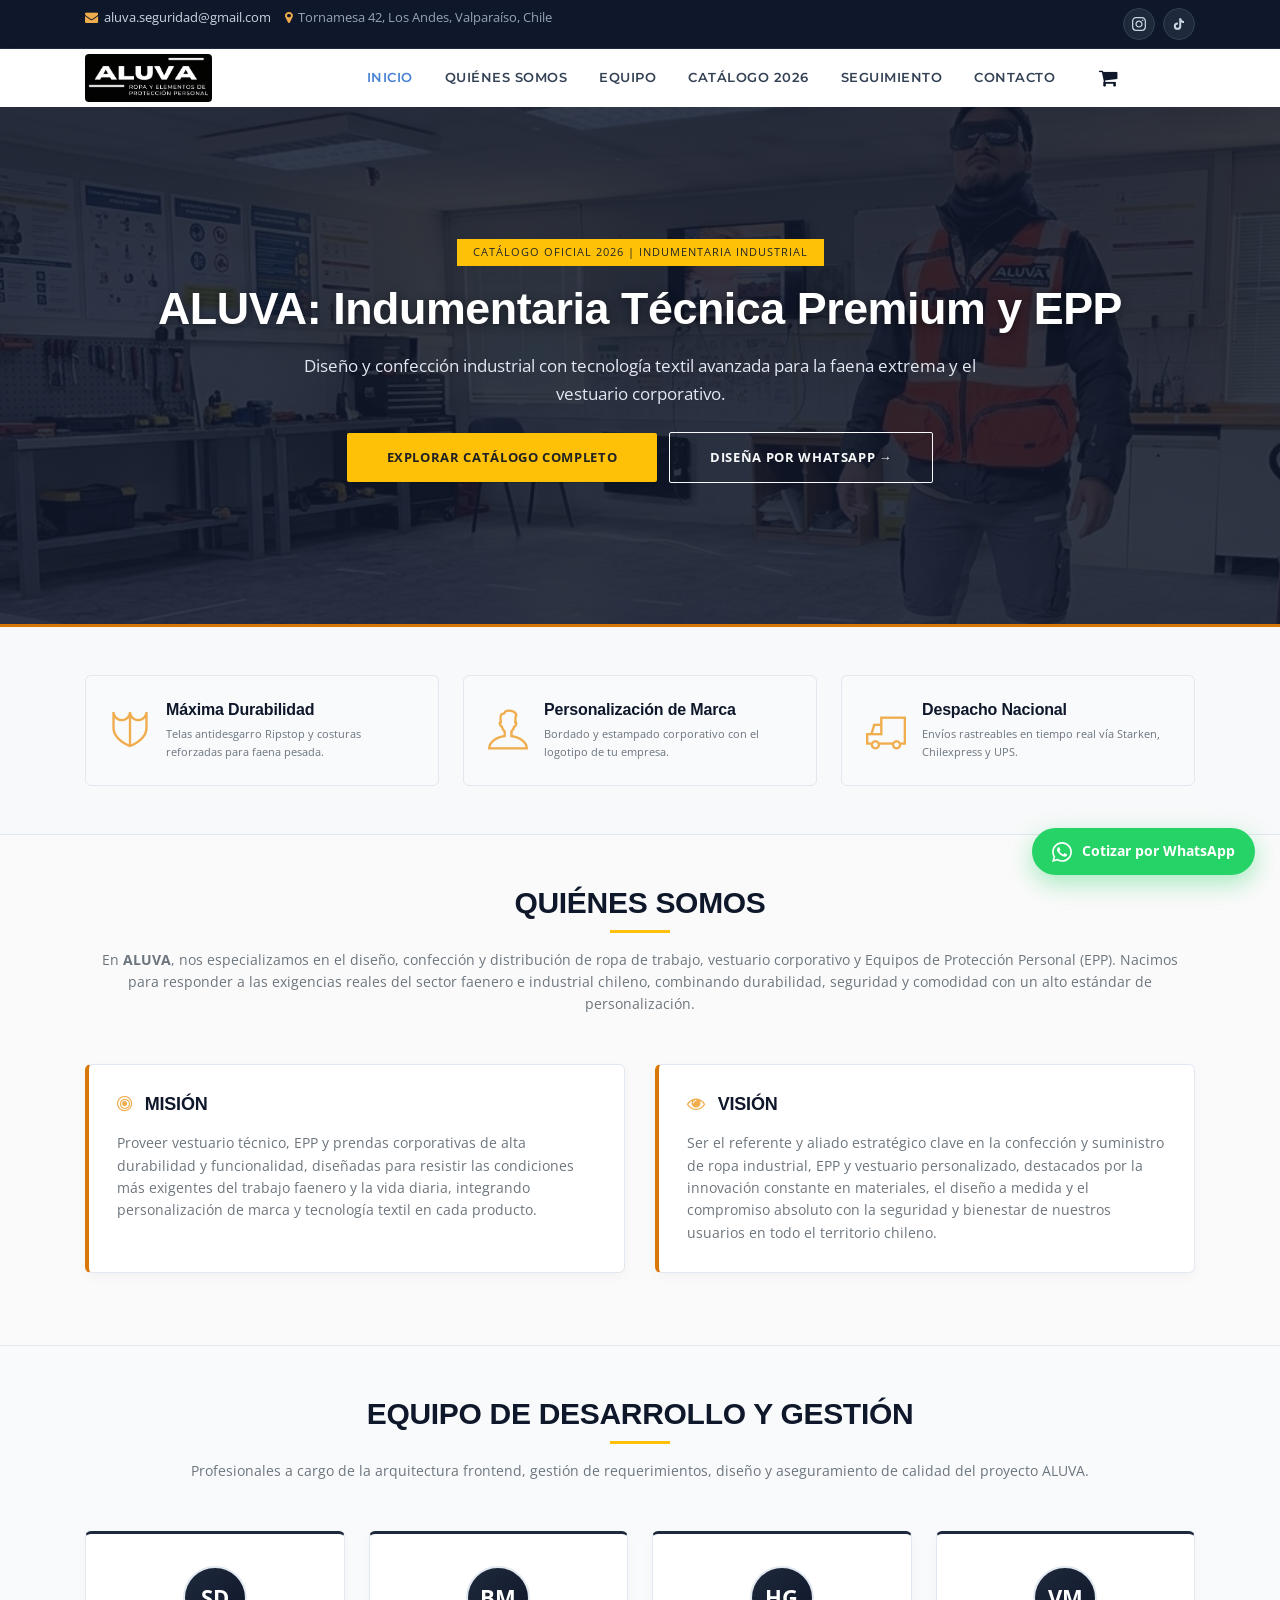
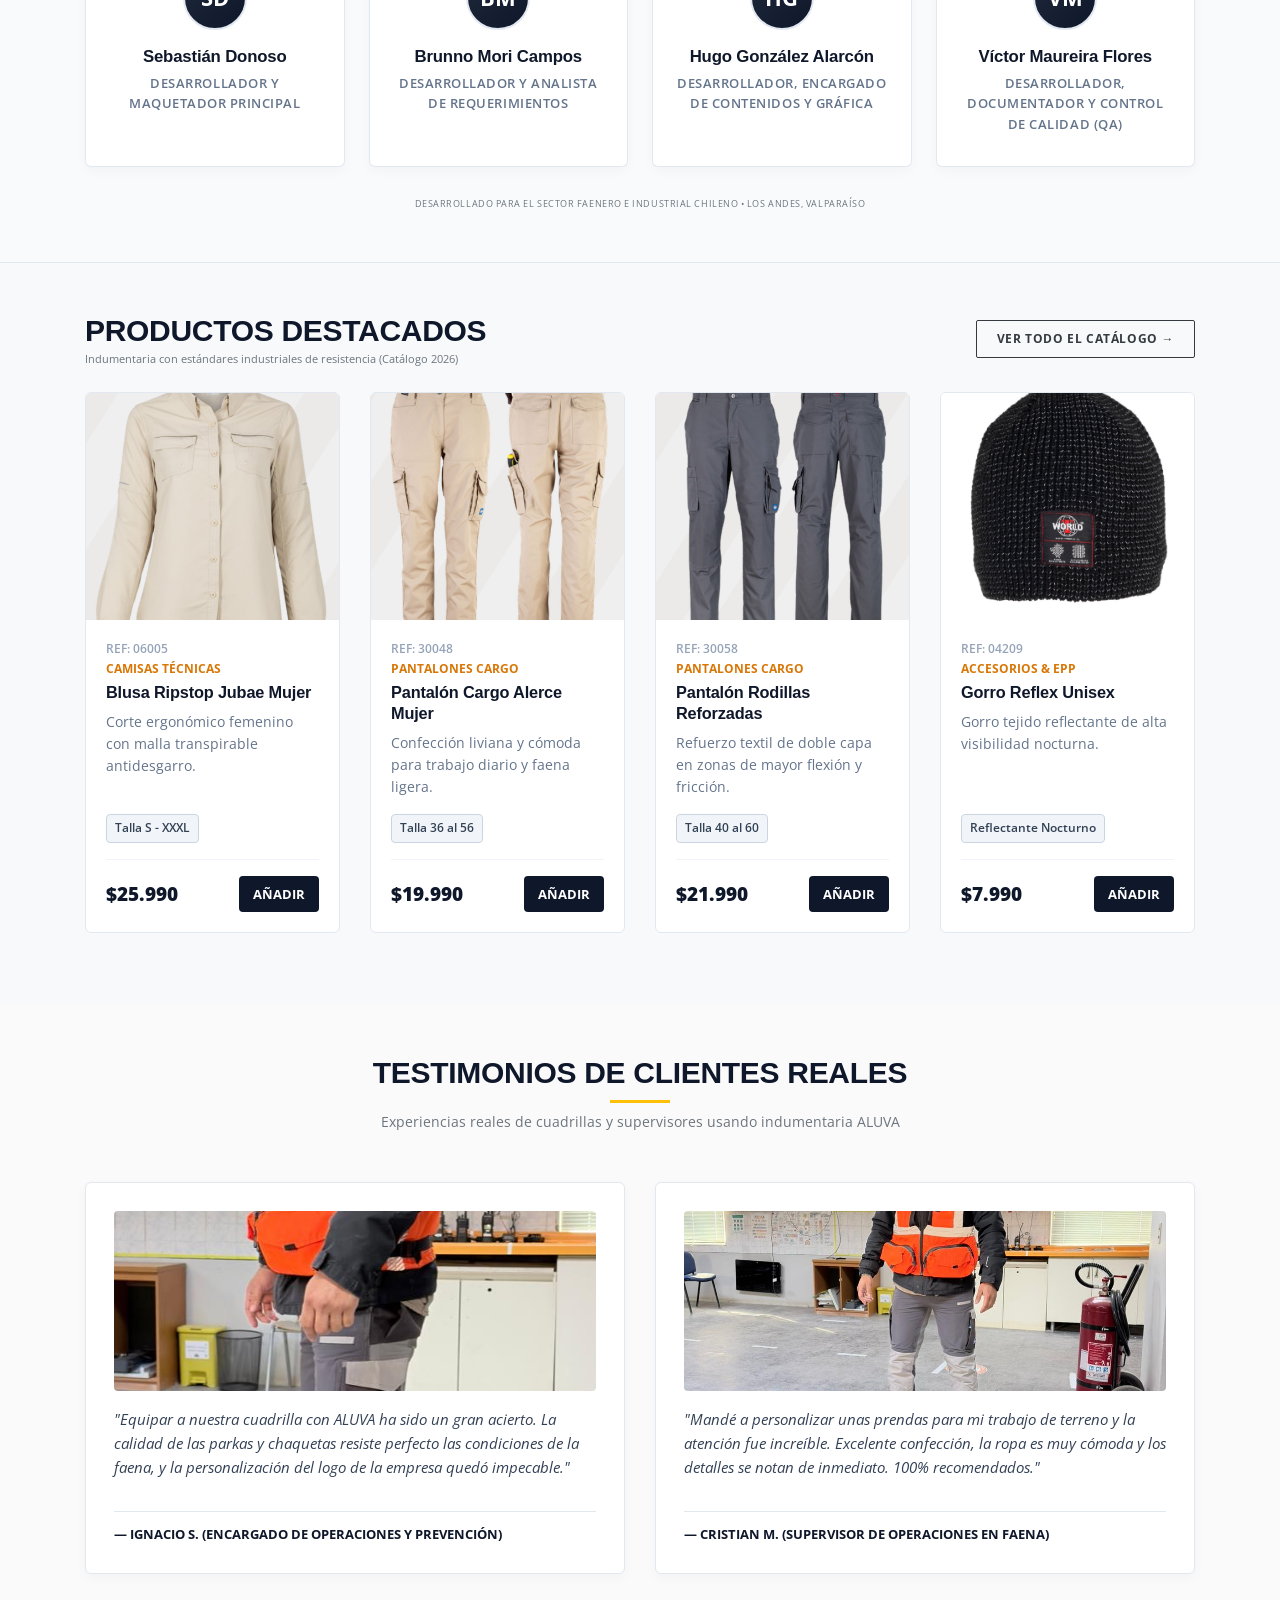
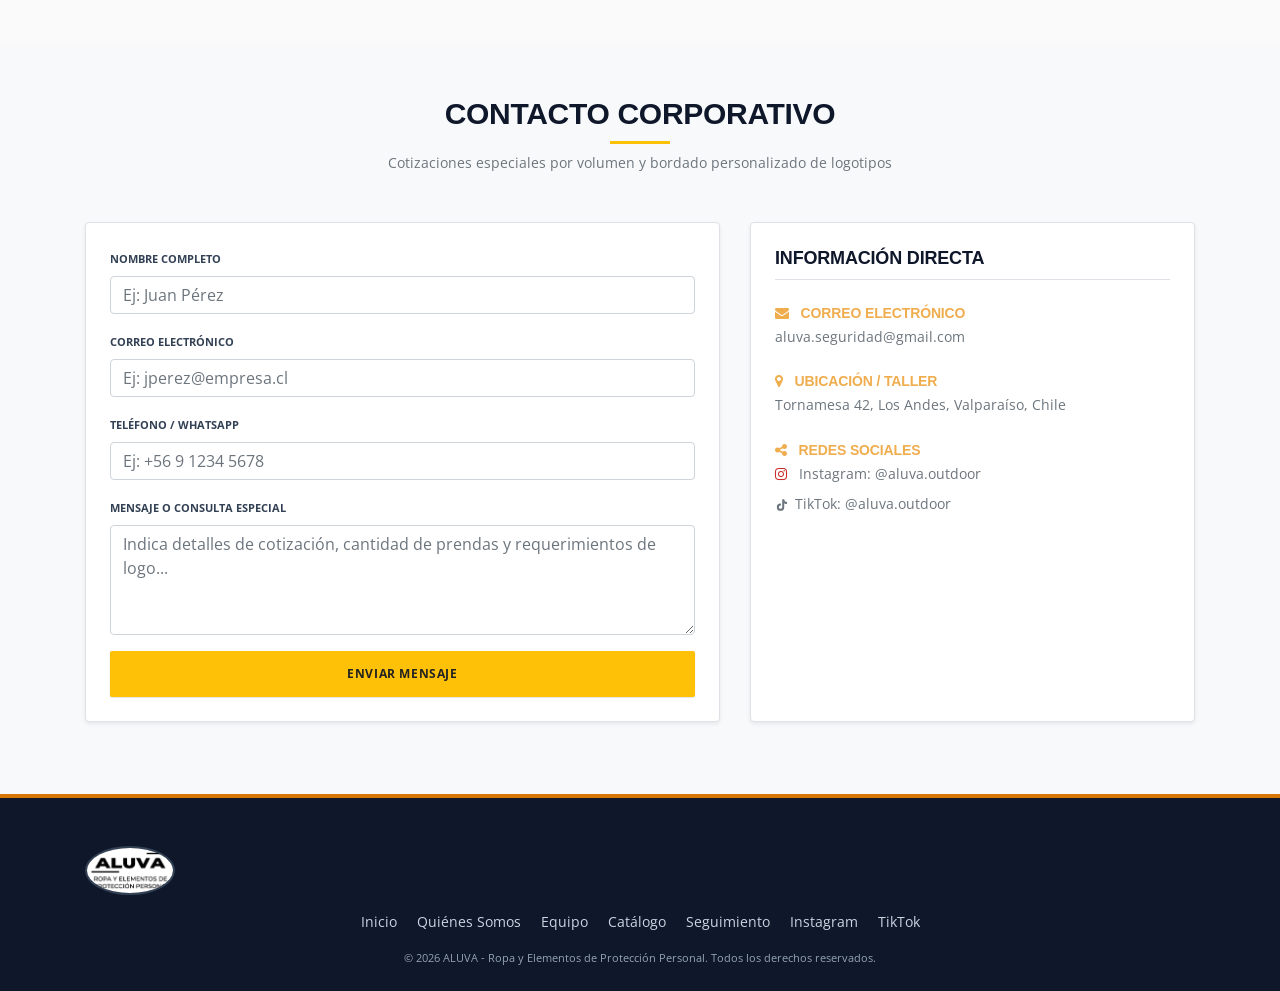
<file: index.html>
<!DOCTYPE html>
<html lang="es">
<head>
    <meta charset="utf-8">
    <meta name="viewport" content="width=device-width, initial-scale=1, shrink-to-fit=no">
    <meta name="description" content="ALUVA - Ropa de trabajo industrial premium, vestuario corporativo personalizado y elementos de protección personal (EPP).">
    <title>ALUVA - Indumentaria Técnica y Vestuario Corporativo Premium</title>
    
    <!-- Template & Plugins CSS -->
    <link href="css/plugins/plugins.css" rel="stylesheet">
    <link rel="stylesheet" type="text/css" href="revolution/css/settings.css">
    <link rel="stylesheet" type="text/css" href="revolution/css/layers.css">
    <link rel="stylesheet" type="text/css" href="revolution/css/navigation.css">
    <link href="css/shop-style.css" rel="stylesheet">
    
    <!-- ALUVA Custom Theme Overrides -->
    <link href="css/custom-aluva.css" rel="stylesheet">
</head>
<body>

    <div id="preloader">
        <div id="preloader-inner"></div>
    </div><!--/preloader-->

    <!-- BOTÓN FLOTANTE DE WHATSAPP -->
    <a href="https://wa.me/56912345678?text=Hola%20ALUVA,%20quisiera%20cotizar%20prendas%20personalizadas" target="_blank" rel="noopener" class="whatsapp-float-btn" title="Cotiza por WhatsApp">
        <svg viewBox="0 0 24 24">
            <path d="M.057 24l1.687-6.163c-1.041-1.804-1.588-3.849-1.587-5.946.003-6.556 5.338-11.891 11.893-11.891 3.181.001 6.167 1.24 8.413 3.488 2.245 2.248 3.481 5.236 3.48 8.414-.003 6.557-5.338 11.892-11.893 11.892-1.99-.001-3.951-.5-5.688-1.448l-6.305 1.654zm6.597-3.807c1.676.995 3.276 1.591 5.392 1.592 5.448 0 9.886-4.434 9.889-9.885.002-5.462-4.415-9.89-9.881-9.892-5.452 0-9.887 4.434-9.889 9.884-.001 2.225.651 3.891 1.746 5.634l-.999 3.648 3.742-.981zm11.387-5.464c-.074-.124-.272-.198-.57-.347-.297-.149-1.758-.868-2.031-.967-.272-.099-.47-.149-.669.149-.198.297-.768.967-.941 1.165-.173.198-.347.223-.644.074-.297-.149-1.255-.462-2.39-1.475-.883-.788-1.48-1.761-1.653-2.059-.173-.297-.018-.458.13-.606.134-.133.297-.347.446-.521.151-.172.2-.296.3-.495.099-.198.05-.372-.025-.521-.075-.148-.669-1.611-.916-2.206-.242-.579-.487-.501-.669-.51l-.57-.01c-.198 0-.52.074-.792.372s-1.04 1.016-1.04 2.479 1.065 2.876 1.213 3.074c.149.198 2.095 3.2 5.076 4.487.709.306 1.263.489 1.694.626.712.226 1.36.194 1.872.118.571-.085 1.758-.719 2.006-1.413.248-.695.248-1.29.173-1.414z"/>
        </svg>
        <span>Cotizar por WhatsApp</span>
    </a>

    <!-- TOP BAR CORPORATIVA -->
    <div class="top-bar clearfix light">
        <div class="container">
            <div class="float-sm-right">
                <ul class="top-social-list">
                    <li>
                        <a href="https://www.instagram.com/aluva.outdoor" target="_blank" rel="noopener" class="top-social-circle social-instagram" title="Instagram">
                            <svg width="14" height="14" viewBox="0 0 24 24" fill="currentColor">
                                <path d="M12 2.163c3.204 0 3.584.012 4.85.07 3.252.148 4.771 1.691 4.919 4.919.058 1.265.069 1.645.069 4.849 0 3.205-.012 3.584-.069 4.849-.149 3.225-1.664 4.771-4.919 4.919-1.266.058-1.644.07-4.85.07-3.204 0-3.584-.012-4.849-.07-3.26-.149-4.771-1.699-4.919-4.92-.058-1.265-.07-1.644-.07-4.849 0-3.204.013-3.583.07-4.849.149-3.227 1.664-4.771 4.919-4.919 1.266-.057 1.645-.069 4.849-.069zm0-2.163c-3.259 0-3.667.014-4.947.072-4.358.2-6.78 2.618-6.98 6.98-.059 1.281-.073 1.689-.073 4.948 0 3.259.014 3.668.072 4.948.2 4.358 2.618 6.78 6.98 6.98 1.281.058 1.689.072 4.948.072 3.259 0 3.668-.014 4.948-.072 4.354-.2 6.782-2.618 6.979-6.98.059-1.28.073-1.689.073-4.948 0-3.259-.014-3.667-.072-4.947-.196-4.354-2.617-6.78-6.979-6.98-1.281-.059-1.69-.073-4.949-.073zm0 5.838c-3.403 0-6.162 2.759-6.162 6.162s2.759 6.163 6.162 6.163 6.162-2.759 6.162-6.163c0-3.403-2.759-6.162-6.162-6.162zm0 10.162c-2.209 0-4-1.79-4-4 0-2.209 1.791-4 4-4s4 1.791 4 4c0 2.21-1.791 4-4 4zm6.406-11.845c-.796 0-1.441.645-1.441 1.44s.645 1.44 1.441 1.44c.795 0 1.439-.645 1.439-1.44s-.644-1.44-1.439-1.44z"/>
                            </svg>
                        </a>
                    </li>
                    <li>
                        <a href="https://www.tiktok.com/@aluva.outdoor" target="_blank" rel="noopener" class="top-social-circle social-tiktok" title="TikTok">
                            <svg width="14" height="14" viewBox="0 0 24 24" fill="currentColor">
                                <path d="M19.589 6.686a4.793 4.793 0 0 1-3.77-4.245V2h-3.445v13.672a2.896 2.896 0 1 1-2.896-2.896c.244 0 .48.03.707.087V9.387a6.326 6.326 0 0 0-.707-.04A6.34 6.34 0 1 0 15.818 15.68V8.92a8.212 8.212 0 0 0 4.771 1.516V7.001a4.832 4.832 0 0 1-1.000-.315z"/>
                            </svg>
                        </a>
                    </li>
                </ul>
            </div>
            <div class="float-sm-left">
                <ul class="top-contact-links">
                    <li>
                        <a href="mailto:aluva.seguridad@gmail.com" class="top-link-email">
                            <i class="fa fa-envelope text-warning"></i>
                            <span>aluva.seguridad@gmail.com</span>
                        </a>
                    </li>
                    <li class="top-location-item">
                        <i class="fa fa-map-marker text-warning"></i>
                        <span>Tornamesa 42, Los Andes, Valparaíso, Chile</span>
                    </li>
                </ul>
            </div>
        </div>
    </div>
    <!-- END TOP BAR -->

    <!-- CARRITO OFF-CANVAS ("TU PEDIDO") -->
    <aside class="pushy pushy-right">
        <div class="cart-header-title">
            <h3><i class="fa fa-shopping-bag text-warning"></i> Tu Pedido</h3>
            <span class="pushy-link-close" id="cart-close-pushy"><i class="fa fa-times"></i></span>
        </div>
        
        <div class="cart-body" id="cart-items-pushy">
            <!-- Artículos inyectados por cart.js -->
        </div>

        <div class="cart-footer-box">
            <div class="coupon-group">
                <input type="text" id="promo-input" placeholder="Cupón (ej: ALUVA10)">
                <button type="button" id="btn-apply-promo">Aplicar</button>
            </div>
            <div id="promo-feedback"></div>

            <div class="cart-totals-summary">
                <div>
                    <span>Subtotal:</span>
                    <strong id="cart-subtotal-val">$0</strong>
                </div>
                <div id="cart-discount-row" style="display: none;">
                    <span class="text-success">Descuento:</span>
                    <strong id="cart-discount-val" class="text-success">-$0</strong>
                </div>
                <div class="grand-total-line">
                    <span>Total Final:</span>
                    <strong id="cart-total-val">$0</strong>
                </div>
            </div>

            <button type="button" class="btn-checkout-aluva" id="btn-checkout-aluva">Finalizar Compra</button>
        </div>
    </aside>
    <div class="site-overlay"></div>

    <!-- NAVBAR PRINCIPAL DE NAVEGACIÓN -->
    <nav class="navbar navbar-expand-lg navbar-light bg-faded">
        <div class="container">
            <button class="navbar-toggler navbar-toggler-right" type="button" data-toggle="collapse" data-target="#navbarNavDropdown" aria-controls="navbarNavDropdown" aria-expanded="false" aria-label="Toggle navigation">
                <span class="navbar-toggler-icon"></span>
            </button>
            
            <a class="navbar-brand" href="#hero-banner">
                <img src="assets/images/banners/ALUVA_BWLOGOFLAT.bmp" alt="ALUVA Logo Oficial" class="official-brand-logo">
            </a>

            <div id="navbarNavDropdown" class="navbar-collapse collapse">
                <ul class="navbar-nav ml-auto align-items-center">
                    <li class="nav-item active">
                        <a class="nav-link" href="#hero-banner">Inicio</a>
                    </li>
                    <li class="nav-item">
                        <a class="nav-link" href="#nosotros">Quiénes Somos</a>
                    </li>
                    <li class="nav-item">
                        <a class="nav-link" href="#equipo">Equipo</a>
                    </li>
                    <li class="nav-item">
                        <a class="nav-link" href="catalogo.html">Catálogo 2026</a>
                    </li>
                    <li class="nav-item">
                        <a class="nav-link" href="seguimiento.html">Seguimiento</a>
                    </li>
                    <li class="nav-item">
                        <a class="nav-link" href="#contacto">Contacto</a>
                    </li>
                    <li class="nav-item ml-lg-3 nav-item-cart">
                        <button type="button" class="cart-trigger-btn" aria-label="Ver carrito Tu Pedido">
                            <i class="fa fa-shopping-cart"></i>
                            <span class="cart-badge-count">0</span>
                        </button>
                    </li>
                </ul>
            </div>
        </div>
    </nav>
    <!-- END NAVBAR -->

    <!-- HERO BANNER (EFECTO PARALLAX) -->
    <section id="hero-banner" class="hero-parallax-banner py-5 text-white text-center position-relative">
        <div class="container py-4">
            <span class="badge badge-warning text-uppercase px-3 py-2 mb-3" style="letter-spacing: 1px;">Catálogo Oficial 2026 | Indumentaria Industrial</span>
            <h1 class="display-4 font-weight-bold text-white mb-3">ALUVA: Indumentaria Técnica Premium y EPP</h1>
            <p class="lead text-light max-600 mx-auto mb-4">
                Diseño y confección industrial con tecnología textil avanzada para la faena extrema y el vestuario corporativo.
            </p>
            <div>
                <a href="catalogo.html" class="btn btn-warning btn-lg text-dark font-weight-bold text-uppercase px-4 mr-2 mb-2">Explorar Catálogo Completo</a>
                <a href="https://wa.me/56912345678?text=Hola%20ALUVA,%20quisiera%20personalizar%20mis%20prendas" target="_blank" rel="noopener" class="btn btn-outline-light btn-lg text-uppercase px-4 mb-2">Diseña por WhatsApp &rarr;</a>
            </div>
        </div>
    </section>
    <!-- END HERO BANNER -->

    <!-- PILARES / CARACTERÍSTICAS (CSS GRID & FLEXBOX) -->
    <section id="pilares-section" class="py-5 bg-light">
        <div class="container">
            <div class="pillars-grid-modern" id="pilares-grid">
                <div class="pilar-card-aluva">
                    <i class="ti-shield text-warning"></i>
                    <div>
                        <h5 class="mt-0 font-weight-bold mb-1">Máxima Durabilidad</h5>
                        <p class="mb-0 text-muted small">Telas antidesgarro Ripstop y costuras reforzadas para faena pesada.</p>
                    </div>
                </div>
                <div class="pilar-card-aluva">
                    <i class="ti-user text-warning"></i>
                    <div>
                        <h5 class="mt-0 font-weight-bold mb-1">Personalización de Marca</h5>
                        <p class="mb-0 text-muted small">Bordado y estampado corporativo con el logotipo de tu empresa.</p>
                    </div>
                </div>
                <div class="pilar-card-aluva">
                    <i class="ti-truck text-warning"></i>
                    <div>
                        <h5 class="mt-0 font-weight-bold mb-1">Despacho Nacional</h5>
                        <p class="mb-0 text-muted small">Envíos rastreables en tiempo real vía Starken, Chilexpress y UPS.</p>
                    </div>
                </div>
            </div>
        </div>
    </section>

    <main>
        <!-- SECCIÓN QUIÉNES SOMOS -->
        <section id="nosotros" class="py-5">
            <div class="container">
                <div class="text-center mb-5">
                    <h2 class="font-weight-bold text-uppercase mb-2">Quiénes Somos</h2>
                    <div class="bg-warning mx-auto" style="height: 3px; width: 60px;"></div>
                    <p class="text-muted mt-3 max-700 mx-auto">
                        En <strong>ALUVA</strong>, nos especializamos en el diseño, confección y distribución de ropa de trabajo, vestuario corporativo y Equipos de Protección Personal (EPP). Nacimos para responder a las exigencias reales del sector faenero e industrial chileno, combinando durabilidad, seguridad y comodidad con un alto estándar de personalización.
                    </p>
                </div>

                <div class="row">
                    <div class="col-md-6 mb-4">
                        <div class="info-card-aluva">
                            <h4 class="font-weight-bold text-uppercase mb-3"><i class="fa fa-bullseye text-warning mr-2"></i> Misión</h4>
                            <p class="text-secondary mb-0">
                                Proveer vestuario técnico, EPP y prendas corporativas de alta durabilidad y funcionalidad, diseñadas para resistir las condiciones más exigentes del trabajo faenero y la vida diaria, integrando personalización de marca y tecnología textil en cada producto.
                            </p>
                        </div>
                    </div>
                    <div class="col-md-6 mb-4">
                        <div class="info-card-aluva">
                            <h4 class="font-weight-bold text-uppercase mb-3"><i class="fa fa-eye text-warning mr-2"></i> Visión</h4>
                            <p class="text-secondary mb-0">
                                Ser el referente y aliado estratégico clave en la confección y suministro de ropa industrial, EPP y vestuario personalizado, destacados por la innovación constante en materiales, el diseño a medida y el compromiso absoluto con la seguridad y bienestar de nuestros usuarios en todo el territorio chileno.
                            </p>
                        </div>
                    </div>
                </div>
            </div>
        </section>

        <!-- SECCIÓN EQUIPO DE DESARROLLO Y GESTIÓN ALUVA -->
        <section id="equipo" class="py-5" style="background-color: #f8fafc; border-top: 1px solid #e2e8f0; border-bottom: 1px solid #e2e8f0;">
            <div class="container">
                <div class="text-center mb-5">
                    <h2 class="font-weight-bold text-uppercase mb-2">Equipo de Desarrollo y Gestión</h2>
                    <div class="bg-warning mx-auto" style="height: 3px; width: 60px;"></div>
                    <p class="text-muted mt-3 max-700 mx-auto">
                        Profesionales a cargo de la arquitectura frontend, gestión de requerimientos, diseño y aseguramiento de calidad del proyecto ALUVA.
                    </p>
                </div>

                <div class="team-grid-modern" id="team-grid">
                    <div class="team-card-aluva">
                        <div class="team-avatar-placeholder">SD</div>
                        <h5 class="team-name">Sebastián Donoso</h5>
                        <span class="team-role">Desarrollador y Maquetador Principal</span>
                    </div>
                    <div class="team-card-aluva">
                        <div class="team-avatar-placeholder">BM</div>
                        <h5 class="team-name">Brunno Mori Campos</h5>
                        <span class="team-role">Desarrollador y Analista de Requerimientos</span>
                    </div>
                    <div class="team-card-aluva">
                        <div class="team-avatar-placeholder">HG</div>
                        <h5 class="team-name">Hugo González Alarcón</h5>
                        <span class="team-role">Desarrollador, Encargado de Contenidos y Gráfica</span>
                    </div>
                    <div class="team-card-aluva">
                        <div class="team-avatar-placeholder">VM</div>
                        <h5 class="team-name">Víctor Maureira Flores</h5>
                        <span class="team-role">Desarrollador, Documentador y Control de Calidad (QA)</span>
                    </div>
                </div>

                <div class="text-center mt-4">
                    <small class="text-muted text-uppercase" style="letter-spacing: 0.06em;">Desarrollado para el sector faenero e industrial chileno &bull; Los Andes, Valparaíso</small>
                </div>
            </div>
        </section>

        <!-- PREVIEW DE CATÁLOGO DESTACADO -->
        <section id="productos-destacados" class="py-5 bg-light">
            <div class="container">
                <div class="d-flex justify-content-between align-items-center mb-4 flex-wrap">
                    <div class="mb-2 mb-md-0">
                        <h2 class="font-weight-bold text-uppercase mb-0">Productos Destacados</h2>
                        <p class="text-muted mb-0 small">Indumentaria con estándares industriales de resistencia (Catálogo 2026)</p>
                    </div>
                    <a href="catalogo.html" class="btn btn-outline-dark btn-sm text-uppercase">Ver Todo el Catálogo &rarr;</a>
                </div>

                <div class="row">
                    <!-- Producto 1 - Blusa Ripstop Jubae Mujer -->
                    <div class="col-md-3 col-sm-6 mb-4">
                        <div class="product-card-aluva" data-id="p6" data-title="Blusa Ripstop Jubae Mujer" data-price="25990" data-image="assets/images/productos/Blusa Ripstop Jubae Mujer.png">
                            <div class="product-thumb">
                                <img src="assets/images/productos/Blusa Ripstop Jubae Mujer.png" alt="Blusa Ripstop Jubae Mujer" onerror="this.onerror=null;this.src='https://images.unsplash.com/photo-1578632767115-351597cf2477?auto=format&amp;fit=crop&amp;w=600&amp;q=80';">
                            </div>
                            <div class="product-content">
                                <span class="product-ref">Ref: 06005</span>
                                <span class="product-category">Camisas Técnicas</span>
                                <h3 class="product-title">Blusa Ripstop Jubae Mujer</h3>
                                <p class="product-desc">Corte ergonómico femenino con malla transpirable antidesgarro.</p>
                                <span class="product-fabric-badge">Talla S - XXXL</span>
                                <div class="product-footer">
                                    <span class="price">$25.990</span>
                                    <button class="btn-add-cart-aluva">Añadir</button>
                                </div>
                            </div>
                        </div>
                    </div>

                    <!-- Producto 2 - Pantalón Cargo Alerce Mujer -->
                    <div class="col-md-3 col-sm-6 mb-4">
                        <div class="product-card-aluva" data-id="p7" data-title="Pantalón Cargo Alerce Mujer" data-price="19990" data-image="assets/images/productos/Pantalón Cargo Alerce Mujer.png">
                            <div class="product-thumb">
                                <img src="assets/images/productos/Pantalón Cargo Alerce Mujer.png" alt="Pantalón Cargo Alerce Mujer" onerror="this.onerror=null;this.src='https://images.unsplash.com/photo-1578632767115-351597cf2477?auto=format&amp;fit=crop&amp;w=600&amp;q=80';">
                            </div>
                            <div class="product-content">
                                <span class="product-ref">Ref: 30048</span>
                                <span class="product-category">Pantalones Cargo</span>
                                <h3 class="product-title">Pantalón Cargo Alerce Mujer</h3>
                                <p class="product-desc">Confección liviana y cómoda para trabajo diario y faena ligera.</p>
                                <span class="product-fabric-badge">Talla 36 al 56</span>
                                <div class="product-footer">
                                    <span class="price">$19.990</span>
                                    <button class="btn-add-cart-aluva">Añadir</button>
                                </div>
                            </div>
                        </div>
                    </div>

                    <!-- Producto 3 - Pantalón Cargo Rodillas Reforzadas -->
                    <div class="col-md-3 col-sm-6 mb-4">
                        <div class="product-card-aluva" data-id="p8" data-title="Pantalón Cargo Rodillas Reforzadas Hombre" data-price="21990" data-image="assets/images/productos/Pantalón cargo Rodillas Reforzadas Hombre.png">
                            <div class="product-thumb">
                                <img src="assets/images/productos/Pantalón cargo Rodillas Reforzadas Hombre.png" alt="Pantalón Cargo Rodillas Reforzadas" onerror="this.onerror=null;this.src='https://images.unsplash.com/photo-1578632767115-351597cf2477?auto=format&amp;fit=crop&amp;w=600&amp;q=80';">
                            </div>
                            <div class="product-content">
                                <span class="product-ref">Ref: 30058</span>
                                <span class="product-category">Pantalones Cargo</span>
                                <h3 class="product-title">Pantalón Rodillas Reforzadas</h3>
                                <p class="product-desc">Refuerzo textil de doble capa en zonas de mayor flexión y fricción.</p>
                                <span class="product-fabric-badge">Talla 40 al 60</span>
                                <div class="product-footer">
                                    <span class="price">$21.990</span>
                                    <button class="btn-add-cart-aluva">Añadir</button>
                                </div>
                            </div>
                        </div>
                    </div>

                    <!-- Producto 4 - Gorro Reflex Unisex -->
                    <div class="col-md-3 col-sm-6 mb-4">
                        <div class="product-card-aluva" data-id="p10" data-title="Gorro Reflex Unisex" data-price="7990" data-image="assets/images/productos/GORRO NEGRO.jpeg">
                            <div class="product-thumb">
                                <img src="assets/images/productos/GORRO NEGRO.jpeg" alt="Gorro Reflex Unisex" onerror="this.onerror=null;this.src='https://images.unsplash.com/photo-1578632767115-351597cf2477?auto=format&amp;fit=crop&amp;w=600&amp;q=80';">
                            </div>
                            <div class="product-content">
                                <span class="product-ref">Ref: 04209</span>
                                <span class="product-category">Accesorios &amp; EPP</span>
                                <h3 class="product-title">Gorro Reflex Unisex</h3>
                                <p class="product-desc">Gorro tejido reflectante de alta visibilidad nocturna.</p>
                                <span class="product-fabric-badge">Reflectante Nocturno</span>
                                <div class="product-footer">
                                    <span class="price">$7.990</span>
                                    <button class="btn-add-cart-aluva">Añadir</button>
                                </div>
                            </div>
                        </div>
                    </div>
                </div>
            </div>
        </section>

        <!-- SECCIÓN TESTIMONIOS CON CLIENTES REALES -->
        <section id="testimonios" class="py-5">
            <div class="container">
                <div class="text-center mb-5">
                    <h2 class="font-weight-bold text-uppercase mb-2">Testimonios de Clientes Reales</h2>
                    <div class="bg-warning mx-auto" style="height: 3px; width: 60px;"></div>
                    <p class="text-muted mt-2">Experiencias reales de cuadrillas y supervisores usando indumentaria ALUVA</p>
                </div>

                <div class="row">
                    <div class="col-md-6 mb-4">
                        <div class="testimonial-card-aluva">
                            <div class="testimonial-img-wrapper">
                                <img src="assets/images/a9a8a166-000b-46c7-9aef-7f3c1c3b0da5.jpeg" alt="Cliente usando pantalón industrial ALUVA">
                            </div>
                            <p>"Equipar a nuestra cuadrilla con ALUVA ha sido un gran acierto. La calidad de las parkas y chaquetas resiste perfecto las condiciones de la faena, y la personalización del logo de la empresa quedó impecable."</p>
                            <footer>— Ignacio S. (Encargado de Operaciones y Prevención)</footer>
                        </div>
                    </div>
                    <div class="col-md-6 mb-4">
                        <div class="testimonial-card-aluva">
                            <div class="testimonial-img-wrapper">
                                <img src="assets/images/fd35ad6f-01d9-41a0-8d4c-d09bdc1f770f.jpeg" alt="Cliente usando camisa Jubae ALUVA">
                            </div>
                            <p>"Mandé a personalizar unas prendas para mi trabajo de terreno y la atención fue increíble. Excelente confección, la ropa es muy cómoda y los detalles se notan de inmediato. 100% recomendados."</p>
                            <footer>— Cristian M. (Supervisor de Operaciones en Faena)</footer>
                        </div>
                    </div>
                </div>
            </div>
        </section>

        <!-- SECCIÓN CONTACTO CORPORATIVO -->
        <section id="contacto" class="py-5 bg-light">
            <div class="container">
                <div class="text-center mb-5">
                    <h2 class="font-weight-bold text-uppercase mb-2">Contacto Corporativo</h2>
                    <div class="bg-warning mx-auto" style="height: 3px; width: 60px;"></div>
                    <p class="text-muted mt-2">Cotizaciones especiales por volumen y bordado personalizado de logotipos</p>
                </div>

                <div class="row">
                    <div class="col-md-7 mb-4">
                        <form id="aluva-contact-form" class="bg-white p-4 rounded border shadow-sm">
                            <div class="form-group mb-3">
                                <label for="contact-name" class="font-weight-bold text-uppercase small">Nombre Completo</label>
                                <input type="text" id="contact-name" class="form-control" required placeholder="Ej: Juan Pérez">
                            </div>
                            <div class="form-group mb-3">
                                <label for="contact-email" class="font-weight-bold text-uppercase small">Correo Electrónico</label>
                                <input type="email" id="contact-email" class="form-control" required placeholder="Ej: jperez@empresa.cl">
                            </div>
                            <div class="form-group mb-3">
                                <label for="contact-phone" class="font-weight-bold text-uppercase small">Teléfono / WhatsApp</label>
                                <input type="tel" id="contact-phone" class="form-control" placeholder="Ej: +56 9 1234 5678">
                            </div>
                            <div class="form-group mb-3">
                                <label for="contact-message" class="font-weight-bold text-uppercase small">Mensaje o Consulta Especial</label>
                                <textarea id="contact-message" class="form-control" rows="4" placeholder="Indica detalles de cotización, cantidad de prendas y requerimientos de logo..."></textarea>
                            </div>
                            <button type="submit" class="btn btn-warning btn-block text-dark font-weight-bold text-uppercase">Enviar Mensaje</button>
                        </form>
                    </div>

                    <div class="col-md-5 mb-4">
                        <div class="bg-white p-4 rounded border shadow-sm h-100">
                            <h4 class="font-weight-bold text-uppercase mb-4 border-bottom pb-2">Información Directa</h4>
                            
                            <div class="mb-4">
                                <h6 class="font-weight-bold text-uppercase text-warning mb-1"><i class="fa fa-envelope mr-2"></i> Correo Electrónico</h6>
                                <p class="text-secondary"><a href="mailto:aluva.seguridad@gmail.com">aluva.seguridad@gmail.com</a></p>
                            </div>

                            <div class="mb-4">
                                <h6 class="font-weight-bold text-uppercase text-warning mb-1"><i class="fa fa-map-marker mr-2"></i> Ubicación / Taller</h6>
                                <p class="text-secondary mb-0">Tornamesa 42, Los Andes, Valparaíso, Chile</p>
                            </div>

                            <div>
                                <h6 class="font-weight-bold text-uppercase text-warning mb-1"><i class="fa fa-share-alt mr-2"></i> Redes Sociales</h6>
                                <ul class="list-unstyled text-secondary">
                                    <li class="mb-2"><a href="https://www.instagram.com/aluva.outdoor" target="_blank" rel="noopener"><i class="fa fa-instagram text-danger mr-2"></i> Instagram: @aluva.outdoor</a></li>
                                    <li>
                                        <a href="https://www.tiktok.com/@aluva.outdoor" target="_blank" rel="noopener" style="display: inline-flex; align-items: center; gap: 6px;">
                                            <svg width="14" height="14" viewBox="0 0 24 24" fill="currentColor" style="vertical-align: middle;">
                                                <path d="M19.589 6.686a4.793 4.793 0 0 1-3.77-4.245V2h-3.445v13.672a2.896 2.896 0 1 1-2.896-2.896c.244 0 .48.03.707.087V9.387a6.326 6.326 0 0 0-.707-.04A6.34 6.34 0 1 0 15.818 15.68V8.92a8.212 8.212 0 0 0 4.771 1.516V7.001a4.832 4.832 0 0 1-1.000-.315z"/>
                                            </svg>
                                            TikTok: @aluva.outdoor
                                        </a>
                                    </li>
                                </ul>
                            </div>
                        </div>
                    </div>
                </div>
            </div>
        </section>
    </main>

    <!-- FOOTER CORPORATIVO -->
    <footer class="footer-aluva">
        <div class="container text-center">
            <img src="assets/images/banners/ALUVA_WBLOGOFLAT.bmp" alt="Timbre Oficial ALUVA" class="footer-timbre-img mb-3" onerror="this.onerror=null;this.src='https://images.unsplash.com/photo-1578632767115-351597cf2477?auto=format&amp;fit=crop&amp;w=600&amp;q=80';">
            <ul class="list-inline mb-3">
                <li class="list-inline-item mr-3"><a href="#hero-banner">Inicio</a></li>
                <li class="list-inline-item mr-3"><a href="#nosotros">Quiénes Somos</a></li>
                <li class="list-inline-item mr-3"><a href="#equipo">Equipo</a></li>
                <li class="list-inline-item mr-3"><a href="catalogo.html">Catálogo</a></li>
                <li class="list-inline-item mr-3"><a href="seguimiento.html">Seguimiento</a></li>
                <li class="list-inline-item mr-3"><a href="https://www.instagram.com/aluva.outdoor" target="_blank" rel="noopener">Instagram</a></li>
                <li class="list-inline-item"><a href="https://www.tiktok.com/@aluva.outdoor" target="_blank" rel="noopener">TikTok</a></li>
            </ul>
            <p class="small mb-0">&copy; 2026 ALUVA - Ropa y Elementos de Protección Personal. Todos los derechos reservados.</p>
        </div>
    </footer>

    <!-- TEMPLATE & PLUGINS JS -->
    <script src="js/plugins/plugins.js"></script>
    <script src="js/assan.custom.js"></script>

    <!-- MÓDULOS DE LÓGICA PROPIA -->
    <script src="js/cart.js"></script>
    <script src="js/main.js"></script>
</body>
</html>
</file>
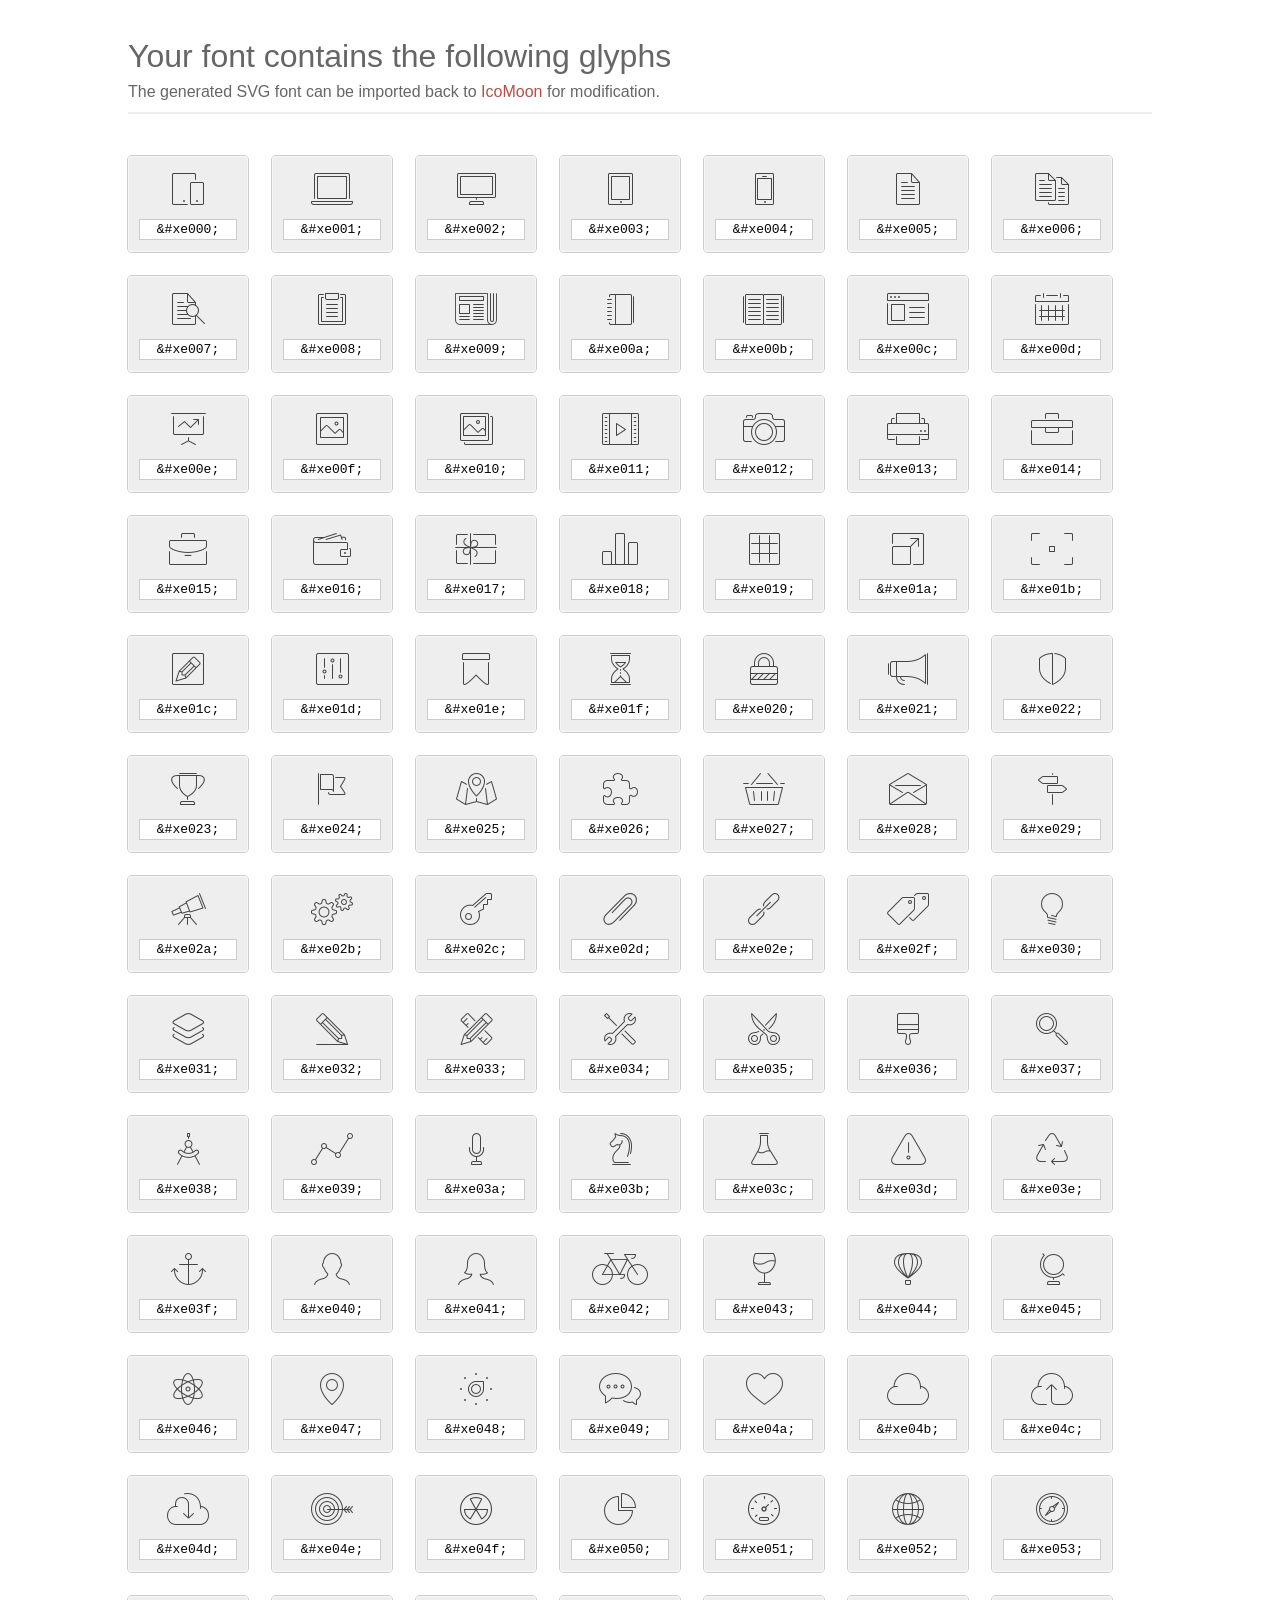
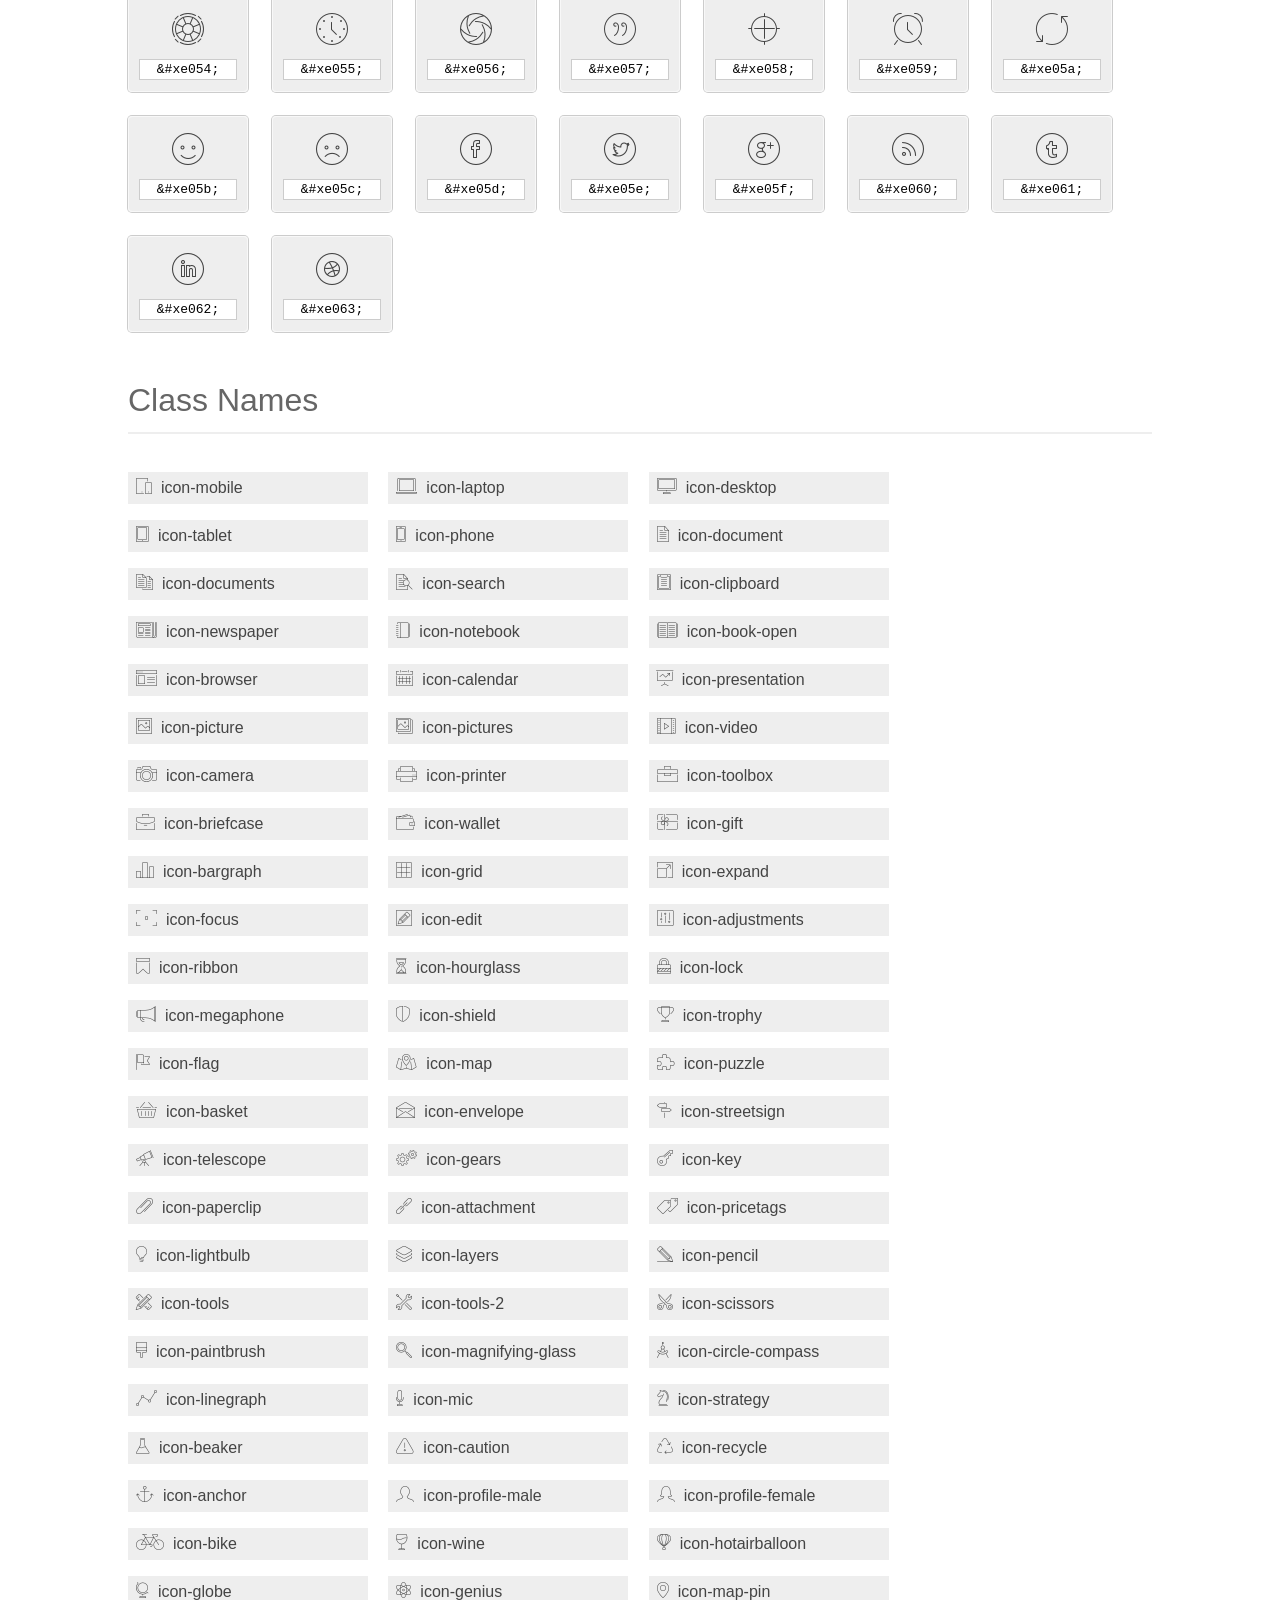
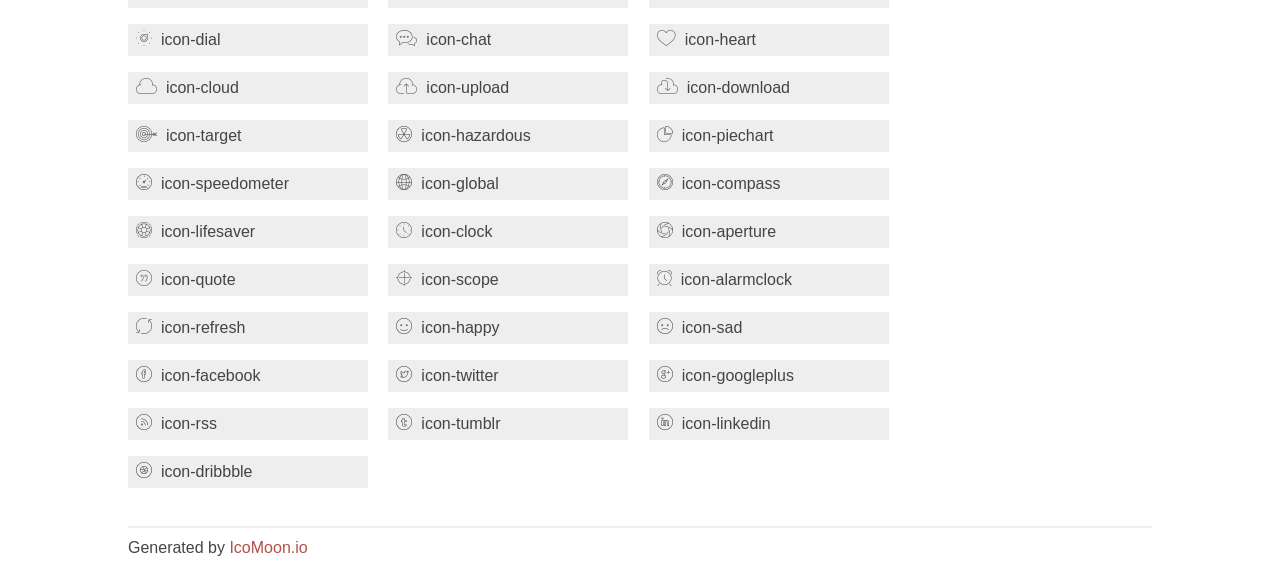
<file: et-line-font/index.html>
<!doctype html>
<html>
<head>
<title>Your Font/Glyphs</title>
<link rel="stylesheet" href="style.css" />
<!--[if lte IE 7]><script src="lte-ie7.js"></script><![endif]-->
<style>
	section, header, footer {display: block;}
	body {
		font-family: sans-serif;
		color: #444;
		line-height: 1.5;
		font-size: 1em;
	}
	* {
		-moz-box-sizing: border-box;
		-webkit-box-sizing: border-box;
		box-sizing: border-box;
		margin: 0;
		padding: 0;
	}
	.glyph {
		font-size: 16px;
		float: left;
		text-align: center;
		background: #eee;
		padding: .75em;
		margin: .75em 1.5em .75em 0;
		width: 7.5em;
		border-radius: .25em;
		box-shadow: inset 0 0 0 1px #f8f8f8, 0 0 0 1px #CCC;
	}
	.glyph input {
		font-family: consolas, monospace;
		font-size: 13px;
		width: 100%;
		text-align: center;
		border: 0;
		box-shadow: 0 0 0 1px #ccc;
		padding: .125em;
	}
	.w-main {
		width: 80%;
	}
	.centered {
		margin-left: auto;
		margin-right: auto;
	}
	.fs1 {
		font-size: 2em;
	}
	header {
		margin: 2em 0;
		padding-bottom: .5em;
		color: #666;
		box-shadow: 0 2px #eee;
	}
	header h1 {
		font-size: 2em;
		font-weight: normal;
	}
	.clearfix:before, .clearfix:after { content: ""; display: table; }
	.clearfix:after, .clear { clear: both; }
	footer {
		margin-top: 2em;
		padding: .5em 0;
		box-shadow: 0 -2px #eee;
	}
	a, a:visited {
		color: #B35047;
		text-decoration: none;
	}
	a:hover, a:focus {color: #000;}
	.box1 {
		font-size: 16px;
		display: inline-block;
		width: 15em;
		padding: .25em .5em;
		background: #eee;
		margin: .5em 1em .5em 0;
	}
</style>
</head>
<body>
	<div class="w-main centered">
	<section class="mtm clearfix" id="glyphs">
	<header>
		<h1>Your font contains the following glyphs</h1>
		<p>The generated SVG font can be imported back to <a href="http://icomoon.io/app">IcoMoon</a> for modification.</p>
	</header>
	<div class="glyph">
		<div class="fs1" aria-hidden="true" data-icon="&#xe000;"></div>
		<input type="text" readonly="readonly" value="&amp;#xe000;" />
	</div>
	<div class="glyph">
		<div class="fs1" aria-hidden="true" data-icon="&#xe001;"></div>
		<input type="text" readonly="readonly" value="&amp;#xe001;" />
	</div>
	<div class="glyph">
		<div class="fs1" aria-hidden="true" data-icon="&#xe002;"></div>
		<input type="text" readonly="readonly" value="&amp;#xe002;" />
	</div>
	<div class="glyph">
		<div class="fs1" aria-hidden="true" data-icon="&#xe003;"></div>
		<input type="text" readonly="readonly" value="&amp;#xe003;" />
	</div>
	<div class="glyph">
		<div class="fs1" aria-hidden="true" data-icon="&#xe004;"></div>
		<input type="text" readonly="readonly" value="&amp;#xe004;" />
	</div>
	<div class="glyph">
		<div class="fs1" aria-hidden="true" data-icon="&#xe005;"></div>
		<input type="text" readonly="readonly" value="&amp;#xe005;" />
	</div>
	<div class="glyph">
		<div class="fs1" aria-hidden="true" data-icon="&#xe006;"></div>
		<input type="text" readonly="readonly" value="&amp;#xe006;" />
	</div>
	<div class="glyph">
		<div class="fs1" aria-hidden="true" data-icon="&#xe007;"></div>
		<input type="text" readonly="readonly" value="&amp;#xe007;" />
	</div>
	<div class="glyph">
		<div class="fs1" aria-hidden="true" data-icon="&#xe008;"></div>
		<input type="text" readonly="readonly" value="&amp;#xe008;" />
	</div>
	<div class="glyph">
		<div class="fs1" aria-hidden="true" data-icon="&#xe009;"></div>
		<input type="text" readonly="readonly" value="&amp;#xe009;" />
	</div>
	<div class="glyph">
		<div class="fs1" aria-hidden="true" data-icon="&#xe00a;"></div>
		<input type="text" readonly="readonly" value="&amp;#xe00a;" />
	</div>
	<div class="glyph">
		<div class="fs1" aria-hidden="true" data-icon="&#xe00b;"></div>
		<input type="text" readonly="readonly" value="&amp;#xe00b;" />
	</div>
	<div class="glyph">
		<div class="fs1" aria-hidden="true" data-icon="&#xe00c;"></div>
		<input type="text" readonly="readonly" value="&amp;#xe00c;" />
	</div>
	<div class="glyph">
		<div class="fs1" aria-hidden="true" data-icon="&#xe00d;"></div>
		<input type="text" readonly="readonly" value="&amp;#xe00d;" />
	</div>
	<div class="glyph">
		<div class="fs1" aria-hidden="true" data-icon="&#xe00e;"></div>
		<input type="text" readonly="readonly" value="&amp;#xe00e;" />
	</div>
	<div class="glyph">
		<div class="fs1" aria-hidden="true" data-icon="&#xe00f;"></div>
		<input type="text" readonly="readonly" value="&amp;#xe00f;" />
	</div>
	<div class="glyph">
		<div class="fs1" aria-hidden="true" data-icon="&#xe010;"></div>
		<input type="text" readonly="readonly" value="&amp;#xe010;" />
	</div>
	<div class="glyph">
		<div class="fs1" aria-hidden="true" data-icon="&#xe011;"></div>
		<input type="text" readonly="readonly" value="&amp;#xe011;" />
	</div>
	<div class="glyph">
		<div class="fs1" aria-hidden="true" data-icon="&#xe012;"></div>
		<input type="text" readonly="readonly" value="&amp;#xe012;" />
	</div>
	<div class="glyph">
		<div class="fs1" aria-hidden="true" data-icon="&#xe013;"></div>
		<input type="text" readonly="readonly" value="&amp;#xe013;" />
	</div>
	<div class="glyph">
		<div class="fs1" aria-hidden="true" data-icon="&#xe014;"></div>
		<input type="text" readonly="readonly" value="&amp;#xe014;" />
	</div>
	<div class="glyph">
		<div class="fs1" aria-hidden="true" data-icon="&#xe015;"></div>
		<input type="text" readonly="readonly" value="&amp;#xe015;" />
	</div>
	<div class="glyph">
		<div class="fs1" aria-hidden="true" data-icon="&#xe016;"></div>
		<input type="text" readonly="readonly" value="&amp;#xe016;" />
	</div>
	<div class="glyph">
		<div class="fs1" aria-hidden="true" data-icon="&#xe017;"></div>
		<input type="text" readonly="readonly" value="&amp;#xe017;" />
	</div>
	<div class="glyph">
		<div class="fs1" aria-hidden="true" data-icon="&#xe018;"></div>
		<input type="text" readonly="readonly" value="&amp;#xe018;" />
	</div>
	<div class="glyph">
		<div class="fs1" aria-hidden="true" data-icon="&#xe019;"></div>
		<input type="text" readonly="readonly" value="&amp;#xe019;" />
	</div>
	<div class="glyph">
		<div class="fs1" aria-hidden="true" data-icon="&#xe01a;"></div>
		<input type="text" readonly="readonly" value="&amp;#xe01a;" />
	</div>
	<div class="glyph">
		<div class="fs1" aria-hidden="true" data-icon="&#xe01b;"></div>
		<input type="text" readonly="readonly" value="&amp;#xe01b;" />
	</div>
	<div class="glyph">
		<div class="fs1" aria-hidden="true" data-icon="&#xe01c;"></div>
		<input type="text" readonly="readonly" value="&amp;#xe01c;" />
	</div>
	<div class="glyph">
		<div class="fs1" aria-hidden="true" data-icon="&#xe01d;"></div>
		<input type="text" readonly="readonly" value="&amp;#xe01d;" />
	</div>
	<div class="glyph">
		<div class="fs1" aria-hidden="true" data-icon="&#xe01e;"></div>
		<input type="text" readonly="readonly" value="&amp;#xe01e;" />
	</div>
	<div class="glyph">
		<div class="fs1" aria-hidden="true" data-icon="&#xe01f;"></div>
		<input type="text" readonly="readonly" value="&amp;#xe01f;" />
	</div>
	<div class="glyph">
		<div class="fs1" aria-hidden="true" data-icon="&#xe020;"></div>
		<input type="text" readonly="readonly" value="&amp;#xe020;" />
	</div>
	<div class="glyph">
		<div class="fs1" aria-hidden="true" data-icon="&#xe021;"></div>
		<input type="text" readonly="readonly" value="&amp;#xe021;" />
	</div>
	<div class="glyph">
		<div class="fs1" aria-hidden="true" data-icon="&#xe022;"></div>
		<input type="text" readonly="readonly" value="&amp;#xe022;" />
	</div>
	<div class="glyph">
		<div class="fs1" aria-hidden="true" data-icon="&#xe023;"></div>
		<input type="text" readonly="readonly" value="&amp;#xe023;" />
	</div>
	<div class="glyph">
		<div class="fs1" aria-hidden="true" data-icon="&#xe024;"></div>
		<input type="text" readonly="readonly" value="&amp;#xe024;" />
	</div>
	<div class="glyph">
		<div class="fs1" aria-hidden="true" data-icon="&#xe025;"></div>
		<input type="text" readonly="readonly" value="&amp;#xe025;" />
	</div>
	<div class="glyph">
		<div class="fs1" aria-hidden="true" data-icon="&#xe026;"></div>
		<input type="text" readonly="readonly" value="&amp;#xe026;" />
	</div>
	<div class="glyph">
		<div class="fs1" aria-hidden="true" data-icon="&#xe027;"></div>
		<input type="text" readonly="readonly" value="&amp;#xe027;" />
	</div>
	<div class="glyph">
		<div class="fs1" aria-hidden="true" data-icon="&#xe028;"></div>
		<input type="text" readonly="readonly" value="&amp;#xe028;" />
	</div>
	<div class="glyph">
		<div class="fs1" aria-hidden="true" data-icon="&#xe029;"></div>
		<input type="text" readonly="readonly" value="&amp;#xe029;" />
	</div>
	<div class="glyph">
		<div class="fs1" aria-hidden="true" data-icon="&#xe02a;"></div>
		<input type="text" readonly="readonly" value="&amp;#xe02a;" />
	</div>
	<div class="glyph">
		<div class="fs1" aria-hidden="true" data-icon="&#xe02b;"></div>
		<input type="text" readonly="readonly" value="&amp;#xe02b;" />
	</div>
	<div class="glyph">
		<div class="fs1" aria-hidden="true" data-icon="&#xe02c;"></div>
		<input type="text" readonly="readonly" value="&amp;#xe02c;" />
	</div>
	<div class="glyph">
		<div class="fs1" aria-hidden="true" data-icon="&#xe02d;"></div>
		<input type="text" readonly="readonly" value="&amp;#xe02d;" />
	</div>
	<div class="glyph">
		<div class="fs1" aria-hidden="true" data-icon="&#xe02e;"></div>
		<input type="text" readonly="readonly" value="&amp;#xe02e;" />
	</div>
	<div class="glyph">
		<div class="fs1" aria-hidden="true" data-icon="&#xe02f;"></div>
		<input type="text" readonly="readonly" value="&amp;#xe02f;" />
	</div>
	<div class="glyph">
		<div class="fs1" aria-hidden="true" data-icon="&#xe030;"></div>
		<input type="text" readonly="readonly" value="&amp;#xe030;" />
	</div>
	<div class="glyph">
		<div class="fs1" aria-hidden="true" data-icon="&#xe031;"></div>
		<input type="text" readonly="readonly" value="&amp;#xe031;" />
	</div>
	<div class="glyph">
		<div class="fs1" aria-hidden="true" data-icon="&#xe032;"></div>
		<input type="text" readonly="readonly" value="&amp;#xe032;" />
	</div>
	<div class="glyph">
		<div class="fs1" aria-hidden="true" data-icon="&#xe033;"></div>
		<input type="text" readonly="readonly" value="&amp;#xe033;" />
	</div>
	<div class="glyph">
		<div class="fs1" aria-hidden="true" data-icon="&#xe034;"></div>
		<input type="text" readonly="readonly" value="&amp;#xe034;" />
	</div>
	<div class="glyph">
		<div class="fs1" aria-hidden="true" data-icon="&#xe035;"></div>
		<input type="text" readonly="readonly" value="&amp;#xe035;" />
	</div>
	<div class="glyph">
		<div class="fs1" aria-hidden="true" data-icon="&#xe036;"></div>
		<input type="text" readonly="readonly" value="&amp;#xe036;" />
	</div>
	<div class="glyph">
		<div class="fs1" aria-hidden="true" data-icon="&#xe037;"></div>
		<input type="text" readonly="readonly" value="&amp;#xe037;" />
	</div>
	<div class="glyph">
		<div class="fs1" aria-hidden="true" data-icon="&#xe038;"></div>
		<input type="text" readonly="readonly" value="&amp;#xe038;" />
	</div>
	<div class="glyph">
		<div class="fs1" aria-hidden="true" data-icon="&#xe039;"></div>
		<input type="text" readonly="readonly" value="&amp;#xe039;" />
	</div>
	<div class="glyph">
		<div class="fs1" aria-hidden="true" data-icon="&#xe03a;"></div>
		<input type="text" readonly="readonly" value="&amp;#xe03a;" />
	</div>
	<div class="glyph">
		<div class="fs1" aria-hidden="true" data-icon="&#xe03b;"></div>
		<input type="text" readonly="readonly" value="&amp;#xe03b;" />
	</div>
	<div class="glyph">
		<div class="fs1" aria-hidden="true" data-icon="&#xe03c;"></div>
		<input type="text" readonly="readonly" value="&amp;#xe03c;" />
	</div>
	<div class="glyph">
		<div class="fs1" aria-hidden="true" data-icon="&#xe03d;"></div>
		<input type="text" readonly="readonly" value="&amp;#xe03d;" />
	</div>
	<div class="glyph">
		<div class="fs1" aria-hidden="true" data-icon="&#xe03e;"></div>
		<input type="text" readonly="readonly" value="&amp;#xe03e;" />
	</div>
	<div class="glyph">
		<div class="fs1" aria-hidden="true" data-icon="&#xe03f;"></div>
		<input type="text" readonly="readonly" value="&amp;#xe03f;" />
	</div>
	<div class="glyph">
		<div class="fs1" aria-hidden="true" data-icon="&#xe040;"></div>
		<input type="text" readonly="readonly" value="&amp;#xe040;" />
	</div>
	<div class="glyph">
		<div class="fs1" aria-hidden="true" data-icon="&#xe041;"></div>
		<input type="text" readonly="readonly" value="&amp;#xe041;" />
	</div>
	<div class="glyph">
		<div class="fs1" aria-hidden="true" data-icon="&#xe042;"></div>
		<input type="text" readonly="readonly" value="&amp;#xe042;" />
	</div>
	<div class="glyph">
		<div class="fs1" aria-hidden="true" data-icon="&#xe043;"></div>
		<input type="text" readonly="readonly" value="&amp;#xe043;" />
	</div>
	<div class="glyph">
		<div class="fs1" aria-hidden="true" data-icon="&#xe044;"></div>
		<input type="text" readonly="readonly" value="&amp;#xe044;" />
	</div>
	<div class="glyph">
		<div class="fs1" aria-hidden="true" data-icon="&#xe045;"></div>
		<input type="text" readonly="readonly" value="&amp;#xe045;" />
	</div>
	<div class="glyph">
		<div class="fs1" aria-hidden="true" data-icon="&#xe046;"></div>
		<input type="text" readonly="readonly" value="&amp;#xe046;" />
	</div>
	<div class="glyph">
		<div class="fs1" aria-hidden="true" data-icon="&#xe047;"></div>
		<input type="text" readonly="readonly" value="&amp;#xe047;" />
	</div>
	<div class="glyph">
		<div class="fs1" aria-hidden="true" data-icon="&#xe048;"></div>
		<input type="text" readonly="readonly" value="&amp;#xe048;" />
	</div>
	<div class="glyph">
		<div class="fs1" aria-hidden="true" data-icon="&#xe049;"></div>
		<input type="text" readonly="readonly" value="&amp;#xe049;" />
	</div>
	<div class="glyph">
		<div class="fs1" aria-hidden="true" data-icon="&#xe04a;"></div>
		<input type="text" readonly="readonly" value="&amp;#xe04a;" />
	</div>
	<div class="glyph">
		<div class="fs1" aria-hidden="true" data-icon="&#xe04b;"></div>
		<input type="text" readonly="readonly" value="&amp;#xe04b;" />
	</div>
	<div class="glyph">
		<div class="fs1" aria-hidden="true" data-icon="&#xe04c;"></div>
		<input type="text" readonly="readonly" value="&amp;#xe04c;" />
	</div>
	<div class="glyph">
		<div class="fs1" aria-hidden="true" data-icon="&#xe04d;"></div>
		<input type="text" readonly="readonly" value="&amp;#xe04d;" />
	</div>
	<div class="glyph">
		<div class="fs1" aria-hidden="true" data-icon="&#xe04e;"></div>
		<input type="text" readonly="readonly" value="&amp;#xe04e;" />
	</div>
	<div class="glyph">
		<div class="fs1" aria-hidden="true" data-icon="&#xe04f;"></div>
		<input type="text" readonly="readonly" value="&amp;#xe04f;" />
	</div>
	<div class="glyph">
		<div class="fs1" aria-hidden="true" data-icon="&#xe050;"></div>
		<input type="text" readonly="readonly" value="&amp;#xe050;" />
	</div>
	<div class="glyph">
		<div class="fs1" aria-hidden="true" data-icon="&#xe051;"></div>
		<input type="text" readonly="readonly" value="&amp;#xe051;" />
	</div>
	<div class="glyph">
		<div class="fs1" aria-hidden="true" data-icon="&#xe052;"></div>
		<input type="text" readonly="readonly" value="&amp;#xe052;" />
	</div>
	<div class="glyph">
		<div class="fs1" aria-hidden="true" data-icon="&#xe053;"></div>
		<input type="text" readonly="readonly" value="&amp;#xe053;" />
	</div>
	<div class="glyph">
		<div class="fs1" aria-hidden="true" data-icon="&#xe054;"></div>
		<input type="text" readonly="readonly" value="&amp;#xe054;" />
	</div>
	<div class="glyph">
		<div class="fs1" aria-hidden="true" data-icon="&#xe055;"></div>
		<input type="text" readonly="readonly" value="&amp;#xe055;" />
	</div>
	<div class="glyph">
		<div class="fs1" aria-hidden="true" data-icon="&#xe056;"></div>
		<input type="text" readonly="readonly" value="&amp;#xe056;" />
	</div>
	<div class="glyph">
		<div class="fs1" aria-hidden="true" data-icon="&#xe057;"></div>
		<input type="text" readonly="readonly" value="&amp;#xe057;" />
	</div>
	<div class="glyph">
		<div class="fs1" aria-hidden="true" data-icon="&#xe058;"></div>
		<input type="text" readonly="readonly" value="&amp;#xe058;" />
	</div>
	<div class="glyph">
		<div class="fs1" aria-hidden="true" data-icon="&#xe059;"></div>
		<input type="text" readonly="readonly" value="&amp;#xe059;" />
	</div>
	<div class="glyph">
		<div class="fs1" aria-hidden="true" data-icon="&#xe05a;"></div>
		<input type="text" readonly="readonly" value="&amp;#xe05a;" />
	</div>
	<div class="glyph">
		<div class="fs1" aria-hidden="true" data-icon="&#xe05b;"></div>
		<input type="text" readonly="readonly" value="&amp;#xe05b;" />
	</div>
	<div class="glyph">
		<div class="fs1" aria-hidden="true" data-icon="&#xe05c;"></div>
		<input type="text" readonly="readonly" value="&amp;#xe05c;" />
	</div>
	<div class="glyph">
		<div class="fs1" aria-hidden="true" data-icon="&#xe05d;"></div>
		<input type="text" readonly="readonly" value="&amp;#xe05d;" />
	</div>
	<div class="glyph">
		<div class="fs1" aria-hidden="true" data-icon="&#xe05e;"></div>
		<input type="text" readonly="readonly" value="&amp;#xe05e;" />
	</div>
	<div class="glyph">
		<div class="fs1" aria-hidden="true" data-icon="&#xe05f;"></div>
		<input type="text" readonly="readonly" value="&amp;#xe05f;" />
	</div>
	<div class="glyph">
		<div class="fs1" aria-hidden="true" data-icon="&#xe060;"></div>
		<input type="text" readonly="readonly" value="&amp;#xe060;" />
	</div>
	<div class="glyph">
		<div class="fs1" aria-hidden="true" data-icon="&#xe061;"></div>
		<input type="text" readonly="readonly" value="&amp;#xe061;" />
	</div>
	<div class="glyph">
		<div class="fs1" aria-hidden="true" data-icon="&#xe062;"></div>
		<input type="text" readonly="readonly" value="&amp;#xe062;" />
	</div>
	<div class="glyph">
		<div class="fs1" aria-hidden="true" data-icon="&#xe063;"></div>
		<input type="text" readonly="readonly" value="&amp;#xe063;" />
	</div>
	</section>
	<div class="clear"></div>
	<section class="mtm clearfix" id="glyphs">
	<header>
		<h1>Class Names</h1>
	</header>
	<span class="box1">
		<span aria-hidden="true" class="icon-mobile"></span>
		&nbsp;icon-mobile
	</span>
	<span class="box1">
		<span aria-hidden="true" class="icon-laptop"></span>
		&nbsp;icon-laptop
	</span>
	<span class="box1">
		<span aria-hidden="true" class="icon-desktop"></span>
		&nbsp;icon-desktop
	</span>
	<span class="box1">
		<span aria-hidden="true" class="icon-tablet"></span>
		&nbsp;icon-tablet
	</span>
	<span class="box1">
		<span aria-hidden="true" class="icon-phone"></span>
		&nbsp;icon-phone
	</span>
	<span class="box1">
		<span aria-hidden="true" class="icon-document"></span>
		&nbsp;icon-document
	</span>
	<span class="box1">
		<span aria-hidden="true" class="icon-documents"></span>
		&nbsp;icon-documents
	</span>
	<span class="box1">
		<span aria-hidden="true" class="icon-search"></span>
		&nbsp;icon-search
	</span>
	<span class="box1">
		<span aria-hidden="true" class="icon-clipboard"></span>
		&nbsp;icon-clipboard
	</span>
	<span class="box1">
		<span aria-hidden="true" class="icon-newspaper"></span>
		&nbsp;icon-newspaper
	</span>
	<span class="box1">
		<span aria-hidden="true" class="icon-notebook"></span>
		&nbsp;icon-notebook
	</span>
	<span class="box1">
		<span aria-hidden="true" class="icon-book-open"></span>
		&nbsp;icon-book-open
	</span>
	<span class="box1">
		<span aria-hidden="true" class="icon-browser"></span>
		&nbsp;icon-browser
	</span>
	<span class="box1">
		<span aria-hidden="true" class="icon-calendar"></span>
		&nbsp;icon-calendar
	</span>
	<span class="box1">
		<span aria-hidden="true" class="icon-presentation"></span>
		&nbsp;icon-presentation
	</span>
	<span class="box1">
		<span aria-hidden="true" class="icon-picture"></span>
		&nbsp;icon-picture
	</span>
	<span class="box1">
		<span aria-hidden="true" class="icon-pictures"></span>
		&nbsp;icon-pictures
	</span>
	<span class="box1">
		<span aria-hidden="true" class="icon-video"></span>
		&nbsp;icon-video
	</span>
	<span class="box1">
		<span aria-hidden="true" class="icon-camera"></span>
		&nbsp;icon-camera
	</span>
	<span class="box1">
		<span aria-hidden="true" class="icon-printer"></span>
		&nbsp;icon-printer
	</span>
	<span class="box1">
		<span aria-hidden="true" class="icon-toolbox"></span>
		&nbsp;icon-toolbox
	</span>
	<span class="box1">
		<span aria-hidden="true" class="icon-briefcase"></span>
		&nbsp;icon-briefcase
	</span>
	<span class="box1">
		<span aria-hidden="true" class="icon-wallet"></span>
		&nbsp;icon-wallet
	</span>
	<span class="box1">
		<span aria-hidden="true" class="icon-gift"></span>
		&nbsp;icon-gift
	</span>
	<span class="box1">
		<span aria-hidden="true" class="icon-bargraph"></span>
		&nbsp;icon-bargraph
	</span>
	<span class="box1">
		<span aria-hidden="true" class="icon-grid"></span>
		&nbsp;icon-grid
	</span>
	<span class="box1">
		<span aria-hidden="true" class="icon-expand"></span>
		&nbsp;icon-expand
	</span>
	<span class="box1">
		<span aria-hidden="true" class="icon-focus"></span>
		&nbsp;icon-focus
	</span>
	<span class="box1">
		<span aria-hidden="true" class="icon-edit"></span>
		&nbsp;icon-edit
	</span>
	<span class="box1">
		<span aria-hidden="true" class="icon-adjustments"></span>
		&nbsp;icon-adjustments
	</span>
	<span class="box1">
		<span aria-hidden="true" class="icon-ribbon"></span>
		&nbsp;icon-ribbon
	</span>
	<span class="box1">
		<span aria-hidden="true" class="icon-hourglass"></span>
		&nbsp;icon-hourglass
	</span>
	<span class="box1">
		<span aria-hidden="true" class="icon-lock"></span>
		&nbsp;icon-lock
	</span>
	<span class="box1">
		<span aria-hidden="true" class="icon-megaphone"></span>
		&nbsp;icon-megaphone
	</span>
	<span class="box1">
		<span aria-hidden="true" class="icon-shield"></span>
		&nbsp;icon-shield
	</span>
	<span class="box1">
		<span aria-hidden="true" class="icon-trophy"></span>
		&nbsp;icon-trophy
	</span>
	<span class="box1">
		<span aria-hidden="true" class="icon-flag"></span>
		&nbsp;icon-flag
	</span>
	<span class="box1">
		<span aria-hidden="true" class="icon-map"></span>
		&nbsp;icon-map
	</span>
	<span class="box1">
		<span aria-hidden="true" class="icon-puzzle"></span>
		&nbsp;icon-puzzle
	</span>
	<span class="box1">
		<span aria-hidden="true" class="icon-basket"></span>
		&nbsp;icon-basket
	</span>
	<span class="box1">
		<span aria-hidden="true" class="icon-envelope"></span>
		&nbsp;icon-envelope
	</span>
	<span class="box1">
		<span aria-hidden="true" class="icon-streetsign"></span>
		&nbsp;icon-streetsign
	</span>
	<span class="box1">
		<span aria-hidden="true" class="icon-telescope"></span>
		&nbsp;icon-telescope
	</span>
	<span class="box1">
		<span aria-hidden="true" class="icon-gears"></span>
		&nbsp;icon-gears
	</span>
	<span class="box1">
		<span aria-hidden="true" class="icon-key"></span>
		&nbsp;icon-key
	</span>
	<span class="box1">
		<span aria-hidden="true" class="icon-paperclip"></span>
		&nbsp;icon-paperclip
	</span>
	<span class="box1">
		<span aria-hidden="true" class="icon-attachment"></span>
		&nbsp;icon-attachment
	</span>
	<span class="box1">
		<span aria-hidden="true" class="icon-pricetags"></span>
		&nbsp;icon-pricetags
	</span>
	<span class="box1">
		<span aria-hidden="true" class="icon-lightbulb"></span>
		&nbsp;icon-lightbulb
	</span>
	<span class="box1">
		<span aria-hidden="true" class="icon-layers"></span>
		&nbsp;icon-layers
	</span>
	<span class="box1">
		<span aria-hidden="true" class="icon-pencil"></span>
		&nbsp;icon-pencil
	</span>
	<span class="box1">
		<span aria-hidden="true" class="icon-tools"></span>
		&nbsp;icon-tools
	</span>
	<span class="box1">
		<span aria-hidden="true" class="icon-tools-2"></span>
		&nbsp;icon-tools-2
	</span>
	<span class="box1">
		<span aria-hidden="true" class="icon-scissors"></span>
		&nbsp;icon-scissors
	</span>
	<span class="box1">
		<span aria-hidden="true" class="icon-paintbrush"></span>
		&nbsp;icon-paintbrush
	</span>
	<span class="box1">
		<span aria-hidden="true" class="icon-magnifying-glass"></span>
		&nbsp;icon-magnifying-glass
	</span>
	<span class="box1">
		<span aria-hidden="true" class="icon-circle-compass"></span>
		&nbsp;icon-circle-compass
	</span>
	<span class="box1">
		<span aria-hidden="true" class="icon-linegraph"></span>
		&nbsp;icon-linegraph
	</span>
	<span class="box1">
		<span aria-hidden="true" class="icon-mic"></span>
		&nbsp;icon-mic
	</span>
	<span class="box1">
		<span aria-hidden="true" class="icon-strategy"></span>
		&nbsp;icon-strategy
	</span>
	<span class="box1">
		<span aria-hidden="true" class="icon-beaker"></span>
		&nbsp;icon-beaker
	</span>
	<span class="box1">
		<span aria-hidden="true" class="icon-caution"></span>
		&nbsp;icon-caution
	</span>
	<span class="box1">
		<span aria-hidden="true" class="icon-recycle"></span>
		&nbsp;icon-recycle
	</span>
	<span class="box1">
		<span aria-hidden="true" class="icon-anchor"></span>
		&nbsp;icon-anchor
	</span>
	<span class="box1">
		<span aria-hidden="true" class="icon-profile-male"></span>
		&nbsp;icon-profile-male
	</span>
	<span class="box1">
		<span aria-hidden="true" class="icon-profile-female"></span>
		&nbsp;icon-profile-female
	</span>
	<span class="box1">
		<span aria-hidden="true" class="icon-bike"></span>
		&nbsp;icon-bike
	</span>
	<span class="box1">
		<span aria-hidden="true" class="icon-wine"></span>
		&nbsp;icon-wine
	</span>
	<span class="box1">
		<span aria-hidden="true" class="icon-hotairballoon"></span>
		&nbsp;icon-hotairballoon
	</span>
	<span class="box1">
		<span aria-hidden="true" class="icon-globe"></span>
		&nbsp;icon-globe
	</span>
	<span class="box1">
		<span aria-hidden="true" class="icon-genius"></span>
		&nbsp;icon-genius
	</span>
	<span class="box1">
		<span aria-hidden="true" class="icon-map-pin"></span>
		&nbsp;icon-map-pin
	</span>
	<span class="box1">
		<span aria-hidden="true" class="icon-dial"></span>
		&nbsp;icon-dial
	</span>
	<span class="box1">
		<span aria-hidden="true" class="icon-chat"></span>
		&nbsp;icon-chat
	</span>
	<span class="box1">
		<span aria-hidden="true" class="icon-heart"></span>
		&nbsp;icon-heart
	</span>
	<span class="box1">
		<span aria-hidden="true" class="icon-cloud"></span>
		&nbsp;icon-cloud
	</span>
	<span class="box1">
		<span aria-hidden="true" class="icon-upload"></span>
		&nbsp;icon-upload
	</span>
	<span class="box1">
		<span aria-hidden="true" class="icon-download"></span>
		&nbsp;icon-download
	</span>
	<span class="box1">
		<span aria-hidden="true" class="icon-target"></span>
		&nbsp;icon-target
	</span>
	<span class="box1">
		<span aria-hidden="true" class="icon-hazardous"></span>
		&nbsp;icon-hazardous
	</span>
	<span class="box1">
		<span aria-hidden="true" class="icon-piechart"></span>
		&nbsp;icon-piechart
	</span>
	<span class="box1">
		<span aria-hidden="true" class="icon-speedometer"></span>
		&nbsp;icon-speedometer
	</span>
	<span class="box1">
		<span aria-hidden="true" class="icon-global"></span>
		&nbsp;icon-global
	</span>
	<span class="box1">
		<span aria-hidden="true" class="icon-compass"></span>
		&nbsp;icon-compass
	</span>
	<span class="box1">
		<span aria-hidden="true" class="icon-lifesaver"></span>
		&nbsp;icon-lifesaver
	</span>
	<span class="box1">
		<span aria-hidden="true" class="icon-clock"></span>
		&nbsp;icon-clock
	</span>
	<span class="box1">
		<span aria-hidden="true" class="icon-aperture"></span>
		&nbsp;icon-aperture
	</span>
	<span class="box1">
		<span aria-hidden="true" class="icon-quote"></span>
		&nbsp;icon-quote
	</span>
	<span class="box1">
		<span aria-hidden="true" class="icon-scope"></span>
		&nbsp;icon-scope
	</span>
	<span class="box1">
		<span aria-hidden="true" class="icon-alarmclock"></span>
		&nbsp;icon-alarmclock
	</span>
	<span class="box1">
		<span aria-hidden="true" class="icon-refresh"></span>
		&nbsp;icon-refresh
	</span>
	<span class="box1">
		<span aria-hidden="true" class="icon-happy"></span>
		&nbsp;icon-happy
	</span>
	<span class="box1">
		<span aria-hidden="true" class="icon-sad"></span>
		&nbsp;icon-sad
	</span>
	<span class="box1">
		<span aria-hidden="true" class="icon-facebook"></span>
		&nbsp;icon-facebook
	</span>
	<span class="box1">
		<span aria-hidden="true" class="icon-twitter"></span>
		&nbsp;icon-twitter
	</span>
	<span class="box1">
		<span aria-hidden="true" class="icon-googleplus"></span>
		&nbsp;icon-googleplus
	</span>
	<span class="box1">
		<span aria-hidden="true" class="icon-rss"></span>
		&nbsp;icon-rss
	</span>
	<span class="box1">
		<span aria-hidden="true" class="icon-tumblr"></span>
		&nbsp;icon-tumblr
	</span>
	<span class="box1">
		<span aria-hidden="true" class="icon-linkedin"></span>
		&nbsp;icon-linkedin
	</span>
	<span class="box1">
		<span aria-hidden="true" class="icon-dribbble"></span>
		&nbsp;icon-dribbble
	</span>
	</section>
	<footer>
		<p>Generated by <a href="http://icomoon.io">IcoMoon.io</a></p>
	</footer>
	</div>
	<script>
	document.getElementById("glyphs").addEventListener("click", function(e) {
		var target = e.target;
		if (target.tagName === "INPUT") {
			target.select();
		}
	});
	</script>
</body>
</html>
</file>
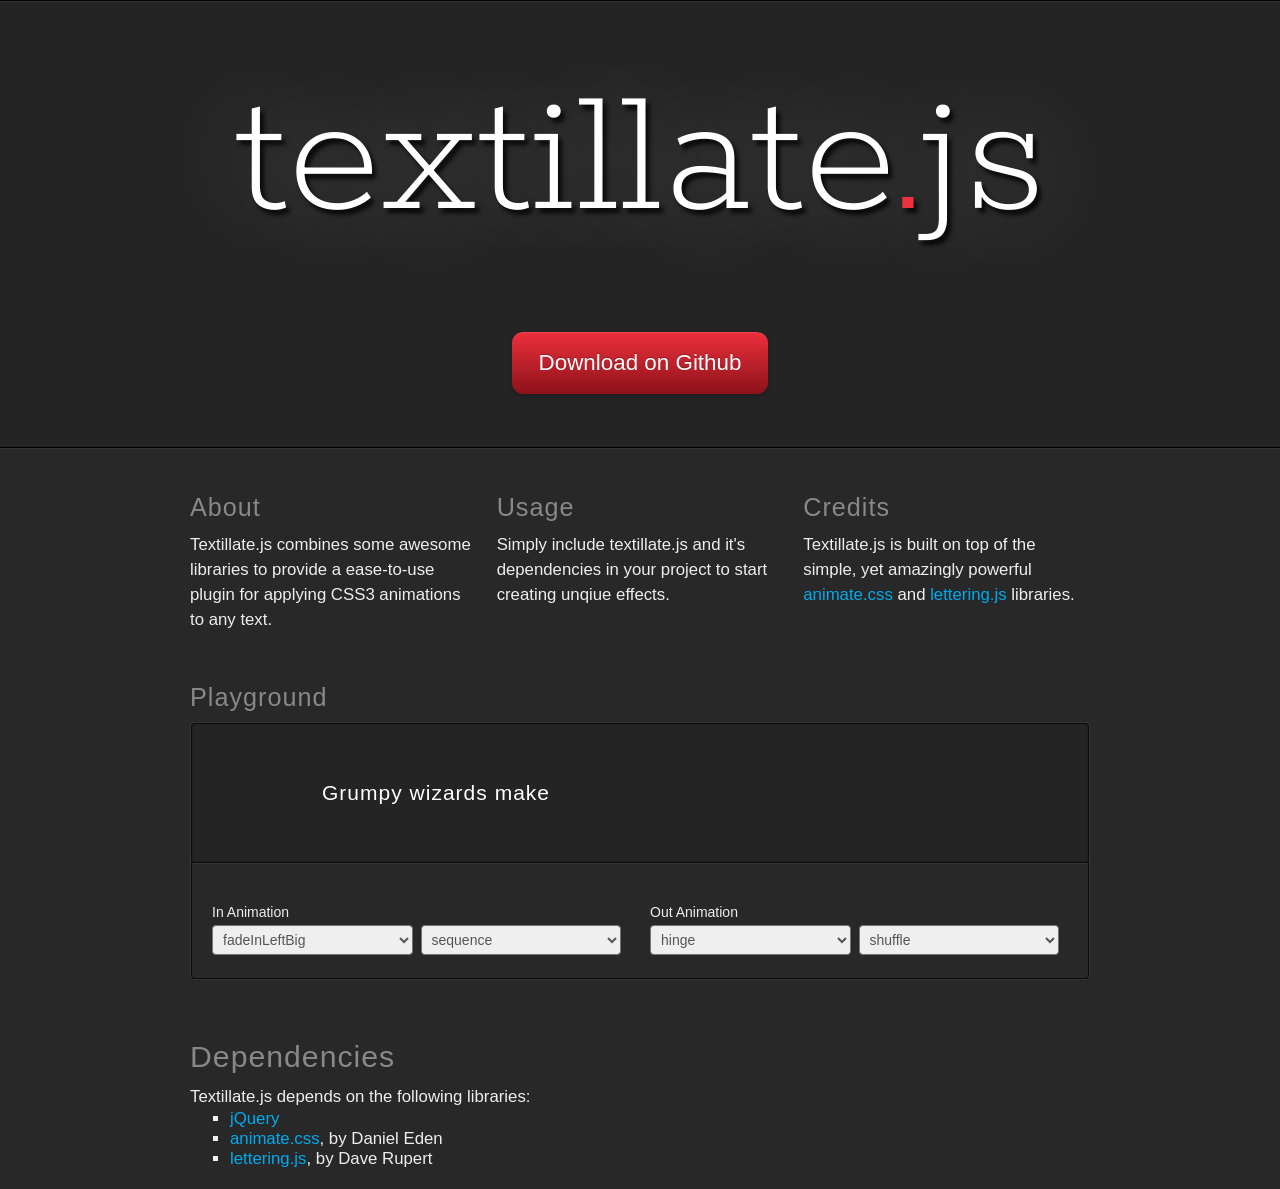
<file: bower_components/textillate/index.html>
<!DOCTYPE HTML>
<html>
  <meta charset="utf-8">
  <meta http-equiv="X-UA-Compatible" content="chrome=1">
  <meta name="viewport" content="width=device-width, initial-scale=1.0">
  <title>Textillate.js</title>
  <link href="assets/animate.css" rel="stylesheet">
  <link href="assets/style.css" rel="stylesheet">
  <link href='http://fonts.googleapis.com/css?family=Rokkitt' rel='stylesheet' type='text/css'>
  <body>
  	<!--<a href="https://github.com/jschr/textillate"><img style="position: absolute; top: 0; right: 0; border: 0;" src="https://s3.amazonaws.com/github/ribbons/forkme_right_darkblue_121621.png" alt="Fork me on GitHub"></a>-->
    <div class="decal"></div>
		<div class="jumbotron">
			<div class="container">
  		  <h1 class="glow in tlt">textillate.js</h1>
  		  <p class="tlt" data-in-effect="bounceInDown">
  		  	A simple plugin for CSS3 text animations.
  		  </p>
        <a href="https://github.com/jschr/textillate" class="btn fade in">Download on Github</a>
  		</div>
  	</div>
    <div class="decal"></div>
  	<div class="container fade in">
      <div class="about">
        <div class="grid grid-pad">
          <section class="col-1-3">
            <h2>About</h2>
            <p>Textillate.js combines some awesome libraries to provide a ease-to-use plugin for applying CSS3 animations to any text.</p>
          </section>
          <section class="col-1-3">
            <h2>Usage</h2>
            <p>Simply include textillate.js and it's dependencies in your project to start creating unqiue effects.</p>
          </section>
          <section class="col-1-3">
            <h2>Credits</h2>
            <p>Textillate.js is built on top of the simple, yet amazingly powerful <a href="http://daneden.me/animate">animate.css</a> and <a href="http://letteringjs.com">lettering.js</a> libraries.</p>
          </section>
        </div>
      </div>
      <!--<div class="grid grid-pad">
        <section class="col-1-1">
          <h2>Examples</h2>
          <pre><code class="xml"><span id="example">Some Text</span></code></pre>
          <pre><code class="javascript">$('#example').textillate()</code></pre>
        </section>
      </div>-->
      <div class="grid grid-pad">
        <section class="col-1-1">
            <h2>Playground</h2>
            <div class="playground grid">
              <div class="col-1-1 viewport">
                  <div class="tlt">
                    <ul class="texts" style="display: none">
                      <li>Grumpy wizards make toxic brew for the evil Queen and Jack.</li>
                      <li>The quick brown fox jumps over the lazy dog.</li>
                    </ul>
                  </div>
              </div>
              <div class="col-1-1 controls" style="padding-right: 0">
                <form class="grid grid-pad">
                  <div class="control col-1-2">
                    <label>In Animation</label>
                    <select data-key="effect" data-type="in"></select>
                    <select data-key="type" data-type="in">
                      <option value="">sequence</option>
                      <option value="reverse">reverse</option>
                      <option value="sync">sync</option>
                      <option value="shuffle">shuffle</option>
                    </select>
                  </div>
                  <div class="control col-1-2">
                    <label>Out Animation</label>
                    <select data-key="effect" data-type="out"></select>
                    <select data-key="type" data-type="out">
                      <option value="">sequence</option>
                      <option value="reverse">reverse</option>
                      <option value="sync">sync</option>
                      <option selected="selected" value="shuffle">shuffle</option>
                    </select>
                  </div>
                </form>
              </div>
            </div>
        </section>
      </div>
      <div class="grid grid-pad">
        <section class="col-1-1 deps">
            <h2>Dependencies</h2>
            <p>Textillate.js depends on the following libraries: </p>
            <div>
              <ul>
                <li><a href="http://jquery.com/">jQuery</a></li>
                <li><a href="http://daneden.me/animate/">animate.css</a>, by Daniel Eden</li>
                <li><a href="http://letteringjs.com/">lettering.js</a>, by Dave Rupert</li>
              </ul>
            </div>
        </section>
      </div>
  	</div>

<script src="http://ajax.googleapis.com/ajax/libs/jquery/1.9.0/jquery.min.js"></script>
<script src="assets/jquery.fittext.js"></script>
<script src="assets/jquery.lettering.js"></script>
<script src="http://yandex.st/highlightjs/7.3/highlight.min.js"></script>
<script src="jquery.textillate.js"></script>
<script>hljs.initHighlightingOnLoad();</script>
<script>
  $(function (){
    var log = function (msg) {
      return function () {
        if (console) console.log(msg);
      }
    }
    $('code').each(function () {
      var $this = $(this);
      $this.text($this.html());
    })

    var animateClasses = 'flash bounce shake tada swing wobble pulse flip flipInX flipOutX flipInY flipOutY fadeIn fadeInUp fadeInDown fadeInLeft fadeInRight fadeInUpBig fadeInDownBig fadeInLeftBig fadeInRightBig fadeOut fadeOutUp fadeOutDown fadeOutLeft fadeOutRight fadeOutUpBig fadeOutDownBig fadeOutLeftBig fadeOutRightBig bounceIn bounceInDown bounceInUp bounceInLeft bounceInRight bounceOut bounceOutDown bounceOutUp bounceOutLeft bounceOutRight rotateIn rotateInDownLeft rotateInDownRight rotateInUpLeft rotateInUpRight rotateOut rotateOutDownLeft rotateOutDownRight rotateOutUpLeft rotateOutUpRight hinge rollIn rollOut';

    var $form = $('.playground form')
      , $viewport = $('.playground .viewport');

    var getFormData = function () {
      var data = { 
        loop: true, 
        in: { callback: log('in callback called.') }, 
        out: { callback: log('out callback called.') }
      };
      
      $form.find('[data-key="effect"]').each(function () {
        var $this = $(this)
          , key = $this.data('key')
          , type = $this.data('type');

          data[type][key] = $this.val();
      });

      $form.find('[data-key="type"]').each(function () {
        var $this = $(this)
          , key = $this.data('key')
          , type = $this.data('type')
          , val = $this.val();

          data[type].shuffle = (val === 'shuffle');
          data[type].reverse = (val === 'reverse');
          data[type].sync = (val === 'sync');
      });

      return data;
    };

    $.each(animateClasses.split(' '), function (i, value) {
      var type = '[data-type]'
        , option = '<option value="' + value + '">' + value + '</option>';

      if (/Out/.test(value) || value === 'hinge') {
        type = '[data-type="out"]';
      } else if (/In/.test(value)) {
        type = '[data-type="in"]';
      } 

      if (type) {
        $form.find('[data-key="effect"]' + type).append(option);        
      }
    });

    $form.find('[data-key="effect"][data-type="in"]').val('fadeInLeftBig');
    $form.find('[data-key="effect"][data-type="out"]').val('hinge');

    $('.jumbotron h1')
      .fitText(0.5)
      .textillate({ in: { effect: 'flipInY' }});
    
    $('.jumbotron p')
      .fitText(3.2, { maxFontSize: 18 })
      .textillate({ initialDelay: 1000, in: { delay: 3, shuffle: true } });

    setTimeout(function () {
        $('.fade').addClass('in');
    }, 250);

    setTimeout(function () {
      $('h1.glow').removeClass('in');
    }, 2000);

    var $tlt = $viewport.find('.tlt')
      .on('start.tlt', log('start.tlt triggered.'))
      .on('inAnimationBegin.tlt', log('inAnimationBegin.tlt triggered.'))
      .on('inAnimationEnd.tlt', log('inAnimationEnd.tlt triggered.'))
      .on('outAnimationBegin.tlt', log('outAnimationBegin.tlt triggered.'))
      .on('outAnimationEnd.tlt', log('outAnimationEnd.tlt triggered.'))
      .on('end.tlt', log('end.tlt'));
    
    $form.on('change', function () {
      var obj = getFormData();
      $tlt.textillate(obj);
    }).trigger('change');

  });

	</script>
  </body>
</html>
</file>
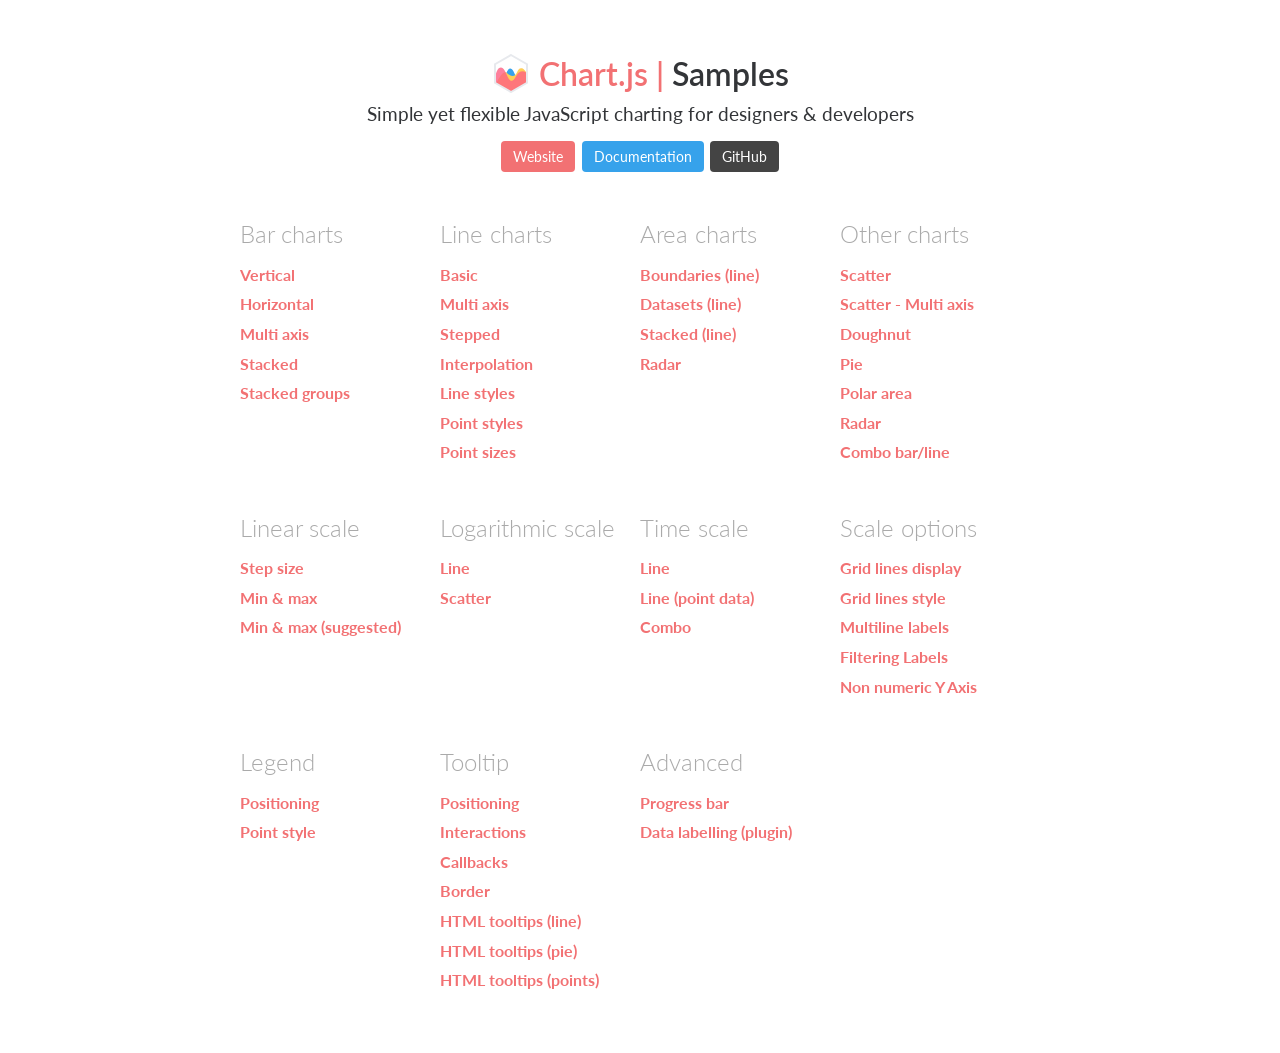
<file: bower_components/chart.js/samples/index.html>
<!DOCTYPE html>
<html lang="en-US">
<head>
	<meta charset="utf-8">
	<meta http-equiv="X-UA-Compatible" content="IE=Edge">
	<meta name="viewport" content="width=device-width, initial-scale=1">
	<link rel="stylesheet" type="text/css" href="style.css">
	<link rel="icon" href="favicon.ico">
	<script src="samples.js"></script>
	<title>Chart.js samples</title>
</head>
<body>
	<div class="content">
		<div class="header">
			<div class="chartjs-title">Samples</div>
			<div class="chartjs-caption">Simple yet flexible JavaScript charting for designers &amp; developers</div>
			<div class="chartjs-links">
				<a class="btn btn-chartjs" href="http://www.chartjs.org">Website</a>
				<a class="btn btn-docs" href="http://www.chartjs.org/docs">Documentation</a>
				<a class="btn btn-gh" href="https://github.com/chartjs/Chart.js">GitHub</a>
			</div>
		</div>

		<div id="categories" class="samples-categories"></div>
	</div>

	<script>
		function createCategory(item) {
			var el = document.createElement('div');
			el.className = 'samples-category';
			el.innerHTML =
				'<div class="title">' + item.title + '</div>' +
				'<div class="items"></div>';
			return el;
		}

		function createEntry(item) {
			var el = document.createElement('div');
			el.className = 'samples-entry';
			el.innerHTML = '<a class="title" href="' + item.path + '">' + item.title + '</a>';
			return el;
		}

		var categories = document.getElementById('categories');
		Samples.items.forEach(function(item) {
			var category = createCategory(item);
			var children = category.getElementsByClassName('items')[0];

			(item.items || []).forEach(function(item) {
				children.appendChild(createEntry(item));
			});

			categories.appendChild(category);
		});
	</script>
</body>
</html>
</file>
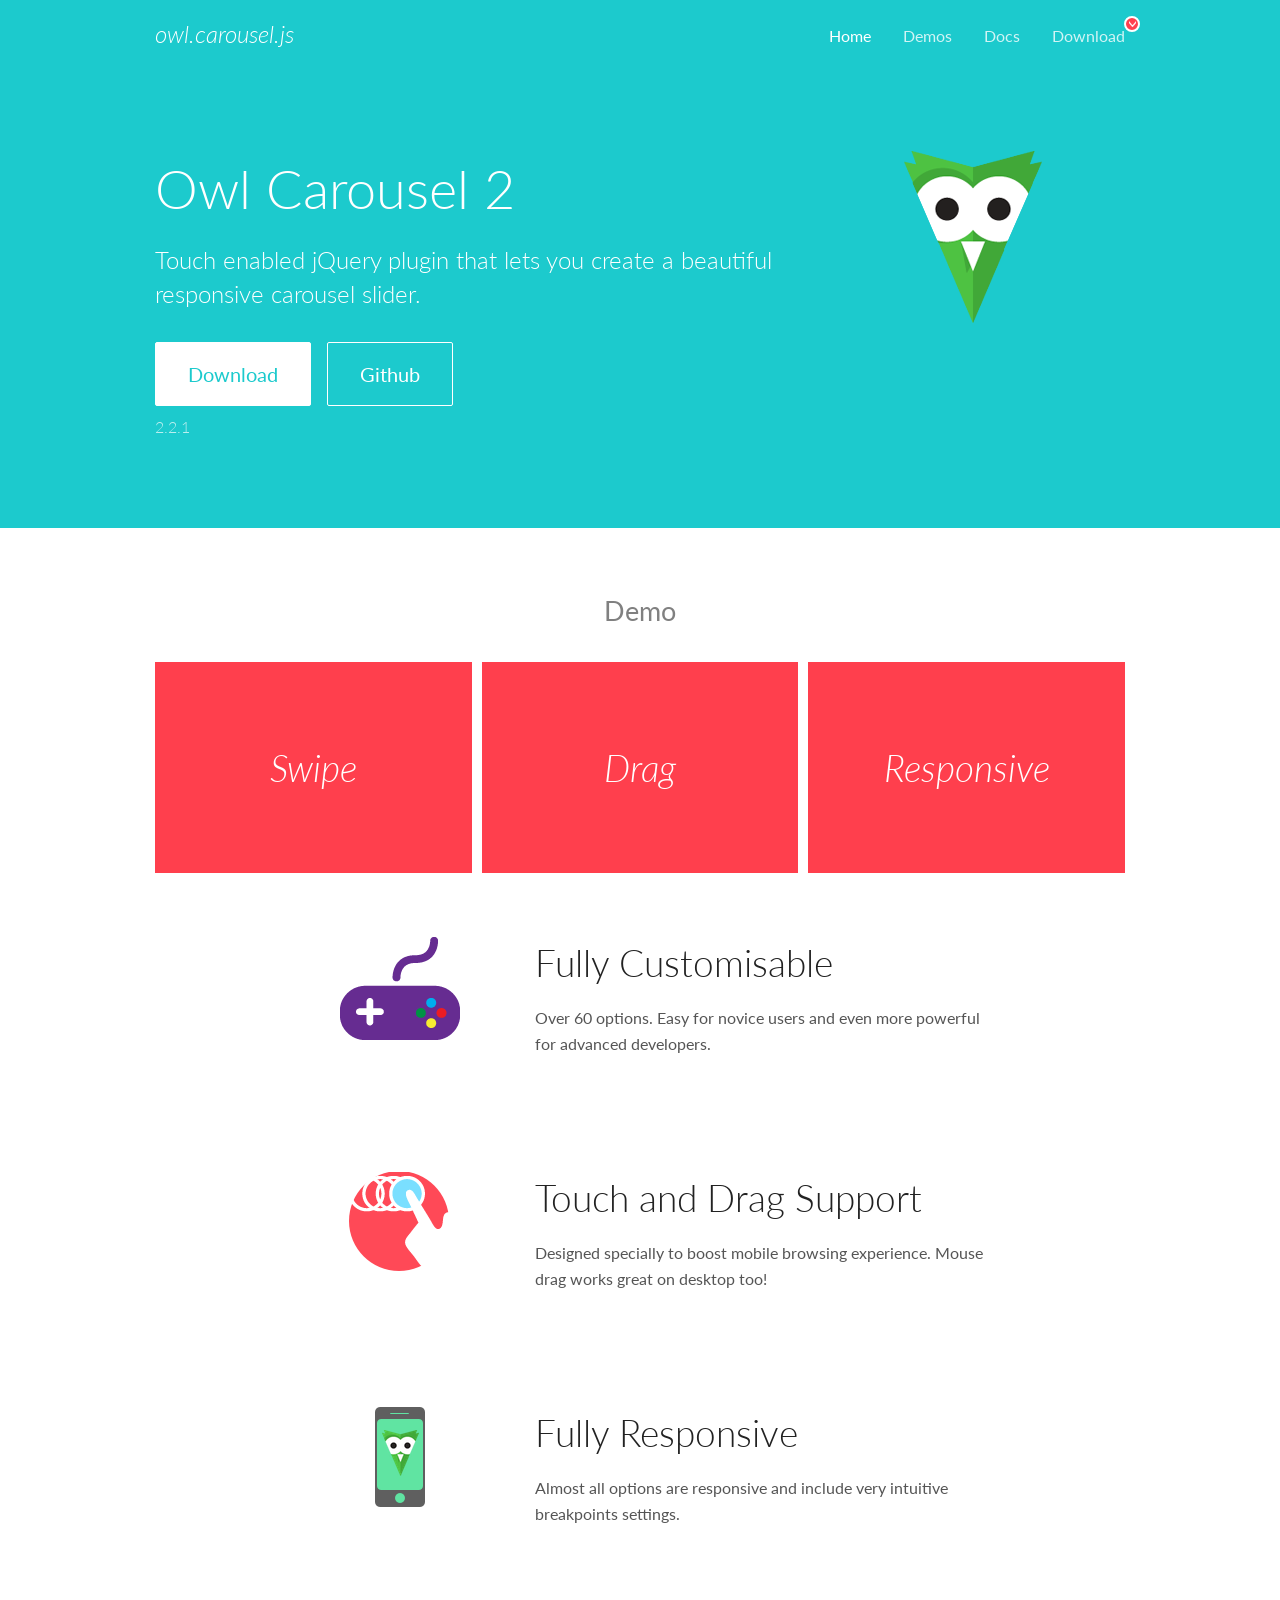
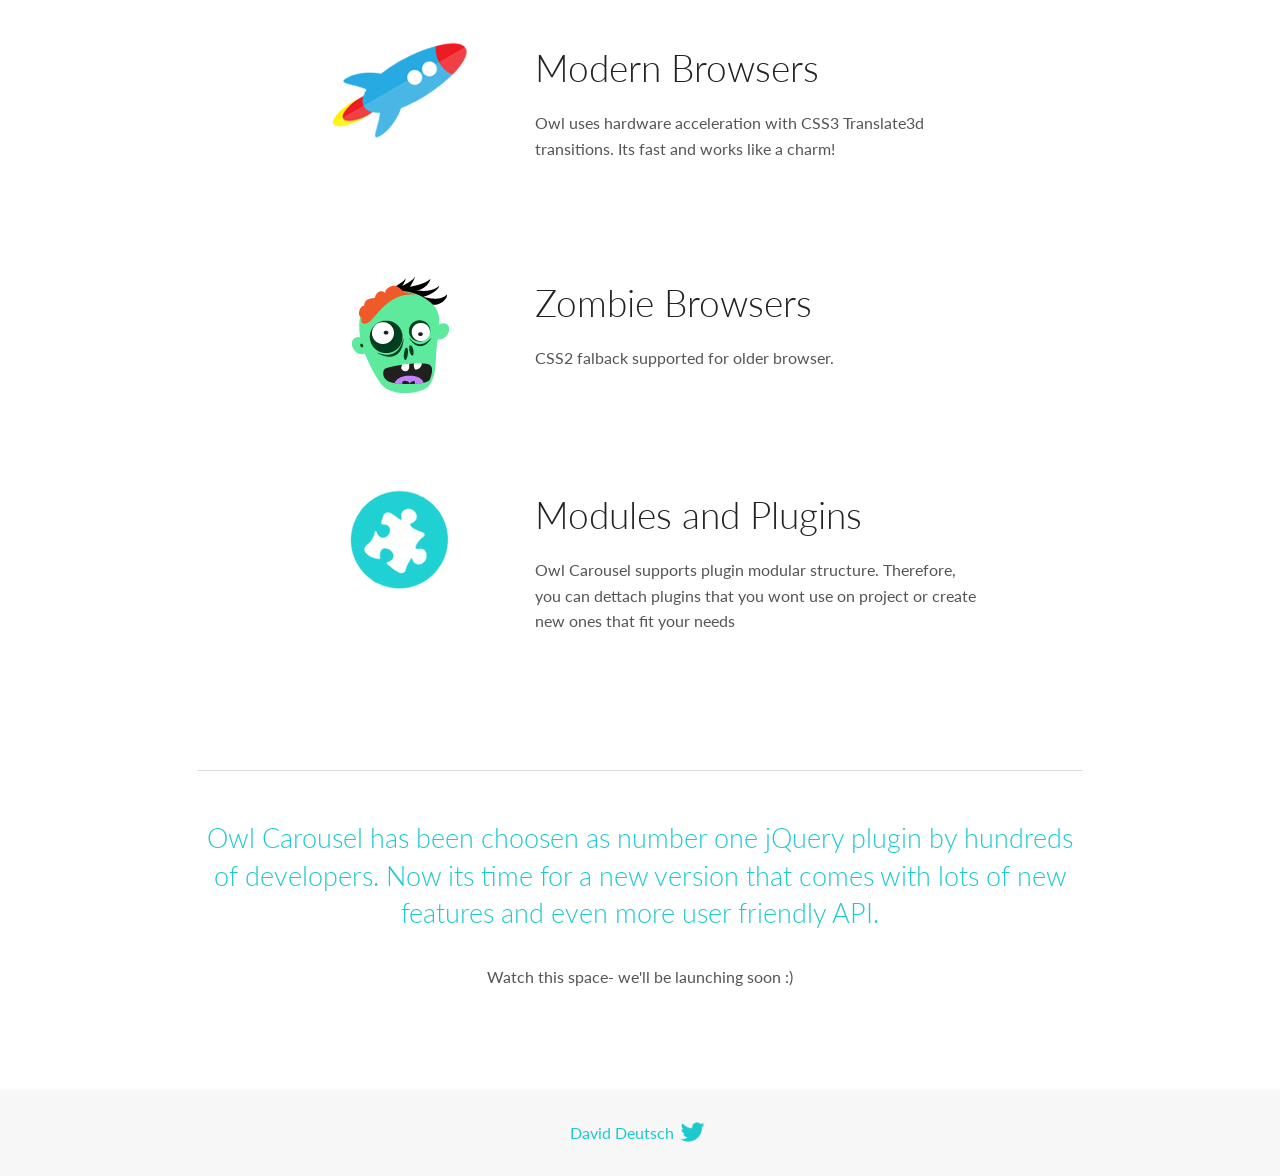
<file: bower_components/owl.carousel/docs/index.html>
<!DOCTYPE html>
<html lang="en">
  <head>

    <!-- head -->
    <meta charset="utf-8">
    <meta name="msapplication-tap-highlight" content="no" />
    <meta name="viewport" content="width=device-width, initial-scale=1.0" />
    <meta name="description" content="Touch enabled jQuery plugin that lets you create beautiful responsive carousel slider.">
    <meta name="author" content="David Deutsch">
    <title>
      Home | Owl Carousel | 2.2.1
    </title>

    <!-- Stylesheets -->
    <link href='https://fonts.googleapis.com/css?family=Lato:300,400,700,400italic,300italic' rel='stylesheet' type='text/css'>
    <link rel="stylesheet" href="assets/css/docs.theme.min.css">

    <!-- Owl Stylesheets -->
    <link rel="stylesheet" href="assets/owlcarousel/assets/owl.carousel.min.css">
    <link rel="stylesheet" href="assets/owlcarousel/assets/owl.theme.default.min.css">

    <!-- HTML5 shim and Respond.js IE8 support of HTML5 elements and media queries -->

    <!--[if lt IE 9]>
      <script src="https://oss.maxcdn.com/libs/html5shiv/3.7.0/html5shiv.js"></script>
      <script src="https://oss.maxcdn.com/libs/respond.js/1.3.0/respond.min.js"></script>
    <![endif]-->

    <!-- Favicons -->
    <link rel="apple-touch-icon-precomposed" sizes="144x144" href="assets/ico/apple-touch-icon-144-precomposed.png">
    <link rel="shortcut icon" href="assets/ico/favicon.png">
    <link rel="shortcut icon" href="favicon.ico">

    <!-- Yeah i know js should not be in header. Its required for demos.-->

    <!-- javascript -->
    <script src="assets/vendors/jquery.min.js"></script>
    <script src="assets/owlcarousel/owl.carousel.js"></script>
  </head>
  <body>

    <!-- header -->
    <header class="header">
      <div class="row">
        <div class="large-12 columns">
          <div class="brand left">
            <h3>
              <a href="/OwlCarousel2/">owl.carousel.js</a> 
            </h3>
          </div>
          <a id="toggle-nav" class="right">
            <span></span> <span></span> <span></span> 
          </a> 
          <div class="nav-bar">
            <ul class="clearfix">
              <li class="active">
                <a href="/OwlCarousel2/index.html">Home</a> 
              </li>
              <li> <a href="/OwlCarousel2/demos/demos.html">Demos</a>  </li>
              <li> <a href="/OwlCarousel2/docs/started-welcome.html">Docs</a>  </li>
              <li>
                <a href="https://github.com/OwlCarousel2/OwlCarousel2/archive/2.2.1.zip">Download</a> 
                <span class="download"></span> 
              </li>
            </ul>
          </div>
        </div>
      </div>
    </header>

    <!-- home panel -->
    <section id="hero">
      <div class="row">
        <div class="large-8 medium-8 columns">
          <h1>Owl Carousel 2</h1>
          <h4>Touch enabled jQuery plugin that lets you create a beautiful responsive carousel slider.</h4>
          <a href="https://github.com/OwlCarousel2/OwlCarousel2/archive/2.2.1.zip" class="hero-button">Download</a> 
          <a href="https://github.com/OwlCarousel2/OwlCarousel2" class="hero-button outline">Github</a> 
          <p>2.2.1</p>
        </div>
        <div class="large-4 medium-4 columns">
          <img class="owl-logo" src="assets/img/owl-logo.png" alt="mr. Owl">
        </div>
      </div>
    </section>

    <!-- body -->
    <div class="home-demo">
      <div class="row">
        <div class="large-12 columns">
          <h3>Demo</h3>
          <div class="owl-carousel">
            <div class="item">
              <h2>Swipe</h2>
            </div>
            <div class="item">
              <h2>Drag</h2>
            </div>
            <div class="item">
              <h2>Responsive</h2>
            </div>
            <div class="item">
              <h2>CSS3</h2>
            </div>
            <div class="item">
              <h2>Fast</h2>
            </div>
            <div class="item">
              <h2>Easy</h2>
            </div>
            <div class="item">
              <h2>Free</h2>
            </div>
            <div class="item">
              <h2>Upgradable</h2>
            </div>
            <div class="item">
              <h2>Tons of options</h2>
            </div>
            <div class="item">
              <h2>Infinity</h2>
            </div>
            <div class="item">
              <h2>Auto Width</h2>
            </div>
          </div>
        </div>
      </div>
    </div>
    <script>
      var owl = $('.owl-carousel');
      owl.owlCarousel({
        margin: 10,
        loop: true,
        responsive: {
          0: {
            items: 1
          },
          600: {
            items: 2
          },
          1000: {
            items: 3
          }
        }
      })
    </script>

    <!-- features -->
    <div id="features">
      <div class="row">
        <div class="small-12 medium-9 small-centered columns">
          <section class="row feature">
            <div class="medium-4 small-12 columns">
              <img src="assets/img/feature-options.png" alt="">
            </div>
            <div class="medium-8 small-12 columns">
              <h2>Fully Customisable</h2>
              <p>Over 60 options. Easy for novice users and even more powerful for advanced developers.</p>
            </div>
          </section>
          <section class="row feature">
            <div class="medium-4 small-12 columns">
              <img src="assets/img/feature-drag.png" alt="">
            </div>
            <div class="medium-8 small-12 columns">
              <h2>Touch and Drag Support</h2>
              <p>Designed specially to boost mobile browsing experience. Mouse drag works great on desktop too!</p>
            </div>
          </section>
          <section class="row feature">
            <div class="medium-4 small-12 columns">
              <img src="assets/img/feature-responsive.png" alt="">
            </div>
            <div class="medium-8 small-12 columns">
              <h2>Fully Responsive</h2>
              <p>Almost all options are responsive and include very intuitive breakpoints settings.</p>
            </div>
          </section>
          <section class="row feature">
            <div class="medium-4 small-12 columns">
              <img src="assets/img/feature-modern.png" alt="">
            </div>
            <div class="medium-8 small-12 columns">
              <h2>Modern Browsers</h2>
              <p>Owl uses hardware acceleration with CSS3 Translate3d transitions. Its fast and works like a charm! </p>
            </div>
          </section>
          <section class="row feature">
            <div class="medium-4 small-12 columns">
              <img src="assets/img/feature-zombie.png" alt="">
            </div>
            <div class="medium-8 small-12 columns">
              <h2>Zombie Browsers</h2>
              <p>CSS2 falback supported for older browser.</p>
            </div>
          </section>
          <section class="row feature">
            <div class="medium-4 small-12 columns">
              <img src="assets/img/feature-module.png" alt="">
            </div>
            <div class="medium-8 small-12 columns">
              <h2>Modules and Plugins</h2>
              <p>Owl Carousel supports plugin modular structure. Therefore, you can dettach plugins that you wont use on project or create new ones that fit your needs</p>
            </div>
          </section>
        </div>
      </div>
    </div>

    <!-- footer -->
    <section id="teaser-text">
      <div class="row">
        <div class="small-12 medium-11 small-centered columns">
          <hr>
          <h3 id="owl-carousel-has-been-choosen-as-number-one-jquery-plugin-by-hundreds-of-developers-now-its-time-for-a-new-version-that-comes-with-lots-of-new-features-and-even-more-user-friendly-api-">Owl Carousel has been choosen as number one jQuery plugin by hundreds of developers. Now its time for a new version that comes with lots of new features and even more user friendly API.</h3>
          <p>Watch this space- we&#39;ll be launching soon :)</p>
        </div>
      </div>
    </section>

    <!-- footer -->
    <footer class="footer">
      <div class="row">
        <div class="large-12 columns">
          <h5>
            <a href="/OwlCarousel2/docs/support-contact.html">David Deutsch</a> 
            <a id="custom-tweet-button" href="https://twitter.com/share?url=https://github.com/OwlCarousel2/OwlCarousel2&text=Owl Carousel - This is so awesome! " target="_blank"></a> 
          </h5>
        </div>
      </div>
    </footer>

    <!-- vendors -->
    <script src="assets/vendors/highlight.js"></script>
    <script src="assets/js/app.js"></script>
  </body>
</html>
</file>
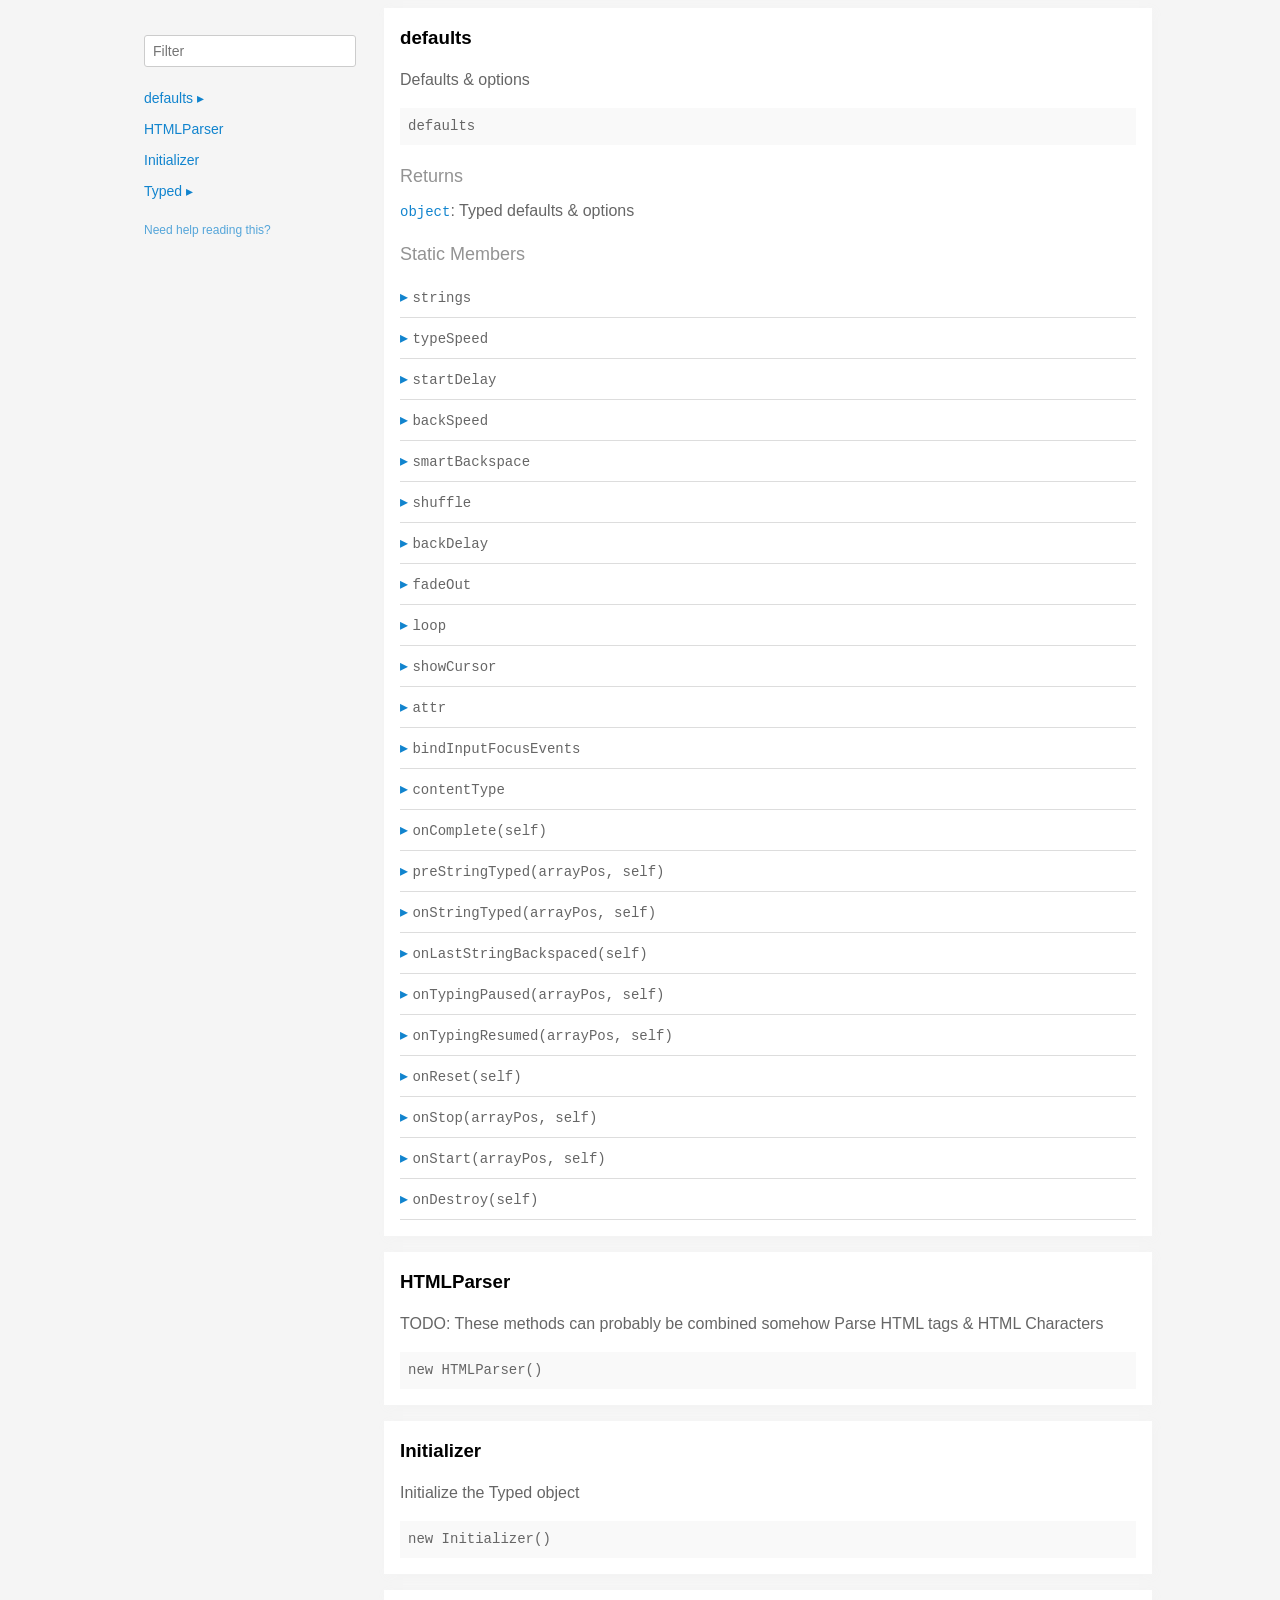
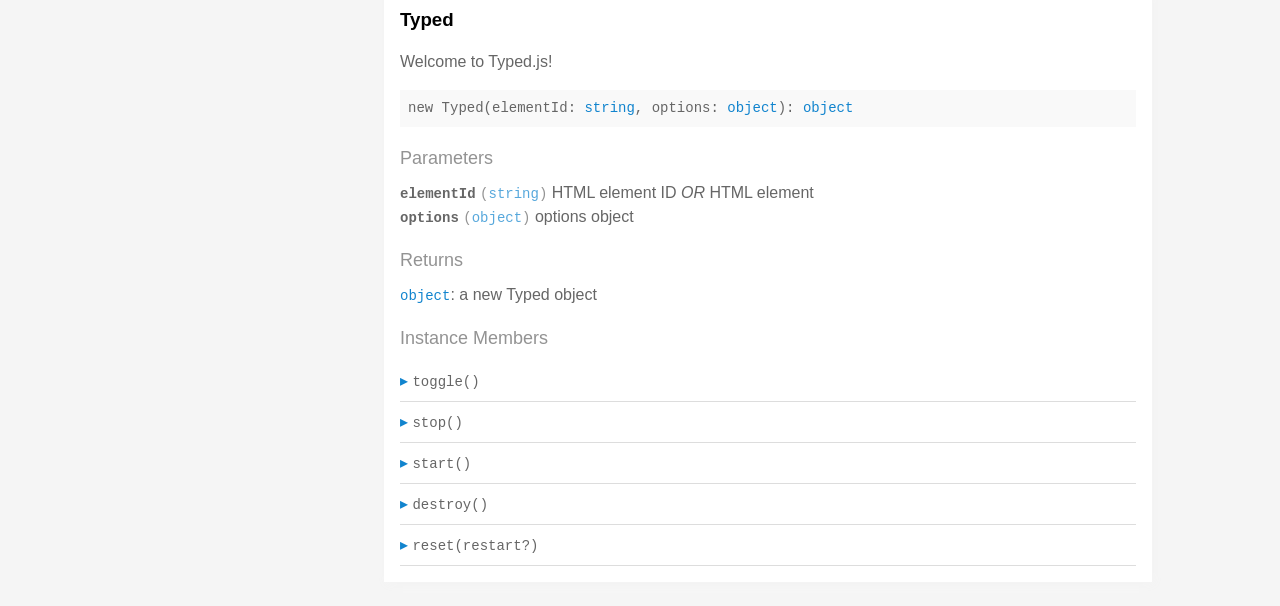
<file: bower_components/typed.js/docs/index.html>
<!doctype html>
<html>
<head>
  <meta charset='utf-8' />
  <title>  | Documentation</title>
  <meta name='viewport' content='width=device-width,initial-scale=1'>
  <link href='assets/bass.css' type='text/css' rel='stylesheet' />
  <link href='assets/style.css' type='text/css' rel='stylesheet' />
  <link href='assets/github.css' type='text/css' rel='stylesheet' />
</head>
<body class='documentation'>
  <div class='max-width-4 mx-auto'>
    <div class='clearfix md-mxn2'>
      <div class='fixed xs-hide fix-3 overflow-auto max-height-100'>
        <div class='py1 px2'>
          <h3 class='mb0 no-anchor'></h3>
          <div class='mb1'><code></code></div>
          <input
            placeholder='Filter'
            id='filter-input'
            class='col12 block input'
            type='text' />
          <div id='toc'>
            <ul class='list-reset h5 py1-ul'>
              
                
                <li><a
                  href='#defaults'
                  class=" toggle-sibling">
                  defaults
                  <span class='icon'>▸</span>
                </a>
                
                <div class='toggle-target display-none'>
                  
                  <ul class='list-reset py1-ul pl1'>
                    <li class='h5'><span>Static members</span></li>
                    
                      <li><a
                        href='#defaults.strings'
                        class='regular pre-open'>
                        .strings
                      </a></li>
                    
                      <li><a
                        href='#defaults.typeSpeed'
                        class='regular pre-open'>
                        .typeSpeed
                      </a></li>
                    
                      <li><a
                        href='#defaults.startDelay'
                        class='regular pre-open'>
                        .startDelay
                      </a></li>
                    
                      <li><a
                        href='#defaults.backSpeed'
                        class='regular pre-open'>
                        .backSpeed
                      </a></li>
                    
                      <li><a
                        href='#defaults.smartBackspace'
                        class='regular pre-open'>
                        .smartBackspace
                      </a></li>
                    
                      <li><a
                        href='#defaults.shuffle'
                        class='regular pre-open'>
                        .shuffle
                      </a></li>
                    
                      <li><a
                        href='#defaults.backDelay'
                        class='regular pre-open'>
                        .backDelay
                      </a></li>
                    
                      <li><a
                        href='#defaults.fadeOut'
                        class='regular pre-open'>
                        .fadeOut
                      </a></li>
                    
                      <li><a
                        href='#defaults.loop'
                        class='regular pre-open'>
                        .loop
                      </a></li>
                    
                      <li><a
                        href='#defaults.showCursor'
                        class='regular pre-open'>
                        .showCursor
                      </a></li>
                    
                      <li><a
                        href='#defaults.attr'
                        class='regular pre-open'>
                        .attr
                      </a></li>
                    
                      <li><a
                        href='#defaults.bindInputFocusEvents'
                        class='regular pre-open'>
                        .bindInputFocusEvents
                      </a></li>
                    
                      <li><a
                        href='#defaults.contentType'
                        class='regular pre-open'>
                        .contentType
                      </a></li>
                    
                      <li><a
                        href='#defaults.onComplete'
                        class='regular pre-open'>
                        .onComplete
                      </a></li>
                    
                      <li><a
                        href='#defaults.preStringTyped'
                        class='regular pre-open'>
                        .preStringTyped
                      </a></li>
                    
                      <li><a
                        href='#defaults.onStringTyped'
                        class='regular pre-open'>
                        .onStringTyped
                      </a></li>
                    
                      <li><a
                        href='#defaults.onLastStringBackspaced'
                        class='regular pre-open'>
                        .onLastStringBackspaced
                      </a></li>
                    
                      <li><a
                        href='#defaults.onTypingPaused'
                        class='regular pre-open'>
                        .onTypingPaused
                      </a></li>
                    
                      <li><a
                        href='#defaults.onTypingResumed'
                        class='regular pre-open'>
                        .onTypingResumed
                      </a></li>
                    
                      <li><a
                        href='#defaults.onReset'
                        class='regular pre-open'>
                        .onReset
                      </a></li>
                    
                      <li><a
                        href='#defaults.onStop'
                        class='regular pre-open'>
                        .onStop
                      </a></li>
                    
                      <li><a
                        href='#defaults.onStart'
                        class='regular pre-open'>
                        .onStart
                      </a></li>
                    
                      <li><a
                        href='#defaults.onDestroy'
                        class='regular pre-open'>
                        .onDestroy
                      </a></li>
                    
                    </ul>
                  
                  
                  
                </div>
                
                </li>
              
                
                <li><a
                  href='#htmlparser'
                  class="">
                  HTMLParser
                  
                </a>
                
                </li>
              
                
                <li><a
                  href='#initializer'
                  class="">
                  Initializer
                  
                </a>
                
                </li>
              
                
                <li><a
                  href='#typed'
                  class=" toggle-sibling">
                  Typed
                  <span class='icon'>▸</span>
                </a>
                
                <div class='toggle-target display-none'>
                  
                  
                    <ul class='list-reset py1-ul pl1'>
                      <li class='h5'><span>Instance members</span></li>
                      
                      <li><a
                        href='#Typed#toggle'
                        class='regular pre-open'>
                        #toggle
                      </a></li>
                      
                      <li><a
                        href='#Typed#stop'
                        class='regular pre-open'>
                        #stop
                      </a></li>
                      
                      <li><a
                        href='#Typed#start'
                        class='regular pre-open'>
                        #start
                      </a></li>
                      
                      <li><a
                        href='#Typed#destroy'
                        class='regular pre-open'>
                        #destroy
                      </a></li>
                      
                      <li><a
                        href='#Typed#reset'
                        class='regular pre-open'>
                        #reset
                      </a></li>
                      
                    </ul>
                  
                  
                </div>
                
                </li>
              
            </ul>
          </div>
          <div class='mt1 h6 quiet'>
            <a href='http://documentation.js.org/reading-documentation.html'>Need help reading this?</a>
          </div>
        </div>
      </div>
      <div class='fix-margin-3'>
        
          
            <section class='p2 mb2 clearfix bg-white minishadow'>

  
  <div class='clearfix'>
    
    <h3 class='fl m0' id='defaults'>
      defaults
    </h3>
    
    
  </div>
  

  <p>Defaults &#x26; options</p>


  <div class='pre p1 fill-light mt0'>defaults</div>
  
  

  
  
  
  
  

  

  

  
    
      <div class='py1 quiet mt1 prose-big'>Returns</div>
      <code><a href="https://developer.mozilla.org/en-US/docs/Web/JavaScript/Reference/Global_Objects/Object">object</a></code>:
        Typed defaults &#x26; options

      
    
  

  

  

  
    <div class='py1 quiet mt1 prose-big'>Static Members</div>
    <div class="clearfix">
  
    <div class='border-bottom' id='defaults.strings'>
      <div class="clearfix small pointer toggle-sibling">
        <div class="py1 contain">
            <a class='icon pin-right py1 dark-link caret-right'>▸</a>
            <span class='code strong strong truncate'>strings</span>
        </div>
      </div>
      <div class="clearfix display-none toggle-target">
        <section class='p2 mb2 clearfix bg-white minishadow'>

  

  

  <div class='pre p1 fill-light mt0'>strings</div>
  
  

  
  
  
  
  

  

  
    <div class='py1 quiet mt1 prose-big'>Properties</div>
    <div>
      
        <div class='space-bottom0'>
          <span class='code bold'>strings</span> <code class='quiet'>(<a href="https://developer.mozilla.org/en-US/docs/Web/JavaScript/Reference/Global_Objects/Array">array</a>)</code>
          : strings to be typed

          
        </div>
      
        <div class='space-bottom0'>
          <span class='code bold'>stringsElement</span> <code class='quiet'>(<a href="https://developer.mozilla.org/en-US/docs/Web/JavaScript/Reference/Global_Objects/String">string</a>)</code>
          : ID of element containing string children

          
        </div>
      
    </div>
  

  

  

  

  

  

  
</section>

      </div>
    </div>
  
    <div class='border-bottom' id='defaults.typeSpeed'>
      <div class="clearfix small pointer toggle-sibling">
        <div class="py1 contain">
            <a class='icon pin-right py1 dark-link caret-right'>▸</a>
            <span class='code strong strong truncate'>typeSpeed</span>
        </div>
      </div>
      <div class="clearfix display-none toggle-target">
        <section class='p2 mb2 clearfix bg-white minishadow'>

  

  

  <div class='pre p1 fill-light mt0'>typeSpeed</div>
  
  

  
  
  
  
  

  

  
    <div class='py1 quiet mt1 prose-big'>Properties</div>
    <div>
      
        <div class='space-bottom0'>
          <span class='code bold'>typeSpeed</span> <code class='quiet'>(<a href="https://developer.mozilla.org/en-US/docs/Web/JavaScript/Reference/Global_Objects/Number">number</a>)</code>
          : type speed in milliseconds

          
        </div>
      
    </div>
  

  

  

  

  

  

  
</section>

      </div>
    </div>
  
    <div class='border-bottom' id='defaults.startDelay'>
      <div class="clearfix small pointer toggle-sibling">
        <div class="py1 contain">
            <a class='icon pin-right py1 dark-link caret-right'>▸</a>
            <span class='code strong strong truncate'>startDelay</span>
        </div>
      </div>
      <div class="clearfix display-none toggle-target">
        <section class='p2 mb2 clearfix bg-white minishadow'>

  

  

  <div class='pre p1 fill-light mt0'>startDelay</div>
  
  

  
  
  
  
  

  

  
    <div class='py1 quiet mt1 prose-big'>Properties</div>
    <div>
      
        <div class='space-bottom0'>
          <span class='code bold'>startDelay</span> <code class='quiet'>(<a href="https://developer.mozilla.org/en-US/docs/Web/JavaScript/Reference/Global_Objects/Number">number</a>)</code>
          : time before typing starts in milliseconds

          
        </div>
      
    </div>
  

  

  

  

  

  

  
</section>

      </div>
    </div>
  
    <div class='border-bottom' id='defaults.backSpeed'>
      <div class="clearfix small pointer toggle-sibling">
        <div class="py1 contain">
            <a class='icon pin-right py1 dark-link caret-right'>▸</a>
            <span class='code strong strong truncate'>backSpeed</span>
        </div>
      </div>
      <div class="clearfix display-none toggle-target">
        <section class='p2 mb2 clearfix bg-white minishadow'>

  

  

  <div class='pre p1 fill-light mt0'>backSpeed</div>
  
  

  
  
  
  
  

  

  
    <div class='py1 quiet mt1 prose-big'>Properties</div>
    <div>
      
        <div class='space-bottom0'>
          <span class='code bold'>backSpeed</span> <code class='quiet'>(<a href="https://developer.mozilla.org/en-US/docs/Web/JavaScript/Reference/Global_Objects/Number">number</a>)</code>
          : backspacing speed in milliseconds

          
        </div>
      
    </div>
  

  

  

  

  

  

  
</section>

      </div>
    </div>
  
    <div class='border-bottom' id='defaults.smartBackspace'>
      <div class="clearfix small pointer toggle-sibling">
        <div class="py1 contain">
            <a class='icon pin-right py1 dark-link caret-right'>▸</a>
            <span class='code strong strong truncate'>smartBackspace</span>
        </div>
      </div>
      <div class="clearfix display-none toggle-target">
        <section class='p2 mb2 clearfix bg-white minishadow'>

  

  

  <div class='pre p1 fill-light mt0'>smartBackspace</div>
  
  

  
  
  
  
  

  

  
    <div class='py1 quiet mt1 prose-big'>Properties</div>
    <div>
      
        <div class='space-bottom0'>
          <span class='code bold'>smartBackspace</span> <code class='quiet'>(<a href="https://developer.mozilla.org/en-US/docs/Web/JavaScript/Reference/Global_Objects/Boolean">boolean</a>)</code>
          : only backspace what doesn't match the previous string

          
        </div>
      
    </div>
  

  

  

  

  

  

  
</section>

      </div>
    </div>
  
    <div class='border-bottom' id='defaults.shuffle'>
      <div class="clearfix small pointer toggle-sibling">
        <div class="py1 contain">
            <a class='icon pin-right py1 dark-link caret-right'>▸</a>
            <span class='code strong strong truncate'>shuffle</span>
        </div>
      </div>
      <div class="clearfix display-none toggle-target">
        <section class='p2 mb2 clearfix bg-white minishadow'>

  

  

  <div class='pre p1 fill-light mt0'>shuffle</div>
  
  

  
  
  
  
  

  

  
    <div class='py1 quiet mt1 prose-big'>Properties</div>
    <div>
      
        <div class='space-bottom0'>
          <span class='code bold'>shuffle</span> <code class='quiet'>(<a href="https://developer.mozilla.org/en-US/docs/Web/JavaScript/Reference/Global_Objects/Boolean">boolean</a>)</code>
          : shuffle the strings

          
        </div>
      
    </div>
  

  

  

  

  

  

  
</section>

      </div>
    </div>
  
    <div class='border-bottom' id='defaults.backDelay'>
      <div class="clearfix small pointer toggle-sibling">
        <div class="py1 contain">
            <a class='icon pin-right py1 dark-link caret-right'>▸</a>
            <span class='code strong strong truncate'>backDelay</span>
        </div>
      </div>
      <div class="clearfix display-none toggle-target">
        <section class='p2 mb2 clearfix bg-white minishadow'>

  

  

  <div class='pre p1 fill-light mt0'>backDelay</div>
  
  

  
  
  
  
  

  

  
    <div class='py1 quiet mt1 prose-big'>Properties</div>
    <div>
      
        <div class='space-bottom0'>
          <span class='code bold'>backDelay</span> <code class='quiet'>(<a href="https://developer.mozilla.org/en-US/docs/Web/JavaScript/Reference/Global_Objects/Number">number</a>)</code>
          : time before backspacing in milliseconds

          
        </div>
      
    </div>
  

  

  

  

  

  

  
</section>

      </div>
    </div>
  
    <div class='border-bottom' id='defaults.fadeOut'>
      <div class="clearfix small pointer toggle-sibling">
        <div class="py1 contain">
            <a class='icon pin-right py1 dark-link caret-right'>▸</a>
            <span class='code strong strong truncate'>fadeOut</span>
        </div>
      </div>
      <div class="clearfix display-none toggle-target">
        <section class='p2 mb2 clearfix bg-white minishadow'>

  

  

  <div class='pre p1 fill-light mt0'>fadeOut</div>
  
  

  
  
  
  
  

  

  
    <div class='py1 quiet mt1 prose-big'>Properties</div>
    <div>
      
        <div class='space-bottom0'>
          <span class='code bold'>fadeOut</span> <code class='quiet'>(<a href="https://developer.mozilla.org/en-US/docs/Web/JavaScript/Reference/Global_Objects/Boolean">boolean</a>)</code>
          : Fade out instead of backspace

          
        </div>
      
        <div class='space-bottom0'>
          <span class='code bold'>fadeOutClass</span> <code class='quiet'>(<a href="https://developer.mozilla.org/en-US/docs/Web/JavaScript/Reference/Global_Objects/String">string</a>)</code>
          : css class for fade animation

          
        </div>
      
        <div class='space-bottom0'>
          <span class='code bold'>fadeOutDelay</span> <code class='quiet'>(<a href="https://developer.mozilla.org/en-US/docs/Web/JavaScript/Reference/Global_Objects/Boolean">boolean</a>)</code>
          : Fade out delay in milliseconds

          
        </div>
      
    </div>
  

  

  

  

  

  

  
</section>

      </div>
    </div>
  
    <div class='border-bottom' id='defaults.loop'>
      <div class="clearfix small pointer toggle-sibling">
        <div class="py1 contain">
            <a class='icon pin-right py1 dark-link caret-right'>▸</a>
            <span class='code strong strong truncate'>loop</span>
        </div>
      </div>
      <div class="clearfix display-none toggle-target">
        <section class='p2 mb2 clearfix bg-white minishadow'>

  

  

  <div class='pre p1 fill-light mt0'>loop</div>
  
  

  
  
  
  
  

  

  
    <div class='py1 quiet mt1 prose-big'>Properties</div>
    <div>
      
        <div class='space-bottom0'>
          <span class='code bold'>loop</span> <code class='quiet'>(<a href="https://developer.mozilla.org/en-US/docs/Web/JavaScript/Reference/Global_Objects/Boolean">boolean</a>)</code>
          : loop strings

          
        </div>
      
        <div class='space-bottom0'>
          <span class='code bold'>loopCount</span> <code class='quiet'>(<a href="https://developer.mozilla.org/en-US/docs/Web/JavaScript/Reference/Global_Objects/Number">number</a>)</code>
          : amount of loops

          
        </div>
      
    </div>
  

  

  

  

  

  

  
</section>

      </div>
    </div>
  
    <div class='border-bottom' id='defaults.showCursor'>
      <div class="clearfix small pointer toggle-sibling">
        <div class="py1 contain">
            <a class='icon pin-right py1 dark-link caret-right'>▸</a>
            <span class='code strong strong truncate'>showCursor</span>
        </div>
      </div>
      <div class="clearfix display-none toggle-target">
        <section class='p2 mb2 clearfix bg-white minishadow'>

  

  

  <div class='pre p1 fill-light mt0'>showCursor</div>
  
  

  
  
  
  
  

  

  
    <div class='py1 quiet mt1 prose-big'>Properties</div>
    <div>
      
        <div class='space-bottom0'>
          <span class='code bold'>showCursor</span> <code class='quiet'>(<a href="https://developer.mozilla.org/en-US/docs/Web/JavaScript/Reference/Global_Objects/Boolean">boolean</a>)</code>
          : show cursor

          
        </div>
      
        <div class='space-bottom0'>
          <span class='code bold'>cursorChar</span> <code class='quiet'>(<a href="https://developer.mozilla.org/en-US/docs/Web/JavaScript/Reference/Global_Objects/String">string</a>)</code>
          : character for cursor

          
        </div>
      
        <div class='space-bottom0'>
          <span class='code bold'>autoInsertCss</span> <code class='quiet'>(<a href="https://developer.mozilla.org/en-US/docs/Web/JavaScript/Reference/Global_Objects/Boolean">boolean</a>)</code>
          : insert CSS for cursor and fadeOut into HTML 
<head>

          
        </div>
      
    </div>
  

  

  

  

  

  

  
</section>

      </div>
    </div>
  
    <div class='border-bottom' id='defaults.attr'>
      <div class="clearfix small pointer toggle-sibling">
        <div class="py1 contain">
            <a class='icon pin-right py1 dark-link caret-right'>▸</a>
            <span class='code strong strong truncate'>attr</span>
        </div>
      </div>
      <div class="clearfix display-none toggle-target">
        <section class='p2 mb2 clearfix bg-white minishadow'>

  

  

  <div class='pre p1 fill-light mt0'>attr</div>
  
  

  
  
  
  
  

  

  
    <div class='py1 quiet mt1 prose-big'>Properties</div>
    <div>
      
        <div class='space-bottom0'>
          <span class='code bold'>attr</span> <code class='quiet'>(<a href="https://developer.mozilla.org/en-US/docs/Web/JavaScript/Reference/Global_Objects/String">string</a>)</code>
          : attribute for typing
Ex: input placeholder, value, or just HTML text

          
        </div>
      
    </div>
  

  

  

  

  

  

  
</section>

      </div>
    </div>
  
    <div class='border-bottom' id='defaults.bindInputFocusEvents'>
      <div class="clearfix small pointer toggle-sibling">
        <div class="py1 contain">
            <a class='icon pin-right py1 dark-link caret-right'>▸</a>
            <span class='code strong strong truncate'>bindInputFocusEvents</span>
        </div>
      </div>
      <div class="clearfix display-none toggle-target">
        <section class='p2 mb2 clearfix bg-white minishadow'>

  

  

  <div class='pre p1 fill-light mt0'>bindInputFocusEvents</div>
  
  

  
  
  
  
  

  

  
    <div class='py1 quiet mt1 prose-big'>Properties</div>
    <div>
      
        <div class='space-bottom0'>
          <span class='code bold'>bindInputFocusEvents</span> <code class='quiet'>(<a href="https://developer.mozilla.org/en-US/docs/Web/JavaScript/Reference/Global_Objects/Boolean">boolean</a>)</code>
          : bind to focus and blur if el is text input

          
        </div>
      
    </div>
  

  

  

  

  

  

  
</section>

      </div>
    </div>
  
    <div class='border-bottom' id='defaults.contentType'>
      <div class="clearfix small pointer toggle-sibling">
        <div class="py1 contain">
            <a class='icon pin-right py1 dark-link caret-right'>▸</a>
            <span class='code strong strong truncate'>contentType</span>
        </div>
      </div>
      <div class="clearfix display-none toggle-target">
        <section class='p2 mb2 clearfix bg-white minishadow'>

  

  

  <div class='pre p1 fill-light mt0'>contentType</div>
  
  

  
  
  
  
  

  

  
    <div class='py1 quiet mt1 prose-big'>Properties</div>
    <div>
      
        <div class='space-bottom0'>
          <span class='code bold'>contentType</span> <code class='quiet'>(<a href="https://developer.mozilla.org/en-US/docs/Web/JavaScript/Reference/Global_Objects/String">string</a>)</code>
          : 'html' or 'null' for plaintext

          
        </div>
      
    </div>
  

  

  

  

  

  

  
</section>

      </div>
    </div>
  
    <div class='border-bottom' id='defaults.onComplete'>
      <div class="clearfix small pointer toggle-sibling">
        <div class="py1 contain">
            <a class='icon pin-right py1 dark-link caret-right'>▸</a>
            <span class='code strong strong truncate'>onComplete(self)</span>
        </div>
      </div>
      <div class="clearfix display-none toggle-target">
        <section class='p2 mb2 clearfix bg-white minishadow'>

  

  <p>All typing is complete</p>


  <div class='pre p1 fill-light mt0'>onComplete(self: <a href="#typed">Typed</a>)</div>
  
  

  
  
  
  
  

  
    <div class='py1 quiet mt1 prose-big'>Parameters</div>
    <div class='prose'>
      
        <div class='space-bottom0'>
          <div>
            <span class='code bold'>self</span> <code class='quiet'>(<a href="#typed">Typed</a>)</code>
	    
          </div>
          
        </div>
      
    </div>
  

  

  

  

  

  

  

  
</section>

      </div>
    </div>
  
    <div class='border-bottom' id='defaults.preStringTyped'>
      <div class="clearfix small pointer toggle-sibling">
        <div class="py1 contain">
            <a class='icon pin-right py1 dark-link caret-right'>▸</a>
            <span class='code strong strong truncate'>preStringTyped(arrayPos, self)</span>
        </div>
      </div>
      <div class="clearfix display-none toggle-target">
        <section class='p2 mb2 clearfix bg-white minishadow'>

  

  <p>Before each string is typed</p>


  <div class='pre p1 fill-light mt0'>preStringTyped(arrayPos: <a href="https://developer.mozilla.org/en-US/docs/Web/JavaScript/Reference/Global_Objects/Number">number</a>, self: <a href="#typed">Typed</a>)</div>
  
  

  
  
  
  
  

  
    <div class='py1 quiet mt1 prose-big'>Parameters</div>
    <div class='prose'>
      
        <div class='space-bottom0'>
          <div>
            <span class='code bold'>arrayPos</span> <code class='quiet'>(<a href="https://developer.mozilla.org/en-US/docs/Web/JavaScript/Reference/Global_Objects/Number">number</a>)</code>
	    
          </div>
          
        </div>
      
        <div class='space-bottom0'>
          <div>
            <span class='code bold'>self</span> <code class='quiet'>(<a href="#typed">Typed</a>)</code>
	    
          </div>
          
        </div>
      
    </div>
  

  

  

  

  

  

  

  
</section>

      </div>
    </div>
  
    <div class='border-bottom' id='defaults.onStringTyped'>
      <div class="clearfix small pointer toggle-sibling">
        <div class="py1 contain">
            <a class='icon pin-right py1 dark-link caret-right'>▸</a>
            <span class='code strong strong truncate'>onStringTyped(arrayPos, self)</span>
        </div>
      </div>
      <div class="clearfix display-none toggle-target">
        <section class='p2 mb2 clearfix bg-white minishadow'>

  

  <p>After each string is typed</p>


  <div class='pre p1 fill-light mt0'>onStringTyped(arrayPos: <a href="https://developer.mozilla.org/en-US/docs/Web/JavaScript/Reference/Global_Objects/Number">number</a>, self: <a href="#typed">Typed</a>)</div>
  
  

  
  
  
  
  

  
    <div class='py1 quiet mt1 prose-big'>Parameters</div>
    <div class='prose'>
      
        <div class='space-bottom0'>
          <div>
            <span class='code bold'>arrayPos</span> <code class='quiet'>(<a href="https://developer.mozilla.org/en-US/docs/Web/JavaScript/Reference/Global_Objects/Number">number</a>)</code>
	    
          </div>
          
        </div>
      
        <div class='space-bottom0'>
          <div>
            <span class='code bold'>self</span> <code class='quiet'>(<a href="#typed">Typed</a>)</code>
	    
          </div>
          
        </div>
      
    </div>
  

  

  

  

  

  

  

  
</section>

      </div>
    </div>
  
    <div class='border-bottom' id='defaults.onLastStringBackspaced'>
      <div class="clearfix small pointer toggle-sibling">
        <div class="py1 contain">
            <a class='icon pin-right py1 dark-link caret-right'>▸</a>
            <span class='code strong strong truncate'>onLastStringBackspaced(self)</span>
        </div>
      </div>
      <div class="clearfix display-none toggle-target">
        <section class='p2 mb2 clearfix bg-white minishadow'>

  

  <p>During looping, after last string is typed</p>


  <div class='pre p1 fill-light mt0'>onLastStringBackspaced(self: <a href="#typed">Typed</a>)</div>
  
  

  
  
  
  
  

  
    <div class='py1 quiet mt1 prose-big'>Parameters</div>
    <div class='prose'>
      
        <div class='space-bottom0'>
          <div>
            <span class='code bold'>self</span> <code class='quiet'>(<a href="#typed">Typed</a>)</code>
	    
          </div>
          
        </div>
      
    </div>
  

  

  

  

  

  

  

  
</section>

      </div>
    </div>
  
    <div class='border-bottom' id='defaults.onTypingPaused'>
      <div class="clearfix small pointer toggle-sibling">
        <div class="py1 contain">
            <a class='icon pin-right py1 dark-link caret-right'>▸</a>
            <span class='code strong strong truncate'>onTypingPaused(arrayPos, self)</span>
        </div>
      </div>
      <div class="clearfix display-none toggle-target">
        <section class='p2 mb2 clearfix bg-white minishadow'>

  

  <p>Typing has been stopped</p>


  <div class='pre p1 fill-light mt0'>onTypingPaused(arrayPos: <a href="https://developer.mozilla.org/en-US/docs/Web/JavaScript/Reference/Global_Objects/Number">number</a>, self: <a href="#typed">Typed</a>)</div>
  
  

  
  
  
  
  

  
    <div class='py1 quiet mt1 prose-big'>Parameters</div>
    <div class='prose'>
      
        <div class='space-bottom0'>
          <div>
            <span class='code bold'>arrayPos</span> <code class='quiet'>(<a href="https://developer.mozilla.org/en-US/docs/Web/JavaScript/Reference/Global_Objects/Number">number</a>)</code>
	    
          </div>
          
        </div>
      
        <div class='space-bottom0'>
          <div>
            <span class='code bold'>self</span> <code class='quiet'>(<a href="#typed">Typed</a>)</code>
	    
          </div>
          
        </div>
      
    </div>
  

  

  

  

  

  

  

  
</section>

      </div>
    </div>
  
    <div class='border-bottom' id='defaults.onTypingResumed'>
      <div class="clearfix small pointer toggle-sibling">
        <div class="py1 contain">
            <a class='icon pin-right py1 dark-link caret-right'>▸</a>
            <span class='code strong strong truncate'>onTypingResumed(arrayPos, self)</span>
        </div>
      </div>
      <div class="clearfix display-none toggle-target">
        <section class='p2 mb2 clearfix bg-white minishadow'>

  

  <p>Typing has been started after being stopped</p>


  <div class='pre p1 fill-light mt0'>onTypingResumed(arrayPos: <a href="https://developer.mozilla.org/en-US/docs/Web/JavaScript/Reference/Global_Objects/Number">number</a>, self: <a href="#typed">Typed</a>)</div>
  
  

  
  
  
  
  

  
    <div class='py1 quiet mt1 prose-big'>Parameters</div>
    <div class='prose'>
      
        <div class='space-bottom0'>
          <div>
            <span class='code bold'>arrayPos</span> <code class='quiet'>(<a href="https://developer.mozilla.org/en-US/docs/Web/JavaScript/Reference/Global_Objects/Number">number</a>)</code>
	    
          </div>
          
        </div>
      
        <div class='space-bottom0'>
          <div>
            <span class='code bold'>self</span> <code class='quiet'>(<a href="#typed">Typed</a>)</code>
	    
          </div>
          
        </div>
      
    </div>
  

  

  

  

  

  

  

  
</section>

      </div>
    </div>
  
    <div class='border-bottom' id='defaults.onReset'>
      <div class="clearfix small pointer toggle-sibling">
        <div class="py1 contain">
            <a class='icon pin-right py1 dark-link caret-right'>▸</a>
            <span class='code strong strong truncate'>onReset(self)</span>
        </div>
      </div>
      <div class="clearfix display-none toggle-target">
        <section class='p2 mb2 clearfix bg-white minishadow'>

  

  <p>After reset</p>


  <div class='pre p1 fill-light mt0'>onReset(self: <a href="#typed">Typed</a>)</div>
  
  

  
  
  
  
  

  
    <div class='py1 quiet mt1 prose-big'>Parameters</div>
    <div class='prose'>
      
        <div class='space-bottom0'>
          <div>
            <span class='code bold'>self</span> <code class='quiet'>(<a href="#typed">Typed</a>)</code>
	    
          </div>
          
        </div>
      
    </div>
  

  

  

  

  

  

  

  
</section>

      </div>
    </div>
  
    <div class='border-bottom' id='defaults.onStop'>
      <div class="clearfix small pointer toggle-sibling">
        <div class="py1 contain">
            <a class='icon pin-right py1 dark-link caret-right'>▸</a>
            <span class='code strong strong truncate'>onStop(arrayPos, self)</span>
        </div>
      </div>
      <div class="clearfix display-none toggle-target">
        <section class='p2 mb2 clearfix bg-white minishadow'>

  

  <p>After stop</p>


  <div class='pre p1 fill-light mt0'>onStop(arrayPos: <a href="https://developer.mozilla.org/en-US/docs/Web/JavaScript/Reference/Global_Objects/Number">number</a>, self: <a href="#typed">Typed</a>)</div>
  
  

  
  
  
  
  

  
    <div class='py1 quiet mt1 prose-big'>Parameters</div>
    <div class='prose'>
      
        <div class='space-bottom0'>
          <div>
            <span class='code bold'>arrayPos</span> <code class='quiet'>(<a href="https://developer.mozilla.org/en-US/docs/Web/JavaScript/Reference/Global_Objects/Number">number</a>)</code>
	    
          </div>
          
        </div>
      
        <div class='space-bottom0'>
          <div>
            <span class='code bold'>self</span> <code class='quiet'>(<a href="#typed">Typed</a>)</code>
	    
          </div>
          
        </div>
      
    </div>
  

  

  

  

  

  

  

  
</section>

      </div>
    </div>
  
    <div class='border-bottom' id='defaults.onStart'>
      <div class="clearfix small pointer toggle-sibling">
        <div class="py1 contain">
            <a class='icon pin-right py1 dark-link caret-right'>▸</a>
            <span class='code strong strong truncate'>onStart(arrayPos, self)</span>
        </div>
      </div>
      <div class="clearfix display-none toggle-target">
        <section class='p2 mb2 clearfix bg-white minishadow'>

  

  <p>After start</p>


  <div class='pre p1 fill-light mt0'>onStart(arrayPos: <a href="https://developer.mozilla.org/en-US/docs/Web/JavaScript/Reference/Global_Objects/Number">number</a>, self: <a href="#typed">Typed</a>)</div>
  
  

  
  
  
  
  

  
    <div class='py1 quiet mt1 prose-big'>Parameters</div>
    <div class='prose'>
      
        <div class='space-bottom0'>
          <div>
            <span class='code bold'>arrayPos</span> <code class='quiet'>(<a href="https://developer.mozilla.org/en-US/docs/Web/JavaScript/Reference/Global_Objects/Number">number</a>)</code>
	    
          </div>
          
        </div>
      
        <div class='space-bottom0'>
          <div>
            <span class='code bold'>self</span> <code class='quiet'>(<a href="#typed">Typed</a>)</code>
	    
          </div>
          
        </div>
      
    </div>
  

  

  

  

  

  

  

  
</section>

      </div>
    </div>
  
    <div class='border-bottom' id='defaults.onDestroy'>
      <div class="clearfix small pointer toggle-sibling">
        <div class="py1 contain">
            <a class='icon pin-right py1 dark-link caret-right'>▸</a>
            <span class='code strong strong truncate'>onDestroy(self)</span>
        </div>
      </div>
      <div class="clearfix display-none toggle-target">
        <section class='p2 mb2 clearfix bg-white minishadow'>

  

  <p>After destroy</p>


  <div class='pre p1 fill-light mt0'>onDestroy(self: <a href="#typed">Typed</a>)</div>
  
  

  
  
  
  
  

  
    <div class='py1 quiet mt1 prose-big'>Parameters</div>
    <div class='prose'>
      
        <div class='space-bottom0'>
          <div>
            <span class='code bold'>self</span> <code class='quiet'>(<a href="#typed">Typed</a>)</code>
	    
          </div>
          
        </div>
      
    </div>
  

  

  

  

  

  

  

  
</section>

      </div>
    </div>
  
</div>

  

  

  
</section>

          
        
          
            <section class='p2 mb2 clearfix bg-white minishadow'>

  
  <div class='clearfix'>
    
    <h3 class='fl m0' id='htmlparser'>
      HTMLParser
    </h3>
    
    
  </div>
  

  <p>TODO: These methods can probably be combined somehow
Parse HTML tags &#x26; HTML Characters</p>


  <div class='pre p1 fill-light mt0'>new HTMLParser()</div>
  
  

  
  
  
  
  

  

  

  

  

  

  

  

  
</section>

          
        
          
            <section class='p2 mb2 clearfix bg-white minishadow'>

  
  <div class='clearfix'>
    
    <h3 class='fl m0' id='initializer'>
      Initializer
    </h3>
    
    
  </div>
  

  <p>Initialize the Typed object</p>


  <div class='pre p1 fill-light mt0'>new Initializer()</div>
  
  

  
  
  
  
  

  

  

  

  

  

  

  

  
</section>

          
        
          
            <section class='p2 mb2 clearfix bg-white minishadow'>

  
  <div class='clearfix'>
    
    <h3 class='fl m0' id='typed'>
      Typed
    </h3>
    
    
  </div>
  

  <p>Welcome to Typed.js!</p>


  <div class='pre p1 fill-light mt0'>new Typed(elementId: <a href="https://developer.mozilla.org/en-US/docs/Web/JavaScript/Reference/Global_Objects/String">string</a>, options: <a href="https://developer.mozilla.org/en-US/docs/Web/JavaScript/Reference/Global_Objects/Object">object</a>): <a href="https://developer.mozilla.org/en-US/docs/Web/JavaScript/Reference/Global_Objects/Object">object</a></div>
  
  

  
  
  
  
  

  
    <div class='py1 quiet mt1 prose-big'>Parameters</div>
    <div class='prose'>
      
        <div class='space-bottom0'>
          <div>
            <span class='code bold'>elementId</span> <code class='quiet'>(<a href="https://developer.mozilla.org/en-US/docs/Web/JavaScript/Reference/Global_Objects/String">string</a>)</code>
	    HTML element ID 
<em>OR</em>
 HTML element

          </div>
          
        </div>
      
        <div class='space-bottom0'>
          <div>
            <span class='code bold'>options</span> <code class='quiet'>(<a href="https://developer.mozilla.org/en-US/docs/Web/JavaScript/Reference/Global_Objects/Object">object</a>)</code>
	    options object

          </div>
          
        </div>
      
    </div>
  

  

  
    
      <div class='py1 quiet mt1 prose-big'>Returns</div>
      <code><a href="https://developer.mozilla.org/en-US/docs/Web/JavaScript/Reference/Global_Objects/Object">object</a></code>:
        a new Typed object

      
    
  

  

  

  

  
    <div class='py1 quiet mt1 prose-big'>Instance Members</div>
    <div class="clearfix">
  
    <div class='border-bottom' id='Typed#toggle'>
      <div class="clearfix small pointer toggle-sibling">
        <div class="py1 contain">
            <a class='icon pin-right py1 dark-link caret-right'>▸</a>
            <span class='code strong strong truncate'>toggle()</span>
        </div>
      </div>
      <div class="clearfix display-none toggle-target">
        <section class='p2 mb2 clearfix bg-white minishadow'>

  

  <p>Toggle start() and stop() of the Typed instance</p>


  <div class='pre p1 fill-light mt0'>toggle()</div>
  
  

  
  
  
  
  

  

  

  

  

  

  

  

  
</section>

      </div>
    </div>
  
    <div class='border-bottom' id='Typed#stop'>
      <div class="clearfix small pointer toggle-sibling">
        <div class="py1 contain">
            <a class='icon pin-right py1 dark-link caret-right'>▸</a>
            <span class='code strong strong truncate'>stop()</span>
        </div>
      </div>
      <div class="clearfix display-none toggle-target">
        <section class='p2 mb2 clearfix bg-white minishadow'>

  

  <p>Stop typing / backspacing and enable cursor blinking</p>


  <div class='pre p1 fill-light mt0'>stop()</div>
  
  

  
  
  
  
  

  

  

  

  

  

  

  

  
</section>

      </div>
    </div>
  
    <div class='border-bottom' id='Typed#start'>
      <div class="clearfix small pointer toggle-sibling">
        <div class="py1 contain">
            <a class='icon pin-right py1 dark-link caret-right'>▸</a>
            <span class='code strong strong truncate'>start()</span>
        </div>
      </div>
      <div class="clearfix display-none toggle-target">
        <section class='p2 mb2 clearfix bg-white minishadow'>

  

  <p>Start typing / backspacing after being stopped</p>


  <div class='pre p1 fill-light mt0'>start()</div>
  
  

  
  
  
  
  

  

  

  

  

  

  

  

  
</section>

      </div>
    </div>
  
    <div class='border-bottom' id='Typed#destroy'>
      <div class="clearfix small pointer toggle-sibling">
        <div class="py1 contain">
            <a class='icon pin-right py1 dark-link caret-right'>▸</a>
            <span class='code strong strong truncate'>destroy()</span>
        </div>
      </div>
      <div class="clearfix display-none toggle-target">
        <section class='p2 mb2 clearfix bg-white minishadow'>

  

  <p>Destroy this instance of Typed</p>


  <div class='pre p1 fill-light mt0'>destroy()</div>
  
  

  
  
  
  
  

  

  

  

  

  

  

  

  
</section>

      </div>
    </div>
  
    <div class='border-bottom' id='Typed#reset'>
      <div class="clearfix small pointer toggle-sibling">
        <div class="py1 contain">
            <a class='icon pin-right py1 dark-link caret-right'>▸</a>
            <span class='code strong strong truncate'>reset(restart?)</span>
        </div>
      </div>
      <div class="clearfix display-none toggle-target">
        <section class='p2 mb2 clearfix bg-white minishadow'>

  

  <p>Reset Typed and optionally restarts</p>


  <div class='pre p1 fill-light mt0'>reset(restart: <a href="https://developer.mozilla.org/en-US/docs/Web/JavaScript/Reference/Global_Objects/Boolean">boolean</a>?= nser)</div>
  
  

  
  
  
  
  

  
    <div class='py1 quiet mt1 prose-big'>Parameters</div>
    <div class='prose'>
      
        <div class='space-bottom0'>
          <div>
            <span class='code bold'>restart</span> <code class='quiet'>(<a href="https://developer.mozilla.org/en-US/docs/Web/JavaScript/Reference/Global_Objects/Boolean">boolean</a>?= nser)</code>
	    
          </div>
          
        </div>
      
    </div>
  

  

  

  

  

  

  

  
</section>

      </div>
    </div>
  
</div>

  

  
</section>

          
        
      </div>
    </div>
  </div>
  <script src='assets/anchor.js'></script>
  <script src='assets/site.js'></script>
</body>
</html>
</file>
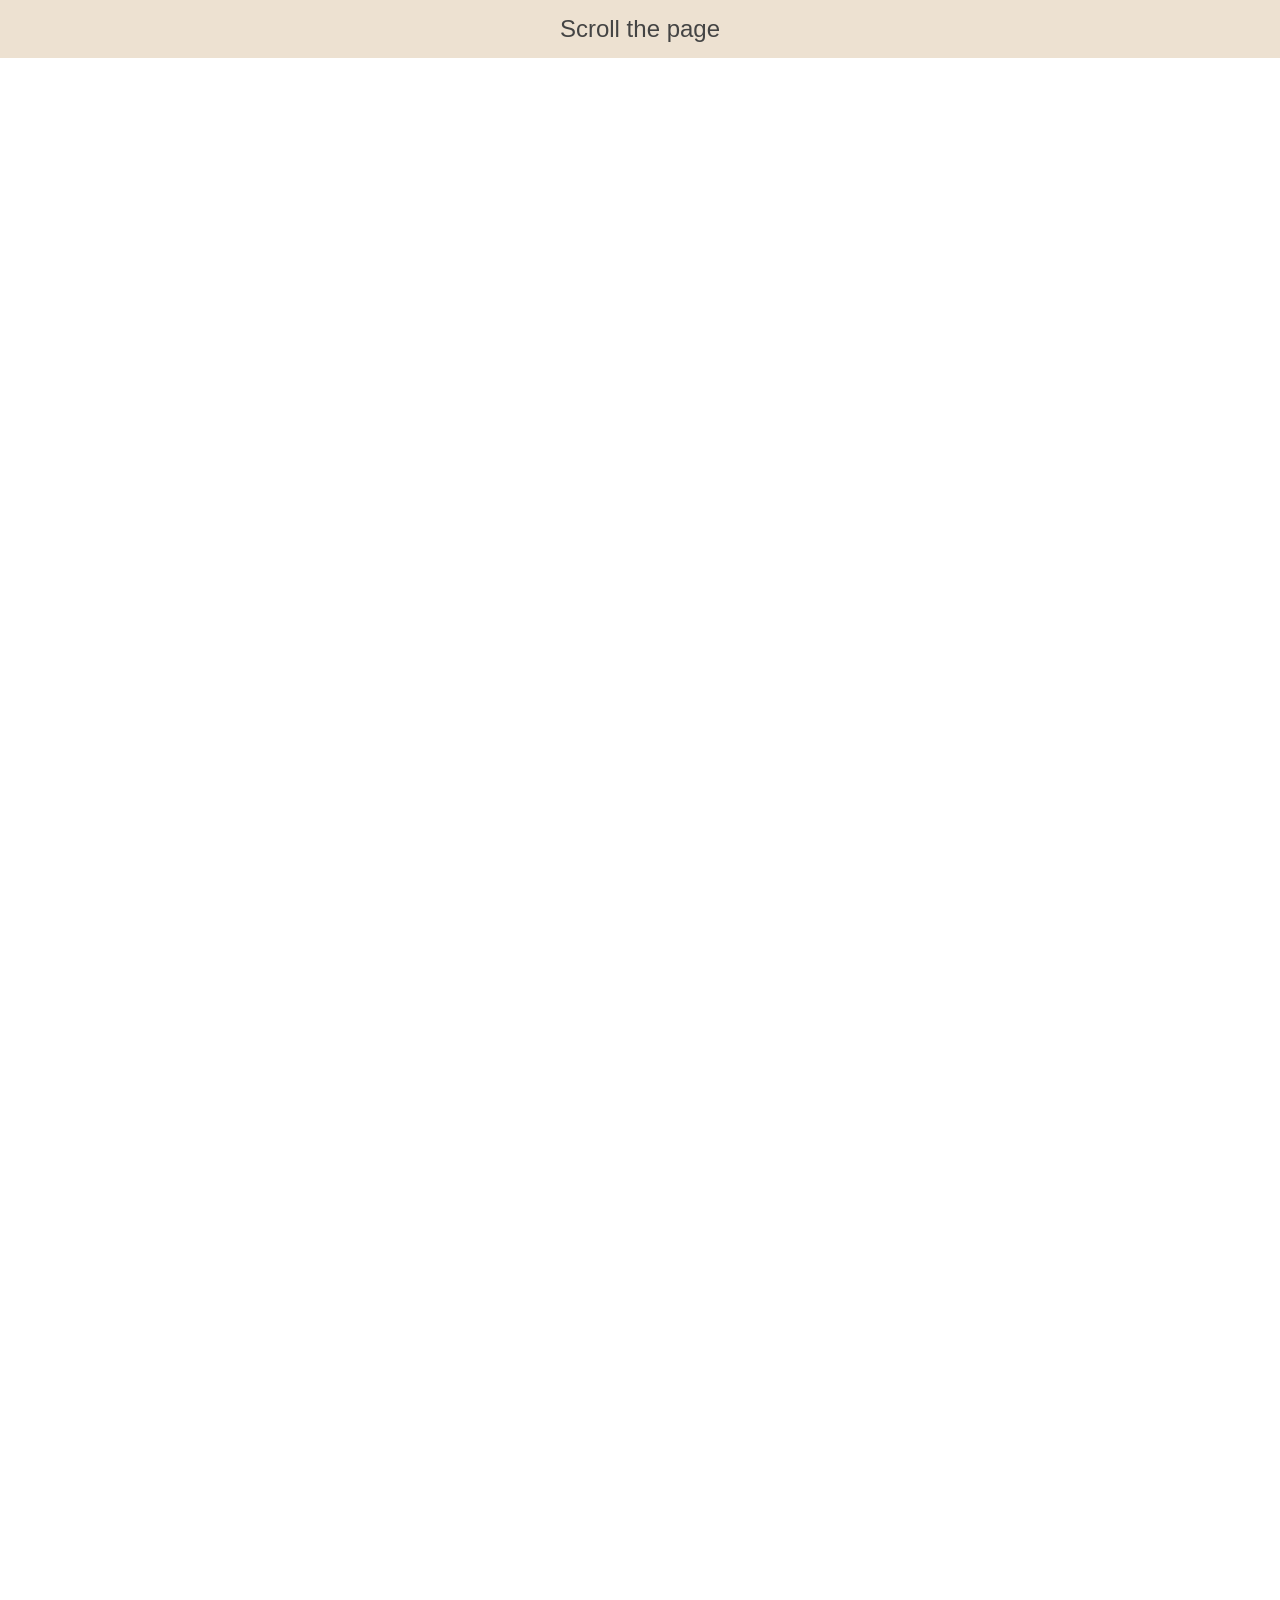
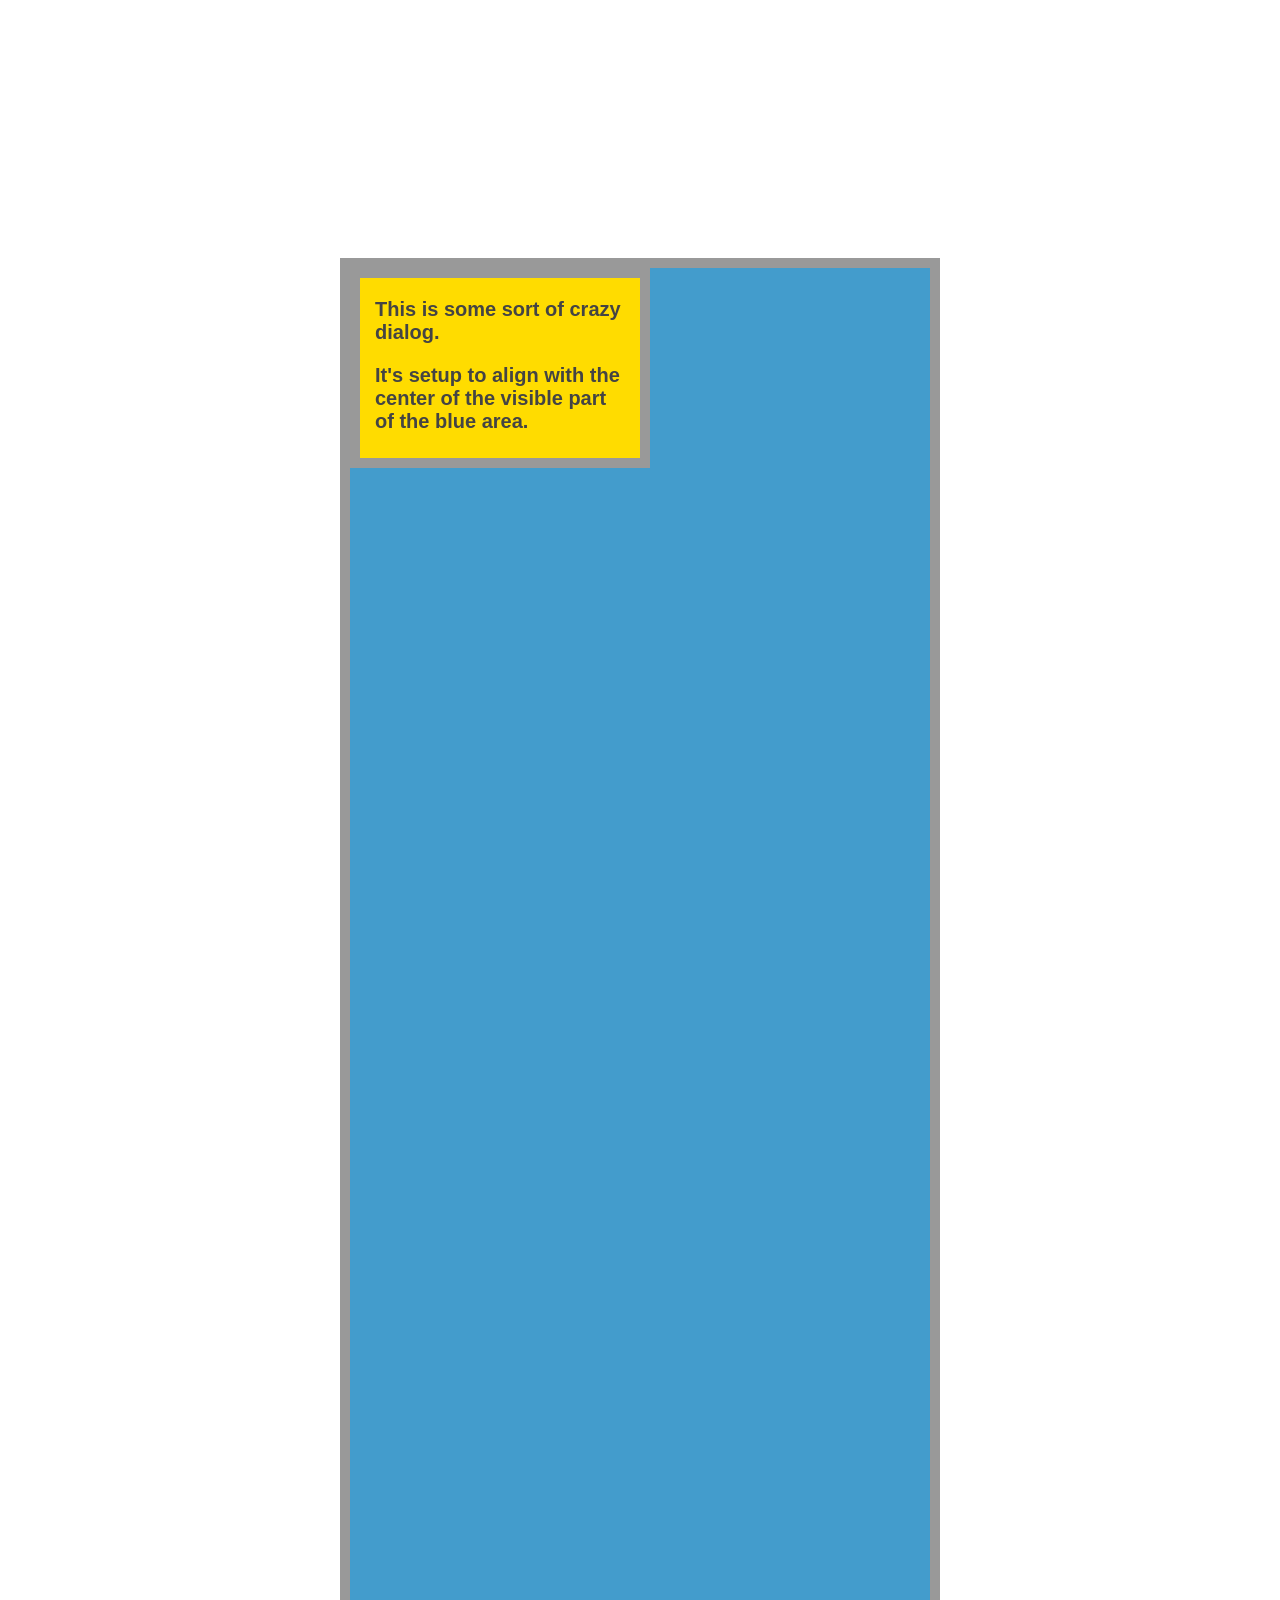
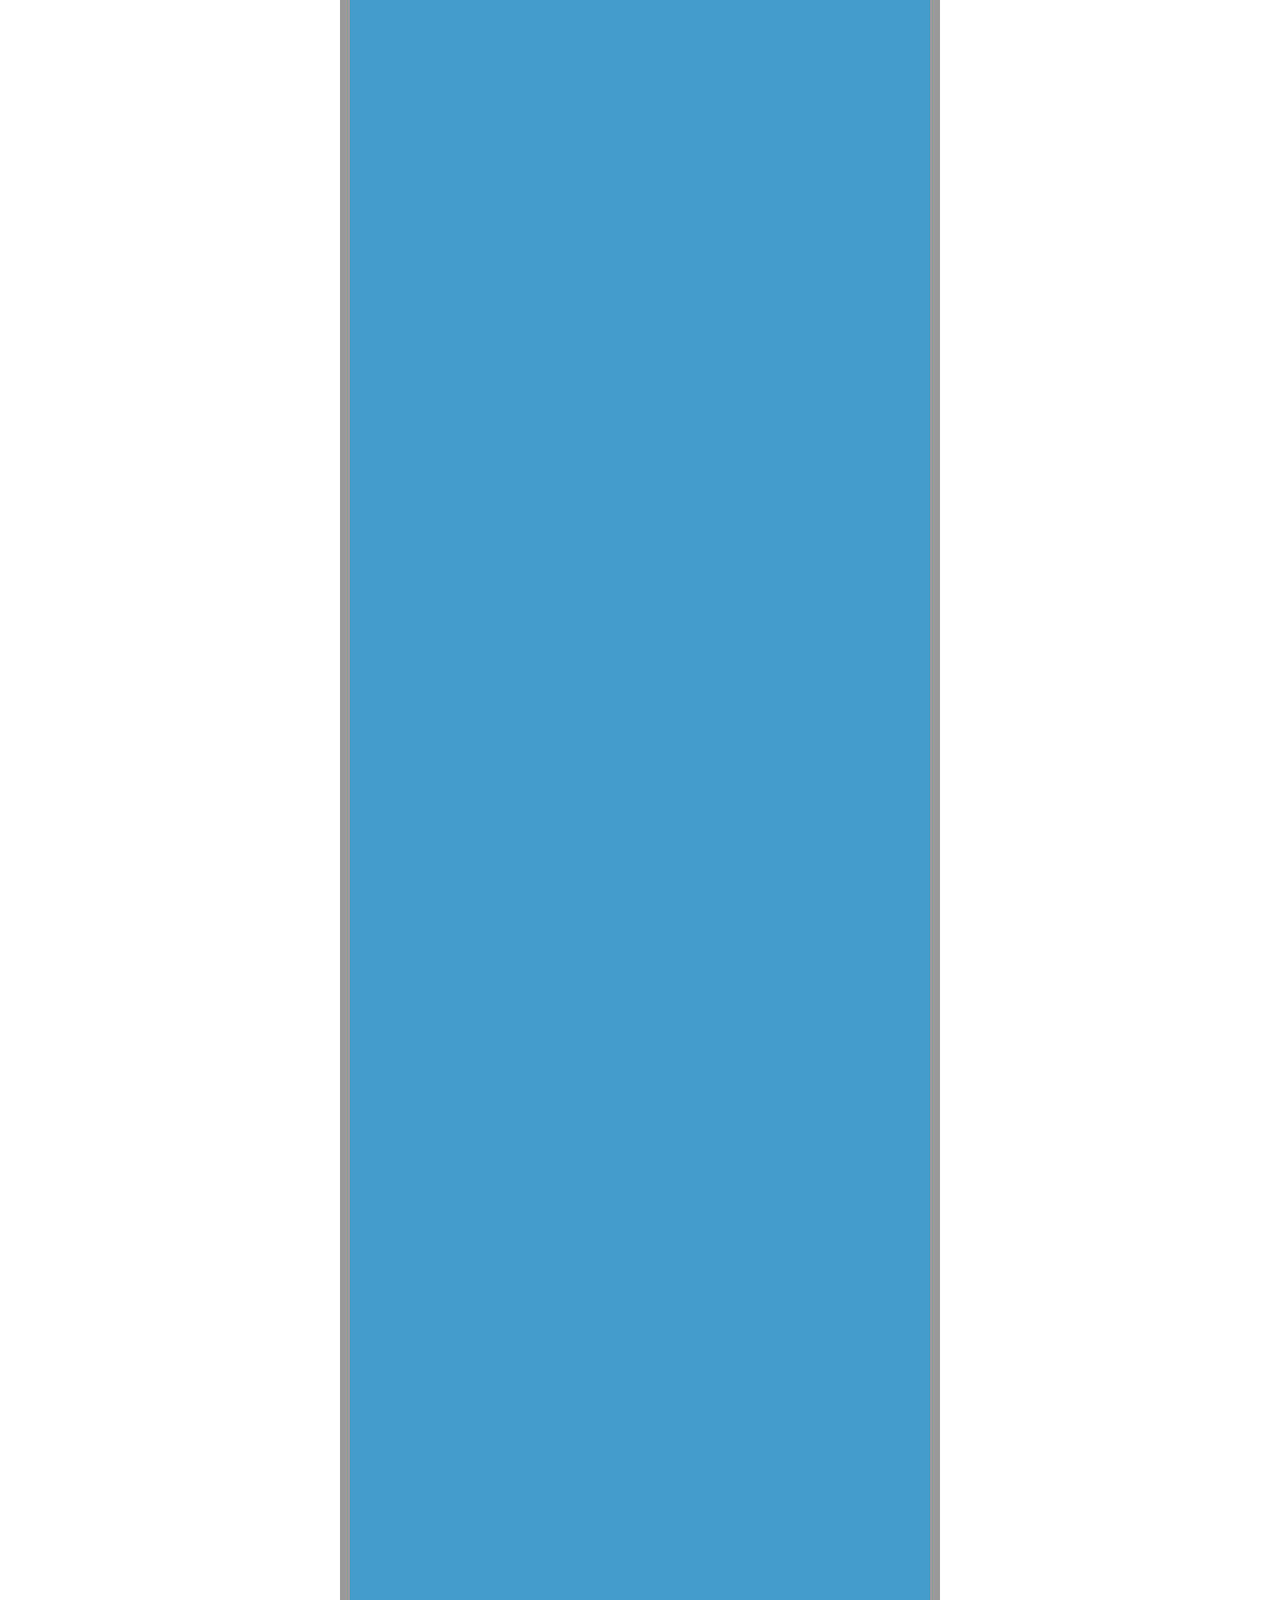
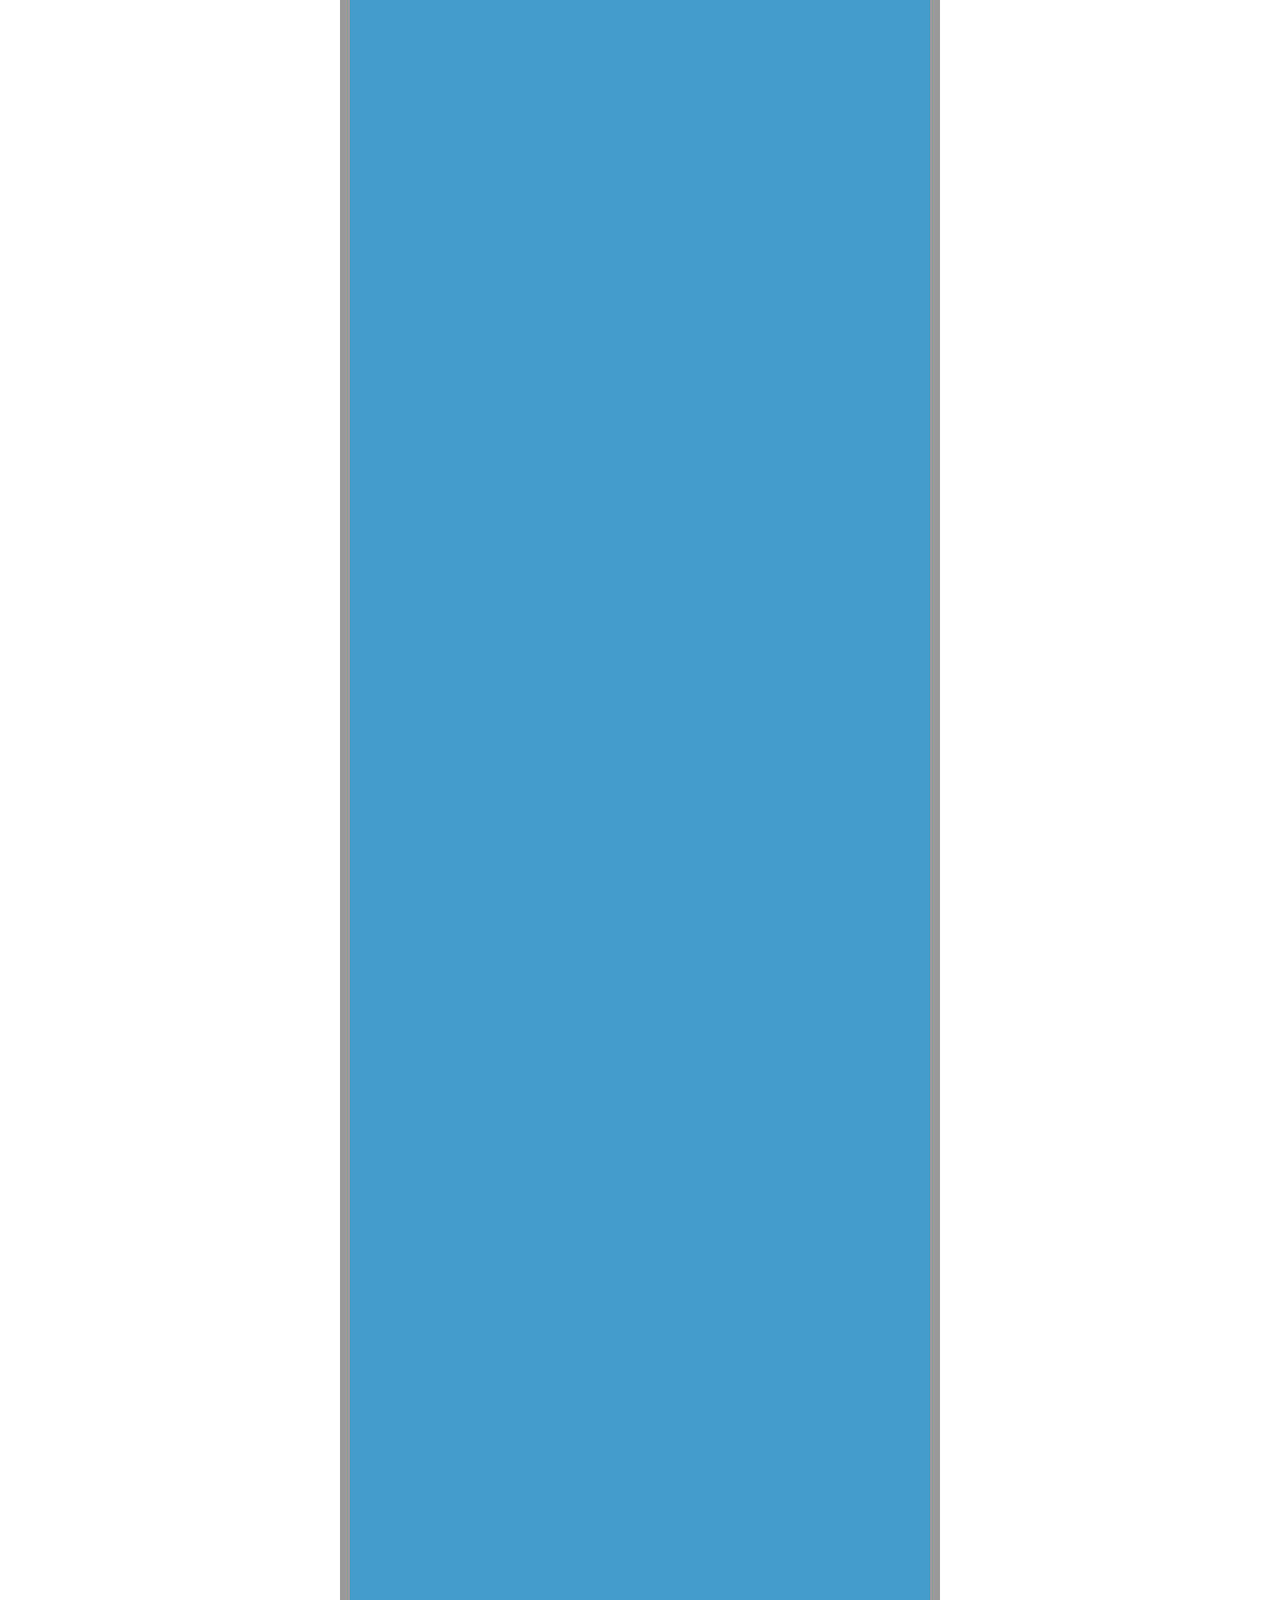
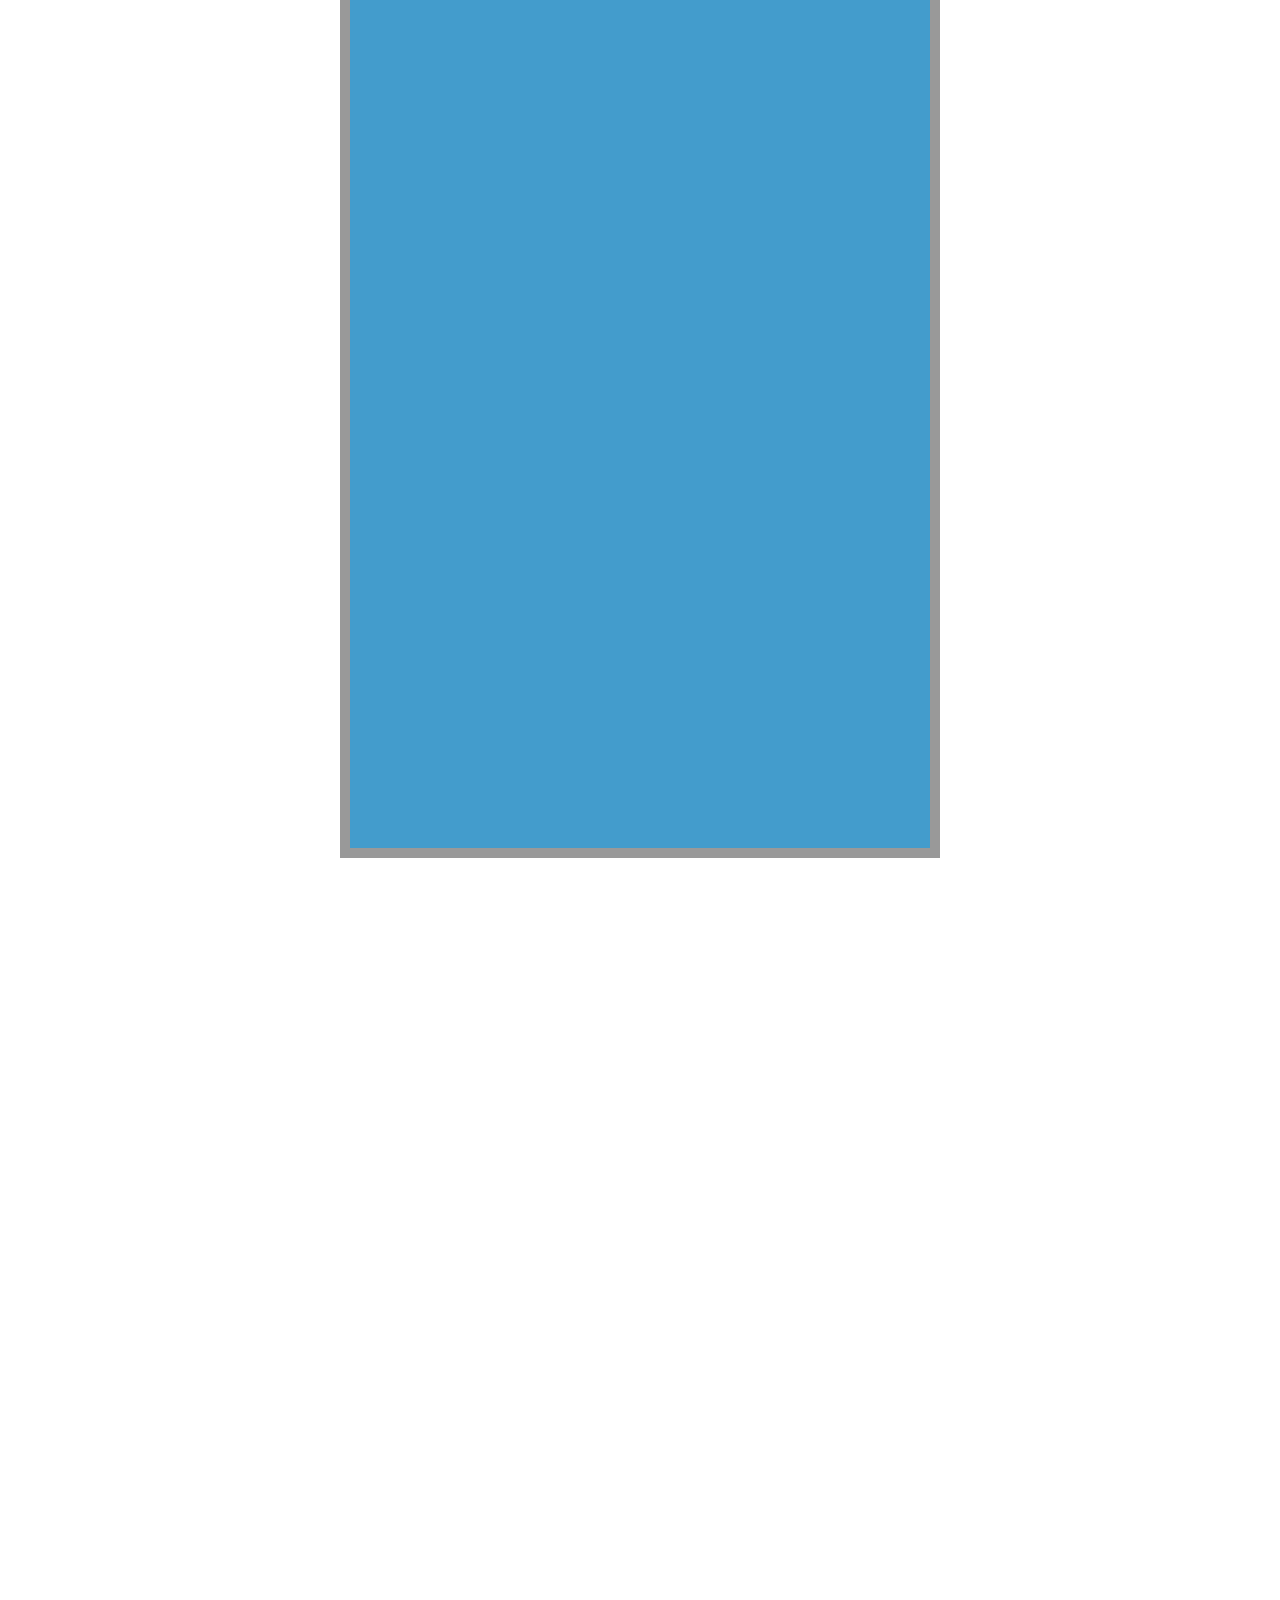
<file: bower_components/tether/examples/content-visible/index.html>
<!DOCTYPE html>
<html>
    <head>
        <link rel="stylesheet" href="../resources/css/base.css" />
    </head>
    <body>

    <div class="instructions">Scroll the page</div>

    <style>
      .instructions {
        width: 100%;
        text-align: center;
        font-size: 24px;
        padding: 15px;
        background-color: rgba(210, 180, 140, 0.4);
      }

      * {
        box-sizing: border-box;
      }
      body {
        min-height: 1200vh;
        height: 100%;
      }

      .content-box {
        width: 600px;
        border: 10px solid #999;
        height: 600vh;
        background-color: #439CCC;
        margin: 200vh auto;
      }
      .element {
        border: 10px solid #999;
        background-color: #FFDC00;
        width: 300px;
        height: 200px;
        padding: 0 15px;
        font-size: 20px;
        font-weight: bold;
      }
    </style>

    <div class="content-box">
      <div class="element">
        <p>This is some sort of crazy dialog.</p>

        <p>It's setup to align with the center of the visible part of the blue area.</p>
      </div>
    </div>

    <script src="//github.hubspot.com/tether/dist/js/tether.js"></script>
    <script>
      new Tether({
        element: '.element',
        target: '.content-box',
        attachment: 'middle center',
        targetAttachment: 'middle center',
        targetModifier: 'visible'
      });
    </script>
  </body>
</html>
</file>
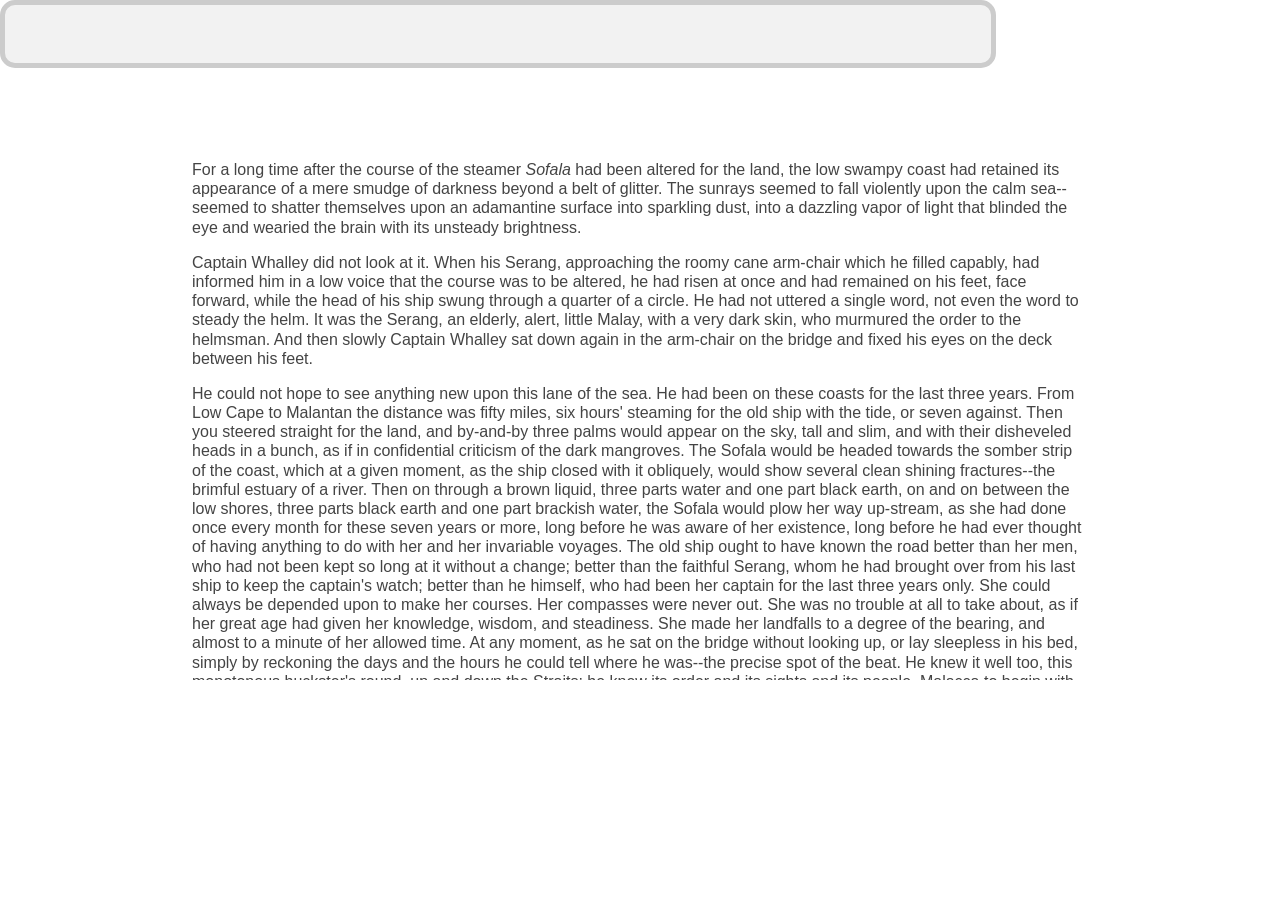
<file: bower_components/tether/examples/element-scroll/index.html>
<!DOCTYPE html>
<html>
    <head>
      <link rel="stylesheet" href="../resources/css/base.css" />
    </head>
    <body>

    <div class="scroll">
      <p>For a long time after the course of the steamer <em>Sofala</em> had been
      altered for the land, the low swampy coast had retained its appearance
      of a mere smudge of darkness beyond a belt of glitter. The sunrays
      seemed to fall violently upon the calm sea--seemed to shatter themselves
      upon an adamantine surface into sparkling dust, into a dazzling vapor
      of light that blinded the eye and wearied the brain with its unsteady
      brightness.</p>

      <p>Captain Whalley did not look at it. When his Serang, approaching the
      roomy cane arm-chair which he filled capably, had informed him in a low
      voice that the course was to be altered, he had risen at once and had
      remained on his feet, face forward, while the head of his ship swung
      through a quarter of a circle. He had not uttered a single word, not
      even the word to steady the helm. It was the Serang, an elderly, alert,
      little Malay, with a very dark skin, who murmured the order to the
      helmsman. And then slowly Captain Whalley sat down again in the
      arm-chair on the bridge and fixed his eyes on the deck between his feet.</p>

      <p>He could not hope to see anything new upon this lane of the sea. He had
      been on these coasts for the last three years. From Low Cape to Malantan
      the distance was fifty miles, six hours' steaming for the old ship with
      the tide, or seven against. Then you steered straight for the land, and
      by-and-by three palms would appear on the sky, tall and slim, and with
      their disheveled heads in a bunch, as if in confidential criticism of
      the dark mangroves. The Sofala would be headed towards the somber
      strip of the coast, which at a given moment, as the ship closed with
      it obliquely, would show several clean shining fractures--the brimful
      estuary of a river. Then on through a brown liquid, three parts water
      and one part black earth, on and on between the low shores, three parts
      black earth and one part brackish water, the Sofala would plow her way
      up-stream, as she had done once every month for these seven years or
      more, long before he was aware of her existence, long before he had ever
      thought of having anything to do with her and her invariable voyages.
      The old ship ought to have known the road better than her men, who had
      not been kept so long at it without a change; better than the faithful
      Serang, whom he had brought over from his last ship to keep the
      captain's watch; better than he himself, who had been her captain for
      the last three years only. She could always be depended upon to make her
      courses. Her compasses were never out. She was no trouble at all to
      take about, as if her great age had given her knowledge, wisdom, and
      steadiness. She made her landfalls to a degree of the bearing, and
      almost to a minute of her allowed time. At any moment, as he sat on
      the bridge without looking up, or lay sleepless in his bed, simply by
      reckoning the days and the hours he could tell where he was--the precise
      spot of the beat. He knew it well too, this monotonous huckster's
      round, up and down the Straits; he knew its order and its sights and its
      people. Malacca to begin with, in at daylight and out at dusk, to cross
      over with a rigid phosphorescent wake this highway of the Far East.
      Darkness and gleams on the water, clear stars on a black sky, perhaps
      the lights of a home steamer keeping her unswerving course in the
      middle, or maybe the elusive shadow of a native craft with her mat sails
      flitting by silently--and the low land on the other side in sight
      at daylight. At noon the three palms of the next place of call, up a
      sluggish river. The only white man residing there was a retired young
      sailor, with whom he had become friendly in the course of many voyages.
      Sixty miles farther on there was another place of call, a deep bay with
      only a couple of houses on the beach. And so on, in and out, picking
      up coastwise cargo here and there, and finishing with a hundred miles'
      steady steaming through the maze of an archipelago of small islands up
      to a large native town at the end of the beat. There was a three days'
      rest for the old ship before he started her again in inverse order,
      seeing the same shores from another bearing, hearing the same voices
      in the same places, back again to the Sofala's port of registry on
      the great highway to the East, where he would take up a berth nearly
      opposite the big stone pile of the harbor office till it was time to
      start again on the old round of 1600 miles and thirty days. Not a very
      enterprising life, this, for Captain Whalley, Henry Whalley, otherwise
      Dare-devil Harry--Whalley of the Condor, a famous clipper in her day.
      No. Not a very enterprising life for a man who had served famous firms,
      who had sailed famous ships (more than one or two of them his own); who
      had made famous passages, had been the pioneer of new routes and new
      trades; who had steered across the unsurveyed tracts of the South Seas,
      and had seen the sun rise on uncharted islands. Fifty years at sea, and
      forty out in the East ("a pretty thorough apprenticeship," he used
      to remark smilingly), had made him honorably known to a generation of
      shipowners and merchants in all the ports from Bombay clear over to
      where the East merges into the West upon the coast of the two Americas.
      His fame remained writ, not very large but plain enough, on the
      Admiralty charts. Was there not somewhere between Australia and China a
      Whalley Island and a Condor Reef? On that dangerous coral formation the
      celebrated clipper had hung stranded for three days, her captain and
      crew throwing her cargo overboard with one hand and with the other, as
      it were, keeping off her a flotilla of savage war-canoes. At that time
      neither the island nor the reef had any official existence. Later the
      officers of her Majesty's steam vessel Fusilier, dispatched to make a
      survey of the route, recognized in the adoption of these two names the
      enterprise of the man and the solidity of the ship. Besides, as anyone
      who cares may see, the "General Directory," vol. ii. p. 410, begins the
      description of the "Malotu or Whalley Passage" with the words: "This
      advantageous route, first discovered in 1850 by Captain Whalley in the
      ship Condor," &amp;c., and ends by recommending it warmly to sailing vessels
      leaving the China ports for the south in the months from December to
      April inclusive.</p>

      <p>This was the clearest gain he had out of life. Nothing could rob him
      of this kind of fame. The piercing of the Isthmus of Suez, like the
      breaking of a dam, had let in upon the East a flood of new ships, new
      men, new methods of trade. It had changed the face of the Eastern seas
      and the very spirit of their life; so that his early experiences meant
      nothing whatever to the new generation of seamen.</p>

      <p>In those bygone days he had handled many thousands of pounds of his
      employers' money and of his own; he had attended faithfully, as by law
      a shipmaster is expected to do, to the conflicting interests of owners,
      charterers, and underwriters. He had never lost a ship or consented to
      a shady transaction; and he had lasted well, outlasting in the end the
      conditions that had gone to the making of his name. He had buried his
      wife (in the Gulf of Petchili), had married off his daughter to the man
      of her unlucky choice, and had lost more than an ample competence in the
      crash of the notorious Travancore and Deccan Banking Corporation, whose
      downfall had shaken the East like an earthquake. And he was sixty-five
      years old.</p>

      <p>His age sat lightly enough on him; and of his ruin he was not ashamed.
      He had not been alone to believe in the stability of the Banking
      Corporation. Men whose judgment in matters of finance was as expert as
      his seamanship had commended the prudence of his investments, and had
      themselves lost much money in the great failure. The only difference
      between him and them was that he had lost his all. And yet not his all.
      There had remained to him from his lost fortune a very pretty little
      bark, Fair Maid, which he had bought to occupy his leisure of a retired
      sailor--"to play with," as he expressed it himself.</p>

      <p>He had formally declared himself tired of the sea the year preceding his
      daughter's marriage. But after the young couple had gone to settle in
      Melbourne he found out that he could not make himself happy on shore. He
      was too much of a merchant sea-captain for mere yachting to satisfy him.
      He wanted the illusion of affairs; and his acquisition of the Fair
      Maid preserved the continuity of his life. He introduced her to his
      acquaintances in various ports as "my last command." When he grew too
      old to be trusted with a ship, he would lay her up and go ashore to be
      buried, leaving directions in his will to have the bark towed out and
      scuttled decently in deep water on the day of the funeral. His daughter
      would not grudge him the satisfaction of knowing that no stranger would
      handle his last command after him. With the fortune he was able to leave
      her, the value of a 500-ton bark was neither here nor there. All this
      would be said with a jocular twinkle in his eye: the vigorous old man
      had too much vitality for the sentimentalism of regret; and a little
      wistfully withal, because he was at home in life, taking a genuine
      pleasure in its feelings and its possessions; in the dignity of his
      reputation and his wealth, in his love for his daughter, and in his
      satisfaction with the ship--the plaything of his lonely leisure.</p>

      <p>He had the cabin arranged in accordance with his simple ideal of comfort
      at sea. A big bookcase (he was a great reader) occupied one side of his
      stateroom; the portrait of his late wife, a flat bituminous oil-painting
      representing the profile and one long black ringlet of a young woman,
      faced his bed-place. Three chronometers ticked him to sleep and greeted
      him on waking with the tiny competition of their beats. He rose at five
      every day. The officer of the morning watch, drinking his early cup
      of coffee aft by the wheel, would hear through the wide orifice of the
      copper ventilators all the splashings, blowings, and splutterings of
      his captain's toilet. These noises would be followed by a sustained
      deep murmur of the Lord's Prayer recited in a loud earnest voice. Five
      minutes afterwards the head and shoulders of Captain Whalley emerged
      out of the companion-hatchway. Invariably he paused for a while on the
      stairs, looking all round at the horizon; upwards at the trim of the
      sails; inhaling deep draughts of the fresh air. Only then he would step
      out on the poop, acknowledging the hand raised to the peak of the cap
      with a majestic and benign "Good morning to you." He walked the deck
      till eight scrupulously. Sometimes, not above twice a year, he had to
      use a thick cudgel-like stick on account of a stiffness in the hip--a
      slight touch of rheumatism, he supposed. Otherwise he knew nothing of
      the ills of the flesh. At the ringing of the breakfast bell he went
      below to feed his canaries, wind up the chronometers, and take the
      head of the table. From there he had before his eyes the big carbon
      photographs of his daughter, her husband, and two fat-legged babies
      --his grandchildren--set in black frames into the maplewood bulkheads
      of the cuddy. After breakfast he dusted the glass over these portraits
      himself with a cloth, and brushed the oil painting of his wife with a
      plumate kept suspended from a small brass hook by the side of the heavy
      gold frame. Then with the door of his stateroom shut, he would sit down
      on the couch under the portrait to read a chapter out of a thick pocket
      Bible--her Bible. But on some days he only sat there for half an hour
      with his finger between the leaves and the closed book resting on his
      knees. Perhaps he had remembered suddenly how fond of boat-sailing she
      used to be.</p>

      <p>She had been a real shipmate and a true woman too. It was like an
      article of faith with him that there never had been, and never could be,
      a brighter, cheerier home anywhere afloat or ashore than his home under
      the poop-deck of the Condor, with the big main cabin all white and gold,
      garlanded as if for a perpetual festival with an unfading wreath. She
      had decorated the center of every panel with a cluster of home flowers.
      It took her a twelvemonth to go round the cuddy with this labor of love.
      To him it had remained a marvel of painting, the highest achievement of
      taste and skill; and as to old Swinburne, his mate, every time he
      came down to his meals he stood transfixed with admiration before the
      progress of the work. You could almost smell these roses, he declared,
      sniffing the faint flavor of turpentine which at that time pervaded the
      saloon, and (as he confessed afterwards) made him somewhat less hearty
      than usual in tackling his food. But there was nothing of the sort to
      interfere with his enjoyment of her singing. "Mrs. Whalley is a regular
      out-and-out nightingale, sir," he would pronounce with a judicial air
      after listening profoundly over the skylight to the very end of the
      piece. In fine weather, in the second dog-watch, the two men could hear
      her trills and roulades going on to the accompaniment of the piano in
      the cabin. On the very day they got engaged he had written to London
      for the instrument; but they had been married for over a year before it
      reached them, coming out round the Cape. The big case made part of the
      first direct general cargo landed in Hong-kong harbor--an event that to
      the men who walked the busy quays of to-day seemed as hazily remote as
      the dark ages of history. But Captain Whalley could in a half hour of
      solitude live again all his life, with its romance, its idyl, and its
      sorrow. He had to close her eyes himself. She went away from under the
      ensign like a sailor's wife, a sailor herself at heart. He had read
      the service over her, out of her own prayer-book, without a break in his
      voice. When he raised his eyes he could see old Swinburne facing him
      with his cap pressed to his breast, and his rugged, weather-beaten,
      impassive face streaming with drops of water like a lump of chipped red
      granite in a shower. It was all very well for that old sea-dog to cry.
      He had to read on to the end; but after the splash he did not remember
      much of what happened for the next few days. An elderly sailor of the
      crew, deft at needlework, put together a mourning frock for the child
      out of one of her black skirts.</p>

      <p>He was not likely to forget; but you cannot dam up life like a sluggish
      stream. It will break out and flow over a man's troubles, it will close
      upon a sorrow like the sea upon a dead body, no matter how much love has
      gone to the bottom. And the world is not bad. People had been very
      kind to him; especially Mrs. Gardner, the wife of the senior partner
      in Gardner, Patteson, &amp; Co., the owners of the Condor. It was she who
      volunteered to look after the little one, and in due course took her to
      England (something of a journey in those days, even by the overland
      mail route) with her own girls to finish her education. It was ten years
      before he saw her again.</p>

      <p>As a little child she had never been frightened of bad weather; she
      would beg to be taken up on deck in the bosom of his oilskin coat to
      watch the big seas hurling themselves upon the Condor. The swirl and
      crash of the waves seemed to fill her small soul with a breathless
      delight. "A good boy spoiled," he used to say of her in joke. He had
      named her Ivy because of the sound of the word, and obscurely fascinated
      by a vague association of ideas. She had twined herself tightly round
      his heart, and he intended her to cling close to her father as to a
      tower of strength; forgetting, while she was little, that in the nature
      of things she would probably elect to cling to someone else. But
      he loved life well enough for even that event to give him a certain
      satisfaction, apart from his more intimate feeling of loss.</p>

      <p>After he had purchased the Fair Maid to occupy his loneliness, he
      hastened to accept a rather unprofitable freight to Australia simply for
      the opportunity of seeing his daughter in her own home. What made him
      dissatisfied there was not to see that she clung now to somebody else,
      but that the prop she had selected seemed on closer examination "a
      rather poor stick"--even in the matter of health. He disliked his
      son-in-law's studied civility perhaps more than his method of
      handling the sum of money he had given Ivy at her marriage. But of his
      apprehensions he said nothing. Only on the day of his departure, with
      the hall-door open already, holding her hands and looking steadily into
      her eyes, he had said, "You know, my dear, all I have is for you and the
      chicks. Mind you write to me openly." She had answered him by an almost
      imperceptible movement of her head. She resembled her mother in
      the color of her eyes, and in character--and also in this, that she
      understood him without many words.</p>

      <p>Sure enough she had to write; and some of these letters made Captain
      Whalley lift his white eye-brows. For the rest he considered he was
      reaping the true reward of his life by being thus able to produce on
      demand whatever was needed. He had not enjoyed himself so much in a
      way since his wife had died. Characteristically enough his son-in-law's
      punctuality in failure caused him at a distance to feel a sort of
      kindness towards the man. The fellow was so perpetually being jammed on
      a lee shore that to charge it all to his reckless navigation would be
      manifestly unfair. No, no! He knew well what that meant. It was bad
      luck. His own had been simply marvelous, but he had seen in his life too
      many good men--seamen and others--go under with the sheer weight of bad
      luck not to recognize the fatal signs. For all that, he was cogitating
      on the best way of tying up very strictly every penny he had to leave,
      when, with a preliminary rumble of rumors (whose first sound reached
      him in Shanghai as it happened), the shock of the big failure came;
      and, after passing through the phases of stupor, of incredulity, of
      indignation, he had to accept the fact that he had nothing to speak of
      to leave.</p>

      <p>Upon that, as if he had only waited for this catastrophe, the unlucky
      man, away there in Melbourne, gave up his unprofitable game, and sat
      down--in an invalid's bath-chair at that too. "He will never walk
      again," wrote the wife. For the first time in his life Captain Whalley
      was a bit staggered.</p>

      <p>The Fair Maid had to go to work in bitter earnest now. It was no longer
      a matter of preserving alive the memory of Dare-devil Harry Whalley in
      the Eastern Seas, or of keeping an old man in pocket-money and clothes,
      with, perhaps, a bill for a few hundred first-class cigars thrown in at
      the end of the year. He would have to buckle-to, and keep her going hard
      on a scant allowance of gilt for the ginger-bread scrolls at her stem
      and stern.</p>

      <p>This necessity opened his eyes to the fundamental changes of the world.
      Of his past only the familiar names remained, here and there, but
      the things and the men, as he had known them, were gone. The name of
      Gardner, Patteson, &amp; Co. was still displayed on the walls of warehouses
      by the waterside, on the brass plates and window-panes in the business
      quarters of more than one Eastern port, but there was no longer a
      Gardner or a Patteson in the firm. There was no longer for Captain
      Whalley an arm-chair and a welcome in the private office, with a bit of
      business ready to be put in the way of an old friend, for the sake of
      bygone services. The husbands of the Gardner girls sat behind the desks
      in that room where, long after he had left the employ, he had kept his
      right of entrance in the old man's time. Their ships now had yellow
      funnels with black tops, and a time-table of appointed routes like a
      confounded service of tramways. The winds of December and June were all
      one to them; their captains (excellent young men he doubted not) were,
      to be sure, familiar with Whalley Island, because of late years the
      Government had established a white fixed light on the north end (with
      a red danger sector over the Condor Reef), but most of them would have
      been extremely surprised to hear that a flesh-and-blood Whalley still
      existed--an old man going about the world trying to pick up a cargo here
      and there for his little bark.</p>

      <p>And everywhere it was the same. Departed the men who would have nodded
      appreciatively at the mention of his name, and would have thought
      themselves bound in honor to do something for Dare-devil Harry Whalley.
      Departed the opportunities which he would have known how to seize; and
      gone with them the white-winged flock of clippers that lived in the
      boisterous uncertain life of the winds, skimming big fortunes out of
      the foam of the sea. In a world that pared down the profits to an
      irreducible minimum, in a world that was able to count its disengaged
      tonnage twice over every day, and in which lean charters were snapped up
      by cable three months in advance, there were no chances of fortune for
      an individual wandering haphazard with a little bark--hardly indeed any
      room to exist.</p>

      <p>He found it more difficult from year to year. He suffered greatly from
      the smallness of remittances he was able to send his daughter. Meantime
      he had given up good cigars, and even in the matter of inferior cheroots
      limited himself to six a day. He never told her of his difficulties, and
      she never enlarged upon her struggle to live. Their confidence in each
      other needed no explanations, and their perfect understanding endured
      without protestations of gratitude or regret. He would have been shocked
      if she had taken it into her head to thank him in so many words, but
      he found it perfectly natural that she should tell him she needed two
      hundred pounds.</p>

      <p>He had come in with the Fair Maid in ballast to look for a freight in
      the Sofala's port of registry, and her letter met him there. Its tenor
      was that it was no use mincing matters. Her only resource was in opening
      a boarding-house, for which the prospects, she judged, were good. Good
      enough, at any rate, to make her tell him frankly that with two hundred
      pounds she could make a start. He had torn the envelope open, hastily,
      on deck, where it was handed to him by the ship-chandler's runner, who
      had brought his mail at the moment of anchoring. For the second time
      in his life he was appalled, and remained stock-still at the cabin door
      with the paper trembling between his fingers. Open a boarding-house! Two
      hundred pounds for a start! The only resource! And he did not know where
      to lay his hands on two hundred pence.</p>

      <p>All that night Captain Whalley walked the poop of his anchored ship, as
      though he had been about to close with the land in thick weather, and
      uncertain of his position after a run of many gray days without a sight
      of sun, moon, or stars. The black night twinkled with the guiding lights
      of seamen and the steady straight lines of lights on shore; and all
      around the Fair Maid the riding lights of ships cast trembling trails
      upon the water of the roadstead. Captain Whalley saw not a gleam
      anywhere till the dawn broke and he found out that his clothing was
      soaked through with the heavy dew.</p>

      <p>His ship was awake. He stopped short, stroked his wet beard, and
      descended the poop ladder backwards, with tired feet. At the sight
      of him the chief officer, lounging about sleepily on the quarterdeck,
      remained open-mouthed in the middle of a great early-morning yawn.</p>

      <p>"Good morning to you," pronounced Captain Whalley solemnly, passing into
      the cabin. But he checked himself in the doorway, and without looking
      back, "By the bye," he said, "there should be an empty wooden case put
      away in the lazarette. It has not been broken up--has it?"</p>

      <p>The mate shut his mouth, and then asked as if dazed, "What empty case,
      sir?"</p>

      <p>"A big flat packing-case belonging to that painting in my room. Let it
      be taken up on deck and tell the carpenter to look it over. I may want
      to use it before long."</p>

      <p>The chief officer did not stir a limb till he had heard the door of the
      captain's state-room slam within the cuddy. Then he beckoned aft the
      second mate with his forefinger to tell him that there was something "in
      the wind."</p>

      <p>When the bell rang Captain Whalley's authoritative voice boomed out
      through a closed door, "Sit down and don't wait for me." And his
      impressed officers took their places, exchanging looks and whispers
      across the table. What! No breakfast? And after apparently knocking
      about all night on deck, too! Clearly, there was something in the wind.
      In the skylight above their heads, bowed earnestly over the plates,
      three wire cages rocked and rattled to the restless jumping of the
      hungry canaries; and they could detect the sounds of their "old
      man's" deliberate movements within his state-room. Captain Whalley was
      methodically winding up the chronometers, dusting the portrait of
      his late wife, getting a clean white shirt out of the drawers, making
      himself ready in his punctilious unhurried manner to go ashore. He could
      not have swallowed a single mouthful of food that morning. He had made
      up his mind to sell the Fair Maid.</p>
    </div>

    <div class="pointer"></div>

    <style>
      body {
        cursor: pointer;
      }
      .scroll {
        height: 80vh;
        width: 80vw;
        max-height: 600px;
        position: fixed;
        top: 5em;
        left: 10vw;

        overflow-y: scroll;
        padding: 4em;
        box-sizing: border-box;
        line-height: 1.2;
      }
      .scroll::-webkit-scrollbar, .scroll::-webkit-scrollbar-track, .scroll::-webkit-scrollbar-thumb {
        display: none;
      }

      .pointer {
        height: 3.6em;
        width: 77vw;
        border: 5px solid #CCC;
        border-radius: 15px;
        background-color: rgba(0, 0, 0, 0.05);
        pointer-events: none;
      }
      .highlight {
        background-color: rgba(255, 255, 0, 0.3);
      }
      .hover {
        background-color: rgba(0, 255, 255, 0.2);
      }
    </style>

    <script src="//github.hubspot.com/tether/dist/js/tether.js"></script>
    <script>
      var pointer = document.querySelector('.pointer');
      var scroll = document.querySelector('.scroll');

      // This creates the pointer tether and links it up
      // with the scroll handle
      new Tether({
        element: pointer,
        target: scroll,
        attachment: 'middle right',
        targetAttachment: 'middle left',
        targetModifier: 'scroll-handle'
      });

      // Everything after this is for the highlighting effect
      var paras = document.querySelectorAll('p');
      for(var i=paras.length; i--;){
        var sents = paras[i].innerHTML.split('.');
        for (var j=sents.length; j--;){
          if (sents[j].trim().length)
            sents[j] = '<span>' + sents[j] + '.</span>';
        }
        paras[i].innerHTML = sents.join('');
      }

      var spans = document.querySelectorAll('p span');

      function highlight(){
        if (!spans) return;

        var bar = pointer.getBoundingClientRect();

        for (var i=spans.length; i--;){
          var coord = spans[i].getBoundingClientRect();

          if (bar.top < coord.top && bar.bottom > coord.top){
            spans[i].classList.add('hover');
          } else if (spans[i].classList.contains('hover')) {
            spans[i].classList.remove('hover');
          }
        }

        requestAnimationFrame(highlight);
      }

      highlight();

      document.body.addEventListener('click', function(){
        var els = document.querySelectorAll('.hover');
        for (var i=els.length; i--;)
          els[i].classList.toggle('highlight');
      });
    </script>
  </body>
</html>
</file>
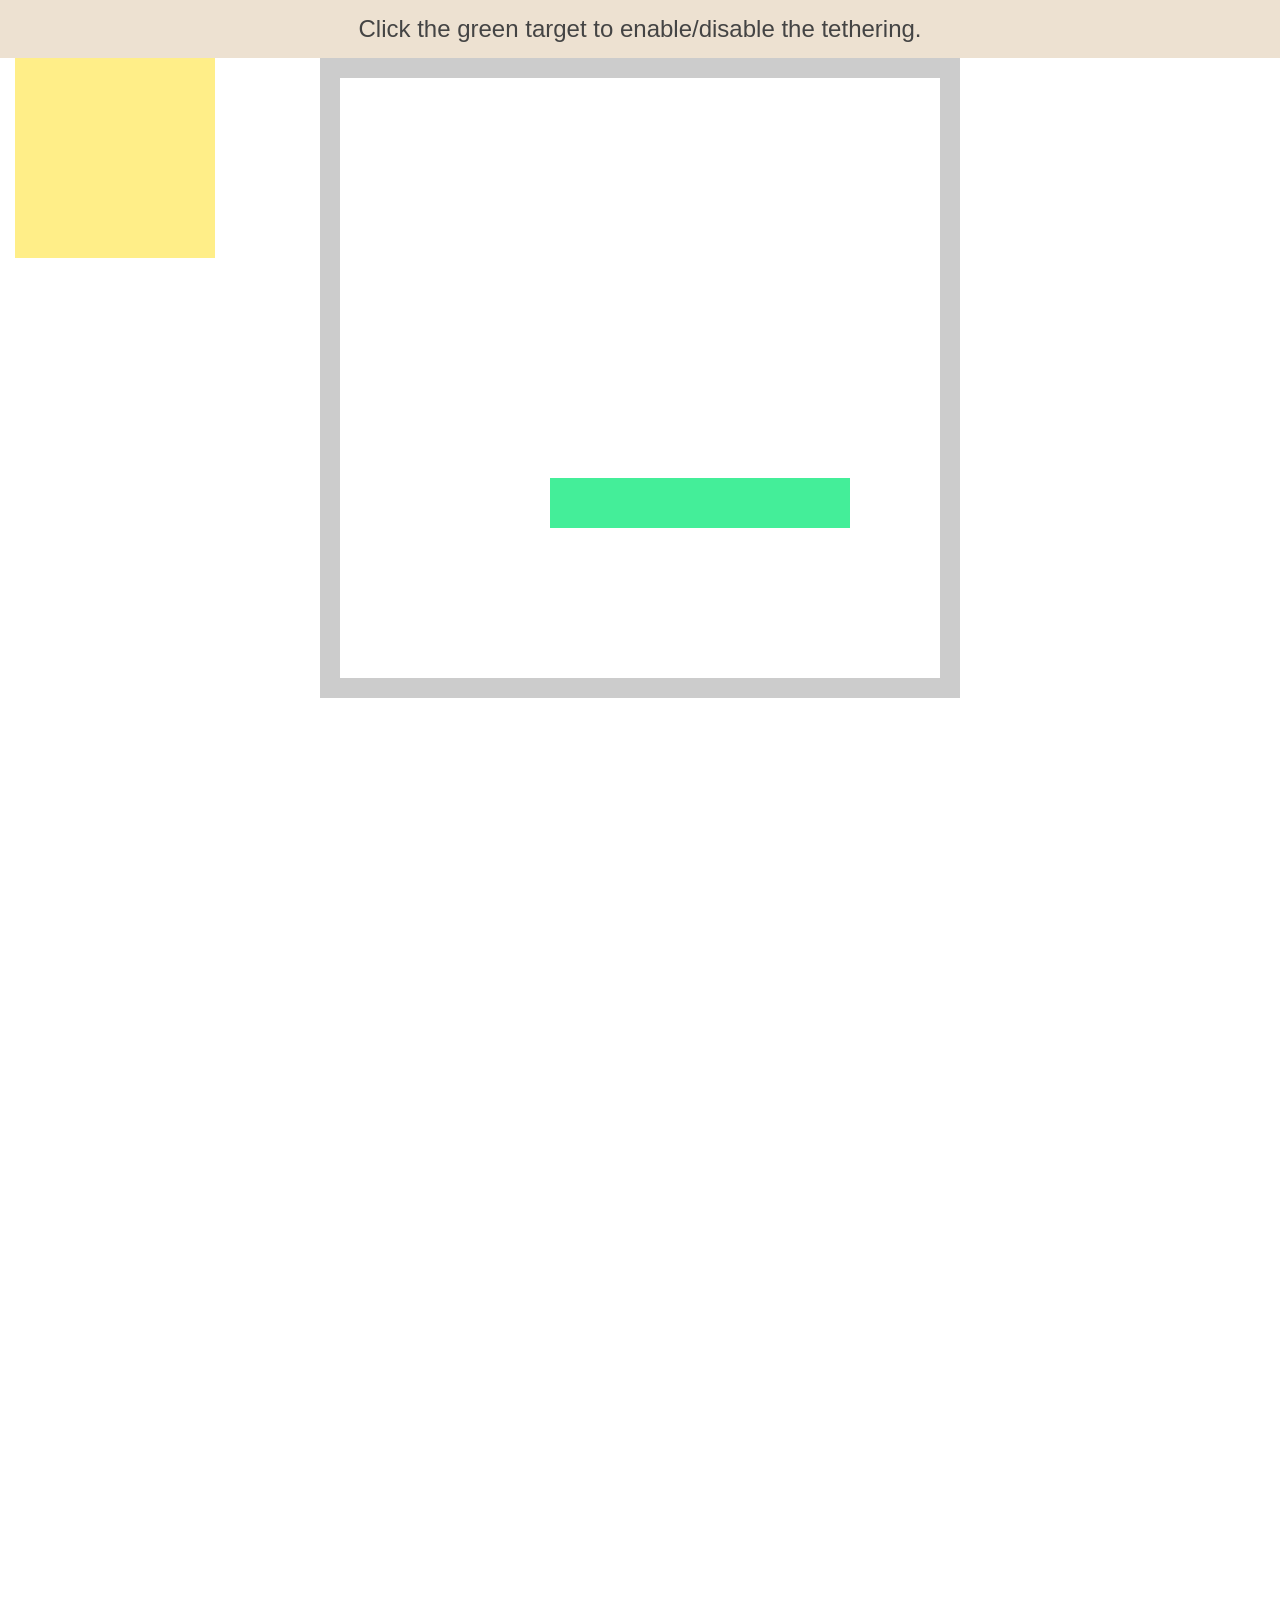
<file: bower_components/tether/examples/enable-disable/index.html>
<!DOCTYPE html>
<html>
    <head>
        <meta charset="utf-8">
        <meta http-equiv="X-UA-Compatible" content="chrome=1">
        <meta name="viewport" content="width=device-width, initial-scale=1, user-scalable=no">
        <link rel="stylesheet" href="../resources/css/base.css" />
        <link rel="stylesheet" href="../common/css/style.css" />
    </head>
    <body>
        <div class="instructions">Click the green target to enable/disable the tethering.</div>

        <div class="element"></div>
        <div class="container">
            <div class="pad"></div>
            <div class="target"></div>
            <div class="pad"></div>
        </div>

        <script src="//github.hubspot.com/tether/dist/js/tether.js"></script>
        <script>
            var tether = new Tether({
                element: '.element',
                target: '.target',
                attachment: 'top left',
                targetAttachment: 'top right'
            });

            document.querySelector('.target').addEventListener('click', function(){
                if (tether.enabled)
                    tether.disable();
                else
                    tether.enable();
            });
        </script>
    </body>
</html>
</file>
<file: revolution/css/settings.css>
/*-----------------------------------------------------------------------------

-	Revolution Slider 5.0 Default Style Settings -

Screen Stylesheet

version:   	5.4.0
date:      	11/02/17
author:		themepunch
email:     	info@themepunch.com
website:   	http://www.themepunch.com
-----------------------------------------------------------------------------*/
#debungcontrolls,.debugtimeline{width:100%;box-sizing:border-box}.rev_column,.rev_column .tp-parallax-wrap,.tp-svg-layer svg{vertical-align:top}#debungcontrolls{z-index:100000;position:fixed;bottom:0;height:auto;background:rgba(0,0,0,.6);padding:10px}.debugtimeline{height:10px;position:relative;margin-bottom:3px;display:none;white-space:nowrap}.debugtimeline:hover{height:15px}.the_timeline_tester{background:#e74c3c;position:absolute;top:0;left:0;height:100%;width:0}.debugtimeline.tl_slide .the_timeline_tester{background:#f39c12}.debugtimeline.tl_frame .the_timeline_tester{background:#3498db}.debugtimline_txt{color:#fff;font-weight:400;font-size:7px;position:absolute;left:10px;top:0;white-space:nowrap;line-height:10px}.rtl{direction:rtl}@font-face{font-family:revicons;src:url(../fonts/revicons/revicons.eot?5510888);src:url(../fonts/revicons/revicons.eot?5510888#iefix) format('embedded-opentype'),url(../fonts/revicons/revicons.woff?5510888) format('woff'),url(../fonts/revicons/revicons.ttf?5510888) format('truetype'),url(../fonts/revicons/revicons.svg?5510888#revicons) format('svg');font-weight:400;font-style:normal}[class*=" revicon-"]:before,[class^=revicon-]:before{font-family:revicons;font-style:normal;font-weight:400;speak:none;display:inline-block;text-decoration:inherit;width:1em;margin-right:.2em;text-align:center;font-variant:normal;text-transform:none;line-height:1em;margin-left:.2em}.revicon-search-1:before{content:'\e802'}.revicon-pencil-1:before{content:'\e831'}.revicon-picture-1:before{content:'\e803'}.revicon-cancel:before{content:'\e80a'}.revicon-info-circled:before{content:'\e80f'}.revicon-trash:before{content:'\e801'}.revicon-left-dir:before{content:'\e817'}.revicon-right-dir:before{content:'\e818'}.revicon-down-open:before{content:'\e83b'}.revicon-left-open:before{content:'\e819'}.revicon-right-open:before{content:'\e81a'}.revicon-angle-left:before{content:'\e820'}.revicon-angle-right:before{content:'\e81d'}.revicon-left-big:before{content:'\e81f'}.revicon-right-big:before{content:'\e81e'}.revicon-magic:before{content:'\e807'}.revicon-picture:before{content:'\e800'}.revicon-export:before{content:'\e80b'}.revicon-cog:before{content:'\e832'}.revicon-login:before{content:'\e833'}.revicon-logout:before{content:'\e834'}.revicon-video:before{content:'\e805'}.revicon-arrow-combo:before{content:'\e827'}.revicon-left-open-1:before{content:'\e82a'}.revicon-right-open-1:before{content:'\e82b'}.revicon-left-open-mini:before{content:'\e822'}.revicon-right-open-mini:before{content:'\e823'}.revicon-left-open-big:before{content:'\e824'}.revicon-right-open-big:before{content:'\e825'}.revicon-left:before{content:'\e836'}.revicon-right:before{content:'\e826'}.revicon-ccw:before{content:'\e808'}.revicon-arrows-ccw:before{content:'\e806'}.revicon-palette:before{content:'\e829'}.revicon-list-add:before{content:'\e80c'}.revicon-doc:before{content:'\e809'}.revicon-left-open-outline:before{content:'\e82e'}.revicon-left-open-2:before{content:'\e82c'}.revicon-right-open-outline:before{content:'\e82f'}.revicon-right-open-2:before{content:'\e82d'}.revicon-equalizer:before{content:'\e83a'}.revicon-layers-alt:before{content:'\e804'}.revicon-popup:before{content:'\e828'}.rev_slider_wrapper{position:relative;z-index:0;width:100%}.rev_slider{position:relative;overflow:visible}.entry-content .rev_slider a,.rev_slider a{box-shadow:none}.tp-overflow-hidden{overflow:hidden!important}.group_ov_hidden{overflow:hidden}.rev_slider img,.tp-simpleresponsive img{max-width:none!important;transition:none;margin:0;padding:0;border:none}.rev_slider .no-slides-text{font-weight:700;text-align:center;padding-top:80px}.rev_slider>ul,.rev_slider>ul>li,.rev_slider>ul>li:before,.rev_slider_wrapper>ul,.tp-revslider-mainul>li,.tp-revslider-mainul>li:before,.tp-simpleresponsive>ul,.tp-simpleresponsive>ul>li,.tp-simpleresponsive>ul>li:before{list-style:none!important;position:absolute;margin:0!important;padding:0!important;overflow-x:visible;overflow-y:visible;background-image:none;background-position:0 0;text-indent:0;top:0;left:0}.rev_slider>ul>li,.rev_slider>ul>li:before,.tp-revslider-mainul>li,.tp-revslider-mainul>li:before,.tp-simpleresponsive>ul>li,.tp-simpleresponsive>ul>li:before{visibility:hidden}.tp-revslider-mainul,.tp-revslider-slidesli{padding:0!important;margin:0!important;list-style:none!important}.fullscreen-container,.fullwidthbanner-container{padding:0;position:relative}.rev_slider li.tp-revslider-slidesli{position:absolute!important}.tp-caption .rs-untoggled-content{display:block}.tp-caption .rs-toggled-content{display:none}.rs-toggle-content-active.tp-caption .rs-toggled-content{display:block}.rs-toggle-content-active.tp-caption .rs-untoggled-content{display:none}.rev_slider .caption,.rev_slider .tp-caption{position:relative;visibility:hidden;white-space:nowrap;display:block;-webkit-font-smoothing:antialiased!important;z-index:1}.rev_slider .caption,.rev_slider .tp-caption,.tp-simpleresponsive img{-moz-user-select:none;-khtml-user-select:none;-webkit-user-select:none;-o-user-select:none}.rev_slider .tp-mask-wrap .tp-caption,.rev_slider .tp-mask-wrap :last-child,.wpb_text_column .rev_slider .tp-mask-wrap .tp-caption,.wpb_text_column .rev_slider .tp-mask-wrap :last-child{margin-bottom:0}.tp-svg-layer svg{width:100%;height:100%;position:relative}.tp-carousel-wrapper{cursor:url(openhand.cur),move}.tp-carousel-wrapper.dragged{cursor:url(closedhand.cur),move}.tp_inner_padding{box-sizing:border-box;max-height:none!important}.tp-caption.tp-layer-selectable{-moz-user-select:all;-khtml-user-select:all;-webkit-user-select:all;-o-user-select:all}.tp-caption.tp-hidden-caption,.tp-forcenotvisible,.tp-hide-revslider,.tp-parallax-wrap.tp-hidden-caption{visibility:hidden!important;display:none!important}.rev_slider audio,.rev_slider embed,.rev_slider iframe,.rev_slider object,.rev_slider video{max-width:none!important}.tp-element-background{position:absolute;top:0;left:0;width:100%;height:100%;z-index:0}.tp-blockmask,.tp-blockmask_in,.tp-blockmask_out{position:absolute;top:0;left:0;width:100%;height:100%;background:#fff;z-index:1000;transform:scaleX(0) scaleY(0)}.rev_row_zone{position:absolute;width:100%;left:0;box-sizing:border-box;min-height:50px;font-size:0}.rev_column_inner,.rev_slider .tp-caption.rev_row{position:relative;width:100%!important;box-sizing:border-box}.rev_row_zone_top{top:0}.rev_row_zone_middle{top:50%;transform:translateY(-50%)}.rev_row_zone_bottom{bottom:0}.rev_slider .tp-caption.rev_row{display:table;table-layout:fixed;vertical-align:top;height:auto!important;font-size:0}.rev_column{display:table-cell;position:relative;height:auto;box-sizing:border-box;font-size:0}.rev_column_inner{display:block;height:auto!important;white-space:normal!important}.rev_column_bg{width:100%;height:100%;position:absolute;top:0;left:0;z-index:0;box-sizing:border-box;background-clip:content-box;border:0 solid transparent}.tp-caption .backcorner,.tp-caption .backcornertop,.tp-caption .frontcorner,.tp-caption .frontcornertop{height:0;top:0;width:0;position:absolute}.rev_column_inner .tp-loop-wrap,.rev_column_inner .tp-mask-wrap,.rev_column_inner .tp-parallax-wrap{text-align:inherit}.rev_column_inner .tp-mask-wrap{display:inline-block}.rev_column_inner .tp-parallax-wrap,.rev_column_inner .tp-parallax-wrap .tp-loop-wrap,.rev_column_inner .tp-parallax-wrap .tp-mask-wrap{position:relative!important;left:auto!important;top:auto!important;line-height:0}.tp-video-play-button,.tp-video-play-button i{line-height:50px!important;vertical-align:top;text-align:center}.rev_column_inner .rev_layer_in_column,.rev_column_inner .tp-parallax-wrap,.rev_column_inner .tp-parallax-wrap .tp-loop-wrap,.rev_column_inner .tp-parallax-wrap .tp-mask-wrap{vertical-align:top}.rev_break_columns{display:block!important}.rev_break_columns .tp-parallax-wrap.rev_column{display:block!important;width:100%!important}.fullwidthbanner-container{overflow:hidden}.fullwidthbanner-container .fullwidthabanner{width:100%;position:relative}.tp-static-layers{position:absolute;z-index:101;top:0;left:0}.tp-caption .frontcorner{border-left:40px solid transparent;border-right:0 solid transparent;border-top:40px solid #00A8FF;left:-40px}.tp-caption .backcorner{border-left:0 solid transparent;border-right:40px solid transparent;border-bottom:40px solid #00A8FF;right:0}.tp-caption .frontcornertop{border-left:40px solid transparent;border-right:0 solid transparent;border-bottom:40px solid #00A8FF;left:-40px}.tp-caption .backcornertop{border-left:0 solid transparent;border-right:40px solid transparent;border-top:40px solid #00A8FF;right:0}.tp-layer-inner-rotation{position:relative!important}img.tp-slider-alternative-image{width:100%;height:auto}.caption.fullscreenvideo,.rs-background-video-layer,.tp-caption.coverscreenvideo,.tp-caption.fullscreenvideo{width:100%;height:100%;top:0;left:0;position:absolute}.noFilterClass{filter:none!important}.rs-background-video-layer{visibility:hidden;z-index:0}.caption.fullscreenvideo audio,.caption.fullscreenvideo iframe,.caption.fullscreenvideo video,.tp-caption.fullscreenvideo iframe,.tp-caption.fullscreenvideo iframe audio,.tp-caption.fullscreenvideo iframe video{width:100%!important;height:100%!important;display:none}.fullcoveredvideo audio,.fullscreenvideo audio .fullcoveredvideo video,.fullscreenvideo video{background:#000}.fullcoveredvideo .tp-poster{background-position:center center;background-size:cover;width:100%;height:100%;top:0;left:0}.videoisplaying .html5vid .tp-poster{display:none}.tp-video-play-button{background:#000;background:rgba(0,0,0,.3);border-radius:5px;position:absolute;top:50%;left:50%;color:#FFF;margin-top:-25px;margin-left:-25px;cursor:pointer;width:50px;height:50px;box-sizing:border-box;display:inline-block;z-index:4;opacity:0;transition:opacity .3s ease-out!important}.tp-audio-html5 .tp-video-play-button,.tp-hiddenaudio{display:none!important}.tp-caption .html5vid{width:100%!important;height:100%!important}.tp-video-play-button i{width:50px;height:50px;display:inline-block;font-size:40px!important}.rs-fullvideo-cover,.tp-dottedoverlay,.tp-shadowcover{height:100%;top:0;left:0;position:absolute}.tp-caption:hover .tp-video-play-button{opacity:1;display:block}.tp-caption .tp-revstop{display:none;border-left:5px solid #fff!important;border-right:5px solid #fff!important;margin-top:15px!important;line-height:20px!important;vertical-align:top;font-size:25px!important}.tp-seek-bar,.tp-video-button,.tp-volume-bar{outline:0;line-height:12px;margin:0;cursor:pointer}.videoisplaying .revicon-right-dir{display:none}.videoisplaying .tp-revstop{display:inline-block}.videoisplaying .tp-video-play-button{display:none}.fullcoveredvideo .tp-video-play-button{display:none!important}.fullscreenvideo .fullscreenvideo audio,.fullscreenvideo .fullscreenvideo video{object-fit:contain!important}.fullscreenvideo .fullcoveredvideo audio,.fullscreenvideo .fullcoveredvideo video{object-fit:cover!important}.tp-video-controls{position:absolute;bottom:0;left:0;right:0;padding:5px;opacity:0;transition:opacity .3s;background-image:linear-gradient(to bottom,#000 13%,#323232 100%);display:table;max-width:100%;overflow:hidden;box-sizing:border-box}.rev-btn.rev-hiddenicon i,.rev-btn.rev-withicon i{transition:all .2s ease-out!important;font-size:15px}.tp-caption:hover .tp-video-controls{opacity:.9}.tp-video-button{background:rgba(0,0,0,.5);border:0;border-radius:3px;font-size:12px;color:#fff;padding:0}.tp-video-button:hover{cursor:pointer}.tp-video-button-wrap,.tp-video-seek-bar-wrap,.tp-video-vol-bar-wrap{padding:0 5px;display:table-cell;vertical-align:middle}.tp-video-seek-bar-wrap{width:80%}.tp-video-vol-bar-wrap{width:20%}.tp-seek-bar,.tp-volume-bar{width:100%;padding:0}.rs-fullvideo-cover{width:100%;background:0 0;z-index:5}.disabled_lc .tp-video-play-button,.rs-background-video-layer audio::-webkit-media-controls,.rs-background-video-layer video::-webkit-media-controls,.rs-background-video-layer video::-webkit-media-controls-start-playback-button{display:none!important}.tp-audio-html5 .tp-video-controls{opacity:1!important;visibility:visible!important}.tp-dottedoverlay{background-repeat:repeat;width:100%;z-index:3}.tp-dottedoverlay.twoxtwo{background:url(../assets/gridtile.png)}.tp-dottedoverlay.twoxtwowhite{background:url(../assets/gridtile_white.png)}.tp-dottedoverlay.threexthree{background:url(../assets/gridtile_3x3.png)}.tp-dottedoverlay.threexthreewhite{background:url(../assets/gridtile_3x3_white.png)}.tp-shadowcover{width:100%;background:#fff;z-index:-1}.tp-shadow1{box-shadow:0 10px 6px -6px rgba(0,0,0,.8)}.tp-shadow2:after,.tp-shadow2:before,.tp-shadow3:before,.tp-shadow4:after{z-index:-2;position:absolute;content:"";bottom:10px;left:10px;width:50%;top:85%;max-width:300px;background:0 0;box-shadow:0 15px 10px rgba(0,0,0,.8);transform:rotate(-3deg)}.tp-shadow2:after,.tp-shadow4:after{transform:rotate(3deg);right:10px;left:auto}.tp-shadow5{position:relative;box-shadow:0 1px 4px rgba(0,0,0,.3),0 0 40px rgba(0,0,0,.1) inset}.tp-shadow5:after,.tp-shadow5:before{content:"";position:absolute;z-index:-2;box-shadow:0 0 25px 0 rgba(0,0,0,.6);top:30%;bottom:0;left:20px;right:20px;border-radius:100px/20px}.tp-button{padding:6px 13px 5px;border-radius:3px;height:30px;cursor:pointer;color:#fff!important;text-shadow:0 1px 1px rgba(0,0,0,.6)!important;font-size:15px;line-height:45px!important;font-family:arial,sans-serif;font-weight:700;letter-spacing:-1px;text-decoration:none}.tp-button.big{color:#fff;text-shadow:0 1px 1px rgba(0,0,0,.6);font-weight:700;padding:9px 20px;font-size:19px;line-height:57px!important}.purchase:hover,.tp-button.big:hover,.tp-button:hover{background-position:bottom,15px 11px}.purchase.green,.purchase:hover.green,.tp-button.green,.tp-button:hover.green{background-color:#21a117;box-shadow:0 3px 0 0 #104d0b}.purchase.blue,.purchase:hover.blue,.tp-button.blue,.tp-button:hover.blue{background-color:#1d78cb;box-shadow:0 3px 0 0 #0f3e68}.purchase.red,.purchase:hover.red,.tp-button.red,.tp-button:hover.red{background-color:#cb1d1d;box-shadow:0 3px 0 0 #7c1212}.purchase.orange,.purchase:hover.orange,.tp-button.orange,.tp-button:hover.orange{background-color:#f70;box-shadow:0 3px 0 0 #a34c00}.purchase.darkgrey,.purchase:hover.darkgrey,.tp-button.darkgrey,.tp-button.grey,.tp-button:hover.darkgrey,.tp-button:hover.grey{background-color:#555;box-shadow:0 3px 0 0 #222}.purchase.lightgrey,.purchase:hover.lightgrey,.tp-button.lightgrey,.tp-button:hover.lightgrey{background-color:#888;box-shadow:0 3px 0 0 #555}.rev-btn,.rev-btn:visited{outline:0!important;box-shadow:none!important;text-decoration:none!important;line-height:44px;font-size:17px;font-weight:500;padding:12px 35px;box-sizing:border-box;font-family:Roboto,sans-serif;cursor:pointer}.rev-btn.rev-uppercase,.rev-btn.rev-uppercase:visited{text-transform:uppercase;letter-spacing:1px;font-size:15px;font-weight:900}.rev-btn.rev-withicon i{font-weight:400;position:relative;top:0;margin-left:10px!important}.rev-btn.rev-hiddenicon i{font-weight:400;position:relative;top:0;opacity:0;margin-left:0!important;width:0!important}.rev-btn.rev-hiddenicon:hover i{opacity:1!important;margin-left:10px!important;width:auto!important}.rev-btn.rev-medium,.rev-btn.rev-medium:visited{line-height:36px;font-size:14px;padding:10px 30px}.rev-btn.rev-medium.rev-hiddenicon i,.rev-btn.rev-medium.rev-withicon i{font-size:14px;top:0}.rev-btn.rev-small,.rev-btn.rev-small:visited{line-height:28px;font-size:12px;padding:7px 20px}.rev-btn.rev-small.rev-hiddenicon i,.rev-btn.rev-small.rev-withicon i{font-size:12px;top:0}.rev-maxround{border-radius:30px}.rev-minround{border-radius:3px}.rev-burger{position:relative;width:60px;height:60px;box-sizing:border-box;padding:22px 0 0 14px;border-radius:50%;border:1px solid rgba(51,51,51,.25);-webkit-tap-highlight-color:transparent;cursor:pointer}.rev-burger span{display:block;width:30px;height:3px;background:#333;transition:.7s;pointer-events:none;transform-style:flat!important}.rev-burger.revb-white span,.rev-burger.revb-whitenoborder span{background:#fff}.rev-burger span:nth-child(2){margin:3px 0}#dialog_addbutton .rev-burger:hover :first-child,.open .rev-burger :first-child,.open.rev-burger :first-child{transform:translateY(6px) rotate(-45deg)}#dialog_addbutton .rev-burger:hover :nth-child(2),.open .rev-burger :nth-child(2),.open.rev-burger :nth-child(2){transform:rotate(-45deg);opacity:0}#dialog_addbutton .rev-burger:hover :last-child,.open .rev-burger :last-child,.open.rev-burger :last-child{transform:translateY(-6px) rotate(-135deg)}.rev-burger.revb-white{border:2px solid rgba(255,255,255,.2)}.rev-burger.revb-darknoborder,.rev-burger.revb-whitenoborder{border:0}.rev-burger.revb-darknoborder span{background:#333}.rev-burger.revb-whitefull{background:#fff;border:none}.rev-burger.revb-whitefull span{background:#333}.rev-burger.revb-darkfull{background:#333;border:none}.rev-burger.revb-darkfull span,.rev-scroll-btn.revs-fullwhite{background:#fff}@keyframes rev-ani-mouse{0%{opacity:1;top:29%}15%{opacity:1;top:50%}50%{opacity:0;top:50%}100%{opacity:0;top:29%}}.rev-scroll-btn{display:inline-block;position:relative;left:0;right:0;text-align:center;cursor:pointer;width:35px;height:55px;box-sizing:border-box;border:3px solid #fff;border-radius:23px}.rev-scroll-btn>*{display:inline-block;line-height:18px;font-size:13px;font-weight:400;color:#fff;font-family:proxima-nova,"Helvetica Neue",Helvetica,Arial,sans-serif;letter-spacing:2px}.rev-scroll-btn>.active,.rev-scroll-btn>:focus,.rev-scroll-btn>:hover{color:#fff}.rev-scroll-btn>.active,.rev-scroll-btn>:active,.rev-scroll-btn>:focus,.rev-scroll-btn>:hover{opacity:.8}.rev-scroll-btn.revs-fullwhite span{background:#333}.rev-scroll-btn.revs-fulldark{background:#333;border:none}.rev-scroll-btn.revs-fulldark span,.tp-bullet{background:#fff}.rev-scroll-btn span{position:absolute;display:block;top:29%;left:50%;width:8px;height:8px;margin:-4px 0 0 -4px;background:#fff;border-radius:50%;animation:rev-ani-mouse 2.5s linear infinite}.rev-scroll-btn.revs-dark{border-color:#333}.rev-scroll-btn.revs-dark span{background:#333}.rev-control-btn{position:relative;display:inline-block;z-index:5;color:#FFF;font-size:20px;line-height:60px;font-weight:400;font-style:normal;font-family:Raleway;text-decoration:none;text-align:center;background-color:#000;border-radius:50px;text-shadow:none;background-color:rgba(0,0,0,.5);width:60px;height:60px;box-sizing:border-box;cursor:pointer}.rev-cbutton-dark-sr,.rev-cbutton-light-sr{border-radius:3px}.rev-cbutton-light,.rev-cbutton-light-sr{color:#333;background-color:rgba(255,255,255,.75)}.rev-sbutton{line-height:37px;width:37px;height:37px}.rev-sbutton-blue{background-color:#3B5998}.rev-sbutton-lightblue{background-color:#00A0D1}.rev-sbutton-red{background-color:#DD4B39}.tp-bannertimer{visibility:hidden;width:100%;height:5px;background:#000;background:rgba(0,0,0,.15);position:absolute;z-index:200;top:0}.tp-bannertimer.tp-bottom{top:auto;bottom:0!important;height:5px}.tp-caption img{background:0 0;-ms-filter:"progid:DXImageTransform.Microsoft.gradient(startColorstr=#00FFFFFF,endColorstr=#00FFFFFF)";filter:progid:DXImageTransform.Microsoft.gradient(startColorstr=#00FFFFFF, endColorstr=#00FFFFFF);zoom:1}.caption.slidelink a div,.tp-caption.slidelink a div{width:3000px;height:1500px;background:url(../assets/coloredbg.png)}.tp-caption.slidelink a span{background:url(../assets/coloredbg.png)}.tp-loader.spinner0,.tp-loader.spinner5{background-image:url(../assets/loader.gif);background-repeat:no-repeat}.tp-shape{width:100%;height:100%}.tp-caption .rs-starring{display:inline-block}.tp-caption .rs-starring .star-rating{float:none;display:inline-block;vertical-align:top;color:#FFC321!important}.tp-caption .rs-starring .star-rating,.tp-caption .rs-starring-page .star-rating{position:relative;height:1em;width:5.4em;font-family:star;font-size:1em!important}.tp-loader.spinner0,.tp-loader.spinner1{width:40px;height:40px;margin-top:-20px;margin-left:-20px;animation:tp-rotateplane 1.2s infinite ease-in-out;background-color:#fff;border-radius:3px;box-shadow:0 0 20px 0 rgba(0,0,0,.15)}.tp-caption .rs-starring .star-rating:before,.tp-caption .rs-starring-page .star-rating:before{content:"\73\73\73\73\73";color:#E0DADF;float:left;top:0;left:0;position:absolute}.tp-caption .rs-starring .star-rating span{overflow:hidden;float:left;top:0;left:0;position:absolute;padding-top:1.5em;font-size:1em!important}.tp-caption .rs-starring .star-rating span:before{content:"\53\53\53\53\53";top:0;position:absolute;left:0}.tp-loader{top:50%;left:50%;z-index:10000;position:absolute}.tp-loader.spinner0{background-position:center center}.tp-loader.spinner5{background-position:10px 10px;background-color:#fff;margin:-22px;width:44px;height:44px;border-radius:3px}@keyframes tp-rotateplane{0%{transform:perspective(120px) rotateX(0) rotateY(0)}50%{transform:perspective(120px) rotateX(-180.1deg) rotateY(0)}100%{transform:perspective(120px) rotateX(-180deg) rotateY(-179.9deg)}}.tp-loader.spinner2{width:40px;height:40px;margin-top:-20px;margin-left:-20px;background-color:red;box-shadow:0 0 20px 0 rgba(0,0,0,.15);border-radius:100%;animation:tp-scaleout 1s infinite ease-in-out}@keyframes tp-scaleout{0%{transform:scale(0)}100%{transform:scale(1);opacity:0}}.tp-loader.spinner3{margin:-9px 0 0 -35px;width:70px;text-align:center}.tp-loader.spinner3 .bounce1,.tp-loader.spinner3 .bounce2,.tp-loader.spinner3 .bounce3{width:18px;height:18px;background-color:#fff;box-shadow:0 0 20px 0 rgba(0,0,0,.15);border-radius:100%;display:inline-block;animation:tp-bouncedelay 1.4s infinite ease-in-out;animation-fill-mode:both}.tp-loader.spinner3 .bounce1{animation-delay:-.32s}.tp-loader.spinner3 .bounce2{animation-delay:-.16s}@keyframes tp-bouncedelay{0%,100%,80%{transform:scale(0)}40%{transform:scale(1)}}.tp-loader.spinner4{margin:-20px 0 0 -20px;width:40px;height:40px;text-align:center;animation:tp-rotate 2s infinite linear}.tp-loader.spinner4 .dot1,.tp-loader.spinner4 .dot2{width:60%;height:60%;display:inline-block;position:absolute;top:0;background-color:#fff;border-radius:100%;animation:tp-bounce 2s infinite ease-in-out;box-shadow:0 0 20px 0 rgba(0,0,0,.15)}.tp-loader.spinner4 .dot2{top:auto;bottom:0;animation-delay:-1s}@keyframes tp-rotate{100%{transform:rotate(360deg)}}@keyframes tp-bounce{0%,100%{transform:scale(0)}50%{transform:scale(1)}}.tp-bullets.navbar,.tp-tabs.navbar,.tp-thumbs.navbar{border:none;min-height:0;margin:0;border-radius:0}.tp-bullets,.tp-tabs,.tp-thumbs{position:absolute;display:block;z-index:1000;top:0;left:0}.tp-tab,.tp-thumb{cursor:pointer;position:absolute;opacity:.5;box-sizing:border-box}.tp-arr-imgholder,.tp-tab-image,.tp-thumb-image,.tp-videoposter{background-position:center center;background-size:cover;width:100%;height:100%;display:block;position:absolute;top:0;left:0}.tp-tab.selected,.tp-tab:hover,.tp-thumb.selected,.tp-thumb:hover{opacity:1}.tp-tab-mask,.tp-thumb-mask{box-sizing:border-box!important}.tp-tabs,.tp-thumbs{box-sizing:content-box!important}.tp-bullet{width:15px;height:15px;position:absolute;background:rgba(255,255,255,.3);cursor:pointer}.tp-bullet.selected,.tp-bullet:hover{background:#fff}.tparrows{cursor:pointer;background:#000;background:rgba(0,0,0,.5);width:40px;height:40px;position:absolute;display:block;z-index:1000}.tparrows:hover{background:#000}.tparrows:before{font-family:revicons;font-size:15px;color:#fff;display:block;line-height:40px;text-align:center}.hginfo,.hglayerinfo{font-size:12px;font-weight:600}.tparrows.tp-leftarrow:before{content:'\e824'}.tparrows.tp-rightarrow:before{content:'\e825'}body.rtl .tp-kbimg{left:0!important}.dddwrappershadow{box-shadow:0 45px 100px rgba(0,0,0,.4)}.hglayerinfo{position:fixed;bottom:0;left:0;color:#FFF;line-height:20px;background:rgba(0,0,0,.75);padding:5px 10px;z-index:2000;white-space:normal}.helpgrid,.hginfo{position:absolute}.hginfo{top:-2px;left:-2px;color:#e74c3c;background:#000;padding:2px 5px}.indebugmode .tp-caption:hover{border:1px dashed #c0392b!important}.helpgrid{border:2px dashed #c0392b;top:0;left:0;z-index:0}#revsliderlogloglog{padding:15px;color:#fff;position:fixed;top:0;left:0;width:200px;height:150px;background:rgba(0,0,0,.7);z-index:100000;font-size:10px;overflow:scroll}.aden{filter:hue-rotate(-20deg) contrast(.9) saturate(.85) brightness(1.2)}.aden::after{background:linear-gradient(to right,rgba(66,10,14,.2),transparent);mix-blend-mode:darken}.perpetua::after,.reyes::after{mix-blend-mode:soft-light;opacity:.5}.inkwell{filter:sepia(.3) contrast(1.1) brightness(1.1) grayscale(1)}.perpetua::after{background:linear-gradient(to bottom,#005b9a,#e6c13d)}.reyes{filter:sepia(.22) brightness(1.1) contrast(.85) saturate(.75)}.reyes::after{background:#efcdad}.gingham{filter:brightness(1.05) hue-rotate(-10deg)}.gingham::after{background:linear-gradient(to right,rgba(66,10,14,.2),transparent);mix-blend-mode:darken}.toaster{filter:contrast(1.5) brightness(.9)}.toaster::after{background:radial-gradient(circle,#804e0f,#3b003b);mix-blend-mode:screen}.walden{filter:brightness(1.1) hue-rotate(-10deg) sepia(.3) saturate(1.6)}.walden::after{background:#04c;mix-blend-mode:screen;opacity:.3}.hudson{filter:brightness(1.2) contrast(.9) saturate(1.1)}.hudson::after{background:radial-gradient(circle,#a6b1ff 50%,#342134);mix-blend-mode:multiply;opacity:.5}.earlybird{filter:contrast(.9) sepia(.2)}.earlybird::after{background:radial-gradient(circle,#d0ba8e 20%,#360309 85%,#1d0210 100%);mix-blend-mode:overlay}.mayfair{filter:contrast(1.1) saturate(1.1)}.mayfair::after{background:radial-gradient(circle at 40% 40%,rgba(255,255,255,.8),rgba(255,200,200,.6),#111 60%);mix-blend-mode:overlay;opacity:.4}.lofi{filter:saturate(1.1) contrast(1.5)}.lofi::after{background:radial-gradient(circle,transparent 70%,#222 150%);mix-blend-mode:multiply}._1977{filter:contrast(1.1) brightness(1.1) saturate(1.3)}._1977:after{background:rgba(243,106,188,.3);mix-blend-mode:screen}.brooklyn{filter:contrast(.9) brightness(1.1)}.brooklyn::after{background:radial-gradient(circle,rgba(168,223,193,.4) 70%,#c4b7c8);mix-blend-mode:overlay}.xpro2{filter:sepia(.3)}.xpro2::after{background:radial-gradient(circle,#e6e7e0 40%,rgba(43,42,161,.6) 110%);mix-blend-mode:color-burn}.nashville{filter:sepia(.2) contrast(1.2) brightness(1.05) saturate(1.2)}.nashville::after{background:rgba(0,70,150,.4);mix-blend-mode:lighten}.nashville::before{background:rgba(247,176,153,.56);mix-blend-mode:darken}.lark{filter:contrast(.9)}.lark::after{background:rgba(242,242,242,.8);mix-blend-mode:darken}.lark::before{background:#22253f;mix-blend-mode:color-dodge}.moon{filter:grayscale(1) contrast(1.1) brightness(1.1)}.moon::before{background:#a0a0a0;mix-blend-mode:soft-light}.moon::after{background:#383838;mix-blend-mode:lighten}.clarendon{filter:contrast(1.2) saturate(1.35)}.clarendon:before{background:rgba(127,187,227,.2);mix-blend-mode:overlay}.willow{filter:grayscale(.5) contrast(.95) brightness(.9)}.willow::before{background-color:radial-gradient(40%,circle,#d4a9af 55%,#000 150%);mix-blend-mode:overlay}.willow::after{background-color:#d8cdcb;mix-blend-mode:color}.rise{filter:brightness(1.05) sepia(.2) contrast(.9) saturate(.9)}.rise::after{background:radial-gradient(circle,rgba(232,197,152,.8),transparent 90%);mix-blend-mode:overlay;opacity:.6}.rise::before{background:radial-gradient(circle,rgba(236,205,169,.15) 55%,rgba(50,30,7,.4));mix-blend-mode:multiply}._1977:after,._1977:before,.aden:after,.aden:before,.brooklyn:after,.brooklyn:before,.clarendon:after,.clarendon:before,.earlybird:after,.earlybird:before,.gingham:after,.gingham:before,.hudson:after,.hudson:before,.inkwell:after,.inkwell:before,.lark:after,.lark:before,.lofi:after,.lofi:before,.mayfair:after,.mayfair:before,.moon:after,.moon:before,.nashville:after,.nashville:before,.perpetua:after,.perpetua:before,.reyes:after,.reyes:before,.rise:after,.rise:before,.slumber:after,.slumber:before,.toaster:after,.toaster:before,.walden:after,.walden:before,.willow:after,.willow:before,.xpro2:after,.xpro2:before{content:'';display:block;height:100%;width:100%;top:0;left:0;position:absolute;pointer-events:none}._1977,.aden,.brooklyn,.clarendon,.earlybird,.gingham,.hudson,.inkwell,.lark,.lofi,.mayfair,.moon,.nashville,.perpetua,.reyes,.rise,.slumber,.toaster,.walden,.willow,.xpro2{position:relative}._1977 img,.aden img,.brooklyn img,.clarendon img,.earlybird img,.gingham img,.hudson img,.inkwell img,.lark img,.lofi img,.mayfair img,.moon img,.nashville img,.perpetua img,.reyes img,.rise img,.slumber img,.toaster img,.walden img,.willow img,.xpro2 img{width:100%;z-index:1}._1977:before,.aden:before,.brooklyn:before,.clarendon:before,.earlybird:before,.gingham:before,.hudson:before,.inkwell:before,.lark:before,.lofi:before,.mayfair:before,.moon:before,.nashville:before,.perpetua:before,.reyes:before,.rise:before,.slumber:before,.toaster:before,.walden:before,.willow:before,.xpro2:before{z-index:2}._1977:after,.aden:after,.brooklyn:after,.clarendon:after,.earlybird:after,.gingham:after,.hudson:after,.inkwell:after,.lark:after,.lofi:after,.mayfair:after,.moon:after,.nashville:after,.perpetua:after,.reyes:after,.rise:after,.slumber:after,.toaster:after,.walden:after,.willow:after,.xpro2:after{z-index:3}.slumber{filter:saturate(.66) brightness(1.05)}.slumber::after{background:rgba(125,105,24,.5);mix-blend-mode:soft-light}.slumber::before{background:rgba(69,41,12,.4);mix-blend-mode:lighten}
</file>
<file: revolution/css/layers.css>
/*-----------------------------------------------------------------------------

-	Revolution Slider 5.0 Layer Style Settings -

Screen Stylesheet

version:   	5.0.0
date:      	18/03/15
author:		themepunch
email:     	info@themepunch.com
website:   	http://www.themepunch.com
-----------------------------------------------------------------------------*/

* {
    -webkit-box-sizing: border-box;
    -moz-box-sizing: border-box;
    box-sizing: border-box;
}

.tp-caption.Twitter-Content a,.tp-caption.Twitter-Content a:visited
{
	color:#0084B4!important;
}

.tp-caption.Twitter-Content a:hover
{
	color:#0084B4!important;
	text-decoration:underline!important;
}

.tp-caption.medium_grey,.medium_grey
{
	background-color:#888;
	border-style:none;
	border-width:0;
	color:#fff;
	font-family:Arial;
	font-size:20px;
	font-weight:700;
	line-height:20px;
	margin:0;
	padding:2px 4px;
	position:absolute;
	text-shadow:0 2px 5px rgba(0,0,0,0.5);
	white-space:nowrap;
}

.tp-caption.small_text,.small_text
{
	border-style:none;
	border-width:0;
	color:#fff;
	font-family:Arial;
	font-size:14px;
	font-weight:700;
	line-height:20px;
	margin:0;
	position:absolute;
	text-shadow:0 2px 5px rgba(0,0,0,0.5);
	white-space:nowrap;
}

.tp-caption.medium_text,.medium_text
{
	border-style:none;
	border-width:0;
	color:#fff;
	font-family:Arial;
	font-size:20px;
	font-weight:700;
	line-height:20px;
	margin:0;
	position:absolute;
	text-shadow:0 2px 5px rgba(0,0,0,0.5);
	white-space:nowrap;
}

.tp-caption.large_text,.large_text
{
	border-style:none;
	border-width:0;
	color:#fff;
	font-family:Arial;
	font-size:40px;
	font-weight:700;
	line-height:40px;
	margin:0;
	position:absolute;
	text-shadow:0 2px 5px rgba(0,0,0,0.5);
	white-space:nowrap;
}

.tp-caption.very_large_text,.very_large_text
{
	border-style:none;
	border-width:0;
	color:#fff;
	font-family:Arial;
	font-size:60px;
	font-weight:700;
	letter-spacing:-2px;
	line-height:60px;
	margin:0;
	position:absolute;
	text-shadow:0 2px 5px rgba(0,0,0,0.5);
	white-space:nowrap;
}

.tp-caption.very_big_white,.very_big_white
{
	background-color:#000;
	border-style:none;
	border-width:0;
	color:#fff;
	font-family:Arial;
	font-size:60px;
	font-weight:800;
	line-height:60px;
	margin:0;
	padding:1px 4px 0;
	position:absolute;
	text-shadow:none;
	white-space:nowrap;
}

.tp-caption.very_big_black,.very_big_black
{
	background-color:#fff;
	border-style:none;
	border-width:0;
	color:#000;
	font-family:Arial;
	font-size:60px;
	font-weight:700;
	line-height:60px;
	margin:0;
	padding:1px 4px 0;
	position:absolute;
	text-shadow:none;
	white-space:nowrap;
}

.tp-caption.modern_medium_fat,.modern_medium_fat
{
	border-style:none;
	border-width:0;
	color:#000;
	font-family:"Open Sans", sans-serif;
	font-size:24px;
	font-weight:800;
	line-height:20px;
	margin:0;
	position:absolute;
	text-shadow:none;
	white-space:nowrap;
}

.tp-caption.modern_medium_fat_white,.modern_medium_fat_white
{
	border-style:none;
	border-width:0;
	color:#fff;
	font-family:"Open Sans", sans-serif;
	font-size:24px;
	font-weight:800;
	line-height:20px;
	margin:0;
	position:absolute;
	text-shadow:none;
	white-space:nowrap;
}

.tp-caption.modern_medium_light,.modern_medium_light
{
	border-style:none;
	border-width:0;
	color:#000;
	font-family:"Open Sans", sans-serif;
	font-size:24px;
	font-weight:300;
	line-height:20px;
	margin:0;
	position:absolute;
	text-shadow:none;
	white-space:nowrap;
}

.tp-caption.modern_big_bluebg,.modern_big_bluebg
{
	background-color:#4e5b6c;
	border-style:none;
	border-width:0;
	color:#fff;
	font-family:"Open Sans", sans-serif;
	font-size:30px;
	font-weight:800;
	letter-spacing:0;
	line-height:36px;
	margin:0;
	padding:3px 10px;
	position:absolute;
	text-shadow:none;
}

.tp-caption.modern_big_redbg,.modern_big_redbg
{
	background-color:#de543e;
	border-style:none;
	border-width:0;
	color:#fff;
	font-family:"Open Sans", sans-serif;
	font-size:30px;
	font-weight:300;
	letter-spacing:0;
	line-height:36px;
	margin:0;
	padding:1px 10px 3px;
	position:absolute;
	text-shadow:none;
}

.tp-caption.modern_small_text_dark,.modern_small_text_dark
{
	border-style:none;
	border-width:0;
	color:#555;
	font-family:Arial;
	font-size:14px;
	line-height:22px;
	margin:0;
	position:absolute;
	text-shadow:none;
	white-space:nowrap;
}

.tp-caption.boxshadow,.boxshadow
{		
	box-shadow:0 0 20px rgba(0,0,0,0.5);
}

.tp-caption.black,.black
{
	color:#000;
	text-shadow:none;
}

.tp-caption.noshadow,.noshadow
{
	text-shadow:none;
}

.tp-caption.thinheadline_dark,.thinheadline_dark
{
	background-color:transparent;
	color:rgba(0,0,0,0.85);
	font-family:"Open Sans";
	font-size:30px;
	font-weight:300;
	line-height:30px;
	position:absolute;
	text-shadow:none;
}

.tp-caption.thintext_dark,.thintext_dark
{
	background-color:transparent;
	color:rgba(0,0,0,0.85);
	font-family:"Open Sans";
	font-size:16px;
	font-weight:300;
	line-height:26px;
	position:absolute;
	text-shadow:none;
}

.tp-caption.largeblackbg,.largeblackbg
{
	
	
	background-color:#000;
	border-radius:0;
	color:#fff;
	font-family:"Open Sans";
	font-size:50px;
	font-weight:300;
	line-height:70px;
	padding:0 20px;
	position:absolute;
	text-shadow:none;
}

.tp-caption.largepinkbg,.largepinkbg
{
	
	
	background-color:#db4360;
	border-radius:0;
	color:#fff;
	font-family:"Open Sans";
	font-size:50px;
	font-weight:300;
	line-height:70px;
	padding:0 20px;
	position:absolute;
	text-shadow:none;
}

.tp-caption.largewhitebg,.largewhitebg
{
	
	
	background-color:#fff;
	border-radius:0;
	color:#000;
	font-family:"Open Sans";
	font-size:50px;
	font-weight:300;
	line-height:70px;
	padding:0 20px;
	position:absolute;
	text-shadow:none;
}

.tp-caption.largegreenbg,.largegreenbg
{
	
	
	background-color:#67ae73;
	border-radius:0;
	color:#fff;
	font-family:"Open Sans";
	font-size:50px;
	font-weight:300;
	line-height:70px;
	padding:0 20px;
	position:absolute;
	text-shadow:none;
}

.tp-caption.excerpt,.excerpt
{
	background-color:rgba(0,0,0,1);
	border-color:#fff;
	border-style:none;
	border-width:0;
	color:#fff;
	font-family:Arial;
	font-size:36px;
	font-weight:700;
	height:auto;
	letter-spacing:-1.5px;
	line-height:36px;
	margin:0;
	padding:1px 4px 0;
	text-decoration:none;
	text-shadow:none;
	white-space:normal!important;
	width:150px;
}

.tp-caption.large_bold_grey,.large_bold_grey
{
	background-color:transparent;
	border-color:#ffd658;
	border-style:none;
	border-width:0;
	color:#666;
	font-family:"Open Sans";
	font-size:60px;
	font-weight:800;
	line-height:60px;
	margin:0;
	padding:1px 4px 0;
	text-decoration:none;
	text-shadow:none;
}

.tp-caption.medium_thin_grey,.medium_thin_grey
{
	background-color:transparent;
	border-color:#ffd658;
	border-style:none;
	border-width:0;
	color:#666;
	font-family:"Open Sans";
	font-size:34px;
	font-weight:300;
	line-height:30px;
	margin:0;
	padding:1px 4px 0;
	text-decoration:none;
	text-shadow:none;
}

.tp-caption.small_thin_grey,.small_thin_grey
{
	background-color:transparent;
	border-color:#ffd658;
	border-style:none;
	border-width:0;
	color:#757575;
	font-family:"Open Sans";
	font-size:18px;
	font-weight:300;
	line-height:26px;
	margin:0;
	padding:1px 4px 0;
	text-decoration:none;
	text-shadow:none;
}

.tp-caption.lightgrey_divider,.lightgrey_divider
{
	background-color:rgba(235,235,235,1);
	background-position:initial;
	background-repeat:initial;
	border-color:#222;
	border-style:none;
	border-width:0;
	height:3px;
	text-decoration:none;
	width:370px;
}

.tp-caption.large_bold_darkblue,.large_bold_darkblue
{
	background-color:transparent;
	border-color:#ffd658;
	border-style:none;
	border-width:0;
	color:#34495e;
	font-family:"Open Sans";
	font-size:58px;
	font-weight:800;
	line-height:60px;
	text-decoration:none;
}

.tp-caption.medium_bg_darkblue,.medium_bg_darkblue
{
	background-color:#34495e;
	border-color:#ffd658;
	border-style:none;
	border-width:0;
	color:#fff;
	font-family:"Open Sans";
	font-size:20px;
	font-weight:800;
	line-height:20px;
	padding:10px;
	text-decoration:none;
}

.tp-caption.medium_bold_red,.medium_bold_red
{
	background-color:transparent;
	border-color:#ffd658;
	border-style:none;
	border-width:0;
	color:#e33a0c;
	font-family:"Open Sans";
	font-size:24px;
	font-weight:800;
	line-height:30px;
	padding:0;
	text-decoration:none;
}

.tp-caption.medium_light_red,.medium_light_red
{
	background-color:transparent;
	border-color:#ffd658;
	border-style:none;
	border-width:0;
	color:#e33a0c;
	font-family:"Open Sans";
	font-size:21px;
	font-weight:300;
	line-height:26px;
	padding:0;
	text-decoration:none;
}

.tp-caption.medium_bg_red,.medium_bg_red
{
	background-color:#e33a0c;
	border-color:#ffd658;
	border-style:none;
	border-width:0;
	color:#fff;
	font-family:"Open Sans";
	font-size:20px;
	font-weight:800;
	line-height:20px;
	padding:10px;
	text-decoration:none;
}

.tp-caption.medium_bold_orange,.medium_bold_orange
{
	background-color:transparent;
	border-color:#ffd658;
	border-style:none;
	border-width:0;
	color:#f39c12;
	font-family:"Open Sans";
	font-size:24px;
	font-weight:800;
	line-height:30px;
	text-decoration:none;
}

.tp-caption.medium_bg_orange,.medium_bg_orange
{
	background-color:#f39c12;
	border-color:#ffd658;
	border-style:none;
	border-width:0;
	color:#fff;
	font-family:"Open Sans";
	font-size:20px;
	font-weight:800;
	line-height:20px;
	padding:10px;
	text-decoration:none;
}

.tp-caption.grassfloor,.grassfloor
{
	background-color:rgba(160,179,151,1);
	border-color:#222;
	border-style:none;
	border-width:0;
	height:150px;
	text-decoration:none;
	width:4000px;
}

.tp-caption.large_bold_white,.large_bold_white
{
	background-color:transparent;
	border-color:#ffd658;
	border-style:none;
	border-width:0;
	color:#fff;
	font-family:"Open Sans";
	font-size:58px;
	font-weight:800;
	line-height:60px;
	text-decoration:none;
}

.tp-caption.medium_light_white,.medium_light_white
{
	background-color:transparent;
	border-color:#ffd658;
	border-style:none;
	border-width:0;
	color:#fff;
	font-family:"Open Sans";
	font-size:30px;
	font-weight:300;
	line-height:36px;
	padding:0;
	text-decoration:none;
}

.tp-caption.mediumlarge_light_white,.mediumlarge_light_white
{
	background-color:transparent;
	border-color:#ffd658;
	border-style:none;
	border-width:0;
	color:#fff;
	font-family:"Open Sans";
	font-size:34px;
	font-weight:300;
	line-height:40px;
	padding:0;
	text-decoration:none;
}

.tp-caption.mediumlarge_light_white_center,.mediumlarge_light_white_center
{
	background-color:transparent;
	border-color:#ffd658;
	border-style:none;
	border-width:0;
	color:#fff;
	font-family:"Open Sans";
	font-size:34px;
	font-weight:300;
	line-height:40px;
	padding:0;
	text-align:center;
	text-decoration:none;
}

.tp-caption.medium_bg_asbestos,.medium_bg_asbestos
{
	background-color:#7f8c8d;
	border-color:#ffd658;
	border-style:none;
	border-width:0;
	color:#fff;
	font-family:"Open Sans";
	font-size:20px;
	font-weight:800;
	line-height:20px;
	padding:10px;
	text-decoration:none;
}

.tp-caption.medium_light_black,.medium_light_black
{
	background-color:transparent;
	border-color:#ffd658;
	border-style:none;
	border-width:0;
	color:#000;
	font-family:"Open Sans";
	font-size:30px;
	font-weight:300;
	line-height:36px;
	padding:0;
	text-decoration:none;
}

.tp-caption.large_bold_black,.large_bold_black
{
	background-color:transparent;
	border-color:#ffd658;
	border-style:none;
	border-width:0;
	color:#000;
	font-family:"Open Sans";
	font-size:58px;
	font-weight:800;
	line-height:60px;
	text-decoration:none;
}

.tp-caption.mediumlarge_light_darkblue,.mediumlarge_light_darkblue
{
	background-color:transparent;
	border-color:#ffd658;
	border-style:none;
	border-width:0;
	color:#34495e;
	font-family:"Open Sans";
	font-size:34px;
	font-weight:300;
	line-height:40px;
	padding:0;
	text-decoration:none;
}

.tp-caption.small_light_white,.small_light_white
{
	background-color:transparent;
	border-color:#ffd658;
	border-style:none;
	border-width:0;
	color:#fff;
	font-family:"Open Sans";
	font-size:17px;
	font-weight:300;
	line-height:28px;
	padding:0;
	text-decoration:none;
}

.tp-caption.roundedimage,.roundedimage
{
	border-color:#222;
	border-style:none;
	border-width:0;
}

.tp-caption.large_bg_black,.large_bg_black
{
	background-color:#000;
	border-color:#ffd658;
	border-style:none;
	border-width:0;
	color:#fff;
	font-family:"Open Sans";
	font-size:40px;
	font-weight:800;
	line-height:40px;
	padding:10px 20px 15px;
	text-decoration:none;
}

.tp-caption.mediumwhitebg,.mediumwhitebg
{
	background-color:#fff;
	border-color:#000;
	border-style:none;
	border-width:0;
	color:#000;
	font-family:"Open Sans";
	font-size:30px;
	font-weight:300;
	line-height:30px;
	padding:5px 15px 10px;
	text-decoration:none;
	text-shadow:none;
}

.tp-caption.maincaption,.maincaption
{
	background-color:transparent;
	border-color:#000;
	border-style:none;
	border-width:0;
	color:#212a40;
	font-family:roboto;
	font-size:33px;
	font-weight:500;
	line-height:43px;
	text-decoration:none;
	text-shadow:none;
}

.tp-caption.miami_title_60px,.miami_title_60px
{
	background-color:transparent;
	border-color:#000;
	border-style:none;
	border-width:0;
	color:#fff;
	font-family:"Source Sans Pro";
	font-size:60px;
	font-weight:700;
	letter-spacing:1px;
	line-height:60px;
	text-decoration:none;
	text-shadow:none;
}

.tp-caption.miami_subtitle,.miami_subtitle
{
	background-color:transparent;
	border-color:#000;
	border-style:none;
	border-width:0;
	color:rgba(255,255,255,0.65);
	font-family:"Source Sans Pro";
	font-size:17px;
	font-weight:400;
	letter-spacing:2px;
	line-height:24px;
	text-decoration:none;
	text-shadow:none;
}

.tp-caption.divideline30px,.divideline30px
{
	background:#fff;
	background-color:#fff;
	border-color:#222;
	border-style:none;
	border-width:0;
	height:2px;
	min-width:30px;
	text-decoration:none;
}

.tp-caption.Miami_nostyle,.Miami_nostyle
{
	border-color:#222;
	border-style:none;
	border-width:0;
}

.tp-caption.miami_content_light,.miami_content_light
{
	background-color:transparent;
	border-color:#000;
	border-style:none;
	border-width:0;
	color:#fff;
	font-family:"Source Sans Pro";
	font-size:22px;
	font-weight:400;
	letter-spacing:0;
	line-height:28px;
	text-decoration:none;
	text-shadow:none;
}

.tp-caption.miami_title_60px_dark,.miami_title_60px_dark
{
	background-color:transparent;
	border-color:#000;
	border-style:none;
	border-width:0;
	color:#333;
	font-family:"Source Sans Pro";
	font-size:60px;
	font-weight:700;
	letter-spacing:1px;
	line-height:60px;
	text-decoration:none;
	text-shadow:none;
}

.tp-caption.miami_content_dark,.miami_content_dark
{
	background-color:transparent;
	border-color:#000;
	border-style:none;
	border-width:0;
	color:#666;
	font-family:"Source Sans Pro";
	font-size:22px;
	font-weight:400;
	letter-spacing:0;
	line-height:28px;
	text-decoration:none;
	text-shadow:none;
}

.tp-caption.divideline30px_dark,.divideline30px_dark
{
	background-color:#333;
	border-color:#222;
	border-style:none;
	border-width:0;
	height:2px;
	min-width:30px;
	text-decoration:none;
}

.tp-caption.ellipse70px,.ellipse70px
{
	background-color:rgba(0,0,0,0.14902);
	border-color:#222;
	border-radius:50px 50px 50px 50px;
	border-style:none;
	border-width:0;
	cursor:pointer;
	line-height:1px;
	min-height:70px;
	min-width:70px;
	text-decoration:none;
}

.tp-caption.arrowicon,.arrowicon
{
	border-color:#222;
	border-style:none;
	border-width:0;
	line-height:1px;
}

.tp-caption.MarkerDisplay,.MarkerDisplay
{
	background-color:transparent;
	border-color:#000;
	border-radius:0 0 0 0;
	border-style:none;
	border-width:0;
	font-family:"Permanent Marker";
	font-style:normal;
	padding:0;
	text-decoration:none;
	text-shadow:none;
}

.tp-caption.Restaurant-Display,.Restaurant-Display
{
	background-color:transparent;
	border-color:transparent;
	border-radius:0 0 0 0;
	border-style:none;
	border-width:0;
	color:#fff;
	font-family:Roboto;
	font-size:120px;
	font-style:normal;
	font-weight:700;
	line-height:120px;
	padding:0;
	text-decoration:none;
}

.tp-caption.Restaurant-Cursive,.Restaurant-Cursive
{
	background-color:transparent;
	border-color:transparent;
	border-radius:0 0 0 0;
	border-style:none;
	border-width:0;
	color:#fff;
	font-family:"Nothing you could do";
	font-size:30px;
	font-style:normal;
	font-weight:400;
	letter-spacing:2px;
	line-height:30px;
	padding:0;
	text-decoration:none;
}

.tp-caption.Restaurant-ScrollDownText,.Restaurant-ScrollDownText
{
	background-color:transparent;
	border-color:transparent;
	border-radius:0 0 0 0;
	border-style:none;
	border-width:0;
	color:#fff;
	font-family:Roboto;
	font-size:17px;
	font-style:normal;
	font-weight:400;
	letter-spacing:2px;
	line-height:17px;
	padding:0;
	text-decoration:none;
}

.tp-caption.Restaurant-Description,.Restaurant-Description
{
	background-color:transparent;
	border-color:transparent;
	border-radius:0 0 0 0;
	border-style:none;
	border-width:0;
	color:#fff;
	font-family:Roboto;
	font-size:20px;
	font-style:normal;
	font-weight:300;
	letter-spacing:3px;
	line-height:30px;
	padding:0;
	text-decoration:none;
}

.tp-caption.Restaurant-Price,.Restaurant-Price
{
	background-color:transparent;
	border-color:transparent;
	border-radius:0 0 0 0;
	border-style:none;
	border-width:0;
	color:#fff;
	font-family:Roboto;
	font-size:30px;
	font-style:normal;
	font-weight:300;
	letter-spacing:3px;
	line-height:30px;
	padding:0;
	text-decoration:none;
}

.tp-caption.Restaurant-Menuitem,.Restaurant-Menuitem
{
	background-color:rgba(0,0,0,1.00);
	border-color:transparent;
	border-radius:0 0 0 0;
	border-style:none;
	border-width:0;
	color:rgba(255,255,255,1.00);
	font-family:Roboto;
	font-size:17px;
	font-style:normal;
	font-weight:400;
	letter-spacing:2px;
	line-height:17px;
	padding:10px 30px;
	text-align:left;
	text-decoration:none;
}

.tp-caption.Furniture-LogoText,.Furniture-LogoText
{
	background-color:transparent;
	border-color:transparent;
	border-radius:0 0 0 0;
	border-style:none;
	border-width:0;
	color:rgba(230,207,163,1.00);
	font-family:Raleway;
	font-size:160px;
	font-style:normal;
	font-weight:300;
	line-height:150px;
	padding:0;
	text-decoration:none;
	text-shadow:none;
}

.tp-caption.Furniture-Plus,.Furniture-Plus
{
	background-color:rgba(255,255,255,1.00);
	border-color:transparent;
	border-radius:30px 30px 30px 30px;
	border-style:none;
	border-width:0;
	box-shadow:rgba(0,0,0,0.1) 0 1px 3px;
	color:rgba(230,207,163,1.00);
	font-family:Raleway;
	font-size:20px;
	font-style:normal;
	font-weight:400;
	line-height:20px;
	padding:6px 7px 4px;
	text-decoration:none;
	text-shadow:none;
}

.tp-caption.Furniture-Title,.Furniture-Title
{
	background-color:transparent;
	border-color:transparent;
	border-radius:0 0 0 0;
	border-style:none;
	border-width:0;
	color:rgba(0,0,0,1.00);
	font-family:Raleway;
	font-size:20px;
	font-style:normal;
	font-weight:700;
	letter-spacing:3px;
	line-height:20px;
	padding:0;
	text-decoration:none;
	text-shadow:none;
}

.tp-caption.Furniture-Subtitle,.Furniture-Subtitle
{
	background-color:transparent;
	border-color:transparent;
	border-radius:0 0 0 0;
	border-style:none;
	border-width:0;
	color:rgba(0,0,0,1.00);
	font-family:Raleway;
	font-size:17px;
	font-style:normal;
	font-weight:300;
	line-height:20px;
	padding:0;
	text-decoration:none;
	text-shadow:none;
}

.tp-caption.Gym-Display,.Gym-Display
{
	background-color:transparent;
	border-color:transparent;
	border-radius:0 0 0 0;
	border-style:none;
	border-width:0;
	color:rgba(255,255,255,1.00);
	font-family:Raleway;
	font-size:80px;
	font-style:normal;
	font-weight:900;
	line-height:70px;
	padding:0;
	text-decoration:none;
}

.tp-caption.Gym-Subline,.Gym-Subline
{
	background-color:transparent;
	border-color:transparent;
	border-radius:0 0 0 0;
	border-style:none;
	border-width:0;
	color:rgba(255,255,255,1.00);
	font-family:Raleway;
	font-size:30px;
	font-style:normal;
	font-weight:100;
	letter-spacing:5px;
	line-height:30px;
	padding:0;
	text-decoration:none;
}

.tp-caption.Gym-SmallText,.Gym-SmallText
{
	background-color:transparent;
	border-color:transparent;
	border-radius:0 0 0 0;
	border-style:none;
	border-width:0;
	color:rgba(255,255,255,1.00);
	font-family:Raleway;
	font-size:17px;
	font-style:normal;
	font-weight:300;
	line-height:22;
	padding:0;
	text-decoration:none;
	text-shadow:none;
}

.tp-caption.Fashion-SmallText,.Fashion-SmallText
{
	background-color:transparent;
	border-color:transparent;
	border-radius:0 0 0 0;
	border-style:none;
	border-width:0;
	color:rgba(255,255,255,1.00);
	font-family:Raleway;
	font-size:12px;
	font-style:normal;
	font-weight:600;
	letter-spacing:2px;
	line-height:20px;
	padding:0;
	text-decoration:none;
}

.tp-caption.Fashion-BigDisplay,.Fashion-BigDisplay
{
	background-color:transparent;
	border-color:transparent;
	border-radius:0 0 0 0;
	border-style:none;
	border-width:0;
	color:rgba(0,0,0,1.00);
	font-family:Raleway;
	font-size:60px;
	font-style:normal;
	font-weight:900;
	letter-spacing:2px;
	line-height:60px;
	padding:0;
	text-decoration:none;
}

.tp-caption.Fashion-TextBlock,.Fashion-TextBlock
{
	background-color:transparent;
	border-color:transparent;
	border-radius:0 0 0 0;
	border-style:none;
	border-width:0;
	color:rgba(0,0,0,1.00);
	font-family:Raleway;
	font-size:20px;
	font-style:normal;
	font-weight:400;
	letter-spacing:2px;
	line-height:40px;
	padding:0;
	text-decoration:none;
}

.tp-caption.Sports-Display,.Sports-Display
{
	background-color:transparent;
	border-color:transparent;
	border-radius:0 0 0 0;
	border-style:none;
	border-width:0;
	color:rgba(255,255,255,1.00);
	font-family:Raleway;
	font-size:130px;
	font-style:normal;
	font-weight:100;
	letter-spacing:13px;
	line-height:130px;
	padding:0;
	text-decoration:none;
}

.tp-caption.Sports-DisplayFat,.Sports-DisplayFat
{
	background-color:transparent;
	border-color:transparent;
	border-radius:0 0 0 0;
	border-style:none;
	border-width:0;
	color:rgba(255,255,255,1.00);
	font-family:Raleway;
	font-size:130px;
	font-style:normal;
	font-weight:900;
	line-height:130px;
	padding:0;
	text-decoration:none;
}

.tp-caption.Sports-Subline,.Sports-Subline
{
	background-color:transparent;
	border-color:transparent;
	border-radius:0 0 0 0;
	border-style:none;
	border-width:0;
	color:rgba(0,0,0,1.00);
	font-family:Raleway;
	font-size:32px;
	font-style:normal;
	font-weight:400;
	letter-spacing:4px;
	line-height:32px;
	padding:0;
	text-decoration:none;
}

.tp-caption.Instagram-Caption,.Instagram-Caption
{
	background-color:transparent;
	border-color:transparent;
	border-radius:0 0 0 0;
	border-style:none;
	border-width:0;
	color:rgba(255,255,255,1.00);
	font-family:Roboto;
	font-size:20px;
	font-style:normal;
	font-weight:900;
	line-height:20px;
	padding:0;
	text-decoration:none;
}

.tp-caption.News-Title,.News-Title
{
	background-color:transparent;
	border-color:transparent;
	border-radius:0 0 0 0;
	border-style:none;
	border-width:0;
	color:rgba(255,255,255,1.00);
	font-family:"Roboto Slab";
	font-size:70px;
	font-style:normal;
	font-weight:400;
	line-height:60px;
	padding:0;
	text-decoration:none;
}

.tp-caption.News-Subtitle,.News-Subtitle
{
	background-color:rgba(255,255,255,0);
	border-color:transparent;
	border-radius:0 0 0 0;
	border-style:none;
	border-width:0;
	color:rgba(255,255,255,1.00);
	font-family:"Roboto Slab";
	font-size:15px;
	font-style:normal;
	font-weight:300;
	line-height:24px;
	padding:0;
	text-decoration:none;
}

.tp-caption.News-Subtitle:hover,.News-Subtitle:hover
{
	background-color:rgba(255,255,255,0);
	border-color:transparent;
	border-radius:0 0 0 0;
	border-style:solid;
	border-width:0;
	color:rgba(255,255,255,0.65);
	text-decoration:none;
}

.tp-caption.Photography-Display,.Photography-Display
{
	background-color:transparent;
	border-color:transparent;
	border-radius:0 0 0 0;
	border-style:none;
	border-width:0;
	color:rgba(255,255,255,1.00);
	font-family:Raleway;
	font-size:80px;
	font-style:normal;
	font-weight:100;
	letter-spacing:5px;
	line-height:70px;
	padding:0;
	text-decoration:none;
}

.tp-caption.Photography-Subline,.Photography-Subline
{
	background-color:transparent;
	border-color:transparent;
	border-radius:0 0 0 0;
	border-style:none;
	border-width:0;
	color:rgba(119,119,119,1.00);
	font-family:Raleway;
	font-size:20px;
	font-style:normal;
	font-weight:300;
	letter-spacing:3px;
	line-height:30px;
	padding:0;
	text-decoration:none;
}

.tp-caption.Photography-ImageHover,.Photography-ImageHover
{
	background-color:transparent;
	border-color:rgba(255,255,255,0);
	border-radius:0 0 0 0;
	border-style:none;
	border-width:0;
	color:rgba(255,255,255,1.00);
	font-size:20px;
	font-style:normal;
	font-weight:400;
	line-height:22;
	padding:0;
	text-decoration:none;
}

.tp-caption.Photography-ImageHover:hover,.Photography-ImageHover:hover
{
	background-color:transparent;
	border-color:transparent;
	border-radius:0 0 0 0;
	border-style:none;
	border-width:0;
	color:rgba(255,255,255,1.00);
	text-decoration:none;
}

.tp-caption.Photography-Menuitem,.Photography-Menuitem
{
	background-color:rgba(0,0,0,0.65);
	border-color:transparent;
	border-radius:0 0 0 0;
	border-style:none;
	border-width:0;
	color:rgba(255,255,255,1.00);
	font-family:Raleway;
	font-size:20px;
	font-style:normal;
	font-weight:300;
	letter-spacing:2px;
	line-height:20px;
	padding:3px 5px 3px 8px;
	text-decoration:none;
}

.tp-caption.Photography-Menuitem:hover,.Photography-Menuitem:hover
{
	background-color:rgba(0,255,222,0.65);
	border-color:transparent;
	border-radius:0 0 0 0;
	border-style:none;
	border-width:0;
	color:rgba(255,255,255,1.00);
	text-decoration:none;
}

.tp-caption.Photography-Textblock,.Photography-Textblock
{
	background-color:transparent;
	border-color:transparent;
	border-radius:0 0 0 0;
	border-style:none;
	border-width:0;
	color:rgba(255,255,255,1.00);
	font-family:Raleway;
	font-size:17px;
	font-style:normal;
	font-weight:300;
	letter-spacing:2px;
	line-height:30px;
	padding:0;
	text-decoration:none;
}

.tp-caption.Photography-Subline-2,.Photography-Subline-2
{
	background-color:transparent;
	border-color:transparent;
	border-radius:0 0 0 0;
	border-style:none;
	border-width:0;
	color:rgba(255,255,255,0.35);
	font-family:Raleway;
	font-size:20px;
	font-style:normal;
	font-weight:300;
	letter-spacing:3px;
	line-height:30px;
	padding:0;
	text-decoration:none;
}

.tp-caption.Photography-ImageHover2,.Photography-ImageHover2
{
	background-color:transparent;
	border-color:rgba(255,255,255,0);
	border-radius:0 0 0 0;
	border-style:none;
	border-width:0;
	color:rgba(255,255,255,1.00);
	font-family:Arial;
	font-size:20px;
	font-style:normal;
	font-weight:400;
	line-height:22;
	padding:0;
	text-decoration:none;
}

.tp-caption.Photography-ImageHover2:hover,.Photography-ImageHover2:hover
{
	background-color:transparent;
	border-color:transparent;
	border-radius:0 0 0 0;
	border-style:none;
	border-width:0;
	color:rgba(255,255,255,1.00);
	text-decoration:none;
}

.tp-caption.WebProduct-Title,.WebProduct-Title
{
	background-color:transparent;
	border-color:transparent;
	border-radius:0 0 0 0;
	border-style:none;
	border-width:0;
	color:rgba(51,51,51,1.00);
	font-family:Raleway;
	font-size:90px;
	font-style:normal;
	font-weight:100;
	line-height:90px;
	padding:0;
	text-decoration:none;
}

.tp-caption.WebProduct-SubTitle,.WebProduct-SubTitle
{
	background-color:transparent;
	border-color:transparent;
	border-radius:0 0 0 0;
	border-style:none;
	border-width:0;
	color:rgba(153,153,153,1.00);
	font-family:Raleway;
	font-size:15px;
	font-style:normal;
	font-weight:400;
	line-height:20px;
	padding:0;
	text-decoration:none;
}

.tp-caption.WebProduct-Content,.WebProduct-Content
{
	background-color:transparent;
	border-color:transparent;
	border-radius:0 0 0 0;
	border-style:none;
	border-width:0;
	color:rgba(153,153,153,1.00);
	font-family:Raleway;
	font-size:16px;
	font-style:normal;
	font-weight:600;
	line-height:24px;
	padding:0;
	text-decoration:none;
}

.tp-caption.WebProduct-Menuitem,.WebProduct-Menuitem
{
	background-color:rgba(51,51,51,1.00);
	border-color:transparent;
	border-radius:0 0 0 0;
	border-style:none;
	border-width:0;
	color:rgba(255,255,255,1.00);
	font-family:Raleway;
	font-size:15px;
	font-style:normal;
	font-weight:500;
	letter-spacing:2px;
	line-height:20px;
	padding:3px 5px 3px 8px;
	text-align:left;
	text-decoration:none;
}

.tp-caption.WebProduct-Menuitem:hover,.WebProduct-Menuitem:hover
{
	background-color:rgba(255,255,255,1.00);
	border-color:transparent;
	border-radius:0 0 0 0;
	border-style:none;
	border-width:0;
	color:rgba(153,153,153,1.00);
	text-decoration:none;
}

.tp-caption.WebProduct-Title-Light,.WebProduct-Title-Light
{
	background-color:transparent;
	border-color:transparent;
	border-radius:0 0 0 0;
	border-style:none;
	border-width:0;
	color:rgba(255,255,255,1.00);
	font-family:Raleway;
	font-size:90px;
	font-style:normal;
	font-weight:100;
	line-height:90px;
	padding:0;
	text-align:left;
	text-decoration:none;
}

.tp-caption.WebProduct-SubTitle-Light,.WebProduct-SubTitle-Light
{
	background-color:transparent;
	border-color:transparent;
	border-radius:0 0 0 0;
	border-style:none;
	border-width:0;
	color:rgba(255,255,255,0.35);
	font-family:Raleway;
	font-size:15px;
	font-style:normal;
	font-weight:400;
	line-height:20px;
	padding:0;
	text-align:left;
	text-decoration:none;
}

.tp-caption.WebProduct-Content-Light,.WebProduct-Content-Light
{
	background-color:transparent;
	border-color:transparent;
	border-radius:0 0 0 0;
	border-style:none;
	border-width:0;
	color:rgba(255,255,255,0.65);
	font-family:Raleway;
	font-size:16px;
	font-style:normal;
	font-weight:600;
	line-height:24px;
	padding:0;
	text-align:left;
	text-decoration:none;
}

.tp-caption.FatRounded,.FatRounded
{
	background-color:rgba(0,0,0,0.50);
	border-color:rgba(211,211,211,1.00);
	border-radius:50px 50px 50px 50px;
	border-style:none;
	border-width:0;
	color:rgba(255,255,255,1.00);
	font-family:Raleway;
	font-size:30px;
	font-style:normal;
	font-weight:900;
	line-height:30px;
	padding:20px 22px 20px 25px;
	text-align:left;
	text-decoration:none;
	text-shadow:none;
}

.tp-caption.FatRounded:hover,.FatRounded:hover
{
	background-color:rgba(0,0,0,1.00);
	border-color:rgba(211,211,211,1.00);
	border-radius:50px 50px 50px 50px;
	border-style:none;
	border-width:0;
	color:rgba(255,255,255,1.00);
	text-decoration:none;
}

.tp-caption.NotGeneric-Title,.NotGeneric-Title
{
	background-color:transparent;
	border-color:transparent;
	border-radius:0 0 0 0;
	border-style:none;
	border-width:0;
	color:rgba(255,255,255,1.00);
	font-family:Raleway;
	font-size:70px;
	font-style:normal;
	font-weight:800;
	line-height:70px;
	padding:10px 0;
	text-decoration:none;
}

.tp-caption.NotGeneric-SubTitle,.NotGeneric-SubTitle
{
	background-color:transparent;
	border-color:transparent;
	border-radius:0 0 0 0;
	border-style:none;
	border-width:0;
	color:rgba(255,255,255,1.00);
	font-family:Raleway;
	font-size:13px;
	font-style:normal;
	font-weight:500;
	letter-spacing:4px;
	line-height:20px;
	padding:0;
	text-align:left;
	text-decoration:none;
}

.tp-caption.NotGeneric-CallToAction,.NotGeneric-CallToAction
{
	background-color:rgba(0,0,0,0);
	border-color:rgba(255,255,255,0.50);
	border-radius:0 0 0 0;
	border-style:solid;
	border-width:1px;
	color:rgba(255,255,255,1.00);
	font-family:Raleway;
	font-size:14px;
	font-style:normal;
	font-weight:500;
	letter-spacing:3px;
	line-height:14px;
	padding:10px 30px;
	text-align:left;
	text-decoration:none;
}

.tp-caption.NotGeneric-CallToAction:hover,.NotGeneric-CallToAction:hover
{
	background-color:transparent;
	border-color:rgba(255,255,255,1.00);
	border-radius:0 0 0 0;
	border-style:solid;
	border-width:1px;
	color:rgba(255,255,255,1.00);
	text-decoration:none;
}

.tp-caption.NotGeneric-Icon,.NotGeneric-Icon
{
	background-color:rgba(0,0,0,0);
	border-color:rgba(255,255,255,0);
	border-radius:0 0 0 0;
	border-style:solid;
	border-width:0;
	color:rgba(255,255,255,1.00);
	font-family:Raleway;
	font-size:30px;
	font-style:normal;
	font-weight:400;
	letter-spacing:3px;
	line-height:30px;
	padding:0;
	text-align:left;
	text-decoration:none;
}

.tp-caption.NotGeneric-Menuitem,.NotGeneric-Menuitem
{
	background-color:rgba(0,0,0,0);
	border-color:rgba(255,255,255,0.15);
	border-radius:0 0 0 0;
	border-style:solid;
	border-width:1px;
	color:rgba(255,255,255,1.00);
	font-family:Raleway;
	font-size:14px;
	font-style:normal;
	font-weight:500;
	letter-spacing:3px;
	line-height:14px;
	padding:27px 30px;
	text-align:left;
	text-decoration:none;
}

.tp-caption.NotGeneric-Menuitem:hover,.NotGeneric-Menuitem:hover
{
	background-color:rgba(0,0,0,0);
	border-color:rgba(255,255,255,1.00);
	border-radius:0 0 0 0;
	border-style:solid;
	border-width:1px;
	color:rgba(255,255,255,1.00);
	text-decoration:none;
}

.tp-caption.MarkerStyle,.MarkerStyle
{
	background-color:transparent;
	border-color:transparent;
	border-radius:0 0 0 0;
	border-style:none;
	border-width:0;
	color:rgba(255,255,255,1.00);
	font-family:"Permanent Marker";
	font-size:17px;
	font-style:normal;
	font-weight:100;
	line-height:30px;
	padding:0;
	text-align:left;
	text-decoration:none;
}

.tp-caption.Gym-Menuitem,.Gym-Menuitem
{
	background-color:rgba(0,0,0,1.00);
	border-color:rgba(255,255,255,0);
	border-radius:3px 3px 3px 3px;
	border-style:solid;
	border-width:2px;
	color:rgba(255,255,255,1.00);
	font-family:Raleway;
	font-size:20px;
	font-style:normal;
	font-weight:300;
	letter-spacing:2px;
	line-height:20px;
	padding:3px 5px 3px 8px;
	text-align:left;
	text-decoration:none;
}

.tp-caption.Gym-Menuitem:hover,.Gym-Menuitem:hover
{
	background-color:rgba(0,0,0,1.00);
	border-color:rgba(255,255,255,0.25);
	border-radius:3px 3px 3px 3px;
	border-style:solid;
	border-width:2px;
	color:rgba(255,255,255,1.00);
	text-decoration:none;
}

.tp-caption.Newspaper-Button,.Newspaper-Button
{
	background-color:rgba(255,255,255,0);
	border-color:rgba(255,255,255,0.25);
	border-radius:0 0 0 0;
	border-style:solid;
	border-width:1px;
	color:rgba(255,255,255,1.00);
	font-family:Roboto;
	font-size:13px;
	font-style:normal;
	font-weight:700;
	letter-spacing:2px;
	line-height:17px;
	padding:12px 35px;
	text-align:left;
	text-decoration:none;
}

.tp-caption.Newspaper-Button:hover,.Newspaper-Button:hover
{
	background-color:rgba(255,255,255,1.00);
	border-color:rgba(255,255,255,1.00);
	border-radius:0 0 0 0;
	border-style:solid;
	border-width:1px;
	color:rgba(0,0,0,1.00);
	text-decoration:none;
}

.tp-caption.Newspaper-Subtitle,.Newspaper-Subtitle
{
	background-color:transparent;
	border-color:transparent;
	border-radius:0 0 0 0;
	border-style:none;
	border-width:0;
	color:rgba(168,216,238,1.00);
	font-family:Roboto;
	font-size:15px;
	font-style:normal;
	font-weight:900;
	line-height:20px;
	padding:0;
	text-align:left;
	text-decoration:none;
}

.tp-caption.Newspaper-Title,.Newspaper-Title
{
	background-color:transparent;
	border-color:transparent;
	border-radius:0 0 0 0;
	border-style:none;
	border-width:0;
	color:rgba(255,255,255,1.00);
	font-family:"Roboto Slab";
	font-size:50px;
	font-style:normal;
	font-weight:400;
	line-height:55px;
	padding:0 0 10px;
	text-align:left;
	text-decoration:none;
}

.tp-caption.Newspaper-Title-Centered,.Newspaper-Title-Centered
{
	background-color:transparent;
	border-color:transparent;
	border-radius:0 0 0 0;
	border-style:none;
	border-width:0;
	color:rgba(255,255,255,1.00);
	font-family:"Roboto Slab";
	font-size:50px;
	font-style:normal;
	font-weight:400;
	line-height:55px;
	padding:0 0 10px;
	text-align:center;
	text-decoration:none;
}

.tp-caption.Hero-Button,.Hero-Button
{
	background-color:rgba(0,0,0,0);
	border-color:rgba(255,255,255,0.50);
	border-radius:0 0 0 0;
	border-style:solid;
	border-width:1px;
	color:rgba(255,255,255,1.00);
	font-family:Raleway;
	font-size:14px;
	font-style:normal;
	font-weight:500;
	letter-spacing:3px;
	line-height:14px;
	padding:10px 30px;
	text-align:left;
	text-decoration:none;
}

.tp-caption.Hero-Button:hover,.Hero-Button:hover
{
	background-color:rgba(255,255,255,1.00);
	border-color:rgba(255,255,255,1.00);
	border-radius:0 0 0 0;
	border-style:solid;
	border-width:1px;
	color:rgba(0,0,0,1.00);
	text-decoration:none;
}

.tp-caption.Video-Title,.Video-Title
{
	background-color:rgba(0,0,0,1.00);
	border-color:transparent;
	border-radius:0 0 0 0;
	border-style:none;
	border-width:0;
	color:rgba(255,255,255,1.00);
	font-family:Raleway;
	font-size:30px;
	font-style:normal;
	font-weight:900;
	line-height:30px;
	padding:5px;
	text-align:left;
	text-decoration:none;
}

.tp-caption.Video-SubTitle,.Video-SubTitle
{
	background-color:rgba(0,0,0,0.35);
	border-color:transparent;
	border-radius:0 0 0 0;
	border-style:none;
	border-width:0;
	color:rgba(255,255,255,1.00);
	font-family:Raleway;
	font-size:12px;
	font-style:normal;
	font-weight:600;
	letter-spacing:2px;
	line-height:12px;
	padding:5px;
	text-align:left;
	text-decoration:none;
}

.tp-caption.NotGeneric-Button,.NotGeneric-Button
{
	background-color:rgba(0,0,0,0);
	border-color:rgba(255,255,255,0.50);
	border-radius:0 0 0 0;
	border-style:solid;
	border-width:1px;
	color:rgba(255,255,255,1.00);
	font-family:Raleway;
	font-size:14px;
	font-style:normal;
	font-weight:500;
	letter-spacing:3px;
	line-height:14px;
	padding:10px 30px;
	text-align:left;
	text-decoration:none;
}

.tp-caption.NotGeneric-Button:hover,.NotGeneric-Button:hover
{
	background-color:transparent;
	border-color:rgba(255,255,255,1.00);
	border-radius:0 0 0 0;
	border-style:solid;
	border-width:1px;
	color:rgba(255,255,255,1.00);
	text-decoration:none;
}

.tp-caption.NotGeneric-BigButton,.NotGeneric-BigButton
{
	background-color:rgba(0,0,0,0);
	border-color:rgba(255,255,255,0.15);
	border-radius:0 0 0 0;
	border-style:solid;
	border-width:1px;
	color:rgba(255,255,255,1.00);
	font-family:Raleway;
	font-size:14px;
	font-style:normal;
	font-weight:500;
	letter-spacing:3px;
	line-height:14px;
	padding:27px 30px;
	text-align:left;
	text-decoration:none;
}

.tp-caption.NotGeneric-BigButton:hover,.NotGeneric-BigButton:hover
{
	background-color:rgba(0,0,0,0);
	border-color:rgba(255,255,255,1.00);
	border-radius:0 0 0 0;
	border-style:solid;
	border-width:1px;
	color:rgba(255,255,255,1.00);
	text-decoration:none;
}

.tp-caption.WebProduct-Button,.WebProduct-Button
{
	background-color:rgba(51,51,51,1.00);
	border-color:rgba(0,0,0,1.00);
	border-radius:0 0 0 0;
	border-style:none;
	border-width:2px;
	color:rgba(255,255,255,1.00);
	font-family:Raleway;
	font-size:16px;
	font-style:normal;
	font-weight:600;
	letter-spacing:1px;
	line-height:48px;
	padding:0 40px;
	text-align:left;
	text-decoration:none;
}

.tp-caption.WebProduct-Button:hover,.WebProduct-Button:hover
{
	background-color:rgba(255,255,255,1.00);
	border-color:rgba(0,0,0,1.00);
	border-radius:0 0 0 0;
	border-style:none;
	border-width:2px;
	color:rgba(51,51,51,1.00);
	text-decoration:none;
}

.tp-caption.Restaurant-Button,.Restaurant-Button
{
	background-color:rgba(10,10,10,0);
	border-color:rgba(255,255,255,0.50);
	border-radius:0 0 0 0;
	border-style:solid;
	border-width:2px;
	color:rgba(255,255,255,1.00);
	font-family:Roboto;
	font-size:17px;
	font-style:normal;
	font-weight:500;
	letter-spacing:3px;
	line-height:17px;
	padding:12px 35px;
	text-align:left;
	text-decoration:none;
}

.tp-caption.Restaurant-Button:hover,.Restaurant-Button:hover
{
	background-color:rgba(0,0,0,0);
	border-color:rgba(255,224,129,1.00);
	border-radius:0 0 0 0;
	border-style:solid;
	border-width:2px;
	color:rgba(255,255,255,1.00);
	text-decoration:none;
}

.tp-caption.Gym-Button,.Gym-Button
{
	background-color:rgba(139,192,39,1.00);
	border-color:rgba(0,0,0,0);
	border-radius:30px 30px 30px 30px;
	border-style:solid;
	border-width:0;
	color:rgba(255,255,255,1.00);
	font-family:Raleway;
	font-size:15px;
	font-style:normal;
	font-weight:600;
	letter-spacing:1px;
	line-height:15px;
	padding:13px 35px;
	text-align:left;
	text-decoration:none;
}

.tp-caption.Gym-Button:hover,.Gym-Button:hover
{
	background-color:rgba(114,168,0,1.00);
	border-color:rgba(0,0,0,0);
	border-radius:30px 30px 30px 30px;
	border-style:solid;
	border-width:0;
	color:rgba(255,255,255,1.00);
	text-decoration:none;
}

.tp-caption.Gym-Button-Light,.Gym-Button-Light
{
	background-color:transparent;
	border-color:rgba(255,255,255,0.25);
	border-radius:30px 30px 30px 30px;
	border-style:solid;
	border-width:2px;
	color:rgba(255,255,255,1.00);
	font-family:Raleway;
	font-size:15px;
	font-style:normal;
	font-weight:600;
	line-height:15px;
	padding:12px 35px;
	text-align:left;
	text-decoration:none;
}

.tp-caption.Gym-Button-Light:hover,.Gym-Button-Light:hover
{
	background-color:rgba(114,168,0,0);
	border-color:rgba(139,192,39,1.00);
	border-radius:30px 30px 30px 30px;
	border-style:solid;
	border-width:2px;
	color:rgba(255,255,255,1.00);
	text-decoration:none;
}

.tp-caption.Sports-Button-Light,.Sports-Button-Light
{
	background-color:rgba(0,0,0,0);
	border-color:rgba(255,255,255,0.50);
	border-radius:0 0 0 0;
	border-style:solid;
	border-width:2px;
	color:rgba(255,255,255,1.00);
	font-family:Raleway;
	font-size:17px;
	font-style:normal;
	font-weight:600;
	letter-spacing:2px;
	line-height:17px;
	padding:12px 35px;
	text-align:left;
	text-decoration:none;
}

.tp-caption.Sports-Button-Light:hover,.Sports-Button-Light:hover
{
	background-color:rgba(0,0,0,0);
	border-color:rgba(255,255,255,1.00);
	border-radius:0 0 0 0;
	border-style:solid;
	border-width:2px;
	color:rgba(255,255,255,1.00);
	text-decoration:none;
}

.tp-caption.Sports-Button-Red,.Sports-Button-Red
{
	background-color:rgba(219,28,34,1.00);
	border-color:rgba(219,28,34,0);
	border-radius:0 0 0 0;
	border-style:solid;
	border-width:2px;
	color:rgba(255,255,255,1.00);
	font-family:Raleway;
	font-size:17px;
	font-style:normal;
	font-weight:600;
	letter-spacing:2px;
	line-height:17px;
	padding:12px 35px;
	text-align:left;
	text-decoration:none;
}

.tp-caption.Sports-Button-Red:hover,.Sports-Button-Red:hover
{
	background-color:rgba(0,0,0,1.00);
	border-color:rgba(0,0,0,1.00);
	border-radius:0 0 0 0;
	border-style:solid;
	border-width:2px;
	color:rgba(255,255,255,1.00);
	text-decoration:none;
}

.tp-caption.Photography-Button,.Photography-Button
{
	background-color:rgba(0,0,0,0);
	border-color:rgba(255,255,255,0.25);
	border-radius:30px 30px 30px 30px;
	border-style:solid;
	border-width:1px;
	color:rgba(255,255,255,1.00);
	font-family:Raleway;
	font-size:15px;
	font-style:normal;
	font-weight:600;
	letter-spacing:1px;
	line-height:15px;
	padding:13px 35px;
	text-align:left;
	text-decoration:none;
}

.tp-caption.Photography-Button:hover,.Photography-Button:hover
{
	background-color:rgba(0,0,0,0);
	border-color:rgba(255,255,255,1.00);
	border-radius:30px 30px 30px 30px;
	border-style:solid;
	border-width:1px;
	color:rgba(255,255,255,1.00);
	text-decoration:none;
}

.tp-caption.Newspaper-Button-2,.Newspaper-Button-2
{
	background-color:rgba(0,0,0,0);
	border-color:rgba(255,255,255,0.50);
	border-radius:3px 3px 3px 3px;
	border-style:solid;
	border-width:2px;
	color:rgba(255,255,255,1.00);
	font-family:Roboto;
	font-size:15px;
	font-style:normal;
	font-weight:900;
	line-height:15px;
	padding:10px 30px;
	text-align:left;
	text-decoration:none;
}

.tp-caption.Newspaper-Button-2:hover,.Newspaper-Button-2:hover
{
	background-color:rgba(0,0,0,0);
	border-color:rgba(255,255,255,1.00);
	border-radius:3px 3px 3px 3px;
	border-style:solid;
	border-width:2px;
	color:rgba(255,255,255,1.00);
	text-decoration:none;
}

.tp-caption.Feature-Tour,.Feature-Tour
{
	background-color:rgba(139,192,39,1.00);
	border-color:rgba(0,0,0,0);
	border-radius:30px 30px 30px 30px;
	border-style:solid;
	border-width:0;
	color:rgba(255,255,255,1.00);
	font-family:Roboto;
	font-size:17px;
	font-style:normal;
	font-weight:700;
	line-height:17px;
	padding:17px 35px;
	text-align:left;
	text-decoration:none;
}

.tp-caption.Feature-Tour:hover,.Feature-Tour:hover
{
	background-color:rgba(114,168,0,1.00);
	border-color:rgba(0,0,0,0);
	border-radius:30px 30px 30px 30px;
	border-style:solid;
	border-width:0;
	color:rgba(255,255,255,1.00);
	text-decoration:none;
}

.tp-caption.Feature-Examples,.Feature-Examples
{
	background-color:transparent;
	border-color:rgba(33,42,64,0.15);
	border-radius:30px 30px 30px 30px;
	border-style:solid;
	border-width:2px;
	color:rgba(33,42,64,0.50);
	font-family:Roboto;
	font-size:17px;
	font-style:normal;
	font-weight:700;
	line-height:17px;
	padding:15px 35px;
	text-align:left;
	text-decoration:none;
}

.tp-caption.Feature-Examples:hover,.Feature-Examples:hover
{
	background-color:transparent;
	border-color:rgba(139,192,39,1.00);
	border-radius:30px 30px 30px 30px;
	border-style:solid;
	border-width:2px;
	color:rgba(139,192,39,1.00);
	text-decoration:none;
}

.tp-caption.subcaption,.subcaption
{
	background-color:transparent;
	border-color:rgba(0,0,0,1.00);
	border-radius:0 0 0 0;
	border-style:none;
	border-width:0;
	color:rgba(111,124,130,1.00);
	font-family:roboto;
	font-size:19px;
	font-style:normal;
	font-weight:400;
	line-height:24px;
	padding:0;
	text-align:left;
	text-decoration:none;
	text-shadow:none;
}

.tp-caption.menutab,.menutab
{
	background-color:transparent;
	border-color:rgba(0,0,0,1.00);
	border-radius:0 0 0 0;
	border-style:none;
	border-width:0;
	color:rgba(41,46,49,1.00);
	font-family:roboto;
	font-size:25px;
	font-style:normal;
	font-weight:300;
	line-height:30px;
	padding:0;
	text-align:left;
	text-decoration:none;
	text-shadow:none;
}

.tp-caption.menutab:hover,.menutab:hover
{
	background-color:transparent;
	border-color:transparent;
	border-radius:0 0 0 0;
	border-style:none;
	border-width:0;
	color:rgba(213,0,0,1.00);
	text-decoration:none;
}

.tp-caption.maincontent,.maincontent
{
	background-color:transparent;
	border-color:rgba(0,0,0,1.00);
	border-radius:0 0 0 0;
	border-style:none;
	border-width:0;
	color:rgba(41,46,49,1.00);
	font-family:roboto;
	font-size:21px;
	font-style:normal;
	font-weight:300;
	line-height:26px;
	padding:0;
	text-align:left;
	text-decoration:none;
	text-shadow:none;
}

.tp-caption.minitext,.minitext
{
	background-color:transparent;
	border-color:rgba(0,0,0,1.00);
	border-radius:0 0 0 0;
	border-style:none;
	border-width:0;
	color:rgba(185,186,187,1.00);
	font-family:roboto;
	font-size:15px;
	font-style:normal;
	font-weight:400;
	line-height:20px;
	padding:0;
	text-align:left;
	text-decoration:none;
	text-shadow:none;
}

.tp-caption.Feature-Buy,.Feature-Buy
{
	background-color:rgba(0,154,238,1.00);
	border-color:rgba(0,0,0,0);
	border-radius:30px 30px 30px 30px;
	border-style:solid;
	border-width:0;
	color:rgba(255,255,255,1.00);
	font-family:Roboto;
	font-size:17px;
	font-style:normal;
	font-weight:700;
	line-height:17px;
	padding:17px 35px;
	text-align:left;
	text-decoration:none;
}

.tp-caption.Feature-Buy:hover,.Feature-Buy:hover
{
	background-color:rgba(0,133,214,1.00);
	border-color:rgba(0,0,0,0);
	border-radius:30px 30px 30px 30px;
	border-style:solid;
	border-width:0;
	color:rgba(255,255,255,1.00);
	text-decoration:none;
}

.tp-caption.Feature-Examples-Light,.Feature-Examples-Light
{
	background-color:transparent;
	border-color:rgba(255,255,255,0.15);
	border-radius:30px 30px 30px 30px;
	border-style:solid;
	border-width:2px;
	color:rgba(255,255,255,1.00);
	font-family:Roboto;
	font-size:17px;
	font-style:normal;
	font-weight:700;
	line-height:17px;
	padding:15px 35px;
	text-align:left;
	text-decoration:none;
}

.tp-caption.Feature-Examples-Light:hover,.Feature-Examples-Light:hover
{
	background-color:transparent;
	border-color:rgba(255,255,255,1.00);
	border-radius:30px 30px 30px 30px;
	border-style:solid;
	border-width:2px;
	color:rgba(255,255,255,1.00);
	text-decoration:none;
}

.tp-caption.Facebook-Likes,.Facebook-Likes
{
	background-color:rgba(59,89,153,1.00);
	border-color:transparent;
	border-radius:0 0 0 0;
	border-style:none;
	border-width:0;
	color:rgba(255,255,255,1.00);
	font-family:Roboto;
	font-size:15px;
	font-style:normal;
	font-weight:500;
	line-height:22px;
	padding:5px 15px;
	text-align:left;
	text-decoration:none;
}

.tp-caption.Twitter-Favorites,.Twitter-Favorites
{
	background-color:rgba(255,255,255,0);
	border-color:transparent;
	border-radius:0 0 0 0;
	border-style:none;
	border-width:0;
	color:rgba(136,153,166,1.00);
	font-family:Roboto;
	font-size:15px;
	font-style:normal;
	font-weight:500;
	line-height:22px;
	padding:0;
	text-align:left;
	text-decoration:none;
}

.tp-caption.Twitter-Link,.Twitter-Link
{
	background-color:rgba(255,255,255,1.00);
	border-color:transparent;
	border-radius:30px 30px 30px 30px;
	border-style:none;
	border-width:0;
	color:rgba(135,153,165,1.00);
	font-family:Roboto;
	font-size:15px;
	font-style:normal;
	font-weight:500;
	line-height:15px;
	padding:11px 11px 9px;
	text-align:left;
	text-decoration:none;
}

.tp-caption.Twitter-Link:hover,.Twitter-Link:hover
{
	background-color:rgba(0,132,180,1.00);
	border-color:transparent;
	border-radius:30px 30px 30px 30px;
	border-style:none;
	border-width:0;
	color:rgba(255,255,255,1.00);
	text-decoration:none;
}

.tp-caption.Twitter-Retweet,.Twitter-Retweet
{
	background-color:rgba(255,255,255,0);
	border-color:transparent;
	border-radius:0 0 0 0;
	border-style:none;
	border-width:0;
	color:rgba(136,153,166,1.00);
	font-family:Roboto;
	font-size:15px;
	font-style:normal;
	font-weight:500;
	line-height:22px;
	padding:0;
	text-align:left;
	text-decoration:none;
}

.tp-caption.Twitter-Content,.Twitter-Content
{
	background-color:rgba(255,255,255,1.00);
	border-color:transparent;
	border-radius:0 0 0 0;
	border-style:none;
	border-width:0;
	color:rgba(41,47,51,1.00);
	font-family:Roboto;
	font-size:20px;
	font-style:normal;
	font-weight:500;
	line-height:28px;
	padding:30px 30px 70px;
	text-align:left;
	text-decoration:none;
}

.revtp-searchform input[type="text"],
.revtp-searchform input[type="email"],
.revtp-form input[type="text"],
.revtp-form input[type="email"]{ 	
	font-family: "Arial", sans-serif;
    font-size: 15px;
    color: #000;
    background-color: #fff;
    line-height: 46px;
    padding: 0 20px;
    cursor: text;
    border: 0;
    width: 400px;
    margin-bottom: 0px;
    -webkit-transition: background-color 0.5s;
    -moz-transition: background-color 0.5s;
    -o-transition: background-color 0.5s;
    -ms-transition: background-color 0.5s;
    transition: background-color 0.5s;
    
    
    border-radius: 0px;
}


.tp-caption.BigBold-Title,
.BigBold-Title {
    color: rgba(255, 255, 255, 1.00);
    font-size: 110px;
    line-height: 100px;
    font-weight: 800;
    font-style: normal;
    font-family: Raleway;
    padding: 10px 0px 10px 0;
    text-decoration: none;
    background-color: transparent;
    border-color: transparent;
    border-style: none;
    border-width: 0px;
    border-radius: 0 0 0 0px;
    text-align: left
}
.tp-caption.BigBold-SubTitle,
.BigBold-SubTitle {
    color: rgba(255, 255, 255, 0.50);
    font-size: 15px;
    line-height: 24px;
    font-weight: 500;
    font-style: normal;
    font-family: Raleway;
    padding: 0 0 0 0px;
    text-decoration: none;
    background-color: transparent;
    border-color: transparent;
    border-style: none;
    border-width: 0px;
    border-radius: 0 0 0 0px;
    text-align: left;
    letter-spacing: 1px
}
.tp-caption.BigBold-Button,
.BigBold-Button {
    color: rgba(255, 255, 255, 1.00);
    font-size: 13px;
    line-height: 13px;
    font-weight: 500;
    font-style: normal;
    font-family: Raleway;
    padding: 15px 50px 15px 50px;
    text-decoration: none;
    background-color: rgba(0, 0, 0, 0);
    border-color: rgba(255, 255, 255, 0.50);
    border-style: solid;
    border-width: 1px;
    border-radius: 0px 0px 0px 0px;
    text-align: left;
    letter-spacing: 1px
}
.tp-caption.BigBold-Button:hover,
.BigBold-Button:hover {
    color: rgba(255, 255, 255, 1.00);
    text-decoration: none;
    background-color: transparent;
    border-color: rgba(255, 255, 255, 1.00);
    border-style: solid;
    border-width: 1px;
    border-radius: 0px 0px 0px 0px
}
.tp-caption.FoodCarousel-Content,
.FoodCarousel-Content {
    color: rgba(41, 46, 49, 1.00);
    font-size: 17px;
    line-height: 28px;
    font-weight: 500;
    font-style: normal;
    font-family: Raleway;
    padding: 30px 30px 30px 30px;
    text-decoration: none;
    background-color: rgba(255, 255, 255, 1.00);
    border-color: rgba(41, 46, 49, 1.00);
    border-style: solid;
    border-width: 1px;
    border-radius: 0 0 0 0px;
    text-align: left
}
.tp-caption.FoodCarousel-Button,
.FoodCarousel-Button {
    color: rgba(41, 46, 49, 1.00);
    font-size: 13px;
    line-height: 13px;
    font-weight: 700;
    font-style: normal;
    font-family: Raleway;
    padding: 15px 70px 15px 50px;
    text-decoration: none;
    background-color: rgba(255, 255, 255, 1.00);
    border-color: rgba(41, 46, 49, 1.00);
    border-style: solid;
    border-width: 1px;
    border-radius: 0px 0px 0px 0px;
    text-align: left;
    letter-spacing: 1px
}
.tp-caption.FoodCarousel-Button:hover,
.FoodCarousel-Button:hover {
    color: rgba(255, 255, 255, 1.00);
    text-decoration: none;
    background-color: rgba(41, 46, 49, 1.00);
    border-color: rgba(41, 46, 49, 1.00);
    border-style: solid;
    border-width: 1px;
    border-radius: 0px 0px 0px 0px
}
.tp-caption.FoodCarousel-CloseButton,
.FoodCarousel-CloseButton {
    color: rgba(41, 46, 49, 1.00);
    font-size: 20px;
    line-height: 20px;
    font-weight: 700;
    font-style: normal;
    font-family: Raleway;
    padding: 14px 14px 14px 16px;
    text-decoration: none;
    background-color: rgba(0, 0, 0, 0);
    border-color: rgba(41, 46, 49, 0);
    border-style: solid;
    border-width: 1px;
    border-radius: 30px 30px 30px 30px;
    text-align: left;
    letter-spacing: 1px
}
.tp-caption.FoodCarousel-CloseButton:hover,
.FoodCarousel-CloseButton:hover {
    color: rgba(255, 255, 255, 1.00);
    text-decoration: none;
    background-color: rgba(41, 46, 49, 1.00);
    border-color: rgba(41, 46, 49, 0);
    border-style: solid;
    border-width: 1px;
    border-radius: 30px 30px 30px 30px
}
.tp-caption.Video-SubTitle,
.Video-SubTitle {
    color: rgba(255, 255, 255, 1.00);
    font-size: 12px;
    line-height: 12px;
    font-weight: 600;
    font-style: normal;
    font-family: Raleway;
    padding: 5px 5px 5px 5px;
    text-decoration: none;
    background-color: rgba(0, 0, 0, 0.35);
    border-color: transparent;
    border-style: none;
    border-width: 0px;
    border-radius: 0 0 0 0px;
    letter-spacing: 2px;
    text-align: left
}
.tp-caption.Video-Title,
.Video-Title {
    color: rgba(255, 255, 255, 1.00);
    font-size: 30px;
    line-height: 30px;
    font-weight: 900;
    font-style: normal;
    font-family: Raleway;
    padding: 5px 5px 5px 5px;
    text-decoration: none;
    background-color: rgba(0, 0, 0, 1.00);
    border-color: transparent;
    border-style: none;
    border-width: 0px;
    border-radius: 0 0 0 0px;
    text-align: left
}
.tp-caption.Travel-BigCaption,
.Travel-BigCaption {
    color: rgba(255, 255, 255, 1.00);
    font-size: 50px;
    line-height: 50px;
    font-weight: 400;
    font-style: normal;
    font-family: Roboto;
    padding: 0 0 0 0px;
    text-decoration: none;
    background-color: transparent;
    border-color: transparent;
    border-style: none;
    border-width: 0px;
    border-radius: 0 0 0 0px;
    text-align: left
}
.tp-caption.Travel-SmallCaption,
.Travel-SmallCaption {
    color: rgba(255, 255, 255, 1.00);
    font-size: 25px;
    line-height: 30px;
    font-weight: 300;
    font-style: normal;
    font-family: Roboto;
    padding: 0 0 0 0px;
    text-decoration: none;
    background-color: transparent;
    border-color: transparent;
    border-style: none;
    border-width: 0px;
    border-radius: 0 0 0 0px;
    text-align: left
}
.tp-caption.Travel-CallToAction,
.Travel-CallToAction {
    color: rgba(255, 255, 255, 1.00);
    font-size: 25px;
    line-height: 25px;
    font-weight: 500;
    font-style: normal;
    font-family: Roboto;
    padding: 12px 20px 12px 20px;
    text-decoration: none;
    background-color: rgba(255, 255, 255, 0.05);
    border-color: rgba(255, 255, 255, 1.00);
    border-style: solid;
    border-width: 2px;
    border-radius: 5px 5px 5px 5px;
    text-align: left;
    letter-spacing: 1px
}
.tp-caption.Travel-CallToAction:hover,
.Travel-CallToAction:hover {
    color: rgba(255, 255, 255, 1.00);
    text-decoration: none;
    background-color: rgba(255, 255, 255, 0.15);
    border-color: rgba(255, 255, 255, 1.00);
    border-style: solid;
    border-width: 2px;
    border-radius: 5px 5px 5px 5px
}


.tp-caption.RotatingWords-TitleWhite,
.RotatingWords-TitleWhite {
    color: rgba(255, 255, 255, 1.00);
    font-size: 70px;
    line-height: 70px;
    font-weight: 800;
    font-style: normal;
    font-family: Raleway;
    padding: 0px 0px 0px 0;
    text-decoration: none;
    background-color: transparent;
    border-color: transparent;
    border-style: none;
    border-width: 0px;
    border-radius: 0 0 0 0px;
    text-align: left
}
.tp-caption.RotatingWords-Button,
.RotatingWords-Button {
    color: rgba(255, 255, 255, 1.00);
    font-size: 20px;
    line-height: 20px;
    font-weight: 700;
    font-style: normal;
    font-family: Raleway;
    padding: 20px 50px 20px 50px;
    text-decoration: none;
    background-color: rgba(0, 0, 0, 0);
    border-color: rgba(255, 255, 255, 0.15);
    border-style: solid;
    border-width: 2px;
    border-radius: 0px 0px 0px 0px;
    text-align: left;
    letter-spacing: 3px
}
.tp-caption.RotatingWords-Button:hover,
.RotatingWords-Button:hover {
    color: rgba(255, 255, 255, 1.00);
    text-decoration: none;
    background-color: transparent;
    border-color: rgba(255, 255, 255, 1.00);
    border-style: solid;
    border-width: 2px;
    border-radius: 0px 0px 0px 0px
}
.tp-caption.RotatingWords-SmallText,
.RotatingWords-SmallText {
    color: rgba(255, 255, 255, 1.00);
    font-size: 14px;
    line-height: 20px;
    font-weight: 400;
    font-style: normal;
    font-family: Raleway;
    padding: 0 0 0 0px;
    text-decoration: none;
    background-color: transparent;
    border-color: transparent;
    border-style: none;
    border-width: 0px;
    border-radius: 0 0 0 0px;
    text-align: left;
    text-shadow: none
}




.tp-caption.ContentZoom-SmallTitle,
.ContentZoom-SmallTitle {
    color: rgba(41, 46, 49, 1.00);
    font-size: 33px;
    line-height: 45px;
    font-weight: 600;
    font-style: normal;
    font-family: Raleway;
    padding: 0 0 0 0px;
    text-decoration: none;
    background-color: transparent;
    border-color: transparent;
    border-style: none;
    border-width: 0px;
    border-radius: 0 0 0 0px;
    text-align: left
}
.tp-caption.ContentZoom-SmallSubtitle,
.ContentZoom-SmallSubtitle {
    color: rgba(111, 124, 130, 1.00);
    font-size: 16px;
    line-height: 24px;
    font-weight: 600;
    font-style: normal;
    font-family: Raleway;
    padding: 0 0 0 0px;
    text-decoration: none;
    background-color: transparent;
    border-color: transparent;
    border-style: none;
    border-width: 0px;
    border-radius: 0 0 0 0px;
    text-align: left
}
.tp-caption.ContentZoom-SmallIcon,
.ContentZoom-SmallIcon {
    color: rgba(41, 46, 49, 1.00);
    font-size: 20px;
    line-height: 20px;
    font-weight: 400;
    font-style: normal;
    font-family: Raleway;
    padding: 10px 10px 10px 10px;
    text-decoration: none;
    background-color: transparent;
    border-color: transparent;
    border-style: none;
    border-width: 0px;
    border-radius: 0 0 0 0px;
    text-align: left
}
.tp-caption.ContentZoom-SmallIcon:hover,
.ContentZoom-SmallIcon:hover {
    color: rgba(111, 124, 130, 1.00);
    text-decoration: none;
    background-color: transparent;
    border-color: transparent;
    border-style: none;
    border-width: 0px;
    border-radius: 0 0 0 0px
}
.tp-caption.ContentZoom-DetailTitle,
.ContentZoom-DetailTitle {
    color: rgba(41, 46, 49, 1.00);
    font-size: 70px;
    line-height: 70px;
    font-weight: 500;
    font-style: normal;
    font-family: Raleway;
    padding: 0 0 0 0px;
    text-decoration: none;
    background-color: transparent;
    border-color: transparent;
    border-style: none;
    border-width: 0px;
    border-radius: 0 0 0 0px;
    text-align: left
}
.tp-caption.ContentZoom-DetailSubTitle,
.ContentZoom-DetailSubTitle {
    color: rgba(111, 124, 130, 1.00);
    font-size: 25px;
    line-height: 25px;
    font-weight: 500;
    font-style: normal;
    font-family: Raleway;
    padding: 0 0 0 0px;
    text-decoration: none;
    background-color: transparent;
    border-color: transparent;
    border-style: none;
    border-width: 0px;
    border-radius: 0 0 0 0px;
    text-align: left
}
.tp-caption.ContentZoom-DetailContent,
.ContentZoom-DetailContent {
    color: rgba(111, 124, 130, 1.00);
    font-size: 17px;
    line-height: 28px;
    font-weight: 500;
    font-style: normal;
    font-family: Raleway;
    padding: 0 0 0 0px;
    text-decoration: none;
    background-color: transparent;
    border-color: transparent;
    border-style: none;
    border-width: 0px;
    border-radius: 0 0 0 0px;
    text-align: left
}
.tp-caption.ContentZoom-Button,
.ContentZoom-Button {
    color: rgba(41, 46, 49, 1.00);
    font-size: 13px;
    line-height: 13px;
    font-weight: 700;
    font-style: normal;
    font-family: Raleway;
    padding: 15px 50px 15px 50px;
    text-decoration: none;
    background-color: rgba(0, 0, 0, 0);
    border-color: rgba(41, 46, 49, 0.50);
    border-style: solid;
    border-width: 1px;
    border-radius: 0px 0px 0px 0px;
    text-align: left;
    letter-spacing: 1px
}
.tp-caption.ContentZoom-Button:hover,
.ContentZoom-Button:hover {
    color: rgba(255, 255, 255, 1.00);
    text-decoration: none;
    background-color: rgba(41, 46, 49, 1.00);
    border-color: rgba(41, 46, 49, 1.00);
    border-style: solid;
    border-width: 1px;
    border-radius: 0px 0px 0px 0px
}
.tp-caption.ContentZoom-ButtonClose,
.ContentZoom-ButtonClose {
    color: rgba(41, 46, 49, 1.00);
    font-size: 13px;
    line-height: 13px;
    font-weight: 700;
    font-style: normal;
    font-family: Raleway;
    padding: 14px 14px 14px 16px;
    text-decoration: none;
    background-color: rgba(0, 0, 0, 0);
    border-color: rgba(41, 46, 49, 0.50);
    border-style: solid;
    border-width: 1px;
    border-radius: 30px 30px 30px 30px;
    text-align: left;
    letter-spacing: 1px
}
.tp-caption.ContentZoom-ButtonClose:hover,
.ContentZoom-ButtonClose:hover {
    color: rgba(255, 255, 255, 1.00);
    text-decoration: none;
    background-color: rgba(41, 46, 49, 1.00);
    border-color: rgba(41, 46, 49, 1.00);
    border-style: solid;
    border-width: 1px;
    border-radius: 30px 30px 30px 30px
}
.tp-caption.Newspaper-Title,
.Newspaper-Title {
    color: rgba(255, 255, 255, 1.00);
    font-size: 50px;
    line-height: 55px;
    font-weight: 400;
    font-style: normal;
    font-family: "Roboto Slab";
    padding: 0 0 10px 0;
    text-decoration: none;
    background-color: transparent;
    border-color: transparent;
    border-style: none;
    border-width: 0px;
    border-radius: 0 0 0 0px;
    text-align: left
}
.tp-caption.Newspaper-Subtitle,
.Newspaper-Subtitle {
    color: rgba(168, 216, 238, 1.00);
    font-size: 15px;
    line-height: 20px;
    font-weight: 900;
    font-style: normal;
    font-family: Roboto;
    padding: 0 0 0 0px;
    text-decoration: none;
    background-color: transparent;
    border-color: transparent;
    border-style: none;
    border-width: 0px;
    border-radius: 0 0 0 0px;
    text-align: left
}
.tp-caption.Newspaper-Button,
.Newspaper-Button {
    color: rgba(255, 255, 255, 1.00);
    font-size: 13px;
    line-height: 17px;
    font-weight: 700;
    font-style: normal;
    font-family: Roboto;
    padding: 12px 35px 12px 35px;
    text-decoration: none;
    background-color: rgba(255, 255, 255, 0);
    border-color: rgba(255, 255, 255, 0.25);
    border-style: solid;
    border-width: 1px;
    border-radius: 0px 0px 0px 0px;
    letter-spacing: 2px;
    text-align: left
}
.tp-caption.Newspaper-Button:hover,
.Newspaper-Button:hover {
    color: rgba(0, 0, 0, 1.00);
    text-decoration: none;
    background-color: rgba(255, 255, 255, 1.00);
    border-color: rgba(255, 255, 255, 1.00);
    border-style: solid;
    border-width: 1px;
    border-radius: 0px 0px 0px 0px
}
.tp-caption.rtwhitemedium,
.rtwhitemedium {
    font-size: 22px;
    line-height: 26px;
    color: rgb(255, 255, 255);
    text-decoration: none;
    background-color: transparent;
    border-width: 0px;
    border-color: rgb(0, 0, 0);
    border-style: none;
    text-shadow: none
}

@media only screen and (max-width: 767px) {
	.revtp-searchform input[type="text"],
	.revtp-searchform input[type="email"],
	.revtp-form input[type="text"],
	.revtp-form input[type="email"] { width: 200px !important; }
}

.revtp-searchform input[type="submit"],
.revtp-form input[type="submit"] {	
	font-family: "Arial", sans-serif;
    line-height: 46px;
    letter-spacing: 1px;
    text-transform: uppercase;
    font-size: 15px;
    font-weight: 700;
    padding: 0 20px;
    border: 0;
    background: #009aee;
    color: #fff;
    
    
    border-radius: 0px;
}

.tp-caption.Twitter-Content a,
    .tp-caption.Twitter-Content a:visited {
        color: #0084B4 !important
    }
    .tp-caption.Twitter-Content a:hover {
        color: #0084B4 !important;
        text-decoration: underline !important
    }
    .tp-caption.Concept-Title,
    .Concept-Title {
        color: rgba(255, 255, 255, 1.00);
        font-size: 70px;
        line-height: 70px;
        font-weight: 700;
        font-style: normal;
        font-family: "Roboto Condensed";
        padding: 0px 0px 10px 0px;
        text-decoration: none;
        text-align: left;
        background-color: transparent;
        border-color: transparent;
        border-style: none;
        border-width: 0px;
        border-radius: 0px 0px 0px 0px;
        letter-spacing: 5px
    }
    .tp-caption.Concept-SubTitle,
    .Concept-SubTitle {
        color: rgba(255, 255, 255, 0.65);
        font-size: 25px;
        line-height: 25px;
        font-weight: 700;
        font-style: italic;
        font-family: ""Playfair Display"";
        padding: 0px 0px 10px 0px;
        text-decoration: none;
        text-align: left;
        background-color: transparent;
        border-color: transparent;
        border-style: none;
        border-width: 0px;
        border-radius: 0px 0px 0px 0px
    }
    .tp-caption.Concept-Content,
    .Concept-Content {
        color: rgba(255, 255, 255, 1.00);
        font-size: 20px;
        line-height: 30px;
        font-weight: 400;
        font-style: normal;
        font-family: "Roboto Condensed";
        padding: 0px 0px 0px 0px;
        text-decoration: none;
        text-align: center;
        background-color: rgba(0, 0, 0, 0);
        border-color: rgba(255, 255, 255, 1.00);
        border-style: none;
        border-width: 2px;
        border-radius: 0px 0px 0px 0px
    }
    .tp-caption.Concept-MoreBtn,
    .Concept-MoreBtn {
        color: rgba(255, 255, 255, 1.00);
        font-size: 30px;
        line-height: 30px;
        font-weight: 300;
        font-style: normal;
        font-family: Roboto;
        padding: 10px 8px 7px 10px;
        text-decoration: none;
        text-align: left;
        background-color: transparent;
        border-color: rgba(255, 255, 255, 0);
        border-style: solid;
        border-width: 0px;
        border-radius: 50px 50px 50px 50px;
        letter-spacing: 1px;
        text-align: left
    }
    .tp-caption.Concept-MoreBtn:hover,
    .Concept-MoreBtn:hover {
        color: rgba(255, 255, 255, 1.00);
        text-decoration: none;
        background-color: rgba(255, 255, 255, 0.15);
        border-color: rgba(255, 255, 255, 0);
        border-style: solid;
        border-width: 0px;
        border-radius: 50px 50px 50px 50px
    }
    .tp-caption.Concept-LessBtn,
    .Concept-LessBtn {
        color: rgba(255, 255, 255, 1.00);
        font-size: 30px;
        line-height: 30px;
        font-weight: 300;
        font-style: normal;
        font-family: Roboto;
        padding: 10px 8px 7px 10px;
        text-decoration: none;
        text-align: left;
        background-color: rgba(0, 0, 0, 1.00);
        border-color: rgba(255, 255, 255, 0);
        border-style: solid;
        border-width: 0px;
        border-radius: 50px 50px 50px 50px;
        letter-spacing: 1px;
        text-align: left
    }
    .tp-caption.Concept-LessBtn:hover,
    .Concept-LessBtn:hover {
        color: rgba(0, 0, 0, 1.00);
        text-decoration: none;
        background-color: rgba(255, 255, 255, 1.00);
        border-color: rgba(255, 255, 255, 0);
        border-style: solid;
        border-width: 0px;
        border-radius: 50px 50px 50px 50px
    }
    .tp-caption.Concept-SubTitle-Dark,
    .Concept-SubTitle-Dark {
        color: rgba(0, 0, 0, 0.65);
        font-size: 25px;
        line-height: 25px;
        font-weight: 700;
        font-style: italic;
        font-family: "Playfair Display";
        padding: 0px 0px 10px 0px;
        text-decoration: none;
        text-align: left;
        background-color: transparent;
        border-color: transparent;
        border-style: none;
        border-width: 0px;
        border-radius: 0px 0px 0px 0px
    }
    .tp-caption.Concept-Title-Dark,
    .Concept-Title-Dark {
        color: rgba(0, 0, 0, 1.00);
        font-size: 70px;
        line-height: 70px;
        font-weight: 700;
        font-style: normal;
        font-family: "Roboto Condensed";
        padding: 0px 0px 10px 0px;
        text-decoration: none;
        text-align: center;
        background-color: transparent;
        border-color: transparent;
        border-style: none;
        border-width: 0px;
        border-radius: 0px 0px 0px 0px;
        letter-spacing: 5px
    }
    .tp-caption.Concept-MoreBtn-Dark,
    .Concept-MoreBtn-Dark {
        color: rgba(0, 0, 0, 1.00);
        font-size: 30px;
        line-height: 30px;
        font-weight: 300;
        font-style: normal;
        font-family: Roboto;
        padding: 10px 8px 7px 10px;
        text-decoration: none;
        text-align: left;
        background-color: transparent;
        border-color: rgba(255, 255, 255, 0);
        border-style: solid;
        border-width: 0px;
        border-radius: 50px 50px 50px 50px;
        letter-spacing: 1px;
        text-align: left
    }
    .tp-caption.Concept-MoreBtn-Dark:hover,
    .Concept-MoreBtn-Dark:hover {
        color: rgba(255, 255, 255, 1.00);
        text-decoration: none;
        background-color: rgba(0, 0, 0, 1.00);
        border-color: rgba(255, 255, 255, 0);
        border-style: solid;
        border-width: 0px;
        border-radius: 50px 50px 50px 50px
    }
    .tp-caption.Concept-Content-Dark,
    .Concept-Content-Dark {
        color: rgba(0, 0, 0, 1.00);
        font-size: 20px;
        line-height: 30px;
        font-weight: 400;
        font-style: normal;
        font-family: "Roboto Condensed";
        padding: 0px 0px 0px 0px;
        text-decoration: none;
        text-align: center;
        background-color: rgba(0, 0, 0, 0);
        border-color: rgba(255, 255, 255, 1.00);
        border-style: none;
        border-width: 2px;
        border-radius: 0px 0px 0px 0px
    }
    .tp-caption.Concept-Notice,
    .Concept-Notice {
        color: rgba(255, 255, 255, 1.00);
        font-size: 15px;
        line-height: 15px;
        font-weight: 400;
        font-style: normal;
        font-family: "Roboto Condensed";
        padding: 0px 0px 0px 0px;
        text-decoration: none;
        text-align: center;
        background-color: rgba(0, 0, 0, 0);
        border-color: rgba(255, 255, 255, 1.00);
        border-style: none;
        border-width: 2px;
        border-radius: 0px 0px 0px 0px;
        letter-spacing: 2px
    }
    .tp-caption.Concept-Content a,
    .tp-caption.Concept-Content a:visited {
        color: #fff !important;
        border-bottom: 1px solid #fff !important;
        font-weight: 700 !important;
    }
    .tp-caption.Concept-Content a:hover {
        border-bottom: 1px solid transparent !important;
    }
    .tp-caption.Concept-Content-Dark a,
    .tp-caption.Concept-Content-Dark a:visited {
        color: #000 !important;
        border-bottom: 1px solid #000 !important;
        font-weight: 700 !important;
    }
    .tp-caption.Concept-Content-Dark a:hover {
        border-bottom: 1px solid transparent !important;
    }

    .tp-caption.Twitter-Content a,
    .tp-caption.Twitter-Content a:visited {
        color: #0084B4 !important
    }
    .tp-caption.Twitter-Content a:hover {
        color: #0084B4 !important;
        text-decoration: underline !important
    }
    .tp-caption.Creative-Title,
    .Creative-Title {
        color: rgba(255, 255, 255, 1.00);
        font-size: 70px;
        line-height: 70px;
        font-weight: 400;
        font-style: normal;
        font-family: "Playfair Display";
        padding: 0px 0px 0px 0px;
        text-decoration: none;
        text-align: center;
        background-color: transparent;
        border-color: transparent;
        border-style: none;
        border-width: 0px;
        border-radius: 0px 0px 0px 0px
    }
    .tp-caption.Creative-SubTitle,
    .Creative-SubTitle {
        color: rgba(205, 176, 131, 1.00);
        font-size: 14px;
        line-height: 14px;
        font-weight: 400;
        font-style: normal;
        font-family: Lato;
        padding: 0px 0px 0px 0px;
        text-decoration: none;
        text-align: center;
        background-color: transparent;
        border-color: transparent;
        border-style: none;
        border-width: 0px;
        border-radius: 0px 0px 0px 0px;
        letter-spacing: 2px
    }
    .tp-caption.Creative-Button,
    .Creative-Button {
        color: rgba(205, 176, 131, 1.00);
        font-size: 13px;
        line-height: 13px;
        font-weight: 400;
        font-style: normal;
        font-family: Lato;
        padding: 15px 50px 15px 50px;
        text-decoration: none;
        text-align: left;
        background-color: rgba(0, 0, 0, 0);
        border-color: rgba(205, 176, 131, 0.25);
        border-style: solid;
        border-width: 1px;
        border-radius: 0px 0px 0px 0px;
        letter-spacing: 2px
    }
    .tp-caption.Creative-Button:hover,
    .Creative-Button:hover {
        color: rgba(205, 176, 131, 1.00);
        text-decoration: none;
        background-color: rgba(0, 0, 0, 0);
        border-color: rgba(205, 176, 131, 1.00);
        border-style: solid;
        border-width: 1px;
        border-radius: 0px 0px 0px 0px
    }

.tp-caption.subcaption,
    .subcaption {
        color: rgba(111, 124, 130, 1.00);
        font-size: 19px;
        line-height: 24px;
        font-weight: 400;
        font-style: normal;
        font-family: roboto;
        padding: 0 0 0 0px;
        text-decoration: none;
        background-color: transparent;
        border-color: rgba(0, 0, 0, 1.00);
        border-style: none;
        border-width: 0px;
        border-radius: 0 0 0 0px;
        text-shadow: none;
        text-align: left
    }
    .tp-caption.RedDot,
    .RedDot {
        color: rgba(0, 0, 0, 1.00);        
        font-weight: 400;
        font-style: normal;        
        padding: 0px 0px 0px 0px;
        text-decoration: none;
        text-align: left;
        background-color: rgba(213, 0, 0, 1.00);
        border-color: rgba(255, 255, 255, 1.00);
        border-style: solid;
        border-width: 5px;
        border-radius: 50px 50px 50px 50px
    }
    .tp-caption.RedDot:hover,
    .RedDot:hover {
        color: rgba(0, 0, 0, 1.00);
        text-decoration: none;
        background-color: rgba(255, 255, 255, 0.75);
        border-color: rgba(213, 0, 0, 1.00);
        border-style: solid;
        border-width: 5px;
        border-radius: 50px 50px 50px 50px
    }

    .tp-caption.SlidingOverlays-Title,
    .SlidingOverlays-Title {
        color: rgba(255, 255, 255, 1.00);
        font-size: 50px;
        line-height: 50px;
        font-weight: 400;
        font-style: normal;
        font-family: "Playfair Display";
        padding: 0px 0px 0px 0px;
        text-decoration: none;
        text-align: left;
        background-color: transparent;
        border-color: transparent;
        border-style: none;
        border-width: 0px;
        border-radius: 0px 0px 0px 0px
    }
    .tp-caption.SlidingOverlays-Title,
    .SlidingOverlays-Title {
        color: rgba(255, 255, 255, 1.00);
        font-size: 50px;
        line-height: 50px;
        font-weight: 400;
        font-style: normal;
        font-family: "Playfair Display";
        padding: 0px 0px 0px 0px;
        text-decoration: none;
        text-align: left;
        background-color: transparent;
        border-color: transparent;
        border-style: none;
        border-width: 0px;
        border-radius: 0px 0px 0px 0px
    }

     .tp-caption.Woo-TitleLarge,
    .Woo-TitleLarge {
        color: rgba(0, 0, 0, 1.00);
        font-size: 40px;
        line-height: 40px;
        font-weight: 400;
        font-style: normal;
        font-family: "Playfair Display";
        padding: 0 0 0 0px;
        text-decoration: none;
        background-color: transparent;
        border-color: transparent;
        border-style: none;
        border-width: 0px;
        border-radius: 0 0 0 0px;
        text-align: center;
        
    }
    .tp-caption.Woo-Rating,
    .Woo-Rating {
        color: rgba(0, 0, 0, 1.00);
        font-size: 14px;
        line-height: 30px;
        font-weight: 300;
        font-style: normal;
        font-family: Roboto;
        padding: 0 0 0 0px;
        text-decoration: none;
        background-color: transparent;
        border-color: transparent;
        border-style: none;
        border-width: 0px;
        border-radius: 0 0 0 0px;
        text-align: left;
        
    }
    .tp-caption.Woo-SubTitle,
    .Woo-SubTitle {
        color: rgba(0, 0, 0, 1.00);
        font-size: 18px;
        line-height: 18px;
        font-weight: 300;
        font-style: normal;
        font-family: Roboto;
        padding: 0 0 0 0px;
        text-decoration: none;
        background-color: transparent;
        border-color: transparent;
        border-style: none;
        border-width: 0px;
        border-radius: 0 0 0 0px;
        text-align: center;
        letter-spacing: 2px;
        
    }
    .tp-caption.Woo-PriceLarge,
    .Woo-PriceLarge {
        color: rgba(0, 0, 0, 1.00);
        font-size: 60px;
        line-height: 60px;
        font-weight: 700;
        font-style: normal;
        font-family: Roboto;
        padding: 0 0 0 0px;
        text-decoration: none;
        background-color: transparent;
        border-color: transparent;
        border-style: none;
        border-width: 0px;
        border-radius: 0 0 0 0px;
        text-align: center;
        
    }
    .tp-caption.Woo-ProductInfo,
    .Woo-ProductInfo {
        color: rgba(0, 0, 0, 1.00);
        font-size: 15px;
        line-height: 15px;
        font-weight: 500;
        font-style: normal;
        font-family: Roboto;
        padding: 12px 75px 12px 50px;
        text-decoration: none;
        background-color: rgba(254, 207, 114, 1.00);
        border-color: rgba(0, 0, 0, 1.00);
        border-style: solid;
        border-width: 1px;
        border-radius: 4px 4px 4px 4px;
        text-align: left;
        
    }
    .tp-caption.Woo-ProductInfo:hover,
    .Woo-ProductInfo:hover {
        color: rgba(0, 0, 0, 1.00);
        text-decoration: none;
        background-color: rgba(243, 168, 71, 1.00);
        border-color: rgba(0, 0, 0, 1.00);
        border-style: solid;
        border-width: 1px;
        border-radius: 4px 4px 4px 4px
    }
    .tp-caption.Woo-AddToCart,
    .Woo-AddToCart {
        color: rgba(0, 0, 0, 1.00);
        font-size: 15px;
        line-height: 15px;
        font-weight: 500;
        font-style: normal;
        font-family: Roboto;
        padding: 12px 35px 12px 35px;
        text-decoration: none;
        background-color: rgba(254, 207, 114, 1.00);
        border-color: rgba(0, 0, 0, 1.00);
        border-style: solid;
        border-width: 1px;
        border-radius: 4px 4px 4px 4px;
        text-align: left;
        
    }
    .tp-caption.Woo-AddToCart:hover,
    .Woo-AddToCart:hover {
        color: rgba(0, 0, 0, 1.00);
        text-decoration: none;
        background-color: rgba(243, 168, 71, 1.00);
        border-color: rgba(0, 0, 0, 1.00);
        border-style: solid;
        border-width: 1px;
        border-radius: 4px 4px 4px 4px
    }
    .tp-caption.Woo-TitleLarge,
    .Woo-TitleLarge {
        color: rgba(0, 0, 0, 1.00);
        font-size: 40px;
        line-height: 40px;
        font-weight: 400;
        font-style: normal;
        font-family: "Playfair Display";
        padding: 0 0 0 0px;
        text-decoration: none;
        background-color: transparent;
        border-color: transparent;
        border-style: none;
        border-width: 0px;
        border-radius: 0 0 0 0px;
        text-align: center;
        
    }
    .tp-caption.Woo-SubTitle,
    .Woo-SubTitle {
        color: rgba(0, 0, 0, 1.00);
        font-size: 18px;
        line-height: 18px;
        font-weight: 300;
        font-style: normal;
        font-family: Roboto;
        padding: 0 0 0 0px;
        text-decoration: none;
        background-color: transparent;
        border-color: transparent;
        border-style: none;
        border-width: 0px;
        border-radius: 0 0 0 0px;
        text-align: center;
        letter-spacing: 2px;
        
    }
    .tp-caption.Woo-PriceLarge,
    .Woo-PriceLarge {
        color: rgba(0, 0, 0, 1.00);
        font-size: 60px;
        line-height: 60px;
        font-weight: 700;
        font-style: normal;
        font-family: Roboto;
        padding: 0 0 0 0px;
        text-decoration: none;
        background-color: transparent;
        border-color: transparent;
        border-style: none;
        border-width: 0px;
        border-radius: 0 0 0 0px;
        text-align: center;
        
    }
    .tp-caption.Woo-ProductInfo,
    .Woo-ProductInfo {
        color: rgba(0, 0, 0, 1.00);
        font-size: 15px;
        line-height: 15px;
        font-weight: 500;
        font-style: normal;
        font-family: Roboto;
        padding: 12px 75px 12px 50px;
        text-decoration: none;
        background-color: rgba(254, 207, 114, 1.00);
        border-color: rgba(0, 0, 0, 1.00);
        border-style: solid;
        border-width: 1px;
        border-radius: 4px 4px 4px 4px;
        text-align: left;
        
    }
    .tp-caption.Woo-ProductInfo:hover,
    .Woo-ProductInfo:hover {
        color: rgba(0, 0, 0, 1.00);
        text-decoration: none;
        background-color: rgba(243, 168, 71, 1.00);
        border-color: rgba(0, 0, 0, 1.00);
        border-style: solid;
        border-width: 1px;
        border-radius: 4px 4px 4px 4px
    }
    .tp-caption.Woo-AddToCart,
    .Woo-AddToCart {
        color: rgba(0, 0, 0, 1.00);
        font-size: 15px;
        line-height: 15px;
        font-weight: 500;
        font-style: normal;
        font-family: Roboto;
        padding: 12px 35px 12px 35px;
        text-decoration: none;
        background-color: rgba(254, 207, 114, 1.00);
        border-color: rgba(0, 0, 0, 1.00);
        border-style: solid;
        border-width: 1px;
        border-radius: 4px 4px 4px 4px;
        text-align: left;
        
    }
    .tp-caption.Woo-AddToCart:hover,
    .Woo-AddToCart:hover {
        color: rgba(0, 0, 0, 1.00);
        text-decoration: none;
        background-color: rgba(243, 168, 71, 1.00);
        border-color: rgba(0, 0, 0, 1.00);
        border-style: solid;
        border-width: 1px;
        border-radius: 4px 4px 4px 4px
    }

    .tp-caption.FullScreen-Toggle,
    .FullScreen-Toggle {
        color: rgba(255, 255, 255, 1.00);
        font-size: 20px;
        line-height: 20px;
        font-weight: 400;
        font-style: normal;
        font-family: Raleway;
        padding: 11px 8px 11px 12px;
        text-decoration: none;
        text-align: left;
        background-color: rgba(0, 0, 0, 0.50);
        border-color: rgba(255, 255, 255, 0);
        border-style: solid;
        border-width: 0px;
        border-radius: 0px 0px 0px 0px;
        letter-spacing: 3px;
        text-align: left
    }
    .tp-caption.FullScreen-Toggle:hover,
    .FullScreen-Toggle:hover {
        color: rgba(255, 255, 255, 1.00);
        text-decoration: none;
        background-color: rgba(0, 0, 0, 1.00);
        border-color: rgba(255, 255, 255, 0);
        border-style: solid;
        border-width: 0px;
        border-radius: 0px 0px 0px 0px
    }

    .tp-caption.Agency-Title,
.Agency-Title {
    color: rgba(255, 255, 255, 1.00);
    font-size: 70px;
    line-height: 70px;
    font-weight: 900;
    font-style: normal;
    font-family: lato;
    padding: 0 0 0 0px;
    text-decoration: none;
    background-color: transparent;
    border-color: transparent;
    border-style: none;
    border-width: 0px;
    border-radius: 0 0 0 0px;
    text-align: left;
    letter-spacing: 10px
}
.tp-caption.Agency-SubTitle,
.Agency-SubTitle {
    color: rgba(255, 255, 255, 1.00);
    font-size: 20px;
    line-height: 20px;
    font-weight: 400;
    font-style: italic;
    font-family: Georgia, serif;
    padding: 0 0 0 0px;
    text-decoration: none;
    background-color: transparent;
    border-color: transparent;
    border-style: none;
    border-width: 0px;
    border-radius: 0 0 0 0px;
    text-align: center
}
.tp-caption.Agency-PlayBtn,
.Agency-PlayBtn {
    color: rgba(255, 255, 255, 1.00);
    font-size: 30px;
    line-height: 71px;
    font-weight: 500;
    font-style: normal;
    font-family: Roboto;
    padding: 0px 0px 0px 0px;
    text-decoration: none;
    background-color: transparent;
    border-color: rgba(255, 255, 255, 1.00);
    border-style: solid;
    border-width: 2px;
    border-radius: 100px 100px 100px 100px;
    text-align: center
}
.tp-caption.Agency-PlayBtn:hover,
.Agency-PlayBtn:hover {
    color: rgba(255, 255, 255, 1.00);
    text-decoration: none;
    background-color: transparent;
    border-color: rgba(255, 255, 255, 1.00);
    border-style: solid;
    border-width: 2px;
    border-radius: 100px 100px 100px 100px;
    cursor: pointer
}
.tp-caption.Agency-SmallText,
.Agency-SmallText {
    color: rgba(255, 255, 255, 1.00);
    font-size: 12px;
    line-height: 12px;
    font-weight: 900;
    font-style: normal;
    font-family: lato;
    padding: 0 0 0 0px;
    text-decoration: none;
    background-color: transparent;
    border-color: transparent;
    border-style: none;
    border-width: 0px;
    border-radius: 0 0 0 0px;
    text-align: left;
    letter-spacing: 5px
}
.tp-caption.Agency-Social,
.Agency-Social {
    color: rgba(51, 51, 51, 1.00);
    font-size: 25px;
    line-height: 50px;
    font-weight: 400;
    font-style: normal;
    font-family: Georgia, serif;
    padding: 0 0 0 0px;
    text-decoration: none;
    background-color: transparent;
    border-color: rgba(51, 51, 51, 1.00);
    border-style: solid;
    border-width: 2px;
    border-radius: 30px 30px 30px 30px;
    text-align: center
}
.tp-caption.Agency-Social:hover,
.Agency-Social:hover {
    color: rgba(255, 255, 255, 1.00);
    text-decoration: none;
    background-color: rgba(51, 51, 51, 1.00);
    border-color: rgba(51, 51, 51, 1.00);
    border-style: solid;
    border-width: 2px;
    border-radius: 30px 30px 30px 30px;
    cursor: pointer
}
.tp-caption.Agency-CloseBtn,
.Agency-CloseBtn {
    color: rgba(255, 255, 255, 1.00);
    font-size: 50px;
    line-height: 50px;
    font-weight: 500;
    font-style: normal;
    font-family: Roboto;
    padding: 0px 0px 0px 0px;
    text-decoration: none;
    background-color: transparent;
    border-color: rgba(255, 255, 255, 0);
    border-style: none;
    border-width: 0px;
    border-radius: 100px 100px 100px 100px;
    text-align: center
}
.tp-caption.Agency-CloseBtn:hover,
.Agency-CloseBtn:hover {
    color: rgba(255, 255, 255, 1.00);
    text-decoration: none;
    background-color: transparent;
    border-color: rgba(255, 255, 255, 0);
    border-style: none;
    border-width: 0px;
    border-radius: 100px 100px 100px 100px;
    cursor: pointer
}

.tp-caption.Dining-Title,
.Dining-Title {
    color: rgba(255, 255, 255, 1.00);
    font-size: 70px;
    line-height: 70px;
    font-weight: 400;
    font-style: normal;
    font-family: Georgia, serif;
    padding: 0 0 0 0px;
    text-decoration: none;
    background-color: transparent;
    border-color: transparent;
    border-style: none;
    border-width: 0px;
    border-radius: 0 0 0 0px;
    text-align: left;
    letter-spacing: 10px
}
.tp-caption.Dining-SubTitle,
.Dining-SubTitle {
    color: rgba(255, 255, 255, 1.00);
    font-size: 20px;
    line-height: 20px;
    font-weight: 400;
    font-style: normal;
    font-family: Georgia, serif;
    padding: 0 0 0 0px;
    text-decoration: none;
    background-color: transparent;
    border-color: transparent;
    border-style: none;
    border-width: 0px;
    border-radius: 0 0 0 0px;
    text-align: left
}
.tp-caption.Dining-BtnLight,
.Dining-BtnLight {
    color: rgba(255, 255, 255, 0.50);
    font-size: 15px;
    line-height: 15px;
    font-weight: 700;
    font-style: normal;
    font-family: Lato;
    padding: 17px 73px 17px 50px;
    text-decoration: none;
    background-color: rgba(0, 0, 0, 0);
    border-color: rgba(255, 255, 255, 0.25);
    border-style: solid;
    border-width: 1px;
    border-radius: 0px 0px 0px 0px;
    text-align: left;
    letter-spacing: 2px
}
.tp-caption.Dining-BtnLight:hover,
.Dining-BtnLight:hover {
    color: rgba(255, 255, 255, 1.00);
    text-decoration: none;
    background-color: rgba(0, 0, 0, 0);
    border-color: rgba(255, 255, 255, 1.00);
    border-style: solid;
    border-width: 1px;
    border-radius: 0px 0px 0px 0px
}
.tp-caption.Dining-Social,
.Dining-Social {
    color: rgba(255, 255, 255, 1.00);
    font-size: 25px;
    line-height: 50px;
    font-weight: 400;
    font-style: normal;
    font-family: Georgia, serif;
    padding: 0 0 0 0px;
    text-decoration: none;
    background-color: transparent;
    border-color: rgba(255, 255, 255, 0.25);
    border-style: solid;
    border-width: 1px;
    border-radius: 30px 30px 30px 30px;
    text-align: center
}
.tp-caption.Dining-Social:hover,
.Dining-Social:hover {
    color: rgba(255, 255, 255, 1.00);
    text-decoration: none;
    background-color: transparent;
    border-color: rgba(255, 255, 255, 1.00);
    border-style: solid;
    border-width: 1px;
    border-radius: 30px 30px 30px 30px;
    cursor: pointer
}
tp-caption.Team-Thumb,
.Team-Thumb {
    color: rgba(255, 255, 255, 1.00);
    font-size: 20px;
    line-height: 22px;
    font-weight: 400;
    font-style: normal;
    font-family: Arial;
    padding: 0 0 0 0px;
    text-decoration: none;
    background-color: transparent;
    border-color: transparent;
    border-style: none;
    border-width: 0px;
    border-radius: 0 0 0 0px;
    text-align: left
}
.tp-caption.Team-Thumb:hover,
.Team-Thumb:hover {
    color: rgba(255, 255, 255, 1.00);
    text-decoration: none;
    background-color: transparent;
    border-color: transparent;
    border-style: none;
    border-width: 0px;
    border-radius: 0 0 0 0px;
    cursor: pointer
}
.tp-caption.Team-Name,
.Team-Name {
    color: rgba(255, 255, 255, 1.00);
    font-size: 70px;
    line-height: 70px;
    font-weight: 900;
    font-style: normal;
    font-family: Roboto;
    padding: 0 0 0 0px;
    text-decoration: none;
    background-color: transparent;
    border-color: transparent;
    border-style: none;
    border-width: 0px;
    border-radius: 0 0 0 0px;
    text-align: left
}
.tp-caption.Team-Position,
.Team-Position {
    color: rgba(255, 255, 255, 1.00);
    font-size: 30px;
    line-height: 30px;
    font-weight: 400;
    font-style: normal;
    font-family: Georgia, serif;
    padding: 0 0 0 0px;
    text-decoration: none;
    background-color: transparent;
    border-color: transparent;
    border-style: none;
    border-width: 0px;
    border-radius: 0 0 0 0px;
    text-align: left
}
.tp-caption.Team-Description,
.Team-Description {
    color: rgba(255, 255, 255, 1.00);
    font-size: 18px;
    line-height: 28px;
    font-weight: 400;
    font-style: normal;
    font-family: Roboto;
    padding: 0 0 0 0px;
    text-decoration: none;
    background-color: transparent;
    border-color: transparent;
    border-style: none;
    border-width: 0px;
    border-radius: 0 0 0 0px;
    text-align: left
}
.tp-caption.Team-Social,
.Team-Social {
    color: rgba(255, 255, 255, 1.00);
    font-size: 50px;
    line-height: 50px;
    font-weight: 400;
    font-style: normal;
    font-family: Arial;
    padding: 0 0 0 0px;
    text-decoration: none;
    background-color: transparent;
    border-color: transparent;
    border-style: none;
    border-width: 0px;
    border-radius: 0 0 0 0px;
    text-align: center
}
.tp-caption.Team-Social:hover,
.Team-Social:hover {
    color: rgba(255, 255, 255, 1.00);
    text-decoration: none;
    background-color: transparent;
    border-color: transparent;
    border-style: none;
    border-width: 0px;
    border-radius: 0px 0px 0px 0px;
    cursor: pointer
}

.tp-caption.VideoControls-Play,
.VideoControls-Play {
    color: rgba(0, 0, 0, 1.00);
    font-size: 50px;
    line-height: 120px;
    font-weight: 500;
    font-style: normal;
    font-family: Roboto;
    padding: 0px 0px 0px 7px;
    text-decoration: none;
    background-color: rgba(255, 255, 255, 1.00);
    border-color: rgba(0, 0, 0, 1.00);
    border-style: solid;
    border-width: 0px;
    border-radius: 100px 100px 100px 100px;
    text-align: center
}
.tp-caption.VideoControls-Play:hover,
.VideoControls-Play:hover {
    color: rgba(0, 0, 0, 1.00);
    text-decoration: none;
    background-color: rgba(255, 255, 255, 1.00);
    border-color: rgba(0, 0, 0, 1.00);
    border-style: solid;
    border-width: 0px;
    border-radius: 100px 100px 100px 100px;
    cursor: pointer
}
.tp-caption.VideoPlayer-Title,
.VideoPlayer-Title {
    color: rgba(255, 255, 255, 1.00);
    font-size: 40px;
    line-height: 40px;
    font-weight: 900;
    font-style: normal;
    font-family: Lato;
    padding: 0 0 0 0px;
    text-decoration: none;
    background-color: transparent;
    border-color: transparent;
    border-style: none;
    border-width: 0px;
    border-radius: 0 0 0 0px;
    text-align: left;
    letter-spacing: 10px
}
.tp-caption.VideoPlayer-SubTitle,
.VideoPlayer-SubTitle {
    color: rgba(255, 255, 255, 1.00);
    font-size: 20px;
    line-height: 20px;
    font-weight: 400;
    font-style: italic;
    font-family: Georgia, serif;
    padding: 0 0 0 0px;
    text-decoration: none;
    background-color: transparent;
    border-color: transparent;
    border-style: none;
    border-width: 0px;
    border-radius: 0 0 0 0px;
    text-align: center
}
.tp-caption.VideoPlayer-Social,
.VideoPlayer-Social {
    color: rgba(255, 255, 255, 1.00);
    font-size: 50px;
    line-height: 50px;
    font-weight: 400;
    font-style: normal;
    font-family: Arial;
    padding: 0 0 0 0px;
    text-decoration: none;
    background-color: transparent;
    border-color: transparent;
    border-style: none;
    border-width: 0px;
    border-radius: 0 0 0 0px;
    text-align: center
}
.tp-caption.VideoPlayer-Social:hover,
.VideoPlayer-Social:hover {
    color: rgba(255, 255, 255, 1.00);
    text-decoration: none;
    background-color: transparent;
    border-color: transparent;
    border-style: none;
    border-width: 0px;
    border-radius: 0px 0px 0px 0px;
    cursor: pointer
}
.tp-caption.VideoControls-Mute,
.VideoControls-Mute {
    color: rgba(0, 0, 0, 1.00);
    font-size: 20px;
    line-height: 50px;
    font-weight: 500;
    font-style: normal;
    font-family: Roboto;
    padding: 0px 0px 0px 0px;
    text-decoration: none;
    background-color: rgba(255, 255, 255, 1.00);
    border-color: rgba(0, 0, 0, 1.00);
    border-style: solid;
    border-width: 0px;
    border-radius: 100px 100px 100px 100px;
    text-align: center
}
.tp-caption.VideoControls-Mute:hover,
.VideoControls-Mute:hover {
    color: rgba(0, 0, 0, 1.00);
    text-decoration: none;
    background-color: rgba(255, 255, 255, 1.00);
    border-color: rgba(0, 0, 0, 1.00);
    border-style: solid;
    border-width: 0px;
    border-radius: 100px 100px 100px 100px;
    cursor: pointer
}
.tp-caption.VideoControls-Pause,
.VideoControls-Pause {
    color: rgba(0, 0, 0, 1.00);
    font-size: 20px;
    line-height: 50px;
    font-weight: 500;
    font-style: normal;
    font-family: Roboto;
    padding: 0px 0px 0px 0px;
    text-decoration: none;
    background-color: rgba(255, 255, 255, 1.00);
    border-color: rgba(0, 0, 0, 1.00);
    border-style: solid;
    border-width: 0px;
    border-radius: 100px 100px 100px 100px;
    text-align: center
}
.tp-caption.VideoControls-Pause:hover,
.VideoControls-Pause:hover {
    color: rgba(0, 0, 0, 1.00);
    text-decoration: none;
    background-color: rgba(255, 255, 255, 1.00);
    border-color: rgba(0, 0, 0, 1.00);
    border-style: solid;
    border-width: 0px;
    border-radius: 100px 100px 100px 100px;
    cursor: pointer
 }

.soundcloudwrapper iframe {
    width: 100% !important
}
.tp-caption.SleekLanding-Title,
.SleekLanding-Title {
    color: rgba(255, 255, 255, 1.00);
    font-size: 35px;
    line-height: 40px;
    font-weight: 400;
    font-style: normal;
    font-family: Lato;
    padding: 0 0 0 0px;
    text-decoration: none;
    text-align: left;
    background-color: transparent;
    border-color: transparent;
    border-style: none;
    border-width: 0px;
    border-radius: 0 0 0 0px;
    text-align: left;
    letter-spacing: 5px
}
.tp-caption.SleekLanding-ButtonBG,
.SleekLanding-ButtonBG {
    color: rgba(0, 0, 0, 1.00);
        
    font-weight: 700;
    font-style: normal;    
    padding: 0 0 0 0px;
    text-decoration: none;
    text-align: left;
    background-color: rgba(255, 255, 255, 0.10);
    border-color: rgba(0, 0, 0, 0);
    border-style: solid;
    border-width: 0px;
    border-radius: 5px 5px 5px 5px;
    text-align: left;    
    box-shadow: inset 0px 2px 0px 0px rgba(0, 0, 0, 0.15)
}
.tp-caption.SleekLanding-SmallTitle,
.SleekLanding-SmallTitle {
    color: rgba(255, 255, 255, 1.00);
    font-size: 13px;
    line-height: 50px;
    font-weight: 900;
    font-style: normal;
    font-family: Lato;
    padding: 0 0 0 0px;
    text-decoration: none;
    text-align: left;
    background-color: transparent;
    border-color: transparent;
    border-style: none;
    border-width: 0px;
    border-radius: 0 0 0 0px;
    text-align: left;
    letter-spacing: 2px
}
.tp-caption.SleekLanding-BottomText,
.SleekLanding-BottomText {
    color: rgba(255, 255, 255, 1.00);
    font-size: 15px;
    line-height: 24px;
    font-weight: 400;
    font-style: normal;
    font-family: Lato;
    padding: 0 0 0 0px;
    text-decoration: none;
    text-align: left;
    background-color: transparent;
    border-color: transparent;
    border-style: none;
    border-width: 0px;
    border-radius: 0 0 0 0px;
    text-align: left
}
.tp-caption.SleekLanding-Social,
.SleekLanding-Social {
    color: rgba(255, 255, 255, 1.00);
    font-size: 22px;
    line-height: 30px;
    font-weight: 400;
    font-style: normal;
    font-family: Arial;
    padding: 0 0 0 0px;
    text-decoration: none;
    text-align: center;
    background-color: transparent;
    border-color: transparent;
    border-style: none;
    border-width: 0px;
    border-radius: 0 0 0 0px;
    text-align: center
}
.tp-caption.SleekLanding-Social:hover,
.SleekLanding-Social:hover {
    color: rgba(0, 0, 0, 0.25);
    text-decoration: none;
    background-color: transparent;
    border-color: transparent;
    border-style: none;
    border-width: 0px;
    border-radius: 0 0 0 0px;
    cursor: pointer
}
#rev_slider_429_1_wrapper .tp-loader.spinner2 {
    background-color: #555555 !important;
}
.tp-fat {
    font-weight: 900 !important;
}

.tp-caption.PostSlider-Category,
.PostSlider-Category {
    color: rgba(0, 0, 0, 1.00);
    font-size: 15px;
    line-height: 15px;
    font-weight: 300;
    font-style: normal;
    font-family: Roboto;
    padding: 0 0 0 0px;
    text-decoration: none;
    background-color: transparent;
    border-color: transparent;
    border-style: none;
    border-width: 0px;
    border-radius: 0 0 0 0px;
    letter-spacing: 3px;
    text-align: left
}
.tp-caption.PostSlider-Title,
.PostSlider-Title {
    color: rgba(0, 0, 0, 1.00);
    font-size: 40px;
    line-height: 40px;
    font-weight: 400;
    font-style: normal;
    font-family: "Playfair Display";
    padding: 0 0 0 0px;
    text-decoration: none;
    background-color: transparent;
    border-color: transparent;
    border-style: none;
    border-width: 0px;
    border-radius: 0 0 0 0px;
    text-align: left
}
.tp-caption.PostSlider-Content,
.PostSlider-Content {
    color: rgba(119, 119, 119, 1.00);
    font-size: 15px;
    line-height: 23px;
    font-weight: 400;
    font-style: normal;
    font-family: Roboto;
    padding: 0 0 0 0px;
    text-decoration: none;
    background-color: transparent;
    border-color: transparent;
    border-style: none;
    border-width: 0px;
    border-radius: 0 0 0 0px;
    text-align: left
}
.tp-caption.PostSlider-Button,
.PostSlider-Button {
    color: rgba(0, 0, 0, 1.00);
    font-size: 15px;
    line-height: 40px;
    font-weight: 500;
    font-style: normal;
    font-family: Roboto;
    padding: 1px 56px 1px 32px;
    text-decoration: none;
    background-color: rgba(255, 255, 255, 1.00);
    border-color: rgba(0, 0, 0, 1.00);
    border-style: solid;
    border-width: 1px;
    border-radius: 0px 0px 0px 0px;
    text-align: left
}
.tp-caption.PostSlider-Button:hover,
.PostSlider-Button:hover {
    color: rgba(0, 0, 0, 1.00);
    text-decoration: none;
    background-color: rgba(238, 238, 238, 1.00);
    border-color: rgba(0, 0, 0, 1.00);
    border-style: solid;
    border-width: 1px;
    border-radius: 0px 0px 0px 0px;
    cursor: pointer
}

/* media queries */

@media only screen and (max-width: 960px) {} @media only screen and (max-width: 768px) {} .tp-caption.LandingPage-Title,
.LandingPage-Title {
    color:rgba(255,
    255,
    255,
    1.00);
    font-size:70px;
    line-height:80px;
    font-weight:900;
    font-style:normal;
    font-family:Lato;
    padding:0 0 0 0px;
    text-decoration:none;
    background-color:transparent;
    border-color:transparent;
    border-style:none;
    border-width:0px;
    border-radius:0 0 0 0px;
    text-align:left;
    letter-spacing:10px
}
.tp-caption.LandingPage-SubTitle,
.LandingPage-SubTitle {
    color: rgba(255, 255, 255, 1.00);
    font-size: 20px;
    line-height: 30px;
    font-weight: 400;
    font-style: italic;
    font-family: Georgia, serif;
    padding: 0 0 0 0px;
    text-decoration: none;
    background-color: transparent;
    border-color: transparent;
    border-style: none;
    border-width: 0px;
    border-radius: 0 0 0 0px;
    text-align: left
}
.tp-caption.LandingPage-Button,
.LandingPage-Button {
    color: rgba(0, 0, 0, 1.00);
    font-size: 15px;
    line-height: 54px;
    font-weight: 500;
    font-style: normal;
    font-family: Roboto;
    padding: 0px 35px 0px 35px;
    text-decoration: none;
    background-color: rgba(255, 255, 255, 1.00);
    border-color: rgba(0, 0, 0, 1.00);
    border-style: solid;
    border-width: 0px;
    border-radius: 0px 0px 0px 0px;
    text-align: left;
    letter-spacing: 3px
}
.tp-caption.LandingPage-Button:hover,
.LandingPage-Button:hover {
    color: rgba(0, 0, 0, 1.00);
    text-decoration: none;
    background-color: rgba(255, 255, 255, 1.00);
    border-color: rgba(0, 0, 0, 1.00);
    border-style: solid;
    border-width: 0px;
    border-radius: 0px 0px 0px 0px;
    cursor: pointer
}
.tp-caption.App-Content a,
.tp-caption.App-Content a:visited {
    color: #89124e !important;
    border-bottom: 1px solid transparent !important;
    font-weight: bold !important;
}
.tp-caption.App-Content a:hover {
    border-bottom: 1px solid #89124e !important;
}
.tp-caption.RockBand-LogoText,
.RockBand-LogoText {
    color: rgba(255, 255, 255, 1.00);
    font-size: 60px;
    line-height: 60px;
    font-weight: 700;
    font-style: normal;
    font-family: Oswald;
    padding: 0 0 0 0px;
    text-decoration: none;
    text-align: left;
    background-color: transparent;
    border-color: transparent;
    border-style: none;
    border-width: 0px;
    border-radius: 0 0 0 0px;
    text-align: left
}
.tp-caption.Twitter-Content a,
.tp-caption.Twitter-Content a:visited {
    color: #fff !important;
    text-decoration: underline !important;
}
.tp-caption.Twitter-Content a:hover {
    color: #fff !important;
    text-decoration: none !important;
}
.soundcloudwrapper iframe {
    width: 100% !important
}

.tp-caption.Agency-LogoText,
.Agency-LogoText {
    color: rgba(255, 255, 255, 1.00);
    font-size: 12px;
    line-height: 20px;
    font-weight: 400;
    font-style: normal;
    font-family: Lato;
    padding: 0 0 0 0px;
    text-decoration: none;
    text-align: center;
    background-color: transparent;
    border-color: transparent;
    border-style: none;
    border-width: 0px;
    border-radius: 0 0 0 0px;
    text-align: center;
    letter-spacing: 1px
}
.tp-caption.ComingSoon-Highlight,
.ComingSoon-Highlight {
    color: rgba(255, 255, 255, 1.00);
    font-size: 20px;
    line-height: 37px;
    font-weight: 400;
    font-style: normal;
    font-family: Lato;
    padding: 0 20px 3px 20px;
    text-decoration: none;
    text-align: left;
    background-color: rgba(0, 154, 238, 1.00);
    border-color: transparent;
    border-style: none;
    border-width: 0px;
    border-radius: 0 0 0 0px;
    text-align: left
}
.tp-caption.ComingSoon-Count,
.ComingSoon-Count {
    color: rgba(255, 255, 255, 1.00);
    font-size: 50px;
    line-height: 50px;
    font-weight: 900;
    font-style: normal;
    font-family: Lato;
    padding: 0 0 0 0px;
    text-decoration: none;
    text-align: left;
    background-color: transparent;
    border-color: transparent;
    border-style: none;
    border-width: 0px;
    border-radius: 0 0 0 0px;
    text-align: left
}
.tp-caption.ComingSoon-CountUnit,
.ComingSoon-CountUnit {
    color: rgba(255, 255, 255, 1.00);
    font-size: 20px;
    line-height: 20px;
    font-weight: 400;
    font-style: normal;
    font-family: Lato;
    padding: 0 0 0 0px;
    text-decoration: none;
    text-align: center;
    background-color: transparent;
    border-color: transparent;
    border-style: none;
    border-width: 0px;
    border-radius: 0 0 0 0px;
    text-align: center
}
.tp-caption.ComingSoon-NotifyMe,
.ComingSoon-NotifyMe {
    color: rgba(164, 157, 143, 1.00);
    font-size: 27px;
    line-height: 35px;
    font-weight: 600;
    font-style: normal;
    font-family: Lato;
    padding: 0 0 0 0px;
    text-decoration: none;
    text-align: center;
    background-color: transparent;
    border-color: transparent;
    border-style: none;
    border-width: 0px;
    border-radius: 0 0 0 0px;
    text-align: center
}

#mc_embed_signup input#mce-EMAIL {
    font-family: "Lato", sans-serif;
    font-size: 15px;
    color: #000;
    background-color: #fff;
    line-height: 46px;
    padding: 0 20px;
    cursor: text;
    border: 1px solid #fff;
    width: 400px;
    margin-bottom: 0px;
    -webkit-transition: background-color 0.5s;
    -moz-transition: background-color 0.5s;
    -o-transition: background-color 0.5s;
    -ms-transition: background-color 0.5s;
    transition: background-color 0.5s;
    
    
    border-radius: 0px;
}
#mc_embed_signup input#mce-EMAIL[type="email"]:focus {
    background-color: #fff;
    border: 1px solid #666;
    border-right: 0;
}
#mc_embed_signup input#mc-embedded-subscribe,
#mc_embed_signup input#mc-embedded-subscribe:focus {
    font-family: "Lato", sans-serif;
    line-height: 46px;
    letter-spacing: 1px;
    text-transform: uppercase;
    font-size: 13px;
    font-weight: 900;
    padding: 0 20px;
    border: 1px solid #009aee;
    background: #009aee;
    color: #fff;
    
    
    border-radius: 0px;
}
#mc_embed_signup input#mc-embedded-subscribe:hover {
    background: #0083d4;
}
@media only screen and (max-width: 767px) {
    #mc_embed_signup input#mce-EMAIL {
        width: 200px;
    }
}
.tp-caption.Agency-SmallTitle,
.Agency-SmallTitle {
    color: rgba(255, 255, 255, 1.00);
    font-size: 15px;
    line-height: 22px;
    font-weight: 400;
    font-style: normal;
    font-family: lato;
    padding: 0 0 0 0px;
    text-decoration: none;
    text-align: center;
    background-color: transparent;
    border-color: transparent;
    border-style: none;
    border-width: 0px;
    border-radius: 0 0 0 0px;
    text-align: center;
    letter-spacing: 6px
}
.tp-caption.Agency-SmallContent,
.Agency-SmallContent {
    color: rgba(255, 255, 255, 1.00);
    font-size: 15px;
    line-height: 24px;
    font-weight: 400;
    font-style: normal;
    font-family: lato;
    padding: 0 0 0 0px;
    text-decoration: none;
    text-align: center;
    background-color: transparent;
    border-color: transparent;
    border-style: none;
    border-width: 0px;
    border-radius: 0 0 0 0px;
    text-align: center
}
.tp-caption.Agency-SmallLink,
.Agency-SmallLink {
    color: rgba(248, 124, 9, 1.00);
    font-size: 12px;
    line-height: 22px;
    font-weight: 700;
    font-style: normal;
    font-family: lato;
    padding: 0 0 0px 0;
    text-decoration: none;
    text-align: center;
    background-color: transparent;
    border-color: transparent;
    border-style: none;
    border-width: 0px;
    border-radius: 0 0 0 0px;
    text-align: center;
    letter-spacing: 2px;
    border-bottom: 1px solid #f87c09 !important
}
.tp-caption.Agency-SmallLink:hover,
.Agency-SmallLink:hover {
    color: rgba(255, 255, 255, 1.00);
    text-decoration: none;
    background-color: transparent;
    border-color: transparent;
    border-style: none;
    border-width: 0px;
    border-radius: 0 0 0 0px;
    cursor: pointer
}
.tp-caption.Agency-NavButton,
.Agency-NavButton {
    color: rgba(51, 51, 51, 1.00);
    font-size: 17px;
    line-height: 50px;
    font-weight: 500;
    font-style: normal;
    font-family: Roboto;
    padding: 0px 0px 0px 0px;
    text-decoration: none;
    text-align: center;
    background-color: rgba(255, 255, 255, 1.00);
    border-color: rgba(0, 0, 0, 1.00);
    border-style: solid;
    border-width: 0px;
    border-radius: 0px 0px 0px 0px;
    text-align: center
}
.tp-caption.Agency-NavButton:hover,
.Agency-NavButton:hover {
    color: rgba(255, 255, 255, 1.00);
    text-decoration: none;
    background-color: rgba(51, 51, 51, 1.00);
    border-color: rgba(0, 0, 0, 1.00);
    border-style: solid;
    border-width: 0px;
    border-radius: 0px 0px 0px 0px;
    cursor: pointer
}
.tp-caption.Agency-SmallLinkGreen,
.Agency-SmallLinkGreen {
    color: rgba(109, 177, 155, 1.00);
    font-size: 12px;
    line-height: 22px;
    font-weight: 700;
    font-style: normal;
    font-family: lato;
    padding: 0 0 0px 0;
    text-decoration: none;
    text-align: center;
    background-color: transparent;
    border-color: transparent;
    border-style: none;
    border-width: 0px;
    border-radius: 0 0 0 0px;
    text-align: center;
    letter-spacing: 2px;
    border-bottom: 1px solid #6db19b !important
}
.tp-caption.Agency-SmallLinkGreen:hover,
.Agency-SmallLinkGreen:hover {
    color: rgba(255, 255, 255, 1.00);
    text-decoration: none;
    background-color: transparent;
    border-color: transparent;
    border-style: none;
    border-width: 0px;
    border-radius: 0 0 0 0px;
    cursor: pointer
}
.tp-caption.Agency-SmallLinkBlue,
.Agency-SmallLinkBlue {
    color: rgba(153, 153, 153, 1.00);
    font-size: 12px;
    line-height: 22px;
    font-weight: 700;
    font-style: normal;
    font-family: lato;
    padding: 0 0 0px 0;
    text-decoration: none;
    text-align: center;
    background-color: transparent;
    border-color: transparent;
    border-style: none;
    border-width: 0px;
    border-radius: 0 0 0 0px;
    text-align: center;
    letter-spacing: 2px;
    border-bottom: 1px solid #999 !important
}
.tp-caption.Agency-SmallLinkBlue:hover,
.Agency-SmallLinkBlue:hover {
    color: rgba(255, 255, 255, 1.00);
    text-decoration: none;
    background-color: transparent;
    border-color: transparent;
    border-style: none;
    border-width: 0px;
    border-radius: 0 0 0 0px;
    cursor: pointer
}
.tp-caption.Agency-LogoText,
.Agency-LogoText {
    color: rgba(255, 255, 255, 1.00);
    font-size: 12px;
    line-height: 20px;
    font-weight: 400;
    font-style: normal;
    font-family: Lato;
    padding: 0 0 0 0px;
    text-decoration: none;
    text-align: center;
    background-color: transparent;
    border-color: transparent;
    border-style: none;
    border-width: 0px;
    border-radius: 0 0 0 0px;
    text-align: center;
    letter-spacing: 1px
}
.tp-caption.Agency-ArrowTooltip,
.Agency-ArrowTooltip {
    color: rgba(51, 51, 51, 1.00);
    font-size: 15px;
    line-height: 20px;
    font-weight: 400;
    font-style: normal;
    font-family: "Permanent Marker";
    padding: 0 0 0 0px;
    text-decoration: none;
    text-align: left;
    background-color: transparent;
    border-color: transparent;
    border-style: none;
    border-width: 0px;
    border-radius: 0 0 0 0px;
    text-align: left
}
.tp-caption.Agency-SmallSocial,
.Agency-SmallSocial {
    color: rgba(255, 255, 255, 1.00);
    font-size: 30px;
    line-height: 30px;
    font-weight: 400;
    font-style: normal;
    font-family: Arial;
    padding: 0 0 0 0px;
    text-decoration: none;
    text-align: center;
    background-color: transparent;
    border-color: transparent;
    border-style: none;
    border-width: 0px;
    border-radius: 0 0 0 0px;
    text-align: center
}
.tp-caption.Agency-SmallSocial:hover,
.Agency-SmallSocial:hover {
    color: rgba(51, 51, 51, 1.00);
    text-decoration: none;
    background-color: transparent;
    border-color: transparent;
    border-style: none;
    border-width: 0px;
    border-radius: 0px 0px 0px 0px;
    cursor: pointer
}
.tp-caption.Twitter-Content a,
.tp-caption.Twitter-Content a:visited {
    color: #0084B4 !important
}
.tp-caption.Twitter-Content a:hover {
    color: #0084B4 !important;
    text-decoration: underline !important
}
.tp-caption.CreativeFrontPage-Btn,
.CreativeFrontPage-Btn {
    color: rgba(255, 255, 255, 1.00);
    font-size: 14px;
    line-height: 60px;
    font-weight: 900;
    font-style: normal;
    font-family: Roboto;
    padding: 0px 50px 0px 50px;
    text-decoration: none;
    text-align: left;
    background-color: rgba(0, 104, 92, 1.00);
    border-color: rgba(0, 0, 0, 1.00);
    border-style: solid;
    border-width: 0px;
    border-radius: 4px 4px 4px 4px;
    letter-spacing: 2px
}
.tp-caption.CreativeFrontPage-Btn:hover,
.CreativeFrontPage-Btn:hover {
    color: rgba(255, 255, 255, 1.00);
    text-decoration: none;
    background-color: rgba(0, 0, 0, 0.25);
    border-color: rgba(0, 0, 0, 1.00);
    border-style: solid;
    border-width: 0px;
    border-radius: 4px 4px 4px 4px;
    cursor: pointer
}
.tp-caption.CreativeFrontPage-Menu,
.CreativeFrontPage-Menu {
    color: rgba(255, 255, 255, 1.00);
    font-size: 14px;
    line-height: 14px;
    font-weight: 500;
    font-style: normal;
    font-family: roboto;
    padding: 0 0 0 0px;
    text-decoration: none;
    text-align: left;
    background-color: transparent;
    border-color: transparent;
    border-style: none;
    border-width: 0px;
    border-radius: 0 0 0 0px;
    letter-spacing: 2px
}
.tp-flip-index {
    z-index: 1000 !important;
}
.tp-caption.Twitter-Content a,
.tp-caption.Twitter-Content a:visited {
    color: #0084B4 !important
}
.tp-caption.Twitter-Content a:hover {
    color: #0084B4 !important;
    text-decoration: underline !important
}
.tp-caption.FullScreenMenu-Category,
.FullScreenMenu-Category {
    color: rgba(17, 17, 17, 1.00);
    font-size: 20px;
    line-height: 20px;
    font-weight: 700;
    font-style: normal;
    font-family: BenchNine;
    padding: 21px 30px 16px 30px;
    text-decoration: none;
    text-align: left;
    background-color: rgba(255, 255, 255, 0.90);
    border-color: transparent;
    border-style: none;
    border-width: 0px;
    border-radius: 0 0 0 0px;
    letter-spacing: 3px
}
.tp-caption.FullScreenMenu-Title,
.FullScreenMenu-Title {
    color: rgba(255, 255, 255, 1.00);
    font-size: 65px;
    line-height: 70px;
    font-weight: 700;
    font-style: normal;
    font-family: BenchNine;
    padding: 21px 30px 16px 30px;
    text-decoration: none;
    text-align: left;
    background-color: rgba(17, 17, 17, 0.90);
    border-color: transparent;
    border-style: none;
    border-width: 0px;
    border-radius: 0 0 0 0px
}
.tp-caption.Twitter-Content a,
.tp-caption.Twitter-Content a:visited {
    color: #0084B4 !important
}
.tp-caption.Twitter-Content a:hover {
    color: #0084B4 !important;
    text-decoration: underline !important
}
.tp-caption.TechJournal-Button,
.TechJournal-Button {
    color: rgba(255, 255, 255, 1.00);
    font-size: 13px;
    line-height: 40px;
    font-weight: 900;
    font-style: normal;
    font-family: Raleway;
    padding: 1px 30px 1px 30px;
    text-decoration: none;
    text-align: left;
    background-color: rgba(138, 0, 255, 1.00);
    border-color: rgba(0, 0, 0, 1.00);
    border-style: solid;
    border-width: 0px;
    border-radius: 0px 0px 0px 0px;
    letter-spacing: 3px
}
.tp-caption.TechJournal-Button:hover,
.TechJournal-Button:hover {
    color: rgba(0, 0, 0, 1.00);
    text-decoration: none;
    background-color: rgba(255, 255, 255, 1.00);
    border-color: rgba(0, 0, 0, 1.00);
    border-style: solid;
    border-width: 0px;
    border-radius: 0px 0px 0px 0px;
    cursor: pointer
}
.tp-caption.TechJournal-Big,
.TechJournal-Big {
    color: rgba(255, 255, 255, 1.00);
    font-size: 120px;
    line-height: 120px;
    font-weight: 900;
    font-style: normal;
    font-family: Raleway;
    padding: 0 0 0 0px;
    text-decoration: none;
    text-align: left;
    background-color: transparent;
    border-color: transparent;
    border-style: none;
    border-width: 0px;
    border-radius: 0 0 0 0px;
    letter-spacing: 0px
}
.rev_slider {
    overflow: hidden;
}
.effect_layer {
    position: absolute;
    top: 0px;
    left: 0px;
    width: 100%;
    height: 100%;
}

.tp-caption.Twitter-Content a,
    .tp-caption.Twitter-Content a:visited {
        color: #0084B4 !important
    }
    .tp-caption.Twitter-Content a:hover {
        color: #0084B4 !important;
        text-decoration: underline !important
    }
    #menu_forcefullwidth {
        z-index: 5000;
        position: fixed !important;
        top: 0px;
        left: 0px;
        width: 100%
    }
    .tp-caption.FullSiteBlock-Title,
    .FullSiteBlock-Title {
        color: rgba(51, 51, 51, 1.00);
        font-size: 55px;
        line-height: 65px;
        font-weight: 300;
        font-style: normal;
        font-family: Lato;
        padding: 0 0 0 0px;
        text-decoration: none;
        text-align: center;
        background-color: transparent;
        border-color: transparent;
        border-style: none;
        border-width: 0px;
        border-radius: 0 0 0 0px;
        text-align: center
    }
    .tp-caption.FullSiteBlock-SubTitle,
    .FullSiteBlock-SubTitle {
        color: rgba(51, 51, 51, 1.00);
        font-size: 25px;
        line-height: 34px;
        font-weight: 300;
        font-style: normal;
        font-family: Lato;
        padding: 0 0 0 0px;
        text-decoration: none;
        text-align: center;
        background-color: transparent;
        border-color: transparent;
        border-style: none;
        border-width: 0px;
        border-radius: 0 0 0 0px;
        text-align: center
    }
    .tp-caption.FullSiteBlock-Link,
    .FullSiteBlock-Link {
        color: rgba(0, 150, 255, 1.00);
        font-size: 25px;
        line-height: 24px;
        font-weight: 300;
        font-style: normal;
        font-family: Lato;
        padding: 0 0 0 0px;
        text-decoration: none;
        text-align: center;
        background-color: transparent;
        border-color: transparent;
        border-style: none;
        border-width: 0px;
        border-radius: 0 0 0 0px;
        text-align: center
    }
    .tp-caption.FullSiteBlock-Link:hover,
    .FullSiteBlock-Link:hover {
        color: rgba(51, 51, 51, 1.00);
        text-decoration: none;
        background-color: transparent;
        border-color: transparent;
        border-style: none;
        border-width: 0px;
        border-radius: 0 0 0 0px;
        cursor: pointer
    }
    .tp-caption.FullSiteBlock-DownButton,
    .FullSiteBlock-DownButton {
        color: rgba(51, 51, 51, 1.00);
        font-size: 25px;
        line-height: 32px;
        font-weight: 500;
        font-style: normal;
        font-family: Roboto;
        padding: 1px 1px 1px 1px;
        text-decoration: none;
        text-align: center;
        background-color: transparent;
        border-color: rgba(51, 51, 51, 1.00);
        border-style: solid;
        border-width: 1px;
        border-radius: 30px 30px 30px 30px;
        text-align: center
    }
    .tp-caption.FullSiteBlock-DownButton:hover,
    .FullSiteBlock-DownButton:hover {
        color: rgba(0, 150, 255, 1.00);
        text-decoration: none;
        background-color: transparent;
        border-color: rgba(0, 150, 255, 1.00);
        border-style: solid;
        border-width: 1px;
        border-radius: 30px 30px 30px 30px;
        cursor: pointer
    }
    .tp-caption.FullSiteBlock-Title,
    .FullSiteBlock-Title {
        color: rgba(51, 51, 51, 1.00);
        font-size: 55px;
        line-height: 65px;
        font-weight: 300;
        font-style: normal;
        font-family: Lato;
        padding: 0 0 0 0px;
        text-decoration: none;
        text-align: center;
        background-color: transparent;
        border-color: transparent;
        border-style: none;
        border-width: 0px;
        border-radius: 0 0 0 0px;
        text-align: center
    }
    .tp-caption.FullSiteBlock-SubTitle,
    .FullSiteBlock-SubTitle {
        color: rgba(51, 51, 51, 1.00);
        font-size: 25px;
        line-height: 34px;
        font-weight: 300;
        font-style: normal;
        font-family: Lato;
        padding: 0 0 0 0px;
        text-decoration: none;
        text-align: center;
        background-color: transparent;
        border-color: transparent;
        border-style: none;
        border-width: 0px;
        border-radius: 0 0 0 0px;
        text-align: center
    }
    .tp-caption.FullSiteBlock-Link,
    .FullSiteBlock-Link {
        color: rgba(0, 150, 255, 1.00);
        font-size: 25px;
        line-height: 24px;
        font-weight: 300;
        font-style: normal;
        font-family: Lato;
        padding: 0 0 0 0px;
        text-decoration: none;
        text-align: center;
        background-color: transparent;
        border-color: transparent;
        border-style: none;
        border-width: 0px;
        border-radius: 0 0 0 0px;
        text-align: center
    }
    .tp-caption.FullSiteBlock-Link:hover,
    .FullSiteBlock-Link:hover {
        color: rgba(51, 51, 51, 1.00);
        text-decoration: none;
        background-color: transparent;
        border-color: transparent;
        border-style: none;
        border-width: 0px;
        border-radius: 0 0 0 0px;
        cursor: pointer
    }
    .tp-caption.FullSiteBlock-DownButton,
    .FullSiteBlock-DownButton {
        color: rgba(51, 51, 51, 1.00);
        font-size: 25px;
        line-height: 32px;
        font-weight: 500;
        font-style: normal;
        font-family: Roboto;
        padding: 1px 1px 1px 1px;
        text-decoration: none;
        text-align: center;
        background-color: transparent;
        border-color: rgba(51, 51, 51, 1.00);
        border-style: solid;
        border-width: 1px;
        border-radius: 30px 30px 30px 30px;
        text-align: center
    }
    .tp-caption.FullSiteBlock-DownButton:hover,
    .FullSiteBlock-DownButton:hover {
        color: rgba(0, 150, 255, 1.00);
        text-decoration: none;
        background-color: transparent;
        border-color: rgba(0, 150, 255, 1.00);
        border-style: solid;
        border-width: 1px;
        border-radius: 30px 30px 30px 30px;
        cursor: pointer
    }
    .tp-caption.FullSiteBlock-Title,
    .FullSiteBlock-Title {
        color: rgba(51, 51, 51, 1.00);
        font-size: 55px;
        line-height: 65px;
        font-weight: 300;
        font-style: normal;
        font-family: Lato;
        padding: 0 0 0 0px;
        text-decoration: none;
        text-align: center;
        background-color: transparent;
        border-color: transparent;
        border-style: none;
        border-width: 0px;
        border-radius: 0 0 0 0px;
        text-align: center
    }
    .tp-caption.FullSiteBlock-SubTitle,
    .FullSiteBlock-SubTitle {
        color: rgba(51, 51, 51, 1.00);
        font-size: 25px;
        line-height: 34px;
        font-weight: 300;
        font-style: normal;
        font-family: Lato;
        padding: 0 0 0 0px;
        text-decoration: none;
        text-align: center;
        background-color: transparent;
        border-color: transparent;
        border-style: none;
        border-width: 0px;
        border-radius: 0 0 0 0px;
        text-align: center
    }
    .tp-caption.FullSiteBlock-DownButton,
    .FullSiteBlock-DownButton {
        color: rgba(51, 51, 51, 1.00);
        font-size: 25px;
        line-height: 32px;
        font-weight: 500;
        font-style: normal;
        font-family: Roboto;
        padding: 1px 1px 1px 1px;
        text-decoration: none;
        text-align: center;
        background-color: transparent;
        border-color: rgba(51, 51, 51, 1.00);
        border-style: solid;
        border-width: 1px;
        border-radius: 30px 30px 30px 30px;
        text-align: center
    }
    .tp-caption.FullSiteBlock-DownButton:hover,
    .FullSiteBlock-DownButton:hover {
        color: rgba(0, 150, 255, 1.00);
        text-decoration: none;
        background-color: transparent;
        border-color: rgba(0, 150, 255, 1.00);
        border-style: solid;
        border-width: 1px;
        border-radius: 30px 30px 30px 30px;
        cursor: pointer
    }
    .tp-caption.FullSiteBlock-Title,
    .FullSiteBlock-Title {
        color: rgba(51, 51, 51, 1.00);
        font-size: 55px;
        line-height: 65px;
        font-weight: 300;
        font-style: normal;
        font-family: Lato;
        padding: 0 0 0 0px;
        text-decoration: none;
        text-align: center;
        background-color: transparent;
        border-color: transparent;
        border-style: none;
        border-width: 0px;
        border-radius: 0 0 0 0px;
        text-align: center
    }
    .tp-caption.FullSiteBlock-SubTitle,
    .FullSiteBlock-SubTitle {
        color: rgba(51, 51, 51, 1.00);
        font-size: 25px;
        line-height: 34px;
        font-weight: 300;
        font-style: normal;
        font-family: Lato;
        padding: 0 0 0 0px;
        text-decoration: none;
        text-align: center;
        background-color: transparent;
        border-color: transparent;
        border-style: none;
        border-width: 0px;
        border-radius: 0 0 0 0px;
        text-align: center
    }
    .tp-caption.FullSiteBlock-Link,
    .FullSiteBlock-Link {
        color: rgba(0, 150, 255, 1.00);
        font-size: 25px;
        line-height: 24px;
        font-weight: 300;
        font-style: normal;
        font-family: Lato;
        padding: 0 0 0 0px;
        text-decoration: none;
        text-align: center;
        background-color: transparent;
        border-color: transparent;
        border-style: none;
        border-width: 0px;
        border-radius: 0 0 0 0px;
        text-align: center
    }
    .tp-caption.FullSiteBlock-Link:hover,
    .FullSiteBlock-Link:hover {
        color: rgba(51, 51, 51, 1.00);
        text-decoration: none;
        background-color: transparent;
        border-color: transparent;
        border-style: none;
        border-width: 0px;
        border-radius: 0 0 0 0px;
        cursor: pointer
    }
    .tp-caption.FullSiteBlock-DownButton,
    .FullSiteBlock-DownButton {
        color: rgba(51, 51, 51, 1.00);
        font-size: 25px;
        line-height: 32px;
        font-weight: 500;
        font-style: normal;
        font-family: Roboto;
        padding: 1px 1px 1px 1px;
        text-decoration: none;
        text-align: center;
        background-color: transparent;
        border-color: rgba(51, 51, 51, 1.00);
        border-style: solid;
        border-width: 1px;
        border-radius: 30px 30px 30px 30px;
        text-align: center
    }
    .tp-caption.FullSiteBlock-DownButton:hover,
    .FullSiteBlock-DownButton:hover {
        color: rgba(0, 150, 255, 1.00);
        text-decoration: none;
        background-color: transparent;
        border-color: rgba(0, 150, 255, 1.00);
        border-style: solid;
        border-width: 1px;
        border-radius: 30px 30px 30px 30px;
        cursor: pointer
    }
    .rev_slider {
        overflow: hidden;
    }
    .effect_layer {
        position: absolute;
        top: 0px;
        left: 0px;
        width: 100%;
        height: 100%;
    }
    .gyges .tp-thumb {
        opacity: 1
    }
    .gyges .tp-thumb-img-wrap {
        padding: 3px;
        background-color: rgba(0, 0, 0, 0.25);
        display: inline-block;
        width: 100%;
        height: 100%;
        position: relative;
        margin: 0px;
        box-sizing: border-box;
        transition: all 0.3s;
        -webkit-transition: all 0.3s;
    }
    .gyges .tp-thumb-image {
        padding: 3px;
        display: block;
        box-sizing: border-box;
        position: relative;
        -webkit-box-shadow: inset 5px 5px 10px 0px rgba(0, 0, 0, 0.25);
        -moz-box-shadow: inset 5px 5px 10px 0px rgba(0, 0, 0, 0.25);
        box-shadow: inset 5px 5px 10px 0px rgba(0, 0, 0, 0.25);
    }
    .gyges .tp-thumb:hover .tp-thumb-img-wrap,
    .gyges .tp-thumb.selected .tp-thumb-img-wrap {
        background: -moz-linear-gradient(top, rgba(255, 255, 255, 1) 0%, rgba(255, 255, 255, 1) 100%);
        background: -webkit-gradient(left top, left bottom, color-stop(0%, rgba(255, 255, 255, 1)), color-stop(100%, rgba(255, 255, 255, 1)));
        background: -webkit-linear-gradient(top, rgba(255, 255, 255, 1) 0%, rgba(255, 255, 255, 1) 100%);
        background: -o-linear-gradient(top, rgba(255, 255, 255, 1) 0%, rgba(255, 255, 255, 1) 100%);
        background: -ms-linear-gradient(top, rgba(255, 255, 255, 1) 0%, rgba(255, 255, 255, 1) 100%);
        background: linear-gradient(to bottom, rgba(255, 255, 255, 1) 0%, rgba(255, 255, 255, 1) 100%);
    }
    .tp-caption.FullSiteBlock-Title,
    .FullSiteBlock-Title {
        color: rgba(51, 51, 51, 1.00);
        font-size: 55px;
        line-height: 65px;
        font-weight: 300;
        font-style: normal;
        font-family: Lato;
        padding: 0 0 0 0px;
        text-decoration: none;
        text-align: center;
        background-color: transparent;
        border-color: transparent;
        border-style: none;
        border-width: 0px;
        border-radius: 0 0 0 0px;
        text-align: center
    }
    .tp-caption.FullSiteBlock-SubTitle,
    .FullSiteBlock-SubTitle {
        color: rgba(51, 51, 51, 1.00);
        font-size: 25px;
        line-height: 34px;
        font-weight: 300;
        font-style: normal;
        font-family: Lato;
        padding: 0 0 0 0px;
        text-decoration: none;
        text-align: center;
        background-color: transparent;
        border-color: transparent;
        border-style: none;
        border-width: 0px;
        border-radius: 0 0 0 0px;
        text-align: center
    }
    .tp-caption.FullSiteBlock-Link,
    .FullSiteBlock-Link {
        color: rgba(0, 150, 255, 1.00);
        font-size: 25px;
        line-height: 24px;
        font-weight: 300;
        font-style: normal;
        font-family: Lato;
        padding: 0 0 0 0px;
        text-decoration: none;
        text-align: center;
        background-color: transparent;
        border-color: transparent;
        border-style: none;
        border-width: 0px;
        border-radius: 0 0 0 0px;
        text-align: center
    }
    .tp-caption.FullSiteBlock-Link:hover,
    .FullSiteBlock-Link:hover {
        color: rgba(51, 51, 51, 1.00);
        text-decoration: none;
        background-color: transparent;
        border-color: transparent;
        border-style: none;
        border-width: 0px;
        border-radius: 0 0 0 0px;
        cursor: pointer
    }
    .tp-caption.FullSiteBlock-SubTitle,
    .FullSiteBlock-SubTitle {
        color: rgba(51, 51, 51, 1.00);
        font-size: 25px;
        line-height: 34px;
        font-weight: 300;
        font-style: normal;
        font-family: Lato;
        padding: 0 0 0 0px;
        text-decoration: none;
        text-align: center;
        background-color: transparent;
        border-color: transparent;
        border-style: none;
        border-width: 0px;
        border-radius: 0 0 0 0px;
        text-align: center
    }
    .tp-caption.FullSiteBlock-SubTitle,
    .FullSiteBlock-SubTitle {
        color: rgba(51, 51, 51, 1.00);
        font-size: 25px;
        line-height: 34px;
        font-weight: 300;
        font-style: normal;
        font-family: Lato;
        padding: 0 0 0 0px;
        text-decoration: none;
        text-align: center;
        background-color: transparent;
        border-color: transparent;
        border-style: none;
        border-width: 0px;
        border-radius: 0 0 0 0px;
        text-align: center
    }
    .tp-caption.FullSiteBlock-FooterLink,
    .FullSiteBlock-FooterLink {
        color: rgba(85, 85, 85, 1.00);
        font-size: 15px;
        line-height: 20px;
        font-weight: 300;
        font-style: normal;
        font-family: Lato;
        padding: 0 0 0 0px;
        text-decoration: none;
        text-align: left;
        background-color: transparent;
        border-color: transparent;
        border-style: none;
        border-width: 0px;
        border-radius: 0 0 0 0px;
        text-align: left
    }
    .tp-caption.FullSiteBlock-FooterLink:hover,
    .FullSiteBlock-FooterLink:hover {
        color: rgba(0, 150, 255, 1.00);
        text-decoration: none;
        background-color: transparent;
        border-color: transparent;
        border-style: none;
        border-width: 0px;
        border-radius: 0 0 0 0px;
        cursor: pointer
    }
    .fb-share-button.fb_iframe_widget iframe {
        width: 115px!important;
    }
    #tp-socialwrapper {
        opacity: 0;
    }

        .tp-caption.Twitter-Content a,
    .tp-caption.Twitter-Content a:visited {
        color: #0084B4 !important
    }
    .tp-caption.Twitter-Content a:hover {
        color: #0084B4 !important;
        text-decoration: underline !important
    }
    #menu_forcefullwidth {
        z-index: 5000;
        position: fixed !important;
        top: 0px;
        left: 0px;
        width: 100%
    }
    #tp-menubg {
        background: -moz-linear-gradient(top, rgba(0, 0, 0, 0.75) 0%, rgba(0, 0, 0, 0) 100%);
        /* FF3.6-15 */
        
        background: -webkit-linear-gradient(top, rgba(0, 0, 0, 0.75) 0%, rgba(0, 0, 0, 0) 100%);
        /* Chrome10-25,Safari5.1-6 */
        
        background: linear-gradient(to bottom, rgba(0, 0, 0, 0.75) 0%, rgba(0, 0, 0, 0) 100%);
        /* W3C, IE10+, FF16+, Chrome26+, Opera12+, Safari7+ */
        
        filter: progid: DXImageTransform.Microsoft.gradient( startColorstr='#d9000000', endColorstr='#00000000', GradientType=0);
        /* IE6-9 */
    }
    #mc_embed_signup input[type="email"] {
        font-family: "Lato", sans-serif;
        font-size: 16px;
        font-weight: 400;
        background-color: #fff;
        color: #888 !important;
        line-height: 46px;
        padding: 0 20px;
        cursor: text;
        border: 0;
        width: 400px;
        margin-bottom: 0px;
        -webkit-transition: background-color 0.5s;
        -moz-transition: background-color 0.5s;
        -o-transition: background-color 0.5s;
        -ms-transition: background-color 0.5s;
        transition: background-color 0.5s;
        -webkit-border-radius: 3px;
        -moz-border-radius: 3px;
        border-radius: 3px;
    }
    #mc_embed_signup input[type="email"]::-webkit-input-placeholder {
        color: #888 !important;
    }
    #mc_embed_signup input[type="email"]::-moz-placeholder {
        color: #888 !important;
    }
    #mc_embed_signup input[type="email"]:-ms-input-placeholder {
        color: #888 !important;
    }
    #mc_embed_signup input[type="email"]:focus {
        background-color: #f5f5f5;
        color: #454545;
    }
    #mc_embed_signup input#mc-embedded-subscribe,
    #mc_embed_signup input#mc-embedded-subscribe:focus {
        font-family: "Lato", sans-serif;
        line-height: 46px;
        font-size: 16px;
        font-weight: 700;
        padding: 0 30px;
        border: 0;
        background: #f04531;
        text-transform: none;
        color: #fff;
        -webkit-border-radius: 3px;
        -moz-border-radius: 3px;
        border-radius: 3px;
    }
    #mc_embed_signup input#mc-embedded-subscribe:hover {
        background: #e03727;
    }
    @media only screen and (max-width: 767px) {
        #mc_embed_signup input[type="email"] {
            width: 260px;
        }
    }
    @media only screen and (max-width: 480px) {
        #mc_embed_signup input[type="email"] {
            width: 160px;
        }
    }
    #rev_slider_167_6 .uranus.tparrows {
        width: 50px;
        height: 50px;
        background: rgba(255, 255, 255, 0);
    }
    #rev_slider_167_6 .uranus.tparrows:before {
        width: 50px;
        height: 50px;
        line-height: 50px;
        font-size: 40px;
        transition: all 0.3s;
        -webkit-transition: all 0.3s;
    }
    #rev_slider_167_6 .uranus.tparrows:hover:before {
        opacity: 0.75;
    }
    .tp-caption.FullSiteBlock-SubTitle,
    .FullSiteBlock-SubTitle {
        color: rgba(51, 51, 51, 1.00);
        font-size: 25px;
        line-height: 34px;
        font-weight: 300;
        font-style: normal;
        font-family: Lato;
        padding: 0 0 0 0px;
        text-decoration: none;
        text-align: center;
        background-color: transparent;
        border-color: transparent;
        border-style: none;
        border-width: 0px;
        border-radius: 0 0 0 0px;
        text-align: center
    }
    .tp-caption.ParallaxWebsite-FooterItem,
    .ParallaxWebsite-FooterItem {
        color: rgba(255, 255, 255, 0.50);
        font-size: 16px;
        line-height: 24px;
        font-weight: 400;
        font-style: normal;
        font-family: Lato;
        padding: 0 0 0 0px;
        text-decoration: none;
        text-align: left;
        background-color: transparent;
        border-color: transparent;
        border-style: none;
        border-width: 0px;
        border-radius: 0 0 0 0px
    }
    .tp-caption.ParallaxWebsite-FooterItem:hover,
    .ParallaxWebsite-FooterItem:hover {
        color: rgba(255, 255, 255, 1.00);
        text-decoration: none;
        background-color: transparent;
        border-color: transparent;
        border-style: none;
        border-width: 0px;
        border-radius: 0 0 0 0px;
        cursor: pointer
    }
    .fb-share-button.fb_iframe_widget iframe {
        width: 115px!important;
    }
    iframe.twitter-share-button {
        display: none;
    }
    .fb-share-button.fb_iframe_widget iframe {
        display: none;
    }

    .tp-caption.FullSiteBlock-Link, 
    .FullSiteBlock-Link {
    color: rgba(0,150,255,1.00);
    font-size: 25px;
    line-height: 24px;
    font-weight: 300;
    font-style: normal;
    font-family: Lato;
    padding: 0 0 0 0px;
    text-decoration: none;
    text-align: center;
    background-color: transparent;
    border-color: transparent;
    border-style: none;
    border-width: 0px;
    border-radius: 0 0 0 0px;
    text-align: center;
}
</file>
<file: revolution/css/navigation.css>
/*-----------------------------------------------------------------------------

- Revolution Slider 5.0 Navigatin Skin Style  -

 ARES SKIN

author:  ThemePunch
email:      info@themepunch.com
website:    http://www.themepunch.com
-----------------------------------------------------------------------------*/
.ares.tparrows {
  cursor:pointer;
  background:#fff;
  min-width:60px;
    min-height:60px;
  position:absolute;
  display:block;
  z-index:100;
    border-radius:50%;
}
.ares.tparrows:hover {
}
.ares.tparrows:before {
  font-family: "revicons";
  font-size:25px;
  color:#aaa;
  display:block;
  line-height: 60px;
  text-align: center;
    -webkit-transition: color 0.3s;
    -moz-transition: color 0.3s;
    transition: color 0.3s;
    z-index:2;
    position:relative;
}
.ares.tparrows.tp-leftarrow:before {
  content: "\e81f";
}
.ares.tparrows.tp-rightarrow:before {
  content: "\e81e";
}
.ares.tparrows:hover:before {
 color:#000;
      }
.ares .tp-title-wrap { 
  position:absolute;
  z-index:1;
  display:inline-block;
  background:#fff;
  min-height:60px;
  line-height:60px;
  top:0px;
  margin-left:30px;
  border-radius:0px 30px 30px 0px;
  overflow:hidden;
  -webkit-transition: -webkit-transform 0.3s;
  transition: transform 0.3s;
  transform:scaleX(0);  
  -webkit-transform:scaleX(0);  
  transform-origin:0% 50%; 
   -webkit-transform-origin:0% 50%;
}
 .ares.tp-rightarrow .tp-title-wrap { 
   right:0px;
   margin-right:30px;margin-left:0px;
   -webkit-transform-origin:100% 50%;
border-radius:30px 0px 0px 30px;
 }
.ares.tparrows:hover .tp-title-wrap {
  transform:scaleX(1) scaleY(1);
    -webkit-transform:scaleX(1) scaleY(1);
}
.ares .tp-arr-titleholder {
  position:relative;
  -webkit-transition: -webkit-transform 0.3s;
  transition: transform 0.3s;
  transform:translateX(200px);  
  text-transform:uppercase;
  color:#000;
  font-weight:400;
  font-size:14px;
  line-height:60px;
  white-space:nowrap;
  padding:0px 20px;
  margin-left:10px;
  opacity:0;
}

.ares.tp-rightarrow .tp-arr-titleholder {
   transform:translateX(-200px); 
   margin-left:0px; margin-right:10px;
      }

.ares.tparrows:hover .tp-arr-titleholder {
   transform:translateX(0px);
   -webkit-transform:translateX(0px);
  transition-delay: 0.1s;
  opacity:1;
}

/* BULLETS */
.ares.tp-bullets {
}
.ares.tp-bullets:before {
	content:" ";
	position:absolute;
	width:100%;
	height:100%;
	background:transparent;
	padding:10px;
	margin-left:-10px;margin-top:-10px;
	box-sizing:content-box;
}
.ares .tp-bullet {
	width:13px;
	height:13px;
	position:absolute;
	background:#e5e5e5;
	border-radius:50%;
	cursor: pointer;
	box-sizing:content-box;
}
.ares .tp-bullet:hover,
.ares .tp-bullet.selected {
	background:#fff;
}
.ares .tp-bullet-title {
  position:absolute;
  color:#888;
  font-size:12px;
  padding:0px 10px;
  font-weight:600;
  right:27px;
  top:-4px;
  background:#fff;
  background:rgba(255,255,255,0.75);
  visibility:hidden;
  transform:translateX(-20px);
  -webkit-transform:translateX(-20px);
  transition:transform 0.3s;
  -webkit-transition:transform 0.3s;
  line-height:20px;
  white-space:nowrap;
}     

.ares .tp-bullet-title:after {
    width: 0px;
	height: 0px;
	border-style: solid;
	border-width: 10px 0 10px 10px;
	border-color: transparent transparent transparent rgba(255,255,255,0.75);
	content:" ";
    position:absolute;
    right:-10px;
	top:0px;
}
    
.ares .tp-bullet:hover .tp-bullet-title{
  visibility:visible;
   transform:translateX(0px);
  -webkit-transform:translateX(0px);
}

.ares .tp-bullet.selected:hover .tp-bullet-title {
    background:#fff;
        }
.ares .tp-bullet.selected:hover .tp-bullet-title:after {
  border-color:transparent transparent transparent #fff;
}
.ares.tp-bullets:hover .tp-bullet-title {
        visibility:hidden;
}
.ares.tp-bullets:hover .tp-bullet:hover .tp-bullet-title {
    visibility:visible;
      }

/* TABS */
.ares .tp-tab { 
  opacity:1;      
  padding:10px;
  box-sizing:border-box;
  font-family: "Roboto", sans-serif;
  border-bottom: 1px solid #e5e5e5;
 }
.ares .tp-tab-image 
{ 
  width:60px;
  height:60px; max-height:100%; max-width:100%;
  position:relative;
  display:inline-block;
  float:left;

}
.ares .tp-tab-content 
{
    background:rgba(0,0,0,0); 
    position:relative;
    padding:15px 15px 15px 85px;
 left:0px;
 overflow:hidden;
 margin-top:-15px;
    box-sizing:border-box;
    color:#333;
    display: inline-block;
    width:100%;
    height:100%;
 position:absolute; }
.ares .tp-tab-date
  {
  display:block;
  color: #aaa;
  font-weight:500;
  font-size:12px;
  margin-bottom:0px;
  }
.ares .tp-tab-title 
{
    display:block;	
    text-align:left;
    color:#333;
    font-size:14px;
    font-weight:500;
    text-transform:none;
    line-height:17px;
}
.ares .tp-tab:hover,
.ares .tp-tab.selected {
	background:#eee; 
}

.ares .tp-tab-mask {
}

/* MEDIA QUERIES */
@media only screen and (max-width: 960px) {

}
@media only screen and (max-width: 768px) {

}

/*-----------------------------------------------------------------------------

- Revolution Slider 5.0 Navigatin Skin Style  -

 CUSTOM SKIN

author:  ThemePunch
email:      info@themepunch.com
website:    http://www.themepunch.com
-----------------------------------------------------------------------------*/
/* ARROWS */
.custom.tparrows {
	cursor:pointer;
	background:#000;
	background:rgba(0,0,0,0.5);
	width:40px;
	height:40px;
	position:absolute;
	display:block;
	z-index:10000;
}
.custom.tparrows:hover {
	background:#000;
}
.custom.tparrows:before {
	font-family: "revicons";
	font-size:15px;
	color:#fff;
	display:block;
	line-height: 40px;
	text-align: center;
}
.custom.tparrows.tp-leftarrow:before {
	content: "\e824";
}
.custom.tparrows.tp-rightarrow:before {
	content: "\e825";
}



/* BULLETS */
.custom.tp-bullets {
}
.custom.tp-bullets:before {
	content:" ";
	position:absolute;
	width:100%;
	height:100%;
	background:transparent;
	padding:10px;
	margin-left:-10px;margin-top:-10px;
	box-sizing:content-box;
}
.custom .tp-bullet {
	width:12px;
	height:12px;
	position:absolute;
	background:#aaa;
    background:rgba(125,125,125,0.5);
	cursor: pointer;
	box-sizing:content-box;
}
.custom .tp-bullet:hover,
.custom .tp-bullet.selected {
	background:rgb(125,125,125);
}
.custom .tp-bullet-image {
}
.custom .tp-bullet-title {
}


/* THUMBS */


/* TABS */


/*-----------------------------------------------------------------------------

- Revolution Slider 5.0 Navigatin Skin Style  -

 DIONE SKIN

author:  ThemePunch
email:      info@themepunch.com
website:    http://www.themepunch.com
-----------------------------------------------------------------------------*/
/* ARROWS */
.dione.tparrows {
  height:100%;
  width:100px;
  background:transparent;
  background:rgba(0,0,0,0);
  line-height:100%;
  transition:all 0.3s;
-webkit-transition:all 0.3s;
}

.dione.tparrows:hover {
 background:rgba(0,0,0,0.45);
 }
.dione .tp-arr-imgwrapper {
 width:100px;
 left:0px;
 position:absolute;
 height:100%;
 top:0px;
 overflow:hidden;
 }
.dione.tp-rightarrow .tp-arr-imgwrapper {
left:auto;
right:0px;
}

.dione .tp-arr-imgholder {
background-position:center center;
background-size:cover;
width:100px;
height:100%;
top:0px;
visibility:hidden;
transform:translateX(-50px);
-webkit-transform:translateX(-50px);
transition:all 0.3s;
-webkit-transition:all 0.3s;
opacity:0;
left:0px;
}

.dione.tparrows.tp-rightarrow .tp-arr-imgholder {
  right:0px;
  left:auto;
  transform:translateX(50px);
 -webkit-transform:translateX(50px);
}

.dione.tparrows:before {
position:absolute;
line-height:30px;
margin-left:-22px;
top:50%;
left:50%;
font-size:30px;
margin-top:-15px;
transition:all 0.3s;
-webkit-transition:all 0.3s;
}

.dione.tparrows.tp-rightarrow:before {
margin-left:6px;
}

.dione.tparrows:hover:before {
  transform:translateX(-20px);
-webkit-transform:translateX(-20px);
opacity:0;
}

.dione.tparrows.tp-rightarrow:hover:before {
  transform:translateX(20px);
-webkit-transform:translateX(20px);
}

.dione.tparrows:hover .tp-arr-imgholder {
 transform:translateX(0px);
-webkit-transform:translateX(0px);
opacity:1;
visibility:visible;
}



/* BULLETS */
.dione .tp-bullet { 
    opacity:1;
    width:50px;
    height:50px;    
    padding:3px;
    background:#000;
    background-color:rgba(0,0,0,0.25);
    margin:0px;
    box-sizing:border-box;
    transition:all 0.3s;
    -webkit-transition:all 0.3s;

  }

.dione .tp-bullet-image {
   display:block;
   box-sizing:border-box;
   position:relative;
    -webkit-box-shadow: inset 5px 5px 10px 0px rgba(0,0,0,0.25);
  -moz-box-shadow: inset 5px 5px 10px 0px rgba(0,0,0,0.25);
  box-shadow: inset 5px 5px 10px 0px rgba(0,0,0,0.25);
  width:44px;
  height:44px;
  background-size:cover;
  background-position:center center;
 }  
.dione .tp-bullet-title { 
     position:absolute; 
   bottom:65px;
     display:inline-block;
     left:50%;
     background:#000;
     background:rgba(0,0,0,0.75);
     color:#fff;
     padding:10px 30px;
     border-radius:4px;
   -webkit-border-radius:4px;
     opacity:0;
      transition:all 0.3s;
    -webkit-transition:all 0.3s;
    transform: translateZ(0.001px) translateX(-50%) translateY(14px);
    transform-origin:50% 100%;
    -webkit-transform: translateZ(0.001px) translateX(-50%) translateY(14px);
    -webkit-transform-origin:50% 100%;
    opacity:0;
    white-space:nowrap;
 }

.dione .tp-bullet:hover .tp-bullet-title {
     transform:rotateX(0deg) translateX(-50%);
    -webkit-transform:rotateX(0deg) translateX(-50%);
    opacity:1;
}

.dione .tp-bullet.selected,
.dione .tp-bullet:hover  {
  
   background: rgba(255,255,255,1);
  background: -moz-linear-gradient(top, rgba(255,255,255,1) 0%, rgba(119,119,119,1) 100%);
  background: -webkit-gradient(left top, left bottom, color-stop(0%, rgba(255,255,255,1)), color-stop(100%, rgba(119,119,119,1)));
  background: -webkit-linear-gradient(top, rgba(255,255,255,1) 0%, rgba(119,119,119,1) 100%);
  background: -o-linear-gradient(top, rgba(255,255,255,1) 0%, rgba(119,119,119,1) 100%);
  background: -ms-linear-gradient(top, rgba(255,255,255,1) 0%, rgba(119,119,119,1) 100%);
  background: linear-gradient(to bottom, rgba(255,255,255,1) 0%, rgba(119,119,119,1) 100%);
  filter: progid:DXImageTransform.Microsoft.gradient( startColorstr="#ffffff", endColorstr="#777777", GradientType=0 );
 
      }
.dione .tp-bullet-title:after {
        content:" ";
        position:absolute;
        left:50%;
        margin-left:-8px;
        width: 0;
    height: 0;
    border-style: solid;
    border-width: 8px 8px 0 8px;
    border-color: rgba(0,0,0,0.75) transparent transparent transparent;
        bottom:-8px;
   }


/*-----------------------------------------------------------------------------

- Revolution Slider 5.0 Navigatin Skin Style  -

 ERINYEN SKIN

author:  ThemePunch
email:      info@themepunch.com
website:    http://www.themepunch.com
-----------------------------------------------------------------------------*/
/* ARROWS */
.erinyen.tparrows {
  cursor:pointer;
  background:#000;
  background:rgba(0,0,0,0.5);
  min-width:70px;
  min-height:70px;
  position:absolute;
  display:block;
  z-index:1000;
  border-radius:35px;   
}

.erinyen.tparrows:before {
  font-family: "revicons";
  font-size:20px;
  color:#fff;
  display:block;
  line-height: 70px;
  text-align: center;    
  z-index:2;
  position:relative;
}
.erinyen.tparrows.tp-leftarrow:before {
  content: "\e824";
}
.erinyen.tparrows.tp-rightarrow:before {
  content: "\e825";
}

.erinyen .tp-title-wrap { 
  position:absolute;
  z-index:1;
  display:inline-block;
  background:#000;
  background:rgba(0,0,0,0.5);
  min-height:70px;
  line-height:70px;
  top:0px;
  margin-left:0px;
  border-radius:35px;
  overflow:hidden; 
  transition: opacity 0.3s;
  -webkit-transition:opacity 0.3s;
  -moz-transition:opacity 0.3s;
  -webkit-transform: scale(0);
  -moz-transform: scale(0);
  transform: scale(0);  
  visibility:hidden;
  opacity:0;
}

.erinyen.tparrows:hover .tp-title-wrap{
  -webkit-transform: scale(1);
  -moz-transform: scale(1);
  transform: scale(1);
  opacity:1;
  visibility:visible;
}
        
 .erinyen.tp-rightarrow .tp-title-wrap { 
   right:0px;
   margin-right:0px;margin-left:0px;
   -webkit-transform-origin:100% 50%;
  border-radius:35px;
  padding-right:20px;
  padding-left:10px;
 }


.erinyen.tp-leftarrow .tp-title-wrap { 
   padding-left:20px;
  padding-right:10px;
}

.erinyen .tp-arr-titleholder {
  letter-spacing: 3px;
   position:relative;
  -webkit-transition: -webkit-transform 0.3s;
  transition: transform 0.3s;
  transform:translateX(200px);  
  text-transform:uppercase;
  color:#fff;
  font-weight:600;
  font-size:13px;
  line-height:70px;
  white-space:nowrap;
  padding:0px 20px;
  margin-left:11px;
  opacity:0;  
}

.erinyen .tp-arr-imgholder {
  width:100%;
  height:100%;
  position:absolute;
  top:0px;
  left:0px;
  background-position:center center;
  background-size:cover;
    }
 .erinyen .tp-arr-img-over {
   width:100%;
  height:100%;
  position:absolute;
  top:0px;
  left:0px;
   background:#000;
   background:rgba(0,0,0,0.5);
        }
.erinyen.tp-rightarrow .tp-arr-titleholder {
   transform:translateX(-200px); 
   margin-left:0px; margin-right:11px;
      }

.erinyen.tparrows:hover .tp-arr-titleholder {
   transform:translateX(0px);
   -webkit-transform:translateX(0px);
  transition-delay: 0.1s;
  opacity:1;
}

/* BULLETS */
.erinyen.tp-bullets {
}
.erinyen.tp-bullets:before {
	content:" ";
	position:absolute;
	width:100%;
	height:100%;
	background: #555555; /* old browsers */
    background: -moz-linear-gradient(top,  #555555 0%, #222222 100%); /* ff3.6+ */
    background: -webkit-gradient(linear, left top, left bottom, color-stop(0%,#555555), color-stop(100%,#222222)); /* chrome,safari4+ */
    background: -webkit-linear-gradient(top,  #555555 0%,#222222 100%); /* chrome10+,safari5.1+ */
    background: -o-linear-gradient(top,  #555555 0%,#222222 100%); /* opera 11.10+ */
    background: -ms-linear-gradient(top,  #555555 0%,#222222 100%); /* ie10+ */
    background: linear-gradient(to bottom,  #555555 0%,#222222 100%); /* w3c */
    filter: progid:dximagetransform.microsoft.gradient( startcolorstr="#555555", endcolorstr="#222222",gradienttype=0 ); /* ie6-9 */
	padding:10px 15px;
	margin-left:-15px;margin-top:-10px;
	box-sizing:content-box;
   border-radius:10px;
   box-shadow:0px 0px 2px 1px rgba(33,33,33,0.3);
}
.erinyen .tp-bullet {
	width:13px;
	height:13px;
	position:absolute;
	background:#111;	
	border-radius:50%;
	cursor: pointer;
	box-sizing:content-box;
}
.erinyen .tp-bullet:hover,
.erinyen .tp-bullet.selected {
	background: #e5e5e5; /* old browsers */
background: -moz-linear-gradient(top,  #e5e5e5 0%, #999999 100%); /* ff3.6+ */
background: -webkit-gradient(linear, left top, left bottom, color-stop(0%,#e5e5e5), color-stop(100%,#999999)); /* chrome,safari4+ */
background: -webkit-linear-gradient(top,  #e5e5e5 0%,#999999 100%); /* chrome10+,safari5.1+ */
background: -o-linear-gradient(top,  #e5e5e5 0%,#999999 100%); /* opera 11.10+ */
background: -ms-linear-gradient(top,  #e5e5e5 0%,#999999 100%); /* ie10+ */
background: linear-gradient(to bottom,  #e5e5e5 0%,#999999 100%); /* w3c */
filter: progid:dximagetransform.microsoft.gradient( startcolorstr="#e5e5e5", endcolorstr="#999999",gradienttype=0 ); /* ie6-9 */
  border:1px solid #555;
  width:12px;height:12px;
}
.erinyen .tp-bullet-image {
}
.erinyen .tp-bullet-title {
}


/* THUMBS */
.erinyen .tp-thumb {
opacity:1
}

.erinyen .tp-thumb-over {
  background:#000;
  background:rgba(0,0,0,0.25);
  width:100%;
  height:100%;
  position:absolute;
  top:0px;
  left:0px;
  z-index:1;
  -webkit-transition:all 0.3s;
  transition:all 0.3s;
}

.erinyen .tp-thumb-more:before {
  font-family: "revicons";
  font-size:12px;
  color:#aaa;
  color:rgba(255,255,255,0.75);
  display:block;
  line-height: 12px;
  text-align: left;    
  z-index:2;
  position:absolute;
  top:20px;
  right:20px;
  z-index:2;
}
.erinyen .tp-thumb-more:before {
  content: "\e825";
}

.erinyen .tp-thumb-title {
  font-family:"Raleway";
  letter-spacing:1px;
  font-size:12px;
  color:#fff;
  display:block;
  line-height: 15px;
  text-align: left;    
  z-index:2;
  position:absolute;
  top:0px;
  left:0px;
  z-index:2;
  padding:20px 35px 20px 20px;
  width:100%;
  height:100%;
  box-sizing:border-box;
  transition:all 0.3s;
  -webkit-transition:all 0.3s;
  font-weight:500;
}

.erinyen .tp-thumb.selected .tp-thumb-more:before,
.erinyen .tp-thumb:hover .tp-thumb-more:before {
 color:#aaa;

}

.erinyen .tp-thumb.selected .tp-thumb-over,
.erinyen .tp-thumb:hover .tp-thumb-over {
 background:#fff;
}
.erinyen .tp-thumb.selected .tp-thumb-title,
.erinyen .tp-thumb:hover .tp-thumb-title {
  color:#000;

}


/* TABS */
.erinyen .tp-tab-title {
    color:#a8d8ee;
    font-size:13px;
    font-weight:700;
    text-transform:uppercase;
    font-family:"Roboto Slab"
    margin-bottom:5px;
}

.erinyen .tp-tab-desc {
	font-size:18px;
    font-weight:400;
    color:#fff;
    line-height:25px;
	font-family:"Roboto Slab";
}
      

/*-----------------------------------------------------------------------------

- Revolution Slider 5.0 Navigatin Skin Style  -

 GYGES SKIN

author:  ThemePunch
email:      info@themepunch.com
website:    http://www.themepunch.com
-----------------------------------------------------------------------------*/
/* ARROWS */


/* BULLETS */
.gyges.tp-bullets {
}
.gyges.tp-bullets:before {
	content:" ";
	position:absolute;
	width:100%;
	height:100%;
	background: #777777; /* Old browsers */
    background: -moz-linear-gradient(top,  #777777 0%, #666666 100%); 
    background: -webkit-gradient(linear, left top, left bottom, 
    color-stop(0%,#777777), color-stop(100%,#666666)); 
    background: -webkit-linear-gradient(top,  #777777 0%,#666666 100%); 
    background: -o-linear-gradient(top,  #777777 0%,#666666 100%); 
    background: -ms-linear-gradient(top,  #777777 0%,#666666 100%); 
    background: linear-gradient(to bottom,  #777777 0%,#666666 100%); 
    filter: progid:DXImageTransform.Microsoft.gradient( startColorstr="#777777", 
    endColorstr="#666666",GradientType=0 ); 
	padding:10px;
	margin-left:-10px;margin-top:-10px;
	box-sizing:content-box;
  border-radius:10px;
}
.gyges .tp-bullet {
	width:12px;
	height:12px;
	position:absolute;
	background:#333;
	border:3px solid #444;
	border-radius:50%;
	cursor: pointer;
	box-sizing:content-box;
}
.gyges .tp-bullet:hover,
.gyges .tp-bullet.selected {
	background: #ffffff; /* Old browsers */
    background: -moz-linear-gradient(top,  #ffffff 0%, #e1e1e1 100%); /* FF3.6+ */
    background: -webkit-gradient(linear, left top, left bottom, 
    color-stop(0%,#ffffff), color-stop(100%,#e1e1e1)); /* Chrome,Safari4+ */
    background: -webkit-linear-gradient(top,  #ffffff 0%,#e1e1e1 100%); /* Chrome10+,Safari5.1+ */
    background: -o-linear-gradient(top,  #ffffff 0%,#e1e1e1 100%); /* Opera 11.10+ */
    background: -ms-linear-gradient(top,  #ffffff 0%,#e1e1e1 100%); /* IE10+ */
    background: linear-gradient(to bottom,  #ffffff 0%,#e1e1e1 100%); /* W3C */
    filter: progid:DXImageTransform.Microsoft.gradient( startColorstr="#ffffff", 
    endColorstr="#e1e1e1",GradientType=0 ); /* IE6-9 */

}
.gyges .tp-bullet-image {
}
.gyges .tp-bullet-title {
}
	

/* THUMBS */
.gyges .tp-thumb { 
      opacity:1
  }
.gyges .tp-thumb-img-wrap {
  padding:3px;
    background:#000;
  background-color:rgba(0,0,0,0.25);
  display:inline-block;

  width:100%;
  height:100%;
  position:relative;
  margin:0px;
  box-sizing:border-box;
    transition:all 0.3s;
    -webkit-transition:all 0.3s;
}
.gyges .tp-thumb-image {
   padding:3px; 
   display:block;
   box-sizing:border-box;
   position:relative;
    -webkit-box-shadow: inset 5px 5px 10px 0px rgba(0,0,0,0.25);
  -moz-box-shadow: inset 5px 5px 10px 0px rgba(0,0,0,0.25);
  box-shadow: inset 5px 5px 10px 0px rgba(0,0,0,0.25);
 }  
.gyges .tp-thumb-title { 
     position:absolute; 
     bottom:100%; 
     display:inline-block;
     left:50%;
     background:rgba(255,255,255,0.8);
     padding:10px 30px;
     border-radius:4px;
	 -webkit-border-radius:4px;
     margin-bottom:20px;
     opacity:0;
      transition:all 0.3s;
    -webkit-transition:all 0.3s;
    transform: translateZ(0.001px) translateX(-50%) translateY(14px);
    transform-origin:50% 100%;
    -webkit-transform: translateZ(0.001px) translateX(-50%) translateY(14px);
    -webkit-transform-origin:50% 100%;
    white-space:nowrap;
 }
.gyges .tp-thumb:hover .tp-thumb-title {
  	 transform:rotateX(0deg) translateX(-50%);
    -webkit-transform:rotateX(0deg) translateX(-50%);
    opacity:1;
}

.gyges .tp-thumb:hover .tp-thumb-img-wrap,
 .gyges .tp-thumb.selected .tp-thumb-img-wrap {

  background: rgba(255,255,255,1);
  background: -moz-linear-gradient(top, rgba(255,255,255,1) 0%, rgba(119,119,119,1) 100%);
  background: -webkit-gradient(left top, left bottom, color-stop(0%, rgba(255,255,255,1)), color-stop(100%, rgba(119,119,119,1)));
  background: -webkit-linear-gradient(top, rgba(255,255,255,1) 0%, rgba(119,119,119,1) 100%);
  background: -o-linear-gradient(top, rgba(255,255,255,1) 0%, rgba(119,119,119,1) 100%);
  background: -ms-linear-gradient(top, rgba(255,255,255,1) 0%, rgba(119,119,119,1) 100%);
  background: linear-gradient(to bottom, rgba(255,255,255,1) 0%, rgba(119,119,119,1) 100%);
  filter: progid:DXImageTransform.Microsoft.gradient( startColorstr="#ffffff", endColorstr="#777777", GradientType=0 );
 }
.gyges .tp-thumb-title:after {
        content:" ";
        position:absolute;
        left:50%;
        margin-left:-8px;
        width: 0;
		height: 0;
		border-style: solid;
		border-width: 8px 8px 0 8px;
		border-color: rgba(255,255,255,0.8) transparent transparent transparent;
        bottom:-8px;
   }


/* TABS */
.gyges .tp-tab { 
  opacity:1;      
  padding:10px;
  box-sizing:border-box;
  font-family: "Roboto", sans-serif;
  border-bottom: 1px solid rgba(255,255,255,0.15);
 }
.gyges .tp-tab-image 
{ 
  width:60px;
  height:60px; max-height:100%; max-width:100%;
  position:relative;
  display:inline-block;
  float:left;

}
.gyges .tp-tab-content 
{
    background:rgba(0,0,0,0); 
    position:relative;
    padding:15px 15px 15px 85px;
 left:0px;
  overflow:hidden;
 margin-top:-15px;
    box-sizing:border-box;
    color:#333;
    display: inline-block;
    width:100%;
    height:100%;
 position:absolute; }
.gyges .tp-tab-date
  {
  display:block;
  color: rgba(255,255,255,0.25);
  font-weight:500;
  font-size:12px;
  margin-bottom:0px;
  }
.gyges .tp-tab-title 
{
    display:block;  
    text-align:left;
    color:#fff;
    font-size:14px;
    font-weight:500;
    text-transform:none;
    line-height:17px;
}
.gyges .tp-tab:hover,
.gyges .tp-tab.selected {
  background:rgba(0,0,0,0.5); 
}

.gyges .tp-tab-mask {
}

/* MEDIA QUERIES */
@media only screen and (max-width: 960px) {

}
@media only screen and (max-width: 768px) {

}

/*-----------------------------------------------------------------------------

- Revolution Slider 5.0 Navigatin Skin Style  -

 HADES SKIN

author:  ThemePunch
email:      info@themepunch.com
website:    http://www.themepunch.com
-----------------------------------------------------------------------------*/
/* ARROWS */
.hades.tparrows {
	cursor:pointer;
	background:#000;
	background:rgba(0,0,0,0.15);
	width:100px;
	height:100px;
	position:absolute;
	display:block;
	z-index:1000;
}

.hades.tparrows:before {
	font-family: "revicons";
	font-size:30px;
	color:#fff;
	display:block;
	line-height: 100px;
	text-align: center;
  transition: background 0.3s, color 0.3s;
}
.hades.tparrows.tp-leftarrow:before {
	content: "\e824";
}
.hades.tparrows.tp-rightarrow:before {
	content: "\e825";
}

.hades.tparrows:hover:before {
   color:#aaa;
   background:#fff;
   background:rgba(255,255,255,1);
 }
.hades .tp-arr-allwrapper {
  position:absolute;
  left:100%;
  top:0px;
  background:#888; 
  width:100px;height:100px;
  -webkit-transition: all 0.3s;
  transition: all 0.3s;
  -ms-filter: "progid:dximagetransform.microsoft.alpha(opacity=0)";
  filter: alpha(opacity=0);
  -moz-opacity: 0.0;
  -khtml-opacity: 0.0;
  opacity: 0.0;
  -webkit-transform: rotatey(-90deg);
  transform: rotatey(-90deg);
  -webkit-transform-origin: 0% 50%;
  transform-origin: 0% 50%;
}
.hades.tp-rightarrow .tp-arr-allwrapper {
   left:auto;
   right:100%;
   -webkit-transform-origin: 100% 50%;
  transform-origin: 100% 50%;
   -webkit-transform: rotatey(90deg);
  transform: rotatey(90deg);
}

.hades:hover .tp-arr-allwrapper {
   -ms-filter: "progid:dximagetransform.microsoft.alpha(opacity=100)";
  filter: alpha(opacity=100);
  -moz-opacity: 1;
  -khtml-opacity: 1;
  opacity: 1;  
    -webkit-transform: rotatey(0deg);
  transform: rotatey(0deg);

 }
    
.hades .tp-arr-iwrapper {
}
.hades .tp-arr-imgholder {
  background-size:cover;
  position:absolute;
  top:0px;left:0px;
  width:100%;height:100%;
}
.hades .tp-arr-titleholder {
}
.hades .tp-arr-subtitleholder {
}


/* BULLETS */
.hades.tp-bullets {
}
.hades.tp-bullets:before {
	content:" ";
	position:absolute;
	width:100%;
	height:100%;
	background:transparent;
	padding:10px;
	margin-left:-10px;margin-top:-10px;
	box-sizing:content-box;
}
.hades .tp-bullet {
	width:3px;
	height:3px;
	position:absolute;
	background:#888;	
	cursor: pointer;
    border:5px solid #fff;
	box-sizing:content-box;
    box-shadow:0px 0px 3px 1px rgba(0,0,0,0.2);
    -webkit-perspective:400;
    perspective:400;
    -webkit-transform:translatez(0.01px);
    transform:translatez(0.01px);
}
.hades .tp-bullet:hover,
.hades .tp-bullet.selected {
	background:#555;
  
}

.hades .tp-bullet-image {
  position:absolute;top:-80px; left:-60px;width:120px;height:60px;
  background-position:center center;
  background-size:cover;
  visibility:hidden;
  opacity:0;
  transition:all 0.3s;
  -webkit-transform-style:flat;
  transform-style:flat;
  perspective:600;
  -webkit-perspective:600;
  transform: rotatex(-90deg);
  -webkit-transform: rotatex(-90deg);
  box-shadow:0px 0px 3px 1px rgba(0,0,0,0.2);
  transform-origin:50% 100%;
  -webkit-transform-origin:50% 100%;
  
  
}
.hades .tp-bullet:hover .tp-bullet-image {
  display:block;
  opacity:1;
  transform: rotatex(0deg);
  -webkit-transform: rotatex(0deg);
  visibility:visible;
    }
.hades .tp-bullet-title {
}


/* THUMBS */
.hades .tp-thumb { 
      opacity:1
  }
.hades .tp-thumb-img-wrap {
  border-radius:50%;
  padding:3px;
  display:inline-block;
background:#000;
  background-color:rgba(0,0,0,0.25);
  width:100%;
  height:100%;
  position:relative;
  margin:0px;
  box-sizing:border-box;
    transition:all 0.3s;
    -webkit-transition:all 0.3s;
}
.hades .tp-thumb-image {
   padding:3px; 
   border-radius:50%;
   display:block;
   box-sizing:border-box;
   position:relative;
    -webkit-box-shadow: inset 5px 5px 10px 0px rgba(0,0,0,0.25);
  -moz-box-shadow: inset 5px 5px 10px 0px rgba(0,0,0,0.25);
  box-shadow: inset 5px 5px 10px 0px rgba(0,0,0,0.25);
 }  


.hades .tp-thumb:hover .tp-thumb-img-wrap,
.hades .tp-thumb.selected .tp-thumb-img-wrap {
  
   background: rgba(255,255,255,1);
  background: -moz-linear-gradient(top, rgba(255,255,255,1) 0%, rgba(119,119,119,1) 100%);
  background: -webkit-gradient(left top, left bottom, color-stop(0%, rgba(255,255,255,1)), color-stop(100%, rgba(119,119,119,1)));
  background: -webkit-linear-gradient(top, rgba(255,255,255,1) 0%, rgba(119,119,119,1) 100%);
  background: -o-linear-gradient(top, rgba(255,255,255,1) 0%, rgba(119,119,119,1) 100%);
  background: -ms-linear-gradient(top, rgba(255,255,255,1) 0%, rgba(119,119,119,1) 100%);
  background: linear-gradient(to bottom, rgba(255,255,255,1) 0%, rgba(119,119,119,1) 100%);
  filter: progid:DXImageTransform.Microsoft.gradient( startColorstr="#ffffff", endColorstr="#777777", GradientType=0 );
 
      }
.hades .tp-thumb-title:after {
        content:" ";
        position:absolute;
        left:50%;
        margin-left:-8px;
        width: 0;
		height: 0;
		border-style: solid;
		border-width: 8px 8px 0 8px;
		border-color: rgba(0,0,0,0.75) transparent transparent transparent;
        bottom:-8px;
   }


/* TABS */
.hades .tp-tab {
  opacity:1;
 }
    
.hades .tp-tab-title
 {
      display:block;
      color:#333;
      font-weight:600;
      font-size:18px;
      text-align:center;
      line-height:25px;      
    } 
.hades .tp-tab-price
 {
	display:block;
    text-align:center;
    color:#999;
    font-size:16px;
    margin-top:10px;
   line-height:20px
}

.hades .tp-tab-button {
    display:inline-block;
    margin-top:15px;
    text-align:center;
	padding:5px 15px;
  	color:#fff;
  	font-size:14px;
  	background:#219bd7;
   	border-radius:4px;
   font-weight:400;
}
.hades .tp-tab-inner {
	text-align:center;
}

              

/*-----------------------------------------------------------------------------

- Revolution Slider 5.0 Navigatin Skin Style  -

 HEBE SKIN

author:  ThemePunch
email:      info@themepunch.com
website:    http://www.themepunch.com
-----------------------------------------------------------------------------*/
/* ARROWS */
.hebe.tparrows {
  cursor:pointer;
  background:#fff;
  min-width:70px;
    min-height:70px;
  position:absolute;
  display:block;
  z-index:1000;
}
.hebe.tparrows:hover {
}
.hebe.tparrows:before {
  font-family: "revicons";
  font-size:30px;
  color:#aaa;
  display:block;
  line-height: 70px;
  text-align: center;
  -webkit-transition: color 0.3s;
  -moz-transition: color 0.3s;
  transition: color 0.3s;
  z-index:2;
  position:relative;
   background:#fff;
  min-width:70px;
    min-height:70px;
}
.hebe.tparrows.tp-leftarrow:before {
  content: "\e824";
}
.hebe.tparrows.tp-rightarrow:before {
  content: "\e825";
}
.hebe.tparrows:hover:before {
 color:#000;
      }
.hebe .tp-title-wrap { 
  position:absolute;
  z-index:0;
  display:inline-block;
  background:#000;
  background:rgba(0,0,0,0.75);
  min-height:60px;
  line-height:60px;
  top:-10px;
  margin-left:0px;
  -webkit-transition: -webkit-transform 0.3s;
  transition: transform 0.3s;
  transform:scaleX(0);  
  -webkit-transform:scaleX(0);  
  transform-origin:0% 50%; 
   -webkit-transform-origin:0% 50%;
}
 .hebe.tp-rightarrow .tp-title-wrap { 
   right:0px;
   -webkit-transform-origin:100% 50%;
 }
.hebe.tparrows:hover .tp-title-wrap {
  transform:scaleX(1);
  -webkit-transform:scaleX(1);
}
.hebe .tp-arr-titleholder {
  position:relative;
  text-transform:uppercase;
  color:#fff;
  font-weight:600;
  font-size:12px;
  line-height:90px;
  white-space:nowrap;
  padding:0px 20px 0px 90px;
}

.hebe.tp-rightarrow .tp-arr-titleholder {
   margin-left:0px; 
   padding:0px 90px 0px 20px;
 }

.hebe.tparrows:hover .tp-arr-titleholder {
   transform:translateX(0px);
   -webkit-transform:translateX(0px);
  transition-delay: 0.1s;
  opacity:1;
}

.hebe .tp-arr-imgholder{
      width:90px;
      height:90px;
      position:absolute;
      left:100%;
      display:block;
      background-size:cover;
      background-position:center center;
  	 top:0px; right:-90px;
    }
.hebe.tp-rightarrow .tp-arr-imgholder{
        right:auto;left:-90px;
      }

/* BULLETS */
.hebe.tp-bullets {
}
.hebe.tp-bullets:before {
  content:" ";
  position:absolute;
  width:100%;
  height:100%;
  background:transparent;
  padding:10px;
  margin-left:-10px;margin-top:-10px;
  box-sizing:content-box;
}

.hebe .tp-bullet {
  width:3px;
  height:3px;
  position:absolute;
  background:#fff;  
  cursor: pointer;
  border:5px solid #222;
  border-radius:50%;
  box-sizing:content-box;
  -webkit-perspective:400;
  perspective:400;
  -webkit-transform:translateZ(0.01px);
  transform:translateZ(0.01px);
   transition:all 0.3s;
}
.hebe .tp-bullet:hover,
.hebe .tp-bullet.selected {
  background:#222;
  border-color:#fff;
}

.hebe .tp-bullet-image {
  position:absolute;
  top:-90px; left:-40px;
  width:70px;
  height:70px;
  background-position:center center;
  background-size:cover;
  visibility:hidden;
  opacity:0;
  transition:all 0.3s;
  -webkit-transform-style:flat;
  transform-style:flat;
  perspective:600;
  -webkit-perspective:600;
  transform: scale(0);
  -webkit-transform: scale(0);
  transform-origin:50% 100%;
  -webkit-transform-origin:50% 100%;
border-radius:6px;
  
  
}
.hebe .tp-bullet:hover .tp-bullet-image {
  display:block;
  opacity:1;
  transform: scale(1);
  -webkit-transform: scale(1);
  visibility:visible;
    }
.hebe .tp-bullet-title {
}


/* TABS */
.hebe .tp-tab-title {
    color:#a8d8ee;
    font-size:13px;
    font-weight:700;
    text-transform:uppercase;
    font-family:"Roboto Slab"
    margin-bottom:5px;
}

.hebe .tp-tab-desc {
	font-size:18px;
    font-weight:400;
    color:#fff;
    line-height:25px;
	font-family:"Roboto Slab";
}


/*-----------------------------------------------------------------------------

- Revolution Slider 5.0 Navigatin Skin Style  -

 HEPHAISTOS SKIN

author:  ThemePunch
email:      info@themepunch.com
website:    http://www.themepunch.com
-----------------------------------------------------------------------------*/
/* ARROWS */
.hephaistos.tparrows {
	cursor:pointer;
	background:#000;
	background:rgba(0,0,0,0.5);
	width:40px;
	height:40px;
	position:absolute;
	display:block;
	z-index:1000;
    border-radius:50%;
}
.hephaistos.tparrows:hover {
	background:#000;
}
.hephaistos.tparrows:before {
	font-family: "revicons";
	font-size:18px;
	color:#fff;
	display:block;
	line-height: 40px;
	text-align: center;
}
.hephaistos.tparrows.tp-leftarrow:before {
	content: "\e82c";
  margin-left:-2px;
  
}
.hephaistos.tparrows.tp-rightarrow:before {
	content: "\e82d";
   margin-right:-2px;
}



/* BULLETS */
.hephaistos.tp-bullets {
}
.hephaistos.tp-bullets:before {
	content:" ";
	position:absolute;
	width:100%;
	height:100%;
	background:transparent;
	padding:10px;
	margin-left:-10px;margin-top:-10px;
	box-sizing:content-box;
}
.hephaistos .tp-bullet {
	width:12px;
	height:12px;
	position:absolute;
	background:#999;
	border:3px solid #f5f5f5;
	border-radius:50%;
	cursor: pointer;
	box-sizing:content-box;
  box-shadow: 0px 0px 2px 1px rgba(130,130,130, 0.3);

}
.hephaistos .tp-bullet:hover,
.hephaistos .tp-bullet.selected {
	background:#fff;
    border-color:#000;
}
.hephaistos .tp-bullet-image {
}
.hephaistos .tp-bullet-title {
}


/*-----------------------------------------------------------------------------

- Revolution Slider 5.0 Navigatin Skin Style  -

 HERMES SKIN

author:  ThemePunch
email:      info@themepunch.com
website:    http://www.themepunch.com
-----------------------------------------------------------------------------*/
/* ARROWS */
.hermes.tparrows {
	cursor:pointer;
	background:#000;
	background:rgba(0,0,0,0.5);
	width:30px;
	height:110px;
	position:absolute;
	display:block;
	z-index:1000;
}

.hermes.tparrows:before {
	font-family: "revicons";
	font-size:15px;
	color:#fff;
	display:block;
	line-height: 110px;
	text-align: center;
    transform:translateX(0px);
    -webkit-transform:translateX(0px);
    transition:all 0.3s;
    -webkit-transition:all 0.3s;
}
.hermes.tparrows.tp-leftarrow:before {
	content: "\e824";
}
.hermes.tparrows.tp-rightarrow:before {
	content: "\e825";
}
.hermes.tparrows.tp-leftarrow:hover:before {
    transform:translateX(-20px);
    -webkit-transform:translateX(-20px);
     opacity:0;
}
.hermes.tparrows.tp-rightarrow:hover:before {
    transform:translateX(20px);
    -webkit-transform:translateX(20px);
     opacity:0;
}

.hermes .tp-arr-allwrapper {
    overflow:hidden;
    position:absolute;
	width:180px;
    height:140px;
    top:0px;
    left:0px;
    visibility:hidden;
      -webkit-transition: -webkit-transform 0.3s 0.3s;
  transition: transform 0.3s 0.3s;
  -webkit-perspective: 1000px;
  perspective: 1000px;
    }
.hermes.tp-rightarrow .tp-arr-allwrapper {
   right:0px;left:auto;
      }
.hermes.tparrows:hover .tp-arr-allwrapper {
   visibility:visible;
          }
.hermes .tp-arr-imgholder {
  width:180px;position:absolute;
  left:0px;top:0px;height:110px;
  transform:translateX(-180px);
  -webkit-transform:translateX(-180px);
  transition:all 0.3s;
  transition-delay:0.3s;
}
.hermes.tp-rightarrow .tp-arr-imgholder{
    transform:translateX(180px);
  -webkit-transform:translateX(180px);
      }
  
.hermes.tparrows:hover .tp-arr-imgholder {
   transform:translateX(0px);
   -webkit-transform:translateX(0px);            
}
.hermes .tp-arr-titleholder {
  top:110px;
  width:180px;
  text-align:left; 
  display:block;
  padding:0px 10px;
  line-height:30px; background:#000;
  background:rgba(0,0,0,0.75);color:#fff;
  font-weight:600; position:absolute;
  font-size:12px;
  white-space:nowrap;
  letter-spacing:1px;
  -webkit-transition: all 0.3s;
  transition: all 0.3s;
  -webkit-transform: rotateX(-90deg);
  transform: rotateX(-90deg);
  -webkit-transform-origin: 50% 0;
  transform-origin: 50% 0;
  box-sizing:border-box;

}
.hermes.tparrows:hover .tp-arr-titleholder {
    -webkit-transition-delay: 0.6s;
  transition-delay: 0.6s;
  -webkit-transform: rotateX(0deg);
  transform: rotateX(0deg);
}


/* BULLETS */
.hermes.tp-bullets {
}

.hermes .tp-bullet {
    overflow:hidden;
    border-radius:50%;
    width:16px;
    height:16px;
    background-color: rgba(0, 0, 0, 0);
    box-shadow: inset 0 0 0 2px #FFF;
    -webkit-transition: background 0.3s ease;
    transition: background 0.3s ease;
    position:absolute;
}

.hermes .tp-bullet:hover {
	  background-color: rgba(0, 0, 0, 0.2);
}
.hermes .tp-bullet:after {
  content: ' ';
  position: absolute;
  bottom: 0;
  height: 0;
  left: 0;
  width: 100%;
  background-color: #FFF;
  box-shadow: 0 0 1px #FFF;
  -webkit-transition: height 0.3s ease;
  transition: height 0.3s ease;
}
.hermes .tp-bullet.selected:after {
  height:100%;
}


/* TABS */
.hermes .tp-tab { 
  opacity:1;  
  padding-right:10px;
  box-sizing:border-box;
 }
.hermes .tp-tab-image 
{ 
  width:100%;
  height:60%;
  position:relative;
}
.hermes .tp-tab-content 
{
    background:rgb(54,54,54); 
    position:absolute;
    padding:20px 20px 20px 30px;
    box-sizing:border-box;
    color:#fff;
  display:block;
  width:100%;
  min-height:40%;
  bottom:0px;
  left:-10px;
  }
.hermes .tp-tab-date
  {
  display:block;
  color:#888;
  font-weight:600;
  font-size:12px;
  margin-bottom:10px;
  }
.hermes .tp-tab-title 
{
    display:block;	
    color:#fff;
    font-size:16px;
    font-weight:800;
    text-transform:uppercase;
   line-height:19px;
}

.hermes .tp-tab.selected .tp-tab-title:after {
    width: 0px;
	height: 0px;
	border-style: solid;
	border-width: 30px 0 30px 10px;
	border-color: transparent transparent transparent rgb(54,54,54);
	content:" ";
    position:absolute;
    right:-9px;
    bottom:50%;
    margin-bottom:-30px;
}
.hermes .tp-tab-mask {
     padding-right:10px !important;
          }

/* MEDIA QUERIES */
@media only screen and (max-width: 960px) {
  .hermes .tp-tab .tp-tab-title {font-size:14px;line-height:16px;}
  .hermes .tp-tab-date { font-size:11px; line-height:13px;margin-bottom:10px;}
  .hermes .tp-tab-content { padding:15px 15px 15px 25px;}
}
@media only screen and (max-width: 768px) {
  .hermes .tp-tab .tp-tab-title {font-size:12px;line-height:14px;}
  .hermes .tp-tab-date {font-size:10px; line-height:12px;margin-bottom:5px;}
  .hermes .tp-tab-content {padding:10px 10px 10px 20px;}
}

/*-----------------------------------------------------------------------------

- Revolution Slider 5.0 Navigatin Skin Style  -

 HESPERIDEN SKIN

author:  ThemePunch
email:      info@themepunch.com
website:    http://www.themepunch.com
-----------------------------------------------------------------------------*/
/* ARROWS */
.hesperiden.tparrows {
	cursor:pointer;
	background:#000;
	background:rgba(0,0,0,0.5);
	width:40px;
	height:40px;
	position:absolute;
	display:block;
	z-index:1000;
    border-radius: 50%;
}
.hesperiden.tparrows:hover {
	background:#000;
}
.hesperiden.tparrows:before {
	font-family: "revicons";
	font-size:20px;
	color:#fff;
	display:block;
	line-height: 40px;
	text-align: center;
}
.hesperiden.tparrows.tp-leftarrow:before {
	content: "\e82c";
    margin-left:-3px;
}
.hesperiden.tparrows.tp-rightarrow:before {
	content: "\e82d";
    margin-right:-3px;
}

/* BULLETS */
.hesperiden.tp-bullets {
}
.hesperiden.tp-bullets:before {
	content:" ";
	position:absolute;
	width:100%;
	height:100%;
	background:transparent;
	padding:10px;
	margin-left:-10px;margin-top:-10px;
	box-sizing:content-box;
   border-radius:8px;
  
}
.hesperiden .tp-bullet {
	width:12px;
	height:12px;
	position:absolute;
	background: #999999; /* old browsers */
    background: -moz-linear-gradient(top,  #999999 0%, #e1e1e1 100%); /* ff3.6+ */
    background: -webkit-gradient(linear, left top, left bottom, color-stop(0%,#999999), 
    color-stop(100%,#e1e1e1)); /* chrome,safari4+ */
    background: -webkit-linear-gradient(top,  #999999 0%,#e1e1e1 100%); /* chrome10+,safari5.1+ */
    background: -o-linear-gradient(top,  #999999 0%,#e1e1e1 100%); /* opera 11.10+ */
    background: -ms-linear-gradient(top,  #999999 0%,#e1e1e1 100%); /* ie10+ */
    background: linear-gradient(to bottom,  #999999 0%,#e1e1e1 100%); /* w3c */
    filter: progid:dximagetransform.microsoft.gradient( 
    startcolorstr="#999999", endcolorstr="#e1e1e1",gradienttype=0 ); /* ie6-9 */
	border:3px solid #e5e5e5;
	border-radius:50%;
	cursor: pointer;
	box-sizing:content-box;
}
.hesperiden .tp-bullet:hover,
.hesperiden .tp-bullet.selected {
	background:#666;
}
.hesperiden .tp-bullet-image {
}
.hesperiden .tp-bullet-title {
}


/* THUMBS */
.hesperiden .tp-thumb {
  opacity:1;
  -webkit-perspective: 600px;
  perspective: 600px;
}
.hesperiden .tp-thumb .tp-thumb-title {
    font-size:12px;
    position:absolute;
    margin-top:-10px;
    color:#fff;
    display:block;
    z-index:10000;
    background-color:#000;
    padding:5px 10px; 
    bottom:0px;
    left:0px;
    width:100%;
  box-sizing:border-box;
    text-align:center;
    overflow:hidden;
    white-space:nowrap;
    transition:all 0.3s;
    -webkit-transition:all 0.3s;
    transform:rotatex(90deg) translatez(0.001px);
    transform-origin:50% 100%;
    -webkit-transform:rotatex(90deg) translatez(0.001px);
    -webkit-transform-origin:50% 100%;
    opacity:0;
 }
.hesperiden .tp-thumb:hover .tp-thumb-title {
  	 transform:rotatex(0deg);
    -webkit-transform:rotatex(0deg);
    opacity:1;
}

/* TABS */
.hesperiden .tp-tab { 
  opacity:1;      
  padding:10px;
  box-sizing:border-box;
  font-family: "Roboto", sans-serif;
  border-bottom: 1px solid #e5e5e5;
 }
.hesperiden .tp-tab-image 
{ 
  width:60px;
  height:60px; max-height:100%; max-width:100%;
  position:relative;
  display:inline-block;
  float:left;

}
.hesperiden .tp-tab-content 
{
    background:rgba(0,0,0,0); 
    position:relative;
    padding:15px 15px 15px 85px;
 left:0px;
 overflow:hidden;
 margin-top:-15px;
    box-sizing:border-box;
    color:#333;
    display: inline-block;
    width:100%;
    height:100%;
 position:absolute; }
.hesperiden .tp-tab-date
  {
  display:block;
  color: #aaa;
  font-weight:500;
  font-size:12px;
  margin-bottom:0px;
  }
.hesperiden .tp-tab-title 
{
    display:block;	
    text-align:left;
    color:#333;
    font-size:14px;
    font-weight:500;
    text-transform:none;
    line-height:17px;
}
.hesperiden .tp-tab:hover,
.hesperiden .tp-tab.selected {
	background:#eee; 
}

.hesperiden .tp-tab-mask {
}

/* MEDIA QUERIES */
@media only screen and (max-width: 960px) {

}
@media only screen and (max-width: 768px) {

}

/*-----------------------------------------------------------------------------

- Revolution Slider 5.0 Navigatin Skin Style  -

 METIS SKIN

author:  ThemePunch
email:      info@themepunch.com
website:    http://www.themepunch.com
-----------------------------------------------------------------------------*/
/* ARROWS */
.metis.tparrows {
  background:#fff;
  padding:10px;
  transition:all 0.3s;
  -webkit-transition:all 0.3s;
  width:60px;
  height:60px;
  box-sizing:border-box;
 }
 
 .metis.tparrows:hover {
   background:#fff;
   background:rgba(255,255,255,0.75);
 }
 
 .metis.tparrows:before {
  color:#000;  
   transition:all 0.3s;
  -webkit-transition:all 0.3s;
 }
 
 .metis.tparrows:hover:before {
   transform:scale(1.5);
  }
 

/* BULLETS */
.metis .tp-bullet { 
    opacity:1;
    width:50px;
    height:50px;    
    padding:3px;
    background:#000;
    background-color:rgba(0,0,0,0.25);
    margin:0px;
    box-sizing:border-box;
    transition:all 0.3s;
    -webkit-transition:all 0.3s;
    border-radius:50%;
  }

.metis .tp-bullet-image {

   border-radius:50%;
   display:block;
   box-sizing:border-box;
   position:relative;
    -webkit-box-shadow: inset 5px 5px 10px 0px rgba(0,0,0,0.25);
  -moz-box-shadow: inset 5px 5px 10px 0px rgba(0,0,0,0.25);
  box-shadow: inset 5px 5px 10px 0px rgba(0,0,0,0.25);
  width:44px;
  height:44px;
  background-size:cover;
  background-position:center center;
 }  
.metis .tp-bullet-title { 
     position:absolute; 
	 bottom:65px;
     display:inline-block;
     left:50%;
     background:#000;
     background:rgba(0,0,0,0.75);
     color:#fff;
     padding:10px 30px;
     border-radius:4px;
	 -webkit-border-radius:4px;
     opacity:0;
      transition:all 0.3s;
    -webkit-transition:all 0.3s;
    transform: translateZ(0.001px) translateX(-50%) translateY(14px);
    transform-origin:50% 100%;
    -webkit-transform: translateZ(0.001px) translateX(-50%) translateY(14px);
    -webkit-transform-origin:50% 100%;
    opacity:0;
    white-space:nowrap;
 }

.metis .tp-bullet:hover .tp-bullet-title {
  	 transform:rotateX(0deg) translateX(-50%);
    -webkit-transform:rotateX(0deg) translateX(-50%);
    opacity:1;
}

.metis .tp-bullet.selected,
.metis .tp-bullet:hover  {
  
   background: rgba(255,255,255,1);
  background: -moz-linear-gradient(top, rgba(255,255,255,1) 0%, rgba(119,119,119,1) 100%);
  background: -webkit-gradient(left top, left bottom, color-stop(0%, rgba(255,255,255,1)), color-stop(100%, rgba(119,119,119,1)));
  background: -webkit-linear-gradient(top, rgba(255,255,255,1) 0%, rgba(119,119,119,1) 100%);
  background: -o-linear-gradient(top, rgba(255,255,255,1) 0%, rgba(119,119,119,1) 100%);
  background: -ms-linear-gradient(top, rgba(255,255,255,1) 0%, rgba(119,119,119,1) 100%);
  background: linear-gradient(to bottom, rgba(255,255,255,1) 0%, rgba(119,119,119,1) 100%);
  filter: progid:DXImageTransform.Microsoft.gradient( startColorstr="#ffffff", endColorstr="#777777", GradientType=0 );
 
      }
.metis .tp-bullet-title:after {
        content:" ";
        position:absolute;
        left:50%;
        margin-left:-8px;
        width: 0;
		height: 0;
		border-style: solid;
		border-width: 8px 8px 0 8px;
		border-color: rgba(0,0,0,0.75) transparent transparent transparent;
        bottom:-8px;
   }

.metis .tp-tab-number {
        color: #fff;
        font-size: 40px;
        line-height: 30px;
        font-weight: 400;
        font-family: "Playfair Display";
        width: 50px;
        margin-right: 17px;
        display: inline-block;
        float: left;
    }
    .metis .tp-tab-mask {
        padding-left: 20px;
        left: 0px;
        max-width: 90px !important;
        transition: 0.4s padding-left, 0.4s left, 0.4s max-width;
    }
    .metis:hover .tp-tab-mask {
        padding-left: 0px;
        left: 50px;
        max-width: 500px !important;
    }
    .metis .tp-tab-divider {
        border-right: 1px solid transparent;
        height: 30px;
        width: 1px;
        margin-top: 5px;
        display: inline-block;
        float: left;
    }
    .metis .tp-tab-title {
        color: #fff;
        font-size: 20px;
        line-height: 20px;
        font-weight: 400;
        font-family: "Playfair Display";
        position: relative;
        padding-top: 10px;
        padding-left: 30px;
        display: inline-block;
        transform: translateX(-100%);
        transition: 0.4s all;
    }
    .metis .tp-tab-title-mask {
        position: absolute;
        overflow: hidden;
        left: 67px;
    }
    .metis:hover .tp-tab-title {
        transform: translateX(0);
    }
    .metis .tp-tab {
        opacity: 0.15;
        transition: 0.4s all;
    }
    .metis .tp-tab:hover,
    .metis .tp-tab.selected {
        opacity: 1;
    }
    .metis .tp-tab.selected .tp-tab-divider {
        border-right: 1px solid #cdb083;
    }
    .metis.tp-tabs {
        max-width: 118px !important;
        padding-left: 50px;
    }
    .metis.tp-tabs:before {
        content: " ";
        height: 100%;
        width: 88px;
        background: rgba(0, 0, 0, 0.15);
        border-right: 1px solid rgba(255, 255, 255, 0.10);
        left: 0px;
        top: 0px;
        position: absolute;
        transition: 0.4s all;
    }
    .metis.tp-tabs:hover:before {
        width: 118px;
    }
    @media (max-width: 499px) {
        .metis.tp-tabs:before {
            background: rgba(0, 0, 0, 0.75);
        }
    }

/*-----------------------------------------------------------------------------

- Revolution Slider 5.0 Navigatin Skin Style  -

 PERSEPHONE SKIN

author:  ThemePunch
email:      info@themepunch.com
website:    http://www.themepunch.com
-----------------------------------------------------------------------------*/
/* ARROWS */
.persephone.tparrows {
	cursor:pointer;
	background:#aaa;
	background:rgba(200,200,200,0.5);
	width:40px;
	height:40px;
	position:absolute;
	display:block;
	z-index:100;
  border:1px solid #f5f5f5;
}
.persephone.tparrows:hover {
	background:#333;
}
.persephone.tparrows:before {
	font-family: "revicons";
	font-size:15px;
	color:#fff;
	display:block;
	line-height: 40px;
	text-align: center;
}
.persephone.tparrows.tp-leftarrow:before {
	content: "\e824";
}
.persephone.tparrows.tp-rightarrow:before {
	content: "\e825";
}



/* BULLETS */
.persephone.tp-bullets {
}
.persephone.tp-bullets:before {
	content:" ";
	position:absolute;
	width:100%;
	height:100%;
	background:#transparent;
	padding:10px;
	margin-left:-10px;margin-top:-10px;
	box-sizing:content-box;
}
.persephone .tp-bullet {
	width:12px;
	height:12px;
	position:absolute;
	background:#aaa;
	border:1px solid #e5e5e5;	
	cursor: pointer;
	box-sizing:content-box;
}
.persephone .tp-bullet:hover,
.persephone .tp-bullet.selected {
	background:#222;
}
.persephone .tp-bullet-image {
}
.persephone .tp-bullet-title {
}


/*-----------------------------------------------------------------------------

- Revolution Slider 5.0 Navigatin Skin Style  -

 URANUS SKIN

author:  ThemePunch
email:      info@themepunch.com
website:    http://www.themepunch.com
-----------------------------------------------------------------------------*/
/* ARROWS */
.uranus.tparrows {
  width:50px;
  height:50px;
  background:transparent;
 }
 .uranus.tparrows:before {
 width:50px;
 height:50px;
 line-height:50px;
 font-size:40px;
 transition:all 0.3s;
-webkit-transition:all 0.3s;
 }
 
  .uranus.tparrows:hover:before {
    opacity:0.75;
  }

/* BULLETS */
.uranus .tp-bullet{
	border-radius: 50%;
  box-shadow: 0 0 0 2px rgba(255, 255, 255, 0);
  -webkit-transition: box-shadow 0.3s ease;
  transition: box-shadow 0.3s ease;
  background:transparent;
}
.uranus .tp-bullet.selected,
.uranus .tp-bullet:hover {
  box-shadow: 0 0 0 2px #FFF;
  border:none;
  border-radius: 50%;

   background:transparent;
}



.uranus .tp-bullet-inner {
  background-color: rgba(255, 255, 255, 0.7);
  -webkit-transition: background-color 0.3s ease, -webkit-transform 0.3s ease;
  transition: background-color 0.3s ease, transform 0.3s ease;
  top: 0;
  left: 0;
  width: 100%;
  height: 100%;
  outline: none;
  border-radius: 50%;
  background-color: #FFF;
  background-color: rgba(255, 255, 255, 0.3);
  text-indent: -999em;
  cursor: pointer;
  position: absolute;
}

.uranus .tp-bullet.selected .tp-bullet-inner,
.uranus .tp-bullet:hover .tp-bullet-inner{
 transform: scale(0.4);
 -webkit-transform: scale(0.4);
 background-color:#fff;
}

/*-----------------------------------------------------------------------------

- Revolution Slider 5.0 Navigatin Skin Style  -

 ZEUS SKIN

author:  ThemePunch
email:      info@themepunch.com
website:    http://www.themepunch.com
-----------------------------------------------------------------------------*/
/* ARROWS */
.zeus.tparrows {
  cursor:pointer;
  min-width:70px;
  min-height:70px;
  position:absolute;
  display:block;
  z-index:100;
  border-radius:35px;   
  overflow:hidden;
  background:rgba(0,0,0,0.10);
}

.zeus.tparrows:before {
  font-family: "revicons";
  font-size:20px;
  color:#fff;
  display:block;
  line-height: 70px;
  text-align: center;    
  z-index:2;
  position:relative;
}
.zeus.tparrows.tp-leftarrow:before {
  content: "\e824";
}
.zeus.tparrows.tp-rightarrow:before {
  content: "\e825";
}

.zeus .tp-title-wrap {
  background:#000;
  background:rgba(0,0,0,0.5);
  width:100%;
  height:100%;
  top:0px;
  left:0px;
  position:absolute;
  opacity:0;
  transform:scale(0);
  -webkit-transform:scale(0);
   transition: all 0.3s;
  -webkit-transition:all 0.3s;
  -moz-transition:all 0.3s;
   border-radius:50%;
 }
.zeus .tp-arr-imgholder {
  width:100%;
  height:100%;
  position:absolute;
  top:0px;
  left:0px;
  background-position:center center;
  background-size:cover;
  border-radius:50%;
  transform:translateX(-100%);
  -webkit-transform:translateX(-100%);
   transition: all 0.3s;
  -webkit-transition:all 0.3s;
  -moz-transition:all 0.3s;

 }
.zeus.tp-rightarrow .tp-arr-imgholder {
    transform:translateX(100%);
  -webkit-transform:translateX(100%);
      }
.zeus.tparrows:hover .tp-arr-imgholder {
  transform:translateX(0);
  -webkit-transform:translateX(0);
  opacity:1;
}
      
.zeus.tparrows:hover .tp-title-wrap {
  transform:scale(1);
  -webkit-transform:scale(1);
  opacity:1;
}
 

/* BULLETS */
.zeus .tp-bullet {
     box-sizing:content-box; -webkit-box-sizing:content-box; border-radius:50%;
      background-color: rgba(0, 0, 0, 0);
      -webkit-transition: opacity 0.3s ease;
      transition: opacity 0.3s ease;
	  width:13px;height:13px;
	  border:2px solid #fff;
 }
.zeus .tp-bullet:after {
  content: "";
  position: absolute;
  width: 100%;
  height: 100%;
  left: 0;
  border-radius: 50%;
  background-color: #FFF;
  -webkit-transform: scale(0);
  transform: scale(0);
  -webkit-transform-origin: 50% 50%;
  transform-origin: 50% 50%;
  -webkit-transition: -webkit-transform 0.3s ease;
  transition: transform 0.3s ease;
}
.zeus .tp-bullet:hover:after,
.zeus .tp-bullet.selected:after{
    -webkit-transform: scale(1.2);
  transform: scale(1.2);
}
  
 .zeus .tp-bullet-image,
 .zeus .tp-bullet-imageoverlay{
        width:135px;
        height:60px;
        position:absolute;
        background:#000;
        background:rgba(0,0,0,0.5);
        bottom:25px;
        left:50%;
        margin-left:-65px;
        box-sizing:border-box;
        background-size:cover;
        background-position:center center;
        visibility:hidden;
        opacity:0;
         -webkit-backface-visibility: hidden; 
      	backface-visibility: hidden;
        -webkit-transform-origin: 50% 50%;
		transform-origin: 50% 50%;
  		-webkit-transition: all 0.3s ease;
  		transition: all 0.3s ease;
        border-radius:4px;

}
          

.zeus .tp-bullet-title,
.zeus .tp-bullet-imageoverlay {
        z-index:2;
        -webkit-transition: all 0.5s ease;
	  	transition: all 0.5s ease;
}     
.zeus .tp-bullet-title { 
        color:#fff;
        text-align:center;
        line-height:15px;
        font-size:13px;
        font-weight:600;  
        z-index:3;
         visibility:hidden;
        opacity:0;
         -webkit-backface-visibility: hidden; 
      	backface-visibility: hidden;
        -webkit-transform-origin: 50% 50%;
		transform-origin: 50% 50%;
  		-webkit-transition: all 0.3s ease;
  		transition: all 0.3s ease;
        position:absolute;
        bottom:45px;
        width:135px;
    	vertical-align:middle;
        left:-57px;
}
      
.zeus .tp-bullet:hover .tp-bullet-title,
.zeus .tp-bullet:hover .tp-bullet-image,
.zeus .tp-bullet:hover .tp-bullet-imageoverlay{
      opacity:1;
      visibility:visible;
	  -webkit-transform:translateY(0px);
      transform:translateY(0px);         
    }

/* THUMBS */
.zeus .tp-thumb {
opacity:1
}

.zeus .tp-thumb-over {
  background:#000;
  background:rgba(0,0,0,0.25);
  width:100%;
  height:100%;
  position:absolute;
  top:0px;
  left:0px;
  z-index:1;
  -webkit-transition:all 0.3s;
  transition:all 0.3s;
}

.zeus .tp-thumb-more:before {
  font-family: "revicons";
  font-size:12px;
  color:#aaa;
  color:rgba(255,255,255,0.75);
  display:block;
  line-height: 12px;
  text-align: left;    
  z-index:2;
  position:absolute;
  top:20px;
  right:20px;
  z-index:2;
}
.zeus .tp-thumb-more:before {
  content: "\e825";
}

.zeus .tp-thumb-title {
  font-family:"Raleway";
  letter-spacing:1px;
  font-size:12px;
  color:#fff;
  display:block;
  line-height: 15px;
  text-align: left;    
  z-index:2;
  position:absolute;
  top:0px;
  left:0px;
  z-index:2;
  padding:20px 35px 20px 20px;
  width:100%;
  height:100%;
  box-sizing:border-box;
  transition:all 0.3s;
  -webkit-transition:all 0.3s;
  font-weight:500;
}

.zeus .tp-thumb.selected .tp-thumb-more:before,
.zeus .tp-thumb:hover .tp-thumb-more:before {
 color:#aaa;

}

.zeus .tp-thumb.selected .tp-thumb-over,
.zeus .tp-thumb:hover .tp-thumb-over {
 background:#000;
}
.zeus .tp-thumb.selected .tp-thumb-title,
.zeus .tp-thumb:hover .tp-thumb-title {
  color:#fff;

}


/* TABS */
.zeus .tp-tab { 
  opacity:1;      
  box-sizing:border-box;
}

.zeus .tp-tab-title { 
display: block;
text-align: center;
background: rgba(0,0,0,0.25);
font-family: "Roboto Slab", serif; 
font-weight: 700; 
font-size: 13px; 
line-height: 13px;
color: #fff; 
padding: 9px 10px; }

.zeus .tp-tab:hover .tp-tab-title,
.zeus .tp-tab.selected .tp-tab-title {
 color: #000;
  background:rgba(255,255,255,1); 
}



/*-----------------------------------------------------------------------------

- Revolution Slider 5.0 Navigatin Skin Style  -

 ZEUS SKIN

author:  ThemePunch
email:      info@themepunch.com
website:    http://www.themepunch.com
-----------------------------------------------------------------------------*/


.post-tabs .tp-thumb {
opacity:1
}

.post-tabs .tp-thumb-over {
  background:#252525;
  width:100%;
  height:100%;
  position:absolute;
  top:0px;
  left:0px;
  z-index:1;
  -webkit-transition:all 0.3s;
  transition:all 0.3s;
}

.post-tabs .tp-thumb-more:before {
  font-family: "revicons";
  font-size:12px;
  color:#aaa;
  color:rgba(255,255,255,0.75);
  display:block;
  line-height: 12px;
  text-align: left;    
  z-index:2;
  position:absolute;
  top:15px;
  right:15px;
  z-index:2;
}
.post-tabs .tp-thumb-more:before {
  content: "\e825";
}

.post-tabs .tp-thumb-title {
  font-family:"raleway";
  letter-spacing:1px;
  font-size:12px;
  color:#fff;
  display:block;
  line-height: 15px;
  text-align: left;    
  z-index:2;
  position:absolute;
  top:0px;
  left:0px;
  z-index:2;
  padding:15px 30px 15px 15px;
  width:100%;
  height:100%;
  box-sizing:border-box;
  transition:all 0.3s;
  -webkit-transition:all 0.3s;
  font-weight:500;
}

.post-tabs .tp-thumb.selected .tp-thumb-more:before,
.post-tabs .tp-thumb:hover .tp-thumb-more:before {
 color:#aaa;

}

.post-tabs .tp-thumb.selected .tp-thumb-over,
.post-tabs .tp-thumb:hover .tp-thumb-over {
 background:#fff;
}
.post-tabs .tp-thumb.selected .tp-thumb-title,
.post-tabs .tp-thumb:hover .tp-thumb-title {
  color:#000;

}
</file>
<file: css/shop-style.css>
/*
Assan Shop Template
Version- 3.8
author - design_mylife
support - mylifedesign143@gmail.com
*/
@import url("https://fonts.googleapis.com/css?family=Montserrat:400,500,600,700,800|Open+Sans:300,300i,400,400i,600,700,800");
@import url("https://fonts.googleapis.com/css?family=Droid+Serif:400,400i");
@font-face {
  font-family: 'FontAwesome';
  src: url("../bower_components/font-awesome/fonts/fontawesome-webfont.eot?v=4.7.0");
  src: url("../bower_components/font-awesome/fonts/fontawesome-webfont.eot?#iefix&v=4.7.0") format("embedded-opentype"), url("../bower_components/font-awesome/fonts/fontawesome-webfont.woff2?v=4.7.0") format("woff2"), url("../bower_components/font-awesome/fonts/fontawesome-webfont.woff?v=4.7.0") format("woff"), url("../bower_components/font-awesome/fonts/fontawesome-webfont.ttf?v=4.7.0") format("truetype"), url("../bower_components/font-awesome/fonts/fontawesome-webfont.svg?v=4.7.0#fontawesomeregular") format("svg");
  font-weight: normal;
  font-style: normal; }

/*themify icons*/
@font-face {
  font-family: 'themify';
  src: url("../bower_components/themify-icons/fonts/themify.eot");
  src: url("../bower_components/themify-icons/fonts/themify.eot?#iefix") format("embedded-opentype"), url("../bower_components/themify-icons/fonts/themify.woff") format("woff"), url("../bower_components/themify-icons/fonts/themify.ttf") format("truetype"), url("../bower_components/themify-icons/fonts/themify.svg") format("svg");
  font-weight: normal;
  font-style: normal; }

/**et line icons**/
@font-face {
  font-family: 'et-line';
  src: url("../et-line-font/fonts/et-line.eot");
  src: url("../et-line-font/fonts/et-line.eot?#iefix") format("embedded-opentype"), url("../et-line-font/fonts/et-line.woff") format("woff"), url("../et-line-font/fonts/et-line.ttf") format("truetype"), url("../et-line-font/fonts/et-line.svg#et-line") format("svg");
  font-weight: normal;
  font-style: normal; }

/*
Basic of template
*/
html, body, html.footer-sticky, .footer-sticky body {
  height: 100%; }

body {
  color: #777;
  font-weight: 400;
  letter-spacing: 0em;
  font-family: "Open Sans", sans-serif;
  font-size: 14px;
  line-height: 1.65714286em;
  -webkit-font-smoothing: antialiased;
  -moz-osx-font-smoothing: grayscale; }

button, input, optgroup, select, textarea {
  font-family: "Open Sans", sans-serif; }

button:focus {
  outline: 0 !important; }

a, .simple-hover img, button, .btn {
  transition: all 0.3s;
  -webkit-transition: all 0.3s; }

a {
  color: #4782d3;
  text-decoration: none; }
  a:hover, a:focus {
    text-decoration: none;
    outline: 0 !important;
    color: #666; }

/**typography**/
h1,
h2,
h3,
h4,
h5,
h6,
.h1,
.h2,
.h3,
.h4,
.h5,
.h6 {
  font-family: "Montserrat", sans-serif;
  color: #252525;
  font-weight: 700;
  font-variant-ligatures: common-ligatures;
  margin-top: 0;
  letter-spacing: -0.2px;
  line-height: 1.3; }

h1, .h1 {
  font-size: 36px; }

h2, .h2 {
  font-size: 30px; }

h3, .h3 {
  font-size: 26px; }

h4, .h4 {
  font-size: 18px; }

h5, .h5 {
  font-size: 16px; }

h6, .h6 {
  font-size: 14px; }

.lead {
  font-size: 1.35714286em;
  line-height: 1.68421053em;
  font-weight: 400; }

@media all and (max-width: 767px) {
  h1,
  .h1 {
    font-size: 2.35714286em;
    line-height: 1.36363636em; }
  h2,
  .h2 {
    font-size: 1.78571429em;
    line-height: 1.5em; }
  h3,
  .h3 {
    font-size: 1.35714286em;
    line-height: 1.85714286em; }
  .lead {
    font-size: 1.35714286em;
    line-height: 1.36842105em; } }

.blockquote-reverse {
  padding: 10px 15px; }

.tritary-font {
  font-family: "Droid Serif", serif;
  font-weight: 400;
  font-style: italic; }

.base-font {
  font-family: "Open Sans", sans-serif;
  font-weight: 300; }

.font300 {
  font-weight: 300 !important; }

.font400 {
  font-weight: 400 !important; }

.font700 {
  font-weight: 700 !important; }

small {
  font-size: 65%; }

.label {
  display: inline-blcok;
  padding: 2px 5px;
  font-size: 13px; }
  .label.label-default {
    background: #eee; }
  .label.label-success {
    background: #5cb85c;
    color: #fff; }

.bg-faded {
  background-color: rgba(71, 130, 211, 0.03); }

.badge {
  border-radius: 0px;
  font-weight: 400; }

.badge-default {
  background-color: #f8f8f8 !important;
  color: #888; }

.badge-primary {
  background: #4782d3 !important; }

.bg-primary {
  background: #4782d3 !important;
  border-color: #4782d3; }

.bg-success {
  background: #5cb85c !important;
  border-color: #5cb85c; }

.bg-warning {
  background: #f0ad4e;
  border-color: #f0ad4e; }

.bg-info {
  background-color: #5bc0de;
  border-color: #5bc0de; }

.bg-danger {
  background-color: #c9302c;
  border-color: #c9302c; }

.bg-dark {
  border-color: #141414 !important;
  background-color: #141414 !important; }

.bg-white {
  background: #fff; }

.text-primary {
  color: #4782d3 !important; }

.text-danger {
  color: #c9302c !important; }

.text-success {
  color: #5cb85c !important; }

.text-warning {
  color: #f0ad4e !important; }

.text-info {
  color: #5bc0de !important; }

.text-white {
  color: white !important; }

.text-dark {
  color: #222222 !important; }

.text-white-gray {
  color: rgba(255, 255, 255, 0.8) !important; }

.border-round {
  border-radius: 6px;
  -webkit-border-radius: 6px; }

.pos-relative {
  position: relative; }

.lead {
  font-weight: 400;
  color: #888888; }

strong, b {
  font-weight: 700; }

.fWidth {
  width: 100% !important; }

.oHidden {
  overflow: hidden !important; }

strong, b {
  font-weight: 700; }

.pt0 {
  padding-top: 0 !important; }

.pt10 {
  padding-top: 10px !important; }

.pt20 {
  padding-top: 20px !important; }

.pt30 {
  padding-top: 30px !important; }

.pt40 {
  padding-top: 40px !important; }

.pt50 {
  padding-top: 50px !important; }

.pt60 {
  padding-top: 60px !important; }

.pt70 {
  padding-top: 70px !important; }

.pt80 {
  padding-top: 80px !important; }

.pt90 {
  padding-top: 90px !important; }

.pt100 {
  padding-top: 100px !important; }

.pb0 {
  padding-bottom: 0 !important; }

.pb10 {
  padding-bottom: 10px !important; }

.pb15 {
  padding-bottom: 15px !important; }

.pb20 {
  padding-bottom: 20px !important; }

.pb30 {
  padding-bottom: 30px !important; }

.pb40 {
  padding-bottom: 40px !important; }

.pb50 {
  padding-bottom: 50px !important; }

.pb60 {
  padding-bottom: 60px !important; }

.pb70 {
  padding-bottom: 70px !important; }

.pb80 {
  padding-bottom: 80px !important; }

.pb90 {
  padding-bottom: 90px !important; }

.pb100 {
  padding-bottom: 100px !important; }

.mb0 {
  margin-bottom: 0 !important; }

.mb5 {
  margin-bottom: 5px !important; }

.mb10 {
  margin-bottom: 10px !important; }

.mb20 {
  margin-bottom: 20px !important; }

.mb30 {
  margin-bottom: 30px !important; }

.mb40 {
  margin-bottom: 40px !important; }

.mb50 {
  margin-bottom: 50px !important; }

.mb60 {
  margin-bottom: 60px !important; }

.mb70 {
  margin-bottom: 70px !important; }

.mb80 {
  margin-bottom: 80px !important; }

.mb90 {
  margin-bottom: 90px !important; }

.mb100 {
  margin-bottom: 100px !important; }

.mt5 {
  margin-top: 5px !important; }

.bg-default {
  background-color: rgba(71, 130, 211, 0.1) !important; }

.bg-gray {
  background-color: #fbfbfb; }

.border0-hor {
  border-left: 0 !important;
  border-right: 0 !important; }

.back-to-top {
  position: fixed;
  display: block;
  width: 50px;
  height: 50px;
  border-radius: 5px;
  -webkit-border-radius: 5px;
  bottom: 10px;
  right: 10px;
  background: #eee;
  color: #333;
  line-height: 50px;
  opacity: 0;
  visibility: hidden;
  z-index: 9;
  -webkit-transition: -webkit-transform 0.2s ease-out;
  -moz-transition: -moz-transform 0.2s ease-out;
  transition: transform 0.2s ease-out;
  transform: translate3d(0, 15px, 0);
  -webkit-transform: translate3d(0, 15px, 0); }
  .back-to-top i {
    display: block;
    font-size: 25px;
    line-height: 50px;
    text-align: center; }
  .back-to-top:hover, .back-to-top:focus {
    color: #4782d3; }
  .back-to-top.show {
    opacity: 1;
    visibility: visible;
    transform: translate3d(0, 0px, 0);
    -webkit-transform: translate3d(0, 0px, 0); }

/**preloader**/
.loader,
.loader:before,
.loader:after {
  border-radius: 50%;
  width: 2.5em;
  height: 2.5em;
  -webkit-animation-fill-mode: both;
  animation-fill-mode: both;
  -webkit-animation: load7 1.8s infinite ease-in-out;
  animation: load7 1.8s infinite ease-in-out; }

.no-margin {
  margin: 0 !important; }

.no-padding {
  padding: 0 !important; }

@media (min-width: 992px) {
  .table-responsive {
    display: table; } }

.bg1 {
  background: url(../images/bg2.jpg) no-repeat; }

.col-grid {
  padding: 10px 15px;
  background: #eee;
  border: 1px solid #fff; }

.list-icon li {
  position: relative;
  padding-left: 23px;
  margin-top: 5px;
  display: block;
  font-family: "Montserrat", sans-serif; }
  .list-icon li:before {
    content: "\e64c";
    font-family: 'themify';
    position: absolute;
    left: 0;
    top: 0;
    color: #4782d3; }

.icon-examples .icon-box {
  font-size: 14px;
  font-weight: 300; }
  .icon-examples .icon-box span:before {
    margin-right: 15px;
    font-size: 25px;
    width: 40px;
    display: inline-block;
    vertical-align: middle;
    text-align: center; }

.contact-lead {
  color: rgba(255, 255, 255, 0.9);
  font-size: 20px;
  font-weight: 300; }
  .contact-lead small {
    font-size: 50%;
    text-transform: uppercase;
    color: rgba(255, 255, 255, 0.3); }

.parallax-overlay {
  position: relative;
  overflow: hidden; }
  .parallax-overlay:before {
    content: "";
    width: 100%;
    height: 100%;
    left: 0;
    top: 0;
    position: absolute;
    background: rgba(0, 0, 0, 0.4); }

.color-overlay:before {
  background: rgba(71, 130, 211, 0.8); }

.form-control:focus {
  box-shadow: none; }

/*
Buttons
*/
.form-control-lg, .input-group-lg > .form-control, .input-group-lg > .input-group-addon, .input-group-lg > .input-group-btn > .btn {
  font-size: .8rem; }

.btn {
  overflow: hidden;
  position: relative;
  z-index: 1;
  border-radius: 2px;
  cursor: pointer;
  font-weight: 700 !important;
  font-size: 0.75rem !important;
  font-family: "Open Sans", sans-serif;
  padding: 14px 30px 14px !important;
  text-transform: uppercase;
  vertical-align: middle;
  letter-spacing: 0.05em; }
  .btn i {
    display: inline-block;
    margin-right: 8px;
    vertical-align: middle; }
  .btn.btn-rounded {
    border-radius: 100px; }
  .btn:before {
    content: "";
    position: absolute;
    left: 0;
    top: 0;
    width: 0%;
    height: 100%;
    z-index: -1;
    transition: all .3s; }
  .btn:hover, .btn:focus {
    box-shadow: none;
    outline: 0 !important; }
    .btn:hover:before, .btn:focus:before {
      transition: all .3s;
      z-index: -1; }
  .btn.btn-link {
    border: 0px;
    padding: 0px !important; }
  .btn.btn-sm {
    padding: 9px 20px 9px !important;
    font-size: .75rem; }
  .btn.btn-lg {
    padding: 15px 40px 15px !important;
    font-size: 0.8rem !important; }
  .btn.btn-link {
    color: #4782d3;
    overflow: hidden;
    text-transform: uppercase; }
    .btn.btn-link:after {
      font-family: 'themify';
      content: "\e649";
      margin-left: 5px;
      position: relative;
      top: 0;
      font-size: 10px;
      transition: all .3s;
      -webkit-transition: all .3s; }
    .btn.btn-link:hover {
      text-decoration: none;
      color: #999; }
      .btn.btn-link:hover:after {
        margin-top: -100px; }

.btn.btn-secondary {
  color: #999; }
  .btn.btn-secondary:hover {
    color: #fff; }

.btn-white {
  background-color: #fff;
  color: #333; }

.btn-white-outline {
  border: 2px solid #fff;
  background-color: transparent;
  color: #fff; }
  .btn-white-outline:hover, .btn-white-outline:focus {
    color: #333;
    border-color: #fff; }
    .btn-white-outline:hover:before, .btn-white-outline:focus:before {
      width: 100%;
      background-color: #fff; }

.btn-outline-primary {
  border: 2px solid #4782d3;
  background-color: transparent;
  color: #4782d3; }
  .btn-outline-primary:hover, .btn-outline-primary:focus, .btn-outline-primary:active {
    color: #fff;
    border-color: #4782d3;
    background-color: transparent; }
    .btn-outline-primary:hover:before, .btn-outline-primary:focus:before, .btn-outline-primary:active:before {
      width: 100%;
      background-color: #4782d3; }

.btn-outline-info {
  border: 2px solid #5bc0de;
  background-color: transparent;
  color: #5bc0de; }
  .btn-outline-info:hover, .btn-outline-info:focus, .btn-outline-info:active {
    color: #fff;
    border-color: #5bc0de;
    background-color: transparent; }
    .btn-outline-info:hover:before, .btn-outline-info:focus:before, .btn-outline-info:active:before {
      width: 100%;
      background-color: #5bc0de; }

.btn-outline-info {
  border: 2px solid #5bc0de;
  background-color: transparent;
  color: #5bc0de; }
  .btn-outline-info:hover, .btn-outline-info:focus, .btn-outline-info:active {
    color: #fff;
    border-color: #5bc0de;
    background-color: transparent; }
    .btn-outline-info:hover:before, .btn-outline-info:focus:before, .btn-outline-info:active:before {
      width: 100%;
      background-color: #5bc0de; }

.btn-outline-success {
  border: 2px solid #5cb85c;
  background-color: transparent;
  color: #5cb85c; }
  .btn-outline-success:hover, .btn-outline-success:focus, .btn-outline-success:active {
    color: #fff;
    border-color: #5cb85c;
    background-color: transparent; }
    .btn-outline-success:hover:before, .btn-outline-success:focus:before, .btn-outline-success:active:before {
      width: 100%;
      background-color: #5cb85c; }

.btn-outline-danger {
  border: 2px solid #c9302c;
  background-color: transparent;
  color: #c9302c; }
  .btn-outline-danger:hover, .btn-outline-danger:focus, .btn-outline-danger:active {
    color: #fff;
    border-color: #c9302c;
    background-color: transparent; }
    .btn-outline-danger:hover:before, .btn-outline-danger:focus:before, .btn-outline-danger:active:before {
      width: 100%;
      background-color: #c9302c; }

.btn-outline-warning {
  border: 2px solid #f0ad4e;
  background-color: transparent;
  color: #f0ad4e; }
  .btn-outline-warning:hover, .btn-outline-warning:focus, .btn-outline-warning:active {
    color: #fff;
    border-color: #f0ad4e;
    background-color: transparent; }
    .btn-outline-warning:hover:before, .btn-outline-warning:focus:before, .btn-outline-warning:active:before {
      width: 100%;
      background-color: #f0ad4e; }

.btn-outline-secondary {
  border: 2px solid #ccc;
  background-color: transparent;
  color: #ccc; }
  .btn-outline-secondary:hover, .btn-outline-secondary:focus, .btn-outline-secondary:active {
    color: #fff;
    border-color: #ccc;
    background-color: transparent; }
    .btn-outline-secondary:hover:before, .btn-outline-secondary:focus:before, .btn-outline-secondary:active:before {
      width: 100%;
      background-color: #ccc; }

.btn-secondary.disabled, .btn-secondary:disabled {
  background-color: #f5f5f5; }

/**fill buttons**/
.btn-primary, .btn-success, .btn-warning, .btn-danger, .btn-info, .btn-secondary, .btn-white, .btn-dark {
  box-shadow: 0 0.05em 0.1em rgba(0, 0, 0, 0.18);
  border: 0px; }
  .btn-primary:hover, .btn-success:hover, .btn-warning:hover, .btn-danger:hover, .btn-info:hover, .btn-secondary:hover, .btn-white:hover, .btn-dark:hover {
    border: 0px;
    box-shadow: 0 0.05em 1em rgba(0, 0, 0, 0.18); }

.btn-secondary {
  background: #f5f5f5;
  box-shadow: none; }
  .btn-secondary:hover, .btn-secondary:focus, .btn-secondary:active {
    border: 0px;
    color: #fff;
    box-shadow: none; }

.btn-primary {
  background: #4782d3;
  color: #fff; }
  .btn-primary:hover, .btn-primary:focus, .btn-primary:active {
    background: #4782d3;
    color: #fff; }

.btn-circle {
  width: 80px;
  height: 80px;
  border-radius: 50%;
  line-height: 80px;
  text-align: center; }
  .btn-circle i {
    display: block;
    line-height: 80px;
    margin: 0 auto;
    font-size: 35px; }
  .btn-circle .btn-primary i, .btn-circle .btn-success i, .btn-circle .btn-warning i, .btn-circle .btn-danger i, .btn-circle .btn-info i {
    color: #fff; }

.btn-dark {
  background: #141414;
  color: #fff; }
  .btn-dark:hover, .btn-dark:focus, .btn-dark:active {
    background: #141414;
    color: #fff; }

.icon-sm-rounded {
  width: 32px;
  height: 32px;
  line-height: 32px;
  display: inline-block !important;
  text-align: center;
  border-radius: 50%;
  background: #4782d3;
  color: #fff; }

/****************

SOCIAL BUTTONS

**********************/
/**social icons default size**/
.social-icon {
  margin: 0 5px 5px 0;
  width: 40px;
  height: 40px;
  font-size: 20px;
  line-height: 40px !important;
  color: #555;
  text-shadow: none;
  border-radius: 3px;
  overflow: hidden;
  display: block;
  float: left;
  text-align: center;
  border: 1px solid #AAA; }

.social-icon:hover {
  border-color: transparent; }

.social-icon i {
  display: block;
  -moz-transition: all 0.3s ease;
  -o-transition: all 0.3s ease;
  -webkit-transition: all 0.3s ease;
  transition: all 0.3s ease;
  line-height: 40px;
  position: relative; }

.social-icon i:last-child {
  color: #FFF !important; }

.social-icon:hover i:first-child {
  margin-top: -40px; }

/***social icons lg (big)***/
.social-icon-lg {
  margin: 0 5px 5px 0;
  width: 60px;
  height: 60px;
  font-size: 30px;
  line-height: 60px !important;
  color: #555;
  text-shadow: none;
  border-radius: 3px;
  overflow: hidden;
  display: block;
  float: left;
  text-align: center;
  border: 1px solid #AAA; }

.social-icon-lg:hover {
  border-color: transparent; }

.social-icon-lg i {
  display: block;
  -moz-transition: all 0.3s ease;
  -o-transition: all 0.3s ease;
  -webkit-transition: all 0.3s ease;
  transition: all 0.3s ease;
  line-height: 60px;
  position: relative; }

.social-icon-lg i:last-child {
  color: #FFF !important; }

.social-icon-lg:hover i:first-child {
  margin-top: -60px; }

/***social icons small***/
.social-icon-sm {
  margin: 0 5px 5px 0;
  width: 30px;
  height: 30px;
  font-size: 18px;
  line-height: 30px !important;
  color: #555;
  text-shadow: none;
  border-radius: 3px;
  overflow: hidden;
  display: block;
  float: left;
  text-align: center;
  border: 1px solid #AAA; }

.social-icon-sm:hover {
  border-color: transparent; }

.social-icon-sm i {
  display: block;
  -moz-transition: all 0.3s ease;
  -o-transition: all 0.3s ease;
  -webkit-transition: all 0.3s ease;
  transition: all 0.3s ease;
  line-height: 30px;
  position: relative; }

.social-icon-sm i:last-child {
  color: #FFF !important; }

.social-icon-sm:hover i:first-child {
  margin-top: -30px; }

si-border {
  border: 1px solid #AAA !important; }

.si-border-round {
  -webkit-border-radius: 50%;
  -moz-border-radius: 50%;
  -ms-border-radius: 50%;
  border-radius: 50%; }

.si-dark-round {
  -webkit-border-radius: 50%;
  -moz-border-radius: 50%;
  -ms-border-radius: 50%;
  border-radius: 50%; }

.si-gray-round {
  -webkit-border-radius: 50%;
  -moz-border-radius: 50%;
  -ms-border-radius: 50%;
  border-radius: 50%; }

.si-gray {
  background: #f3f3f3;
  border: 0px; }

.si-dark {
  background-color: #333;
  border: 0px !important;
  color: #fff !important; }

/**icons hover colored**/
.si-colored-facebook, .si-facebook:hover {
  background-color: #3B5998 !important; }

.si-colored-twitter, .si-twitter:hover {
  background-color: #00ACEE !important; }

.si-colored-google-plus, .si-g-plus:hover {
  background-color: #DD4B39 !important; }

.si-colored-skype, .si-skype:hover {
  background-color: #00AFF0 !important; }

.si-linkedin:hover, .si-colored-linkedin {
  background-color: #0E76A8 !important; }

.si-pin:hover, .si-colored-pinterest {
  background-color: #C8232C !important; }

.si-rss:hover, .si-colored-rss {
  background-color: #EE802F !important; }

.si-pinterest:hover, .si-colored-pinterest {
  background-color: #C8232C !important; }

.si-tumblr:hover, .si-colored-tumblr {
  background-color: #34526F !important; }

.si-vimeo:hover, .si-colored-vimeo {
  background-color: #86C9EF !important; }

.si-digg:hover, .si-colored-digg {
  background-color: #191919 !important; }

.si-instagram:hover, .si-colored-instagram {
  background-color: #3F729B !important; }

.si-flickr:hover, .si-colored-flickr {
  background-color: #FF0084 !important; }

.si-paypal:hover, .si-colored-paypal {
  background-color: #00588B !important; }

.si-yahoo:hover, .si-colored-yahoo {
  background-color: #720E9E !important; }

.si-android:hover, .si-colored-andriod {
  background-color: #A4C639 !important; }

.si-appstore:hover, .si-colored-apple {
  background-color: #000 !important; }

.si-dropbox:hover {
  background-color: #3D9AE8 !important; }

.si-dribbble:hover, .si-colored-dribbble {
  background-color: #EA4C89 !important; }

.si-soundcloud:hover, .si-colored-soundcoloud {
  background-color: #F70 !important; }

.si-xing:hover, .si-colored-xing {
  background-color: #126567 !important; }

.si-phone:hover, .si-colored-phone {
  background-color: #444 !important; }

.si-behance:hover, .si-colored-behance {
  background-color: #053eff !important; }

.si-github:hover, .si-colored-github {
  background-color: #171515 !important; }

.si-stumbleupon:hover, .si-colored-stumbleupon {
  background-color: #F74425 !important; }

.si-email:hover, .si-colored-email {
  background-color: #6567A5 !important; }

.si-wordpress:hover, .si-colored-wordpress {
  background-color: #1E8CBE !important; }

/*
Preloader style
*/
#preloader {
  position: fixed;
  top: 0;
  left: 0;
  right: 0;
  bottom: 0;
  background-color: #fff;
  z-index: 99999; }

#preloader-inner {
  position: absolute;
  left: 50%;
  top: 50%;
  font-size: 5px;
  width: 5em;
  height: 5em;
  margin: -25px 0 0 -25px;
  text-indent: -9999em;
  border-top: 0.5em solid #4782d3;
  border-right: 0.5em solid rgba(245, 245, 245, 0.5);
  border-bottom: 0.5em solid rgba(245, 245, 245, 0.5);
  border-left: 0.5em solid rgba(245, 245, 245, 0.5);
  -webkit-transform: translateZ(0);
  -ms-transform: translateZ(0);
  transform: translateZ(0);
  -webkit-animation: load8 1.1s infinite linear;
  animation: load8 1.1s infinite linear; }

#preloader-inner,
#preloader-inner:after {
  border-radius: 50%;
  width: 10em;
  height: 10em; }

@-webkit-keyframes load8 {
  0% {
    -webkit-transform: rotate(0deg);
    transform: rotate(0deg); }
  100% {
    -webkit-transform: rotate(360deg);
    transform: rotate(360deg); } }

@keyframes load8 {
  0% {
    -webkit-transform: rotate(0deg);
    transform: rotate(0deg); }
  100% {
    -webkit-transform: rotate(360deg);
    transform: rotate(360deg); } }

/*
Title headings
*/
.fancy-title {
  display: -webkit-box;
  display: -webkit-flex;
  display: -ms-flexbox;
  display: flex;
  -webkit-flex-wrap: nowrap;
  -ms-flex-wrap: nowrap;
  flex-wrap: nowrap;
  -ms-align-items: center;
  -webkit-box-align: center;
  -webkit-align-items: center;
  -ms-flex-align: center;
  align-items: center;
  margin: 0 0 15px;
  overflow: hidden; }
  .fancy-title h3, .fancy-title h2, .fancy-title h1, .fancy-title h4, .fancy-title h5, .fancy-title h6 {
    letter-spacing: 0px;
    padding-right: 15px;
    text-align: left;
    font-family: "Montserrat", sans-serif;
    text-transform: capitalize; }
  .fancy-title h4 {
    font-size: 1rem;
    font-weight: 600; }
  .fancy-title .fancy-title-sep {
    position: relative;
    height: 6px;
    border-top: 1px solid;
    border-bottom: 1px solid;
    -ms-flex-grow: 1;
    -webkit-box-flex: 1;
    -webkit-flex-grow: 1;
    -ms-flex-positive: 1;
    flex-grow: 1; }
    .fancy-title .fancy-title-sep.gray-sep {
      border-top-color: #f7f7f7;
      border-bottom-color: #f7f7f7; }
  .fancy-title.dark-fancy-title h3, .fancy-title.dark-fancy-title h2, .fancy-title.dark-fancy-title h1, .fancy-title.dark-fancy-title h4, .fancy-title.dark-fancy-title h5, .fancy-title.dark-fancy-title h6 {
    color: #fff; }
  .fancy-title.dark-fancy-title .fancy-title-sep.gray-sep {
    border-top: 1px solid rgba(255, 255, 255, 0.2);
    border-bottom: 1px solid rgba(255, 255, 255, 0.2); }

.title-heading1 {
  text-align: center;
  overflow: hidden;
  padding-bottom: 10px;
  margin-bottom: 60px !important; }
  .title-heading1 h3 {
    text-transform: uppercase;
    font-weight: 800;
    font-size: 1.5rem;
    position: relative;
    display: inline-block;
    padding: 0px 50px;
    font-family: "Montserrat", sans-serif; }
    .title-heading1 h3:after {
      content: "";
      position: absolute;
      top: 50%;
      right: -5px;
      width: 45px;
      height: 2px;
      background-color: #eee; }
    .title-heading1 h3:before {
      content: "";
      position: absolute;
      top: 50%;
      left: -5px;
      width: 45px;
      height: 2px;
      background-color: #eee; }

/*
Icon boxes
*/
.icon-box-center {
  text-align: center; }

.icon-box h4 {
  text-transform: capitalize;
  font-size: 16px;
  font-weight: 600; }

.icon-box.icon-box-center h4 {
  margin: 25px 0 20px; }

.media .media-body h4 {
  text-transform: capitalize;
  font-size: 16px;
  font-weight: 600; }

.icon-background {
  color: #fff;
  text-align: center;
  border-radius: 50%;
  -webkit-border-radius: 50%;
  display: inline-block; }
  .icon-background.icon-bg-sm {
    width: 40px;
    height: 40px;
    line-height: 40px;
    font-size: 17px; }
  .icon-background.icon-bg-default {
    width: 60px;
    height: 60px;
    line-height: 60px;
    font-size: 27px; }
  .icon-background.icon-bg-lg {
    width: 90px;
    height: 90px;
    line-height: 90px;
    font-size: 40px; }

.icon-border {
  border-radius: 50%;
  -webkit-border-radius: 50%;
  display: inline-block;
  border: 1px solid;
  text-align: center; }
  .icon-border.btn-outline-warning:hover {
    background-color: #f0ad4e; }
  .icon-border.btn-outline-danger:hover {
    background-color: #c9302c; }
  .icon-border.btn-outline-primary:hover {
    background-color: #4782d3; }
  .icon-border.btn-outline-success:hover {
    background-color: #5cb85c; }
  .icon-border.btn-outline-info:hover {
    background-color: #5bc0de; }
  .icon-border.icon-border-sm {
    width: 40px;
    height: 40px;
    line-height: 40px;
    font-size: 17px; }
  .icon-border.icon-border-default {
    width: 60px;
    height: 60px;
    line-height: 60px;
    font-size: 27px; }
  .icon-border.icon-border-lg {
    width: 90px;
    height: 90px;
    line-height: 90px;
    font-size: 40px; }

/**hover icons**/
.icon-hover-1 {
  display: inline-block;
  font-size: 0px;
  cursor: pointer;
  border-radius: 50%;
  text-align: center;
  position: relative;
  z-index: 1;
  color: #fff;
  -webkit-transition: background 0.2s, color 0.2s;
  -moz-transition: background 0.2s, color 0.2s;
  transition: background 0.2s, color 0.2s; }
  .icon-hover-1.bg-default {
    color: #999; }
  .icon-hover-1.bg-primary:after {
    box-shadow: 0 0 0 2px #4782d3; }
  .icon-hover-1.bg-success:after {
    box-shadow: 0 0 0 2px #5cb85c; }
  .icon-hover-1.bg-default:after {
    box-shadow: 0 0 0 2px #f7f7f7; }
  .icon-hover-1.bg-warning:after {
    box-shadow: 0 0 0 2px #f0ad4e; }
  .icon-hover-1.bg-danger:after {
    box-shadow: 0 0 0 2px #c9302c; }
  .icon-hover-1.bg-dark:after {
    box-shadow: 0 0 0 2px #141414; }
  .icon-hover-1:after {
    top: -4px;
    left: -4px;
    padding: 4px;
    -webkit-transition: -webkit-transform 0.2s, opacity 0.2s;
    -webkit-transform: scale(0.8);
    -moz-transition: -moz-transform 0.2s, opacity 0.2s;
    -moz-transform: scale(0.8);
    -ms-transform: scale(0.8);
    transition: transform 0.2s, opacity 0.2s;
    transform: scale(0.8);
    opacity: 0;
    pointer-events: none;
    position: absolute;
    width: 100%;
    height: 100%;
    border-radius: 50%;
    content: '';
    -webkit-box-sizing: content-box;
    -moz-box-sizing: content-box;
    box-sizing: content-box; }
  .icon-hover-1:hover:after {
    -webkit-transform: scale(1);
    -moz-transform: scale(1);
    -ms-transform: scale(1);
    transform: scale(1);
    opacity: 1; }

.icon-hover-default {
  width: 90px;
  height: 90px;
  line-height: 90px; }
  .icon-hover-default:before {
    z-index: 2;
    font-size: 35px; }

.icon-hover-sm {
  width: 50px;
  height: 50px;
  line-height: 50px; }
  .icon-hover-sm:before {
    z-index: 2;
    font-size: 20px; }

/**icon border box**/
.icon-border-box {
  border: 1px solid #eee;
  padding: 30px 20px 15px; }
  .icon-border-box i {
    position: relative;
    font-size: 30px; }

/***special features***/
.special-feature .section-title hr {
  border-color: #151515; }

.special-feature i {
  font-size: 65px;
  line-height: 75px; }

.special-feature h4 {
  margin-top: 25px;
  position: relative;
  text-transform: uppercase;
  font-size: 15px; }

.special-feature .mask-top {
  width: 100%;
  background-color: #ffffff;
  padding: 55px 0;
  position: absolute;
  top: 0px;
  -moz-transition: all 0.3s ease-out 0s;
  -o-transition: all 0.3s ease-out 0s;
  -webkit-transition: all 0.3s ease-out 0s;
  transition: all 0.3s ease-out 0s; }

.special-feature .mask-top h4:before {
  top: -18px;
  content: "";
  display: block;
  height: 2px;
  left: 0;
  right: 0;
  margin: -2px auto;
  position: absolute;
  width: 40px; }

.special-feature .s-feature-box:hover .mask-top {
  top: -200px;
  -moz-transition: all 0.3s ease-out 0s;
  -o-transition: all 0.3s ease-out 0s;
  -webkit-transition: all 0.3s ease-out 0s;
  transition: all 0.3s ease-out 0s; }

.special-feature .s-feature-box {
  overflow: hidden;
  position: relative;
  height: 280px;
  border: 1px solid #f2f2f2;
  margin-bottom: 20px;
  cursor: pointer; }

.special-feature .mask-bottom {
  padding: 20px 15px 20px 15px;
  width: 100%;
  position: absolute;
  bottom: -300px;
  height: 100%;
  -moz-transition: all 0.3s ease-out 0s;
  -o-transition: all 0.3s ease-out 0s;
  -webkit-transition: all 0.3s ease-out 0s;
  transition: all 0.3s ease-out 0s; }

.special-feature .mask-bottom p {
  padding: 0px 5px;
  font-size: 14px; }

.special-feature .mask-bottom h4 {
  margin: 15px 0px 17px; }

.special-feature .s-feature-box:hover .mask-bottom {
  bottom: 0;
  -moz-transition: all 0.3s ease-out 0s;
  -o-transition: all 0.3s ease-out 0s;
  -webkit-transition: all 0.3s ease-out 0s;
  transition: all 0.3s ease-out 0s; }

.special-feature .mask-bottom i {
  font-size: 38px;
  line-height: 50px; }

.icon-bg {
  background-color: rgba(0, 0, 0, 0.1);
  padding: 60px 40px; }
  .icon-bg h3 {
    color: #fff;
    font-size: 18px; }
  .icon-bg p {
    color: rgba(255, 255, 255, 0.8); }
  .icon-bg i {
    color: #fff;
    display: inline-block; }

.icon-simple i {
  width: 60px;
  text-align: center;
  display: inline-block;
  height: 60px;
  line-height: 60px; }

/*
Promo boxes
*/
.promo-box.promo-padded {
  padding: 30px 30px 20px; }

.promo-box.promo-border {
  border: 1px solid #eee;
  padding: 30px 30px 20px; }

.promo-box.promo-dark {
  padding: 30px 30px 20px; }
  .promo-box.promo-dark h3, .promo-box.promo-dark p {
    color: #fff; }
  .promo-box.promo-dark p {
    opacity: 0.8; }

.promo-bg.promo-dark {
  padding: 80px 0;
  background-attachment: fixed;
  background-size: cover;
  background-position: top center; }

.bg-parallax {
  background-size: cover;
  background-repeat: no-repeat;
  background-position: 50% 50%;
  position: relative;
  overflow: hidden; }

/*
Top bar style
*/
.top-bar {
  padding-top: 5px; }
  .top-bar.light {
    background-color: rgba(71, 130, 211, 0.02); }
  .top-bar .list-inline .list-inline-item {
    padding: 0px 0px;
    margin-right: 0px; }
    .top-bar .list-inline .list-inline-item a {
      font-size: 12px;
      display: block;
      color: #999;
      margin: 0 !important; }
      .top-bar .list-inline .list-inline-item a.social-icon-sm {
        font-size: 15px; }

.links .list-inline-item {
  position: relative;
  padding: 0 7px !important; }
  .links .list-inline-item:before {
    content: "";
    position: absolute;
    right: 0;
    width: 1px;
    height: 30%;
    top: 35%;
    background: rgba(0, 0, 0, 0.1); }
  .links .list-inline-item:last-child:before {
    display: none; }
  .links .list-inline-item:first-child {
    padding-left: 0px; }
  .links .list-inline-item i {
    color: rgba(0, 0, 0, 0.1); }
  .links .list-inline-item a:hover {
    color: #4782d3; }

/**dark top bar**/
.top-bar.dark {
  background: #222; }

/*
Assan Header Style
*/
.navbar > .container {
  position: relative; }

.navbar-light.bg-faded {
  background: #fff;
  border-bottom: 0px; }

.navbar-light .navbar-nav .nav-link {
  color: rgba(0, 0, 0, 0.7); }

.navbar-nav > li > .nav-link {
  font-weight: 700;
  letter-spacing: 0.05em;
  text-transform: uppercase;
  font-size: .75rem;
  font-family: "Montserrat", sans-serif; }

.navbar-nav > li .navbar-light .navbar-nav .nav-link:focus, .navbar-nav > li .navbar-light .navbar-nav .nav-link:hover {
  color: #4782d3; }

.navbar-nav > li.dropdown-full-width {
  position: static; }

.navbar-light .navbar-nav .active > .nav-link, .navbar-light .navbar-nav .nav-link.active, .navbar-light .navbar-nav .nav-link.open, .navbar-light .navbar-nav .open > .nav-link {
  color: #4782d3; }

.navbar-toggler-right {
  position: absolute;
  right: 5rem;
  top: 0; }

.single-navbar .navbar-toggler-right {
  right: 0px; }

.navbar-toggler {
  border: 0px !important; }

.navbar-inverse .navbar-right-elements .list-inline > li > a {
  color: rgba(255, 255, 255, 0.5); }

.navbar-inverse .navbar-nav .nav-link:focus, .navbar-inverse .navbar-nav .nav-link:hover, .navbar-inverse .navbar-right-elements .list-inline > li > a:hover {
  color: rgba(255, 255, 255, 0.75); }

.navbar-right-elements {
  float: none !important;
  position: absolute;
  top: 28px;
  right: 15px; }
  .navbar-right-elements .list-inline {
    margin-bottom: 0px; }
    .navbar-right-elements .list-inline > li > a {
      color: #999;
      padding: .3rem .3rem;
      display: block;
      position: relative;
      top: -2px; }
      .navbar-right-elements .list-inline > li > a i {
        display: block; }
      .navbar-right-elements .list-inline > li > a .badge {
        position: absolute;
        top: -10px;
        right: -5px;
        font-weight: 300;
        font-size: 11px;
        padding: 0px;
        width: 18px;
        height: 18px;
        line-height: 18px;
        border-radius: 50%;
        -webkit-border-radius: 50%; }

.search-inline {
  width: 100%;
  left: 0;
  padding-left: 15px;
  padding-right: 15px;
  top: 0;
  height: 100%;
  position: absolute;
  opacity: 0;
  visibility: hidden;
  background-color: #fff;
  z-index: 9; }
  .search-inline.search-visible {
    opacity: 1;
    visibility: visible;
    animation: fadeInDown 0.3s ease-out forwards; }
  .search-inline button[type="submit"] {
    position: absolute;
    right: 52px;
    top: 0;
    background-color: transparent;
    border: 0px;
    top: 0;
    right: 80px;
    padding: 0px;
    cursor: pointer;
    width: 80px;
    height: 100%;
    background: #222;
    color: #fff; }
  .search-inline .form-control {
    border: 0px;
    padding-left: 0;
    font-size: 2rem;
    position: absolute;
    left: 1%;
    top: 0;
    height: 100%;
    width: 99%;
    font-family: "Montserrat", sans-serif;
    font-weight: 700; }
  .search-inline .search-close {
    position: absolute;
    top: 0;
    right: 0;
    color: #999;
    width: 80px;
    height: 100%;
    text-align: center;
    display: table; }
    .search-inline .search-close i {
      display: table-cell;
      vertical-align: middle; }

.navbar-brand {
  position: relative; }

/**canvas header**/
.pushy {
  width: 290px; }
  .pushy.pushy-right {
    -webkit-transform: translate3d(290px, 0, 0);
    -ms-transform: translate3d(290px, 0, 0);
    transform: translate3d(290px, 0, 0); }

.pushy-open-left .pushy, .pushy-open-right .pushy {
  -webkit-transform: translate3d(0, 0, 0);
  -ms-transform: translate3d(0, 0, 0);
  transform: translate3d(0, 0, 0); }

.pushy-open-left .site-overlay, .pushy-open-right .site-overlay {
  background: rgba(255, 255, 255, 0.8); }

.pushy .cart-content {
  padding: 30px 15px;
  position: relative; }
  .pushy .cart-content h4 small {
    font-size: 13px;
    display: block;
    padding-bottom: 10px;
    color: rgba(255, 255, 255, 0.8); }
  .pushy .cart-content .pushy-link {
    display: inline-block;
    position: absolute;
    top: 10px;
    right: 10px;
    padding: 0; }
  .pushy .cart-content ul {
    padding-top: 30px; }
    .pushy .cart-content ul li {
      padding: 20px 0;
      border-bottom: 1px solid rgba(255, 255, 255, 0.1); }
      .pushy .cart-content ul li a:not(.btn-primary) {
        padding: 0;
        font-size: 14px; }
        .pushy .cart-content ul li a:not(.btn-primary) .img-fluid {
          width: 60px;
          margin-right: 15px; }
      .pushy .cart-content ul li .close {
        text-shadow: none;
        color: #fff;
        font-size: 1rem; }
      .pushy .cart-content ul li p {
        font-size: 13px; }

.pushy a.btn-primary {
  color: #fff; }

/***********Header dark**************/
/**header transparent and semi transparent**/
@media (min-width: 992px) {
  .navbar {
    padding: 0rem 1rem; }
  .navbar-expand-lg .navbar-nav .dropdown-menu.dropdown-mega-fw {
    left: 0; }
  .navbar-light.navbar-transparent .navbar-brand {
    top: 0px; }
  li.nav-item.nav-button {
    position: relative;
    top: 13px; }
  .navbar-expand-lg .navbar-nav .nav-item {
    display: flex;
    justify-content: center;
    align-items: center;
    flex-direction: row; }
  .navbar-expand-lg .navbar-nav .nav-link {
    padding-right: .9rem;
    padding-left: .9rem;
    padding-top: 1.3rem;
    padding-bottom: 1.3rem; }
  .navbar-nav {
    margin-right: -15px; }
  .navbar-nav {
    margin-right: 65px; }
  .single-navbar .navbar-nav {
    margin-right: 0px; }
  .navbar.navbar-transparent {
    position: absolute;
    width: 100%;
    left: 0;
    top: 0;
    z-index: 99; }
    .navbar.navbar-transparent.navbar-light.bg-faded {
      background: transparent;
      border: 0px; }
      .navbar.navbar-transparent.navbar-light.bg-faded .nav-link {
        color: rgba(255, 255, 255, 0.7); }
        .navbar.navbar-transparent.navbar-light.bg-faded .nav-link:hover {
          color: white; }
      .navbar.navbar-transparent.navbar-light.bg-faded .active .nav-link, .navbar.navbar-transparent.navbar-light.bg-faded .show .nav-link {
        color: white; }
      .navbar.navbar-transparent.navbar-light.bg-faded.navbar-semi-transparent {
        background-color: rgba(255, 255, 255, 0.1); }
    .navbar.navbar-transparent.navbar-dark.bg-dark {
      background: transparent !important;
      border: 0px; }
      .navbar.navbar-transparent.navbar-dark.bg-dark .nav-link, .navbar.navbar-transparent.navbar-dark.bg-dark .navbar-right-elements .list-inline > li > a {
        color: rgba(0, 0, 0, 0.7); }
        .navbar.navbar-transparent.navbar-dark.bg-dark .nav-link:hover, .navbar.navbar-transparent.navbar-dark.bg-dark .navbar-right-elements .list-inline > li > a:hover {
          color: #4782d3; }
      .navbar.navbar-transparent.navbar-dark.bg-dark .nav-item.active .nav-link, .navbar.navbar-transparent.navbar-dark.bg-dark .nav-item .nav-link.active {
        color: #4782d3 !important; }
    .navbar.navbar-transparent .dropdown-menu {
      border-top-color: #4782d3; }
    .navbar.navbar-transparent .search-inline .form-control {
      padding-left: .75rem; }
    .navbar.navbar-transparent .navbar-right-elements .list-inline > li > a {
      color: rgba(255, 255, 255, 0.7); }
      .navbar.navbar-transparent .navbar-right-elements .list-inline > li > a:hover {
        color: white; }
    .navbar.navbar-transparent.nav-sticky.nav-stick-top .active .nav-link, .navbar.navbar-transparent.nav-sticky.nav-stick-top .nav-item.show .nav-link {
      color: #4782d3 !important; }
  /**header sticky**/
  .navbar.navbar-transparent.nav-sticky .navbar-brand .logo {
    position: absolute;
    top: -10px; }
    .navbar.navbar-transparent.nav-sticky .navbar-brand .logo.logo-dark {
      opacity: 0; }
  .navbar.navbar-transparent.nav-sticky.nav-stick-top {
    width: 100%;
    position: fixed;
    top: 0;
    left: 0;
    z-index: 999; }
    .navbar.navbar-transparent.nav-sticky.nav-stick-top.navbar-light.bg-faded {
      background-color: #fff;
      box-shadow: 0px 0px 20px rgba(0, 0, 0, 0.1);
      animation: fadeInDown 0.3s ease-out forwards; }
      .navbar.navbar-transparent.nav-sticky.nav-stick-top.navbar-light.bg-faded .navbar-brand .logo.logo-dark {
        opacity: 1; }
      .navbar.navbar-transparent.nav-sticky.nav-stick-top.navbar-light.bg-faded .navbar-brand .logo.logo-light {
        opacity: 0; }
      .navbar.navbar-transparent.nav-sticky.nav-stick-top.navbar-light.bg-faded .nav-item .nav-link, .navbar.navbar-transparent.nav-sticky.nav-stick-top.navbar-light.bg-faded .navbar-right-elements .list-inline > li > a {
        color: rgba(0, 0, 0, 0.7); }
    .navbar.navbar-transparent.nav-sticky.nav-stick-top.navbar-dark.bg-dark {
      background-color: #292b2c !important;
      box-shadow: 0px 0px 20px rgba(0, 0, 0, 0.1);
      animation: fadeInDown 0.3s ease-out forwards; }
      .navbar.navbar-transparent.nav-sticky.nav-stick-top.navbar-dark.bg-dark .nav-item .nav-link, .navbar.navbar-transparent.nav-sticky.nav-stick-top.navbar-dark.bg-dark .navbar-right-elements .list-inline > li > a {
        color: rgba(255, 255, 255, 0.7); }
      .navbar.navbar-transparent.nav-sticky.nav-stick-top.navbar-dark.bg-dark .navbar-brand .logo.logo-dark {
        opacity: 1; }
      .navbar.navbar-transparent.nav-sticky.nav-stick-top.navbar-dark.bg-dark .navbar-brand .logo.logo-light {
        opacity: 0; }
      .navbar.navbar-transparent.nav-sticky.nav-stick-top.navbar-dark.bg-dark .nav-item.active .nav-link {
        color: #4782d3 !important; }
      .navbar.navbar-transparent.nav-sticky.nav-stick-top.navbar-dark.bg-dark .navbar-brand {
        top: 5px; }
    .navbar.navbar-transparent.nav-sticky.nav-stick-top .active .nav-link, .navbar.navbar-transparent.nav-sticky.nav-stick-top .show .nav-link {
      color: #4782d3; }
  .nav-sticky-top.navbar-light.bg-faded {
    box-shadow: 0px 0px 20px rgba(0, 0, 0, 0.1); }
    .nav-sticky-top.navbar-light.bg-faded .navbar-brand {
      top: 0px; }
  /**navbar light transparent**/
  .navbar-light.navbar-transparent-light {
    position: absolute;
    left: 0;
    top: 0;
    width: 100%;
    z-index: 999;
    background-color: transparent; }
  .nav-logo-center .navbar-brand {
    position: absolute;
    left: 50%;
    margin-left: -66px;
    top: 33px !important; }
  .nav-sticky-top {
    z-index: 9999 !important; } }

/**seconday navbar**/
.navbar-seconday {
  padding: .4rem 0; }
  .navbar-seconday .nav-link {
    text-transform: uppercase;
    color: #666;
    font-weight: 700;
    font-family: "Montserrat", sans-serif;
    padding: 1rem 1rem; }
  .navbar-seconday.nav-stick-top {
    position: fixed;
    left: 0;
    top: 0;
    width: 100%;
    z-index: 99; }
  .navbar-seconday ul li a.nav-link.active {
    color: #4782d3; }

/*
Dropdown menu styles
*/
.dropdown-toggle::after {
  border-left: 0px;
  border-right: 0px;
  border-top: 0px;
  font-family: "FontAwesome";
  content: "\f107";
  font-size: 14px;
  display: inline;
  margin-left: 7px;
  top: 5px;
  position: relative; }

.dropdown-menu {
  box-shadow: 0 0 25px 0 rgba(0, 0, 0, 0.08);
  -webkit-box-shadow: 0 0 25px 0 rgba(0, 0, 0, 0.08);
  min-width: 13rem;
  border-radius: 0px;
  -webkit-border-radius: 0px;
  background-color: #fefefe;
  border: 0px; }
  .dropdown-menu.lang-dropdown {
    width: 100px;
    min-width: 100px; }
    .dropdown-menu.lang-dropdown > li > a {
      line-height: 18px !important; }

.dropdown-menu .dropdown-item, .mega-inner-nav li a {
  font-weight: 400;
  font-size: .8rem;
  color: rgba(0, 0, 0, 0.6);
  font-family: "Open Sans", sans-serif;
  position: relative;
  text-transform: capitalize;
  left: 0; }
  .dropdown-menu .dropdown-item:hover, .mega-inner-nav li a:hover {
    left: 5px; }

.dropdown .mega-inner-nav li a {
  padding-left: 0px;
  padding-right: 0px; }

.mega-menu-content p {
  font-size: 12px;
  opacity: 0.6;
  color: #aeaeae; }

/**mulit level dropdown**/
.dropdown-submenu {
  position: relative; }

.dropdown-submenu > .dropdown-menu {
  top: 0;
  left: 100%;
  margin-top: -1px;
  margin-left: -1px;
  border-radius: 0px; }

.dropdown-submenu:hover > .dropdown-menu {
  display: block; }

.dropdown-submenu > a:after {
  display: block;
  float: right;
  font-family: "FontAwesome";
  content: "\f105";
  margin-top: 4px;
  margin-right: -5px; }

.dropdown-submenu:hover > a:after {
  border-left-color: #ccc; }

.dropdown-submenu.pull-left {
  float: none; }

.dropdown-submenu.pull-left > .dropdown-menu {
  left: -100%;
  margin-left: 10px;
  -webkit-border-radius: 4px;
  -moz-border-radius: 4px;
  border-radius: 4px; }

.mega-title {
  font-weight: 700;
  font-size: 13px;
  text-transform: uppercase;
  margin-bottom: 10px;
  color: #444; }

.mega-inner-nav li {
  vertical-align: middle; }
  .mega-inner-nav li a {
    display: block; }
    .mega-inner-nav li a:hover {
      color: #4782d3;
      background-color: transparent; }
    .mega-inner-nav li a i {
      margin-right: 6px;
      position: relative;
      top: 1px;
      font-size: 13px;
      width: 16px;
      display: inline-block; }

.dropdown .dropdown-menu .dropdown-item, .mega-inner-nav > li > a {
  padding: 4px 20px; }
  .dropdown .dropdown-menu .dropdown-item:hover, .mega-inner-nav > li > a:hover {
    background-color: transparent;
    color: #4782d3; }
  .dropdown .dropdown-menu .dropdown-item:focus, .mega-inner-nav > li > a:focus {
    background-color: transparent;
    color: #4782d3; }

@media (min-width: 992px) {
  .dropdown-menu {
    margin-top: 0px;
    background-color: #212121; }
  .dropdown-menu .dropdown-item, .mega-inner-nav li a {
    color: rgba(255, 255, 255, 0.6); }
  .dropdown-menu.dropdown-mega-fw {
    position: absolute;
    width: 100%;
    padding: 0px 20px;
    padding-bottom: 0px; }
  .mega-menu-content {
    padding: 30px 0;
    padding-bottom: 20px; }
  .dropdown-menu, .dropdown-submenu .dropdown-menu {
    display: block;
    opacity: 0;
    visibility: hidden;
    z-index: 1;
    -moz-transform: translateY(8px);
    -o-transform: translateY(8px);
    -ms-transform: translateY(8px);
    -webkit-transform: translateY(8px);
    transform: translateY(8px);
    -webkit-transition: all .3s;
    -moz-transition: all .3s;
    -ms-transition: all .3s;
    -o-transition: all .3s;
    transition: all .3s; }
  .show > .dropdown-menu, .dropdown-submenu:hover > .dropdown-menu {
    opacity: 1;
    visibility: visible;
    z-index: 1000;
    -moz-transform: none;
    -o-transform: none;
    -ms-transform: none;
    -webkit-transform: none;
    transform: none; }
  .mega-menu-content .row .col-lg-3:first-child {
    border-left: 0; }
  .mega-menu-content .row .col-lg-3 {
    border-left: 1px solid rgba(255, 255, 255, 0.09);
    padding: 0px 30px; }
  .mega-menu-content .mega-title {
    color: #fff; } }

/*
Image boxes styled hover styles
*/
.thumb-hover-icon {
  position: relative;
  display: block;
  width: 75px;
  height: auto;
  border-radius: 5px;
  float: left;
  margin: 3px; }
  .thumb-hover-icon img {
    border-radius: 5px; }
  .thumb-hover-icon span {
    width: 24px;
    height: 24px;
    display: block;
    line-height: 24px;
    text-align: center;
    background: #4782d3;
    position: absolute;
    left: 50%;
    top: 50%;
    margin-top: -12px;
    margin-left: -12px;
    color: #fff;
    border-radius: 50%;
    transform: scale(0);
    -webkit-transform: scale(0);
    transition: all .3s;
    -webkit-transition: all .3s; }
  .thumb-hover-icon:hover span {
    transform: scale(1);
    -webkit-transform: scale(1); }

.simple-hover {
  position: relative;
  display: block;
  overflow: hidden; }
  .simple-hover img {
    transform: scale(1);
    -webkit-transform: scale(1); }
  .simple-hover:hover img {
    transform: scale(1.1);
    -webkit-transform: scale(1.1); }
  .simple-hover .product-label {
    color: #fff;
    width: 40px;
    height: 40px;
    border-radius: 50%;
    line-height: 40px;
    display: inline-block;
    position: absolute;
    right: 10px;
    top: 10px;
    text-align: center;
    font-size: 12px;
    font-weight: 400; }

/**popup zoom effect animation style**/
.mfp-with-zoom .mfp-container,
.mfp-with-zoom.mfp-bg {
  opacity: 0;
  -webkit-backface-visibility: hidden;
  -webkit-transition: all 0.3s ease-out;
  -moz-transition: all 0.3s ease-out;
  -o-transition: all 0.3s ease-out;
  transition: all 0.3s ease-out; }

.mfp-with-zoom.mfp-ready .mfp-container {
  opacity: 1; }

.mfp-with-zoom.mfp-ready.mfp-bg {
  opacity: 0.8; }

.mfp-with-zoom.mfp-removing .mfp-container,
.mfp-with-zoom.mfp-removing.mfp-bg {
  opacity: 0; }

.product-meta {
  padding-top: 10px; }
  .product-meta .lead a {
    color: #666; }
    .product-meta .lead a:hover {
      color: #4782d3; }
  .product-meta h4 {
    margin-top: 5px; }
    .product-meta h4 del {
      color: #aeaeae; }

/**project thumb**/
.project-thumb {
  text-align: center; }
  .project-thumb img {
    width: 100% !important; }
  .project-thumb > a {
    transition: 0.3s ease;
    -webkit-transition: 0.3s ease;
    -moz-transition: 0.3s ease;
    margin-bottom: 1.85714286em;
    display: block; }

/**project overlay**/
.project-overlay {
  display: block;
  position: relative;
  transition: 0.3s ease;
  -webkit-transition: 0.3s ease;
  -moz-transition: 0.3s ease;
  border-radius: 6px;
  -webkit-border-radius: 6px;
  overflow: hidden; }
  .project-overlay img {
    width: 100% !important; }
  .project-overlay .project-overlay-caption {
    position: absolute;
    top: 0;
    left: 0;
    width: 100%;
    height: 100%;
    padding-left: 30px;
    padding-top: 30px;
    background-color: rgba(0, 0, 0, 0.2); }
    .project-overlay .project-overlay-caption h4, .project-overlay .project-overlay-caption span {
      color: #fff; }
    .project-overlay .project-overlay-caption h4 {
      font-weight: 400;
      margin-bottom: 5px; }

/**image video icon**/
.video-icon-image {
  position: relative;
  overflow: hidden; }
  .video-icon-image img {
    border-radius: 6px;
    -webkit-border-radius: 6px; }
  .video-icon-image .btn-circle {
    position: absolute;
    left: 50%;
    top: 50%;
    margin-top: -30px;
    margin-left: -30px; }

/**half image section**/
@media (min-width: 992px) {
  .half-image-content {
    position: relative;
    overflow: hidden;
    padding-top: 30px;
    padding-bottom: 30px; }
    .half-image-content .content-img {
      position: absolute;
      top: 0;
      width: 50%;
      height: 100%; }
      .half-image-content .content-img.pos-left {
        left: 0; }
      .half-image-content .content-img.pos-right {
        right: 0; } }

/***owl carousel**/
.owl-carousel .owl-item img {
  display: block;
  width: auto; }

.owl-carousel .owl-stage-outer {
  position: relative;
  overflow: hidden;
  -webkit-transform: translate3d(0, 0, 0);
  cursor: move;
  cursor: -webkit-grab;
  cursor: grab; }

.owl-theme .owl-dots .owl-dot span {
  width: 8px;
  height: 8px;
  transition: all 0.3s;
  -webkit-transition: all 0.3s;
  background-color: transparent;
  border: 1px solid #ddd;
  margin-top: 10px;
  display: inline-block; }

.owl-theme .owl-dots .owl-dot.active span {
  background-color: #4782d3;
  box-shadow: 0px 1px 5px rgba(0, 0, 0, 0.4); }

.owl-theme .owl-nav {
  margin-top: 10px;
  position: absolute;
  left: 0;
  width: 100%;
  top: 50%; }
  .owl-theme .owl-nav .owl-next {
    right: 0;
    top: -40px;
    position: absolute; }
  .owl-theme .owl-nav .owl-prev {
    left: 0;
    top: -40px;
    position: absolute; }

.owl-theme .owl-nav [class*=owl-] {
  border-radius: 50%;
  -webkit-border-radius: 50%;
  width: 32px;
  height: 32px;
  background-color: transparent;
  opacity: 1;
  line-height: 32px;
  font-size: 18px;
  padding: 0px;
  transition: all .3s;
  -webkit-transition: all .3s; }
  .owl-theme .owl-nav [class*=owl-] i {
    display: inline-block; }
  .owl-theme .owl-nav [class*=owl-]:hover {
    background-color: #4782d3;
    opacity: 1; }

.carousel-feature .icon-box {
  margin-top: 10px; }

.carousel-dark.owl-theme .owl-nav [class*=owl-] {
  border-color: rgba(255, 255, 255, 0.5);
  color: rgba(255, 255, 255, 0.5); }
  .carousel-dark.owl-theme .owl-nav [class*=owl-]:hover {
    background-color: rgba(255, 255, 255, 0.8);
    color: #333; }

/**full screen slider**/
.owl-carousel.fullscreen {
  position: relative;
  overflow: hidden; }
  .owl-carousel.fullscreen .owl-height, .owl-carousel.fullscreen .owl-stage, .owl-carousel.fullscreen .owl-item {
    height: 100% !important;
    position: relative; }
  .owl-carousel.fullscreen .item {
    position: absolute;
    left: 0;
    top: 0;
    width: 100%;
    height: 100%; }

/*
Accounts style
*/
.accounts-page {
  padding-top: 180px;
  padding-bottom: 100px; }
  .accounts-page hr {
    border-top-color: rgba(255, 255, 255, 0.1); }
  .accounts-page .form-control {
    min-height: 45px; }

.white-card {
  padding: 30px 20px;
  background-color: rgba(0, 0, 0, 0.6); }

/*
Template sidebar
*/
.sidebar-title {
  margin-bottom: 1rem;
  font-size: 1.1rem; }

.categories li {
  vertical-align: middle; }
  .categories li > ul {
    padding-left: 15px; }
    .categories li > ul > li > a {
      font-weight: 300; }
  .categories li a {
    color: #999;
    position: relative;
    display: block;
    padding: 5px 10px;
    border-bottom: 1px solid #eee; }
    .categories li a:before {
      content: "\f0da";
      font-family: 'FontAwesome';
      margin-right: 5px; }
    .categories li a:hover {
      color: #444;
      background-color: #f5f5f5; }

.categories > li.active > a {
  font-weight: 600;
  color: #444; }

.media-body h5 {
  font-size: 15px;
  letter-spacing: 0px;
  line-height: 20px;
  font-weight: 400; }
  .media-body h5 a {
    color: #555; }
    .media-body h5 a:hover {
      color: #4782d3; }

/*
Tabs style
*/
.tabs-default.nav-tabs i {
  margin-right: 5px; }

.tabs-default.nav-tabs.nav-tabs .nav-link {
  border-top: 3px solid transparent;
  font-size: .8rem;
  font-family: "Montserrat", sans-serif;
  color: #333;
  font-weight: 700;
  text-transform: uppercase; }

.nav-tabs .nav-link:focus, .nav-tabs .nav-link:hover {
  border-color: #eceeef #eceeef #ddd;
  border-top-color: #4782d3 !important; }

.nav-tabs .nav-item.show .nav-link, .nav-tabs .nav-link.active {
  color: #464a4c;
  background-color: #fff;
  border-color: #4782d3 #ddd #fff;
  border-top-color: #4782d3 !important; }

.tabs-circle-icon a.nav-link {
  display: block;
  color: #444; }
  .tabs-circle-icon a.nav-link > i {
    display: block;
    border-radius: 50%;
    text-align: center;
    width: 80px;
    height: 80px;
    background: #f5f5f5;
    line-height: 80px;
    font-size: 30px;
    transition: all .3s;
    -webkit-transition: all .3s; }
  .tabs-circle-icon a.nav-link.active > i {
    color: #fff;
    background: #4782d3; }

/*
Page title styles
*/
.page-titles.title-gray {
  background-color: #eee; }

.page-titles.title-dark {
  background-color: #323232; }
  .page-titles.title-dark h4 {
    color: #aeaeae; }
    .page-titles.title-dark h4 span {
      color: #fff; }
  .page-titles.title-dark .breadcrumb .breadcrumb-item {
    color: #fff; }
    .page-titles.title-dark .breadcrumb .breadcrumb-item a {
      color: #fff; }
    .page-titles.title-dark .breadcrumb .breadcrumb-item.active {
      opacity: 0.5; }

.page-titles h4 {
  margin-top: 0;
  font-family: "Open Sans", sans-serif;
  text-transform: capitalize;
  font-weight: 400;
  font-size: 13px;
  color: #999; }
  .page-titles h4 span {
    font-weight: 600;
    text-transform: capitalize;
    font-size: 1.5rem;
    letter-spacing: -1px;
    font-family: "Montserrat", sans-serif;
    color: #252525; }

.page-titles-img {
  text-align: center; }
  .page-titles-img h1 {
    color: #fff;
    font-weight: 700;
    font-size: 1.7rem; }
  .page-titles-img p {
    color: rgba(255, 255, 255, 0.8); }

.title-space-lg {
  padding-top: 14em;
  padding-bottom: 7em; }

.page-title-sm-gray {
  padding: 30px 0;
  padding-bottom: 20px;
  background-color: #f5f5f5; }
  .page-title-sm-gray .breadcrumb {
    margin-bottom: 0px; }
    .page-title-sm-gray .breadcrumb li.breadcrumb-item {
      font-size: 13px; }
  .page-title-sm-gray h4 {
    font-weight: 400;
    text-transform: uppercase; }

/*
Breadcrumb style
*/
.breadcrumb {
  background: transparent;
  padding: 0px;
  float: right; }
  .breadcrumb .breadcrumb-item {
    float: none;
    display: inline-block;
    padding-left: 5px; }

.page-title-center .breadcrumb {
  display: inline-block;
  float: none;
  text-align: center; }

/*
Footer styles
*/
.footer.footer-dark {
  background: #212121; }
  .footer.footer-dark h3 {
    color: #fff;
    margin-bottom: 20px;
    font-size: 1rem;
    font-weight: 600;
    text-transform: uppercase; }
  .footer.footer-dark hr {
    border-top-color: rgba(255, 255, 255, 0.2);
    border-bottom: 1px solid rgba(0, 0, 0, 0.2); }

.footer .social-icons li {
  padding-right: 20px; }
  pa
.footer .social-icons li:last-child {
    padding-right: 0; }
  .footer .social-icons li a {
    color: rgba(255, 255, 255, 0.6);
    font-size: 0.9rem;
    text-transform: capitalize; }
    .footer .social-icons li a i {
      position: relative;
      border-right: 1px solid rgba(255, 255, 255, 0.6);
      text-align: center;
      padding-right: 10px;
      margin-right: 10px; }
    .footer .social-icons li a:hover {
      color: white; }

.footer h4 {
  display: inline-block;
  padding-right: 20px;
  color: rgba(255, 255, 255, 0.8);
  font-size: 1rem;
  margin-bottom: 30px;
  font-weight: 300;
  letter-spacing: 0; }
  .footer h4 i {
    margin-right: 8px; }

.footer p {
  color: rgba(255, 255, 255, 0.6); }

.footer-list-item li {
  padding-left: 20px;
  padding-bottom: 10px;
  position: relative; }
  .footer-list-item li:last-child {
    padding-bottom: 0px; }
  .footer-list-item li:before {
    position: absolute;
    top: 0;
    left: 0;
    content: "\f105";
    font-family: 'FontAwesome'; }
  .footer-list-item li a {
    color: rgba(255, 255, 255, 0.8); }
    .footer-list-item li a:hover {
      color: #fff; }
  .footer-list-item li em {
    font-size: 12px;
    color: rgba(255, 255, 255, 0.6); }

.contact-list-item li {
  padding-left: 40px;
  position: relative;
  margin-bottom: 15px;
  color: rgba(255, 255, 255, 0.6);
  min-height: 32px; }
  .contact-list-item li:last-child {
    padding-bottom: 0px; }
  .contact-list-item li i {
    position: absolute;
    left: 0;
    top: 0;
    width: 32px;
    height: 32px;
    line-height: 32px;
    text-align: center;
    border-radius: 50%;
    border: 1px solid rgba(255, 255, 255, 0.3);
    color: rgba(255, 255, 255, 0.6);
    display: block; }

.footer-light.footer {
  background-color: #f5f5f5; }
  .footer-light.footer h3 {
    font-size: 1rem;
    margin-bottom: 30px; }
  .footer-light.footer .footer-list-item li a {
    color: #333; }
    .footer-light.footer .footer-list-item li a:hover {
      color: #4782d3; }
  .footer-light.footer .footer-list-item li em {
    color: #999; }
  .footer-light.footer p {
    color: #666; }
  .footer-light.footer .contact-list-item li {
    color: #666; }
    .footer-light.footer .contact-list-item li i {
      color: #fff;
      background-color: #4782d3;
      border-color: #4782d3; }
  .footer-light.footer .social-icons li a {
    color: #999; }
    .footer-light.footer .social-icons li a:hover {
      color: #4782d3; }
    .footer-light.footer .social-icons li a i {
      border-right: 1px solid #eee; }
  .footer-light.footer h4 {
    color: #999; }

.footer-standard {
  background-color: #222;
  font-size: 14px; }
  .footer-standard h3 {
    color: #fff;
    margin-bottom: 30px;
    text-transform: uppercase;
    font-size: 1rem; }
  .footer-standard .latest-news img {
    border-radius: 5px;
    width: 70px; }
  .footer-standard .latest-news .media-body {
    font-size: 12px; }
  .footer-standard .latest-news h5 {
    margin-bottom: 0px;
    font-size: 15px; }
  .footer-standard .latest-news h5 a {
    color: rgba(255, 255, 255, 0.7); }

.footer-bottomAlt {
  padding: 15px 0;
  padding-top: 20px;
  background-color: #000; }
  .footer-bottomAlt span {
    display: block;
    text-align: right; }

/****sticky-footer**/
/**sticky footer*/
html.footer-sticky, .footer-sticky body {
  height: 100%; }

@media (min-width: 992px) {
  .footer-sticky .page-footer-sticky {
    display: -webkit-flex;
    display: -moz-flex;
    display: -ms-flex;
    display: flex;
    -webkit-flex-direction: column;
    -moz-flex-direction: column;
    -ms-flex-direction: column;
    flex-direction: column;
    min-height: 100vh;
    min-height: 100%; }
  .footer-sticky .page-footer-sticky .footer-sticky-wrap {
    -webkit-flex: 1 0 auto;
    -moz-flex: 1 0 auto;
    -ms-flex: 1 0 auto;
    flex: 1 0 auto;
    min-height: 0;
    height: auto;
    position: relative;
    right: 0;
    min-height: 100%; }
  .footer-sticky .page-footer-sticky .footer-sticky-wrap .footer-sticky-inner {
    position: relative;
    width: 100%; } }

/*
Responsive Utilites Style (This css is removed from beta version)
*/
.hidden-xs-up {
  display: none !important; }

@media (max-width: 575px) {
  .hidden-xs-down {
    display: none !important; } }

@media (min-width: 576px) {
  .hidden-sm-up {
    display: none !important; } }

@media (max-width: 767px) {
  .hidden-sm-down {
    display: none !important; } }

@media (min-width: 768px) {
  .hidden-md-up {
    display: none !important; } }

@media (max-width: 991px) {
  .hidden-md-down {
    display: none !important; } }

@media (min-width: 992px) {
  .hidden-lg-up {
    display: none !important; } }

@media (max-width: 1199px) {
  .hidden-lg-down {
    display: none !important; } }

@media (min-width: 1200px) {
  .hidden-xl-up {
    display: none !important; } }

.hidden-xl-down {
  display: none !important; }

.visible-print-block {
  display: none !important; }

/*
Smart form customization
*/
.smart-container {
  box-shadow: none; }

.smart-wrap {
  padding: 0px; }

.smart-container {
  margin: 0 auto; }

.smart-forms {
  font-family: "Montserrat", sans-serif; }
  .smart-forms .form-body {
    padding: 0px;
    padding-bottom: 20px; }
  .smart-forms .form-footer {
    overflow: hidden;
    padding: 0px;
    padding-top: 0px;
    background: #fff;
    background-image: none; }
  .smart-forms .refresh-captcha {
    background-color: #5bc0de;
    border-color: #4782d3; }
  .smart-forms .button {
    padding: 13px 25px 13px !important;
    font-family: "Montserrat", sans-serif;
    text-transform: uppercase; }
  .smart-forms .btn-primary {
    background-color: #4782d3; }
    .smart-forms .btn-primary:active {
      background-color: #4782d3; }
    .smart-forms .btn-primary:hover, .smart-forms .btn-primary:focus {
      background-color: #4782d3; }
  .smart-forms .input-hint {
    font-family: "Open Sans", sans-serif; }

.feedback-form {
  margin: 0px;
  box-shadow: none;
  border: 0px; }
  .feedback-form .form-body {
    padding: 0px; }

.smart-forms .rating:hover .rating-star:hover, .smart-forms .rating:hover .rating-star:hover ~ .rating-star, .smart-forms .rating-input:checked ~ .rating-star {
  color: #4782d3; }

.smart-forms .tagline span, .smart-forms .smart-link {
  color: #4782d3; }

.smart-forms .gui-input:hover, .smart-forms .gui-textarea:hover, .smart-forms .select > select:hover, .smart-forms .select-multiple select:hover, .smart-forms .gui-input:hover ~ .input-hint, .smart-forms .file .gui-file:hover + .gui-input, .smart-forms .gui-textarea:hover ~ .input-hint {
  border-color: #4782d3; }

.smart-forms .gui-input:focus, .smart-forms .gui-textarea:focus, .smart-forms .select > select:focus, .smart-forms .select-multiple select:focus {
  border-color: #4782d3;
  -webkit-box-shadow: 0px 0px 3px #4782d3 inset;
  -moz-box-shadow: 0px 0px 3px #4782d3 inset;
  -o-box-shadow: 0px 0px 3px #4782d3 inset;
  box-shadow: 0px 0px 3px #4782d3 inset; }

.smart-forms .gui-input:focus ~ .field-icon i, .smart-forms .gui-textarea:focus ~ .field-icon i {
  color: #4782d3 !important; }

.smart-forms input:hover + .checkbox, .smart-forms input:hover + .radio {
  border-color: #4782d3 !important; }

.smart-forms input:checked + .checkbox, .smart-forms input:checked + .radio {
  border: 3px solid #4782d3 !important; }

.smart-forms input:focus + .checkbox:before {
  border-color: #4782d3 !important; }

.smart-forms input:checked + .checkbox:before, .smart-forms input:checked + .radio:before {
  border-color: #4782d3 !important; }

.smart-forms .radio:before {
  background: #4782d3 !important; }

.smart-forms label, .smart-forms input, .smart-forms button, .smart-forms select, .smart-forms textarea {
  font-family: "Montserrat", sans-serif !important; }

.smart-forms .select-multiple select:focus, .smart-forms .gui-input:focus ~ .input-hint, .smart-forms .gui-textarea:focus ~ .input-hint, .smart-forms .file .gui-file:focus + .gui-input {
  border-color: #4782d3 !important; }

/*
Template responsive style
*/
@media (max-width: 991px) {
  .dropdown-menu {
    box-shadow: none; }
  .dropdown-submenu > .dropdown-menu {
    display: block;
    padding-left: 15px; }
  .search-inline .form-control {
    font-size: 14px; }
  .search-inline button[type="submit"] {
    width: 20px;
    background-color: transparent;
    color: #333; }
  .vtimeline-icon {
    margin-left: 0px; }
  .page-timeline:before, .page-timeline:after {
    left: 23px; }
  .vtimeline-date {
    display: none; }
  .vtimeline-content {
    margin-left: 55px; }
  .mega-title {
    margin-bottom: 0px;
    padding-top: 15px; }
  .navbar-expand-lg > .container {
    padding-left: 15px;
    padding-right: 15px; }
  .nav-sticky-top {
    position: relative !important;
    height: auto !important; }
  .sticky-wrapper {
    height: auto !important; }
  .navbar-right-elements {
    top: 8px; }
  .dropdown-submenu > .dropdown-menu {
    margin-left: 0px; }
  .navbar.navbar-dark .navbar-right-elements .list-inline > li > a {
    color: #fff; } }

@media all and (max-width: 767px) {
  .hero-text-style1 .h1, .fullscreen h2, .fullscreen h1 {
    font-size: 1.8em !important;
    line-height: 1.31818182em; }
  h1,
  .h1 {
    font-size: 2.35714em !important;
    line-height: 1.36364em !important; }
  h2,
  .h2 {
    font-size: 1.78571em !important;
    line-height: 1.5em !important; }
  h3,
  .h3 {
    font-size: 1.35714em !important;
    line-height: 1.85714em !important; }
  .lead {
    font-size: 1.35714em !important;
    line-height: 1.36842em !important; } }

@media (max-width: 576px) {
  .container {
    width: 100%; } }

/**typography customization for shop**/
h1, h2, h3, h4, h5, h6 {
  font-weight: 500; }

.title-heading1 h2 small {
  font-family: "Open Sans", sans-serif;
  color: #999;
  font-size: 50%; }

.product-category {
  position: relative;
  display: block;
  overflow: hidden; }
  .product-category .category-overlay {
    position: absolute;
    left: 15px;
    top: 15px; }
    .product-category .category-overlay h4 {
      font-weight: 500;
      letter-spacing: 0;
      position: relative;
      padding-bottom: 5px; }
      .product-category .category-overlay h4:before {
        content: "";
        width: 0px;
        height: 2px;
        background: #4782d3;
        position: absolute;
        bottom: 0;
        left: 0;
        transition: all .3s; }
  .product-category:hover .category-overlay h4:before {
    width: 50px; }

/****Shop Slider**/
.shop-slider-title {
  color: #fff;
  font-weight: 400;
  text-transform: capitalize;
  font-style: italic;
  font-family: "Droid Serif", serif; }
  .shop-slider-title .rev-c-text {
    text-transform: uppercase;
    font-weight: 700;
    font-style: normal;
    font-family: "Montserrat", sans-serif; }

.shopSlide-Subtitle {
  color: rgba(255, 255, 255, 0.7);
  border: 1px solid #eee;
  padding: 3px 10px !important; }

.shopSlide-caption {
  color: #fff; }

.product-meta .lead {
  font-size: 12px;
  font-weight: 600;
  text-transform: uppercase; }
  .product-meta .lead a {
    color: #000; }
    .product-meta .lead a:hover {
      color: #999; }

.product-meta h4 {
  font-family: "Open Sans", sans-serif;
  font-size: 13px;
  font-weight: 700; }

.footer-standard h3 {
  text-transform: capitalize;
  font-size: 1rem;
  font-weight: 400; }

.quantity {
  margin: 0 15px 25px 0;
  overflow: hidden;
  position: relative;
  width: 125px;
  height: 41px;
  float: left; }
  .quantity .minus {
    background: #f4f4f4;
    border: 1px solid #C8BFC6;
    border-radius: 2px;
    box-shadow: none;
    color: #5E5E5E;
    cursor: pointer;
    display: block;
    font-size: 12px;
    font-weight: bold;
    height: 41px;
    line-height: 13px;
    margin: 0;
    overflow: visible;
    outline: 0;
    padding: 0;
    position: absolute;
    text-align: center;
    text-decoration: none;
    text-shadow: 0 1px 0 rgba(255, 255, 255, 0.8);
    vertical-align: text-top;
    width: 35px; }
  .quantity .plus {
    background: #f4f4f4;
    border: 1px solid #C8BFC6;
    border-radius: 2px;
    box-shadow: none;
    color: #5E5E5E;
    cursor: pointer;
    display: block;
    font-size: 12px;
    font-weight: bold;
    height: 41px;
    line-height: 13px;
    margin: 0;
    overflow: visible;
    outline: 0;
    padding: 0;
    position: absolute;
    text-align: center;
    text-decoration: none;
    text-shadow: 0 1px 0 rgba(255, 255, 255, 0.8);
    vertical-align: text-top;
    width: 35px;
    right: 0;
    top: 0; }
  .quantity .qty {
    border: 1px solid #CCC;
    box-shadow: none;
    float: left;
    height: 41px;
    padding: 0 39px;
    text-align: center;
    width: 125px;
    font-size: 1em; }

.cart-table td {
  vertical-align: middle; }

.cart-table input[type="number"] {
  width: 45px;
  border: 2px solid #eee;
  padding-left: 10px; }
</file>
<file: et-line-font/style.css>
@font-face {
	font-family: 'et-line';
	src:url('fonts/et-line.eot');
	src:url('fonts/et-line.eot?#iefix') format('embedded-opentype'),
		url('fonts/et-line.woff') format('woff'),
		url('fonts/et-line.ttf') format('truetype'),
		url('fonts/et-line.svg#et-line') format('svg');
	font-weight: normal;
	font-style: normal;
}

/* Use the following CSS code if you want to use data attributes for inserting your icons */
[data-icon]:before {
	font-family: 'et-line';
	content: attr(data-icon);
	speak: none;
	font-weight: normal;
	font-variant: normal;
	text-transform: none;
	line-height: 1;
	-webkit-font-smoothing: antialiased;
	-moz-osx-font-smoothing: grayscale;
	display:inline-block;
}

/* Use the following CSS code if you want to have a class per icon */
/*
Instead of a list of all class selectors,
you can use the generic selector below, but it's slower:
[class*="icon-"] {
*/
.icon-mobile, .icon-laptop, .icon-desktop, .icon-tablet, .icon-phone, .icon-document, .icon-documents, .icon-search, .icon-clipboard, .icon-newspaper, .icon-notebook, .icon-book-open, .icon-browser, .icon-calendar, .icon-presentation, .icon-picture, .icon-pictures, .icon-video, .icon-camera, .icon-printer, .icon-toolbox, .icon-briefcase, .icon-wallet, .icon-gift, .icon-bargraph, .icon-grid, .icon-expand, .icon-focus, .icon-edit, .icon-adjustments, .icon-ribbon, .icon-hourglass, .icon-lock, .icon-megaphone, .icon-shield, .icon-trophy, .icon-flag, .icon-map, .icon-puzzle, .icon-basket, .icon-envelope, .icon-streetsign, .icon-telescope, .icon-gears, .icon-key, .icon-paperclip, .icon-attachment, .icon-pricetags, .icon-lightbulb, .icon-layers, .icon-pencil, .icon-tools, .icon-tools-2, .icon-scissors, .icon-paintbrush, .icon-magnifying-glass, .icon-circle-compass, .icon-linegraph, .icon-mic, .icon-strategy, .icon-beaker, .icon-caution, .icon-recycle, .icon-anchor, .icon-profile-male, .icon-profile-female, .icon-bike, .icon-wine, .icon-hotairballoon, .icon-globe, .icon-genius, .icon-map-pin, .icon-dial, .icon-chat, .icon-heart, .icon-cloud, .icon-upload, .icon-download, .icon-target, .icon-hazardous, .icon-piechart, .icon-speedometer, .icon-global, .icon-compass, .icon-lifesaver, .icon-clock, .icon-aperture, .icon-quote, .icon-scope, .icon-alarmclock, .icon-refresh, .icon-happy, .icon-sad, .icon-facebook, .icon-twitter, .icon-googleplus, .icon-rss, .icon-tumblr, .icon-linkedin, .icon-dribbble {
	font-family: 'et-line';
	speak: none;
	font-style: normal;
	font-weight: normal;
	font-variant: normal;
	text-transform: none;
	line-height: 1;
	-webkit-font-smoothing: antialiased;
	-moz-osx-font-smoothing: grayscale;
	display:inline-block;
}
.icon-mobile:before {
	content: "\e000";
}
.icon-laptop:before {
	content: "\e001";
}
.icon-desktop:before {
	content: "\e002";
}
.icon-tablet:before {
	content: "\e003";
}
.icon-phone:before {
	content: "\e004";
}
.icon-document:before {
	content: "\e005";
}
.icon-documents:before {
	content: "\e006";
}
.icon-search:before {
	content: "\e007";
}
.icon-clipboard:before {
	content: "\e008";
}
.icon-newspaper:before {
	content: "\e009";
}
.icon-notebook:before {
	content: "\e00a";
}
.icon-book-open:before {
	content: "\e00b";
}
.icon-browser:before {
	content: "\e00c";
}
.icon-calendar:before {
	content: "\e00d";
}
.icon-presentation:before {
	content: "\e00e";
}
.icon-picture:before {
	content: "\e00f";
}
.icon-pictures:before {
	content: "\e010";
}
.icon-video:before {
	content: "\e011";
}
.icon-camera:before {
	content: "\e012";
}
.icon-printer:before {
	content: "\e013";
}
.icon-toolbox:before {
	content: "\e014";
}
.icon-briefcase:before {
	content: "\e015";
}
.icon-wallet:before {
	content: "\e016";
}
.icon-gift:before {
	content: "\e017";
}
.icon-bargraph:before {
	content: "\e018";
}
.icon-grid:before {
	content: "\e019";
}
.icon-expand:before {
	content: "\e01a";
}
.icon-focus:before {
	content: "\e01b";
}
.icon-edit:before {
	content: "\e01c";
}
.icon-adjustments:before {
	content: "\e01d";
}
.icon-ribbon:before {
	content: "\e01e";
}
.icon-hourglass:before {
	content: "\e01f";
}
.icon-lock:before {
	content: "\e020";
}
.icon-megaphone:before {
	content: "\e021";
}
.icon-shield:before {
	content: "\e022";
}
.icon-trophy:before {
	content: "\e023";
}
.icon-flag:before {
	content: "\e024";
}
.icon-map:before {
	content: "\e025";
}
.icon-puzzle:before {
	content: "\e026";
}
.icon-basket:before {
	content: "\e027";
}
.icon-envelope:before {
	content: "\e028";
}
.icon-streetsign:before {
	content: "\e029";
}
.icon-telescope:before {
	content: "\e02a";
}
.icon-gears:before {
	content: "\e02b";
}
.icon-key:before {
	content: "\e02c";
}
.icon-paperclip:before {
	content: "\e02d";
}
.icon-attachment:before {
	content: "\e02e";
}
.icon-pricetags:before {
	content: "\e02f";
}
.icon-lightbulb:before {
	content: "\e030";
}
.icon-layers:before {
	content: "\e031";
}
.icon-pencil:before {
	content: "\e032";
}
.icon-tools:before {
	content: "\e033";
}
.icon-tools-2:before {
	content: "\e034";
}
.icon-scissors:before {
	content: "\e035";
}
.icon-paintbrush:before {
	content: "\e036";
}
.icon-magnifying-glass:before {
	content: "\e037";
}
.icon-circle-compass:before {
	content: "\e038";
}
.icon-linegraph:before {
	content: "\e039";
}
.icon-mic:before {
	content: "\e03a";
}
.icon-strategy:before {
	content: "\e03b";
}
.icon-beaker:before {
	content: "\e03c";
}
.icon-caution:before {
	content: "\e03d";
}
.icon-recycle:before {
	content: "\e03e";
}
.icon-anchor:before {
	content: "\e03f";
}
.icon-profile-male:before {
	content: "\e040";
}
.icon-profile-female:before {
	content: "\e041";
}
.icon-bike:before {
	content: "\e042";
}
.icon-wine:before {
	content: "\e043";
}
.icon-hotairballoon:before {
	content: "\e044";
}
.icon-globe:before {
	content: "\e045";
}
.icon-genius:before {
	content: "\e046";
}
.icon-map-pin:before {
	content: "\e047";
}
.icon-dial:before {
	content: "\e048";
}
.icon-chat:before {
	content: "\e049";
}
.icon-heart:before {
	content: "\e04a";
}
.icon-cloud:before {
	content: "\e04b";
}
.icon-upload:before {
	content: "\e04c";
}
.icon-download:before {
	content: "\e04d";
}
.icon-target:before {
	content: "\e04e";
}
.icon-hazardous:before {
	content: "\e04f";
}
.icon-piechart:before {
	content: "\e050";
}
.icon-speedometer:before {
	content: "\e051";
}
.icon-global:before {
	content: "\e052";
}
.icon-compass:before {
	content: "\e053";
}
.icon-lifesaver:before {
	content: "\e054";
}
.icon-clock:before {
	content: "\e055";
}
.icon-aperture:before {
	content: "\e056";
}
.icon-quote:before {
	content: "\e057";
}
.icon-scope:before {
	content: "\e058";
}
.icon-alarmclock:before {
	content: "\e059";
}
.icon-refresh:before {
	content: "\e05a";
}
.icon-happy:before {
	content: "\e05b";
}
.icon-sad:before {
	content: "\e05c";
}
.icon-facebook:before {
	content: "\e05d";
}
.icon-twitter:before {
	content: "\e05e";
}
.icon-googleplus:before {
	content: "\e05f";
}
.icon-rss:before {
	content: "\e060";
}
.icon-tumblr:before {
	content: "\e061";
}
.icon-linkedin:before {
	content: "\e062";
}
.icon-dribbble:before {
	content: "\e063";
}
</file>
<file: bower_components/textillate/assets/style.css>
* {
  -webkit-box-sizing: border-box;
  -moz-box-sizing: border-box;
  box-sizing: border-box;
}

body {
  margin: 0;
  background: #282828;
  color: #eee;
  font-family: 'Helvetica Neue', Arial, 'Liberation Sans', FreeSans, sans-serif;
  font-size: 14px;
}

h1, h2, h3, h4, h5, h6 {
  margin: 10px 0;
  font-weight: 200;
}

h2 {
  font-size: 1.8em;
  font-weight: 200;
  color: #888;
  letter-spacing: 1px;
} 

section {
  margin-bottom: 20px;
}

p {
  margin: 0;
  line-height: 1.5;
  font-weight: 200;
}

a {
  color: #00aaee;
  text-decoration: none;
}

a:hover {
  color: #0077a2;
  text-decoration: underline;
}

.hide {
  display: none;
}

.decal {
  height: 2px;
  background-color: #000;
  border-bottom: 1px solid #333;
}

.container {
  max-width: 940px;
  margin-right: auto;
  margin-left: auto;
}

/* EFFECTS
***************/

.glow {
  text-shadow: 0 0 0 rgba(0, 0, 0, 0);
    -webkit-transition: text-shadow 1s linear;
       -moz-transition: text-shadow 1s linear;
         -o-transition: text-shadow 1s linear;
            transition: text-shadow 1s linear;
}

.glow.in {
  text-shadow: 
    0.025em 0.025em 0.025em rgba(0, 0, 0, 0.8),
    0 0 0.5em rgba(255, 255, 255, 0.3);
}

.fade {
  opacity: 0;
    -webkit-transition: opacity 1s linear;
       -moz-transition: opacity 1s linear;
         -o-transition: opacity 1s linear;
            transition: opacity 1s linear;
}

.fade.in {
  opacity: 1;
}

/* BUTTONS
***************/

.btn {
  color: #fff;
  text-shadow: 0 -1px 0 rgba(0, 0, 0, 0.25);
  display: inline-block;
  text-decoration: none;
  font-weight: 200;
  text-align: center;
  vertical-align: middle;
  cursor: pointer;
  border-radius: 0.5em;
  padding: 0.8em 1.2em;
  background-color: #ED303C;
  background-image: -moz-linear-gradient(top, #ED303C, #8D121A);
  background-image: -webkit-gradient(linear, 0 0, 0 100%, from(#ED303C), to(#8D121A));
  background-image: -webkit-linear-gradient(top, #ED303C, #8D121A);
  background-image: -o-linear-gradient(top, #ED303C, #8D121A);
  background-image: linear-gradient(to bottom, #ED303C, #8D121A);
  background-repeat: repeat-x;
  -webkit-box-shadow: inset 0 1px 0 rgba(255,255,255,.1), 0 1px 5px rgba(0,0,0,.25);
     -moz-box-shadow: inset 0 1px 0 rgba(255,255,255,.1), 0 1px 5px rgba(0,0,0,.25);
          box-shadow: inset 0 1px 0 rgba(255,255,255,.1), 0 1px 5px rgba(0,0,0,.25);
}

.btn:hover,
.btn-primary:active,
.btn-primary.active,
.btn-primary.disabled,
.btn-primary[disabled] {
  text-decoration: none;
  color: #ddd;
  background-color: #8D121A;
  background-position: 0 -15px;
  -webkit-transition: background-position 0.1s linear;
     -moz-transition: background-position 0.1s linear;
       -o-transition: background-position 0.1s linear;
          transition: background-position 0.1s linear;
}

.btn.active,
.btn:active {
  background-image: none;
  outline: 0;
  -webkit-box-shadow: inset 0 2px 4px rgba(0, 0, 0, 0.15), 0 1px 2px rgba(0, 0, 0, 0.05);
     -moz-box-shadow: inset 0 2px 4px rgba(0, 0, 0, 0.15), 0 1px 2px rgba(0, 0, 0, 0.05);
          box-shadow: inset 0 2px 4px rgba(0, 0, 0, 0.15), 0 1px 2px rgba(0, 0, 0, 0.05);
}

/* MARKETING
***************/

.jumbotron {
  position: relative;
  padding: 3em 0;
  text-align: center;
  background: #242424;
}

.jumbotron h1 {
  color: #fff;
  font-family: Rokkitt;
  font-size: 13em;
  font-weight: 200;
  text-shadow: 0.025em 0.025em 0.025em rgba(0, 0, 0, 0.8);
  visibility: hidden;
}

.jumbotron h1 .char11 {
  color: #ED303C;
}

.jumbotron p {
  margin-top: -1em;
  letter-spacing: 0.15em;
  color: #ccc;
  font-size: 1.25em;
  font-weight: 200;
  text-shadow: 0.1em 0.1em 0.1em rgba(0, 0, 0, 0.8);
  visibility: hidden;
  text-align: center;
}

.jumbotron .btn {
  margin-top: 2em;
  margin-bottom: 0.5em;
  font-size: 1.6em;
}

.about {
  margin-top: 1em;
}

.about p {
  font-size: 1.2em;
}

.playground {
  background: #242424;
  border-radius: 4px;
  border: 1px solid #333;
  margin-bottom: 10px;
}

.playground .controls {
  margin-bottom: 0;
  background: #282828;
  border-radius: 0 0 4px 4px;
  border: 1px solid #0c0c0c;
  border-top: 1px solid #333;
}

.playground .controls form {
  margin-bottom: 0;
  padding-bottom: 8px;
}

.playground .controls select {
  width: 48%;
  margin-right: 4px;
}

@media (max-width: 480px) {
  .playground .controls select {
    width: 100%;
    margin-right: 0;
  }
}

.playground .viewport {
  display: table;
  min-height: 10em;
  padding: 20px;
  border-radius: 4px 4px 0 0;
  border: 1px solid #0c0c0c;
  overflow: hidden;
  -webkit-box-shadow: inset 0px 0px 2px rgba(0, 0, 0, 0.5);
     -moz-box-shadow: inset 0px 0px 2px rgba(0, 0, 0, 0.5);
          box-shadow: inset 0px 0px 2px rgba(0, 0, 0, 0.5);
}

.playground .viewport .tlt {
  color: #fff;
  font-size: 1.5em;
  font-weight: 200;
  letter-spacing: 1px;
  padding: 20px 0;
  display: inline-block;
  vertical-align: middle;
  display: table-cell;
  text-align: center;
  /*visibility: hidden;*/
}

.deps {
  font-size: 1.2em;
}

.deps ul {
  list-style-type: square;
  margin: 0;
}

.deps ul li {
  line-height: 1.5em
  font-weight: 200;
}

/* GRID 
***************/ 

.grid:after {
  content: "";
  display: table;
  clear: both;
}

[class*='col-'] {
  float: left;
  padding-right: 20px;
}
.grid [class*='col-']:last-of-type {
  padding-right: 0;
}

.col-1-1 {
  width: 100%;
}

.col-2-3 {
  width: 66.66%;
}

.col-1-3 {
  width: 33.33%;
}

.col-1-2 {
  width: 50%;
}

.col-1-4 {
  width: 25%;
}

.col-3-4 {
  width: 75%;
}

.col-4-5 {
  width: 80%;
}

.col-1-6 {
  width: 16.66%;
}

.col-1-8 {
  width: 12.5%;
}

.grid-pad {
  padding-left: 20px
}

.grid-pad [class*='col-'] {
  padding-top: 20px;
  padding-top: 20px;
}

.grid-pad [class*='col-']:last-of-type {
  padding-right: 20px;
}

@media (max-width: 767px) {
  [class*='col-'] {
    width: 100%;
  }
}

/* FORM
*********/

form .control {
  margin-bottom: 5px;
}

select,
input[type="text"] {
  width: 100%;
  display: inline-block;
  height: 30px;
  padding: 4px 6px;
  margin-bottom: 10px;
  font-size: 14px;
  line-height: 20px;
  color: #555555;
  vertical-align: middle;
  -webkit-border-radius: 4px;
     -moz-border-radius: 4px;
          border-radius: 4px;
}

input[type="text"] {
  background-color: #ddd;
  border: 1px solid #ccc;
  -webkit-box-shadow: inset 0 1px 1px rgba(0, 0, 0, 0.075);
     -moz-box-shadow: inset 0 1px 1px rgba(0, 0, 0, 0.075);
          box-shadow: inset 0 1px 1px rgba(0, 0, 0, 0.075);
  -webkit-transition: border linear 0.2s, box-shadow linear 0.2s;
     -moz-transition: border linear 0.2s, box-shadow linear 0.2s;
       -o-transition: border linear 0.2s, box-shadow linear 0.2s;
          transition: border linear 0.2s, box-shadow linear 0.2s;
}

input[type="text"]:focus {
  background-color: #fff;
  border-color: #8D121A;
  outline: 0;
  -webkit-box-shadow: inset 0 1px 1px #8D121A, 0 0 8px #ED303C;
     -moz-box-shadow: inset 0 1px 1px #8D121A, 0 0 8px #ED303C;
          box-shadow: inset 0 1px 1px #8D121A, 0 0 8px #ED303C;
}

label {
  display: block;
  margin-bottom: 5px;
}

label.inline {
  display: inline-block;
}

label.checkbox {
  padding: 4px 0;
  margin-right: 10px;
  white-space: nowrap;
  vertical-align: top;
}

/* CODE 
**************/

pre code {
  background: transparent;
}
</file>
<file: bower_components/typed.js/docs/assets/bass.css>
/*! Basscss | http://basscss.com | MIT License */

.h1{ font-size: 2rem }
.h2{ font-size: 1.5rem }
.h3{ font-size: 1.25rem }
.h4{ font-size: 1rem }
.h5{ font-size: .875rem }
.h6{ font-size: .75rem }

.font-family-inherit{ font-family:inherit }
.font-size-inherit{ font-size:inherit }
.text-decoration-none{ text-decoration:none }

.bold{ font-weight: bold; font-weight: bold }
.regular{ font-weight:normal }
.italic{ font-style:italic }
.caps{ text-transform:uppercase; letter-spacing: .2em; }

.left-align{ text-align:left }
.center{ text-align:center }
.right-align{ text-align:right }
.justify{ text-align:justify }

.nowrap{ white-space:nowrap }
.break-word{ word-wrap:break-word }

.line-height-1{ line-height: 1 }
.line-height-2{ line-height: 1.125 }
.line-height-3{ line-height: 1.25 }
.line-height-4{ line-height: 1.5 }

.list-style-none{ list-style:none }
.underline{ text-decoration:underline }

.truncate{
  max-width:100%;
  overflow:hidden;
  text-overflow:ellipsis;
  white-space:nowrap;
}

.list-reset{
  list-style:none;
  padding-left:0;
}

.inline{ display:inline }
.block{ display:block }
.inline-block{ display:inline-block }
.table{ display:table }
.table-cell{ display:table-cell }

.overflow-hidden{ overflow:hidden }
.overflow-scroll{ overflow:scroll }
.overflow-auto{ overflow:auto }

.clearfix:before,
.clearfix:after{
  content:" ";
  display:table
}
.clearfix:after{ clear:both }

.left{ float:left }
.right{ float:right }

.fit{ max-width:100% }

.max-width-1{ max-width: 24rem }
.max-width-2{ max-width: 32rem }
.max-width-3{ max-width: 48rem }
.max-width-4{ max-width: 64rem }

.border-box{ box-sizing:border-box }

.align-baseline{ vertical-align:baseline }
.align-top{ vertical-align:top }
.align-middle{ vertical-align:middle }
.align-bottom{ vertical-align:bottom }

.m0{ margin:0 }
.mt0{ margin-top:0 }
.mr0{ margin-right:0 }
.mb0{ margin-bottom:0 }
.ml0{ margin-left:0 }
.mx0{ margin-left:0; margin-right:0 }
.my0{ margin-top:0; margin-bottom:0 }

.m1{ margin: .5rem }
.mt1{ margin-top: .5rem }
.mr1{ margin-right: .5rem }
.mb1{ margin-bottom: .5rem }
.ml1{ margin-left: .5rem }
.mx1{ margin-left: .5rem; margin-right: .5rem }
.my1{ margin-top: .5rem; margin-bottom: .5rem }

.m2{ margin: 1rem }
.mt2{ margin-top: 1rem }
.mr2{ margin-right: 1rem }
.mb2{ margin-bottom: 1rem }
.ml2{ margin-left: 1rem }
.mx2{ margin-left: 1rem; margin-right: 1rem }
.my2{ margin-top: 1rem; margin-bottom: 1rem }

.m3{ margin: 2rem }
.mt3{ margin-top: 2rem }
.mr3{ margin-right: 2rem }
.mb3{ margin-bottom: 2rem }
.ml3{ margin-left: 2rem }
.mx3{ margin-left: 2rem; margin-right: 2rem }
.my3{ margin-top: 2rem; margin-bottom: 2rem }

.m4{ margin: 4rem }
.mt4{ margin-top: 4rem }
.mr4{ margin-right: 4rem }
.mb4{ margin-bottom: 4rem }
.ml4{ margin-left: 4rem }
.mx4{ margin-left: 4rem; margin-right: 4rem }
.my4{ margin-top: 4rem; margin-bottom: 4rem }

.mxn1{ margin-left: -.5rem; margin-right: -.5rem; }
.mxn2{ margin-left: -1rem; margin-right: -1rem; }
.mxn3{ margin-left: -2rem; margin-right: -2rem; }
.mxn4{ margin-left: -4rem; margin-right: -4rem; }

.ml-auto{ margin-left:auto }
.mr-auto{ margin-right:auto }
.mx-auto{ margin-left:auto; margin-right:auto; }

.p0{ padding:0 }
.pt0{ padding-top:0 }
.pr0{ padding-right:0 }
.pb0{ padding-bottom:0 }
.pl0{ padding-left:0 }
.px0{ padding-left:0; padding-right:0 }
.py0{ padding-top:0;  padding-bottom:0 }

.p1{ padding: .5rem }
.pt1{ padding-top: .5rem }
.pr1{ padding-right: .5rem }
.pb1{ padding-bottom: .5rem }
.pl1{ padding-left: .5rem }
.py1{ padding-top: .5rem; padding-bottom: .5rem }
.px1{ padding-left: .5rem; padding-right: .5rem }

.p2{ padding: 1rem }
.pt2{ padding-top: 1rem }
.pr2{ padding-right: 1rem }
.pb2{ padding-bottom: 1rem }
.pl2{ padding-left: 1rem }
.py2{ padding-top: 1rem; padding-bottom: 1rem }
.px2{ padding-left: 1rem; padding-right: 1rem }

.p3{ padding: 2rem }
.pt3{ padding-top: 2rem }
.pr3{ padding-right: 2rem }
.pb3{ padding-bottom: 2rem }
.pl3{ padding-left: 2rem }
.py3{ padding-top: 2rem; padding-bottom: 2rem }
.px3{ padding-left: 2rem; padding-right: 2rem }

.p4{ padding: 4rem }
.pt4{ padding-top: 4rem }
.pr4{ padding-right: 4rem }
.pb4{ padding-bottom: 4rem }
.pl4{ padding-left: 4rem }
.py4{ padding-top: 4rem; padding-bottom: 4rem }
.px4{ padding-left: 4rem; padding-right: 4rem }

.col{
  float:left;
  box-sizing:border-box;
}

.col-right{
  float:right;
  box-sizing:border-box;
}

.col-1{
  width:8.33333%;
}

.col-2{
  width:16.66667%;
}

.col-3{
  width:25%;
}

.col-4{
  width:33.33333%;
}

.col-5{
  width:41.66667%;
}

.col-6{
  width:50%;
}

.col-7{
  width:58.33333%;
}

.col-8{
  width:66.66667%;
}

.col-9{
  width:75%;
}

.col-10{
  width:83.33333%;
}

.col-11{
  width:91.66667%;
}

.col-12{
  width:100%;
}
@media (min-width: 40em){

  .sm-col{
    float:left;
    box-sizing:border-box;
  }

  .sm-col-right{
    float:right;
    box-sizing:border-box;
  }

  .sm-col-1{
    width:8.33333%;
  }

  .sm-col-2{
    width:16.66667%;
  }

  .sm-col-3{
    width:25%;
  }

  .sm-col-4{
    width:33.33333%;
  }

  .sm-col-5{
    width:41.66667%;
  }

  .sm-col-6{
    width:50%;
  }

  .sm-col-7{
    width:58.33333%;
  }

  .sm-col-8{
    width:66.66667%;
  }

  .sm-col-9{
    width:75%;
  }

  .sm-col-10{
    width:83.33333%;
  }

  .sm-col-11{
    width:91.66667%;
  }

  .sm-col-12{
    width:100%;
  }

}
@media (min-width: 52em){

  .md-col{
    float:left;
    box-sizing:border-box;
  }

  .md-col-right{
    float:right;
    box-sizing:border-box;
  }

  .md-col-1{
    width:8.33333%;
  }

  .md-col-2{
    width:16.66667%;
  }

  .md-col-3{
    width:25%;
  }

  .md-col-4{
    width:33.33333%;
  }

  .md-col-5{
    width:41.66667%;
  }

  .md-col-6{
    width:50%;
  }

  .md-col-7{
    width:58.33333%;
  }

  .md-col-8{
    width:66.66667%;
  }

  .md-col-9{
    width:75%;
  }

  .md-col-10{
    width:83.33333%;
  }

  .md-col-11{
    width:91.66667%;
  }

  .md-col-12{
    width:100%;
  }

}
@media (min-width: 64em){

  .lg-col{
    float:left;
    box-sizing:border-box;
  }

  .lg-col-right{
    float:right;
    box-sizing:border-box;
  }

  .lg-col-1{
    width:8.33333%;
  }

  .lg-col-2{
    width:16.66667%;
  }

  .lg-col-3{
    width:25%;
  }

  .lg-col-4{
    width:33.33333%;
  }

  .lg-col-5{
    width:41.66667%;
  }

  .lg-col-6{
    width:50%;
  }

  .lg-col-7{
    width:58.33333%;
  }

  .lg-col-8{
    width:66.66667%;
  }

  .lg-col-9{
    width:75%;
  }

  .lg-col-10{
    width:83.33333%;
  }

  .lg-col-11{
    width:91.66667%;
  }

  .lg-col-12{
    width:100%;
  }

}
.flex{ display:-webkit-box; display:-webkit-flex; display:-ms-flexbox; display:flex }

@media (min-width: 40em){
  .sm-flex{ display:-webkit-box; display:-webkit-flex; display:-ms-flexbox; display:flex }
}

@media (min-width: 52em){
  .md-flex{ display:-webkit-box; display:-webkit-flex; display:-ms-flexbox; display:flex }
}

@media (min-width: 64em){
  .lg-flex{ display:-webkit-box; display:-webkit-flex; display:-ms-flexbox; display:flex }
}

.flex-column{ -webkit-box-orient:vertical; -webkit-box-direction:normal; -webkit-flex-direction:column; -ms-flex-direction:column; flex-direction:column }
.flex-wrap{ -webkit-flex-wrap:wrap; -ms-flex-wrap:wrap; flex-wrap:wrap }

.items-start{ -webkit-box-align:start; -webkit-align-items:flex-start; -ms-flex-align:start; -ms-grid-row-align:flex-start; align-items:flex-start }
.items-end{ -webkit-box-align:end; -webkit-align-items:flex-end; -ms-flex-align:end; -ms-grid-row-align:flex-end; align-items:flex-end }
.items-center{ -webkit-box-align:center; -webkit-align-items:center; -ms-flex-align:center; -ms-grid-row-align:center; align-items:center }
.items-baseline{ -webkit-box-align:baseline; -webkit-align-items:baseline; -ms-flex-align:baseline; -ms-grid-row-align:baseline; align-items:baseline }
.items-stretch{ -webkit-box-align:stretch; -webkit-align-items:stretch; -ms-flex-align:stretch; -ms-grid-row-align:stretch; align-items:stretch }

.self-start{ -webkit-align-self:flex-start; -ms-flex-item-align:start; align-self:flex-start }
.self-end{ -webkit-align-self:flex-end; -ms-flex-item-align:end; align-self:flex-end }
.self-center{ -webkit-align-self:center; -ms-flex-item-align:center; align-self:center }
.self-baseline{ -webkit-align-self:baseline; -ms-flex-item-align:baseline; align-self:baseline }
.self-stretch{ -webkit-align-self:stretch; -ms-flex-item-align:stretch; align-self:stretch }

.justify-start{ -webkit-box-pack:start; -webkit-justify-content:flex-start; -ms-flex-pack:start; justify-content:flex-start }
.justify-end{ -webkit-box-pack:end; -webkit-justify-content:flex-end; -ms-flex-pack:end; justify-content:flex-end }
.justify-center{ -webkit-box-pack:center; -webkit-justify-content:center; -ms-flex-pack:center; justify-content:center }
.justify-between{ -webkit-box-pack:justify; -webkit-justify-content:space-between; -ms-flex-pack:justify; justify-content:space-between }
.justify-around{ -webkit-justify-content:space-around; -ms-flex-pack:distribute; justify-content:space-around }

.content-start{ -webkit-align-content:flex-start; -ms-flex-line-pack:start; align-content:flex-start }
.content-end{ -webkit-align-content:flex-end; -ms-flex-line-pack:end; align-content:flex-end }
.content-center{ -webkit-align-content:center; -ms-flex-line-pack:center; align-content:center }
.content-between{ -webkit-align-content:space-between; -ms-flex-line-pack:justify; align-content:space-between }
.content-around{ -webkit-align-content:space-around; -ms-flex-line-pack:distribute; align-content:space-around }
.content-stretch{ -webkit-align-content:stretch; -ms-flex-line-pack:stretch; align-content:stretch }
.flex-auto{
  -webkit-box-flex:1;
  -webkit-flex:1 1 auto;
      -ms-flex:1 1 auto;
          flex:1 1 auto;
  min-width:0;
  min-height:0;
}
.flex-none{ -webkit-box-flex:0; -webkit-flex:none; -ms-flex:none; flex:none }

.order-0{ -webkit-box-ordinal-group:1; -webkit-order:0; -ms-flex-order:0; order:0 }
.order-1{ -webkit-box-ordinal-group:2; -webkit-order:1; -ms-flex-order:1; order:1 }
.order-2{ -webkit-box-ordinal-group:3; -webkit-order:2; -ms-flex-order:2; order:2 }
.order-3{ -webkit-box-ordinal-group:4; -webkit-order:3; -ms-flex-order:3; order:3 }
.order-last{ -webkit-box-ordinal-group:100000; -webkit-order:99999; -ms-flex-order:99999; order:99999 }

.relative{ position:relative }
.absolute{ position:absolute }
.fixed{ position:fixed }

.top-0{ top:0 }
.right-0{ right:0 }
.bottom-0{ bottom:0 }
.left-0{ left:0 }

.z1{ z-index: 1 }
.z2{ z-index: 2 }
.z3{ z-index: 3 }
.z4{ z-index: 4 }

.border{
  border-style:solid;
  border-width: 1px;
}

.border-top{
  border-top-style:solid;
  border-top-width: 1px;
}

.border-right{
  border-right-style:solid;
  border-right-width: 1px;
}

.border-bottom{
  border-bottom-style:solid;
  border-bottom-width: 1px;
}

.border-left{
  border-left-style:solid;
  border-left-width: 1px;
}

.border-none{ border:0 }

.rounded{ border-radius: 3px }
.circle{ border-radius:50% }

.rounded-top{ border-radius: 3px 3px 0 0 }
.rounded-right{ border-radius: 0 3px 3px 0 }
.rounded-bottom{ border-radius: 0 0 3px 3px }
.rounded-left{ border-radius: 3px 0 0 3px }

.not-rounded{ border-radius:0 }

.hide{
  position:absolute !important;
  height:1px;
  width:1px;
  overflow:hidden;
  clip:rect(1px, 1px, 1px, 1px);
}

@media (max-width: 40em){
  .xs-hide{ display:none !important }
}

@media (min-width: 40em) and (max-width: 52em){
  .sm-hide{ display:none !important }
}

@media (min-width: 52em) and (max-width: 64em){
  .md-hide{ display:none !important }
}

@media (min-width: 64em){
  .lg-hide{ display:none !important }
}

.display-none{ display:none !important }
</file>
<file: bower_components/typed.js/docs/assets/style.css>
.documentation {
  font-family: Helvetica, sans-serif;
  color: #666;
  line-height: 1.5;
  background: #f5f5f5;
}

.black {
  color: #666;
}

.bg-white {
  background-color: #fff;
}

h4 {
  margin: 20px 0 10px 0;
}

.documentation h3 {
  color: #000;
}

.border-bottom {
  border-color: #ddd;
}

a {
  color: #1184CE;
  text-decoration: none;
}

.documentation a[href]:hover {
  text-decoration: underline;
}

a:hover {
  cursor: pointer;
}

.py1-ul li {
  padding: 5px 0;
}

.max-height-100 {
  max-height: 100%;
}

section:target h3 {
  font-weight:700;
}

.documentation td,
.documentation th {
    padding: .25rem .25rem;
}

h1:hover .anchorjs-link,
h2:hover .anchorjs-link,
h3:hover .anchorjs-link,
h4:hover .anchorjs-link {
  opacity: 1;
}

.fix-3 {
  width: 25%;
  max-width: 244px;
}

.fix-3 {
  width: 25%;
  max-width: 244px;
}

@media (min-width: 52em) {
  .fix-margin-3 {
    margin-left: 25%;
  }
}

.pre, pre, code, .code {
  font-family: Source Code Pro,Menlo,Consolas,Liberation Mono,monospace;
  font-size: 14px;
}

.fill-light {
  background: #F9F9F9;
}

.width2 {
  width: 1rem;
}

.input {
  font-family: inherit;
  display: block;
  width: 100%;
  height: 2rem;
  padding: .5rem;
  margin-bottom: 1rem;
  border: 1px solid #ccc;
  font-size: .875rem;
  border-radius: 3px;
  box-sizing: border-box;
}

table {
  border-collapse: collapse;
}

.prose table th,
.prose table td {
  text-align: left;
  padding:8px;
  border:1px solid #ddd;
}

.prose table th:nth-child(1) { border-right: none; }
.prose table th:nth-child(2) { border-left: none; }

.prose table {
  border:1px solid #ddd;
}

.prose-big {
  font-size: 18px;
  line-height: 30px;
}

.quiet {
  opacity: 0.7;
}

.minishadow {
  box-shadow: 2px 2px 10px #f3f3f3;
}
</file>
<file: bower_components/typed.js/docs/assets/github.css>
/*

github.com style (c) Vasily Polovnyov <vast@whiteants.net>

*/

.hljs {
  display: block;
  overflow-x: auto;
  padding: 0.5em;
  color: #333;
  background: #f8f8f8;
  -webkit-text-size-adjust: none;
}

.hljs-comment,
.diff .hljs-header,
.hljs-javadoc {
  color: #998;
  font-style: italic;
}

.hljs-keyword,
.css .rule .hljs-keyword,
.hljs-winutils,
.nginx .hljs-title,
.hljs-subst,
.hljs-request,
.hljs-status {
  color: #1184CE;
}

.hljs-number,
.hljs-hexcolor,
.ruby .hljs-constant {
  color: #ed225d;
}

.hljs-string,
.hljs-tag .hljs-value,
.hljs-phpdoc,
.hljs-dartdoc,
.tex .hljs-formula {
  color: #ed225d;
}

.hljs-title,
.hljs-id,
.scss .hljs-preprocessor {
  color: #900;
  font-weight: bold;
}

.hljs-list .hljs-keyword,
.hljs-subst {
  font-weight: normal;
}

.hljs-class .hljs-title,
.hljs-type,
.vhdl .hljs-literal,
.tex .hljs-command {
  color: #458;
  font-weight: bold;
}

.hljs-tag,
.hljs-tag .hljs-title,
.hljs-rules .hljs-property,
.django .hljs-tag .hljs-keyword {
  color: #000080;
  font-weight: normal;
}

.hljs-attribute,
.hljs-variable,
.lisp .hljs-body {
  color: #008080;
}

.hljs-regexp {
  color: #009926;
}

.hljs-symbol,
.ruby .hljs-symbol .hljs-string,
.lisp .hljs-keyword,
.clojure .hljs-keyword,
.scheme .hljs-keyword,
.tex .hljs-special,
.hljs-prompt {
  color: #990073;
}

.hljs-built_in {
  color: #0086b3;
}

.hljs-preprocessor,
.hljs-pragma,
.hljs-pi,
.hljs-doctype,
.hljs-shebang,
.hljs-cdata {
  color: #999;
  font-weight: bold;
}

.hljs-deletion {
  background: #fdd;
}

.hljs-addition {
  background: #dfd;
}

.diff .hljs-change {
  background: #0086b3;
}

.hljs-chunk {
  color: #aaa;
}
</file>
<file: bower_components/tether/examples/resources/css/base.css>
body {
    font-family: "Helvetica Neue", sans-serif;
    color: #444;
    margin: 0px;
}

a {
    cursor: pointer;
    color: blue;
}
</file>
<file: bower_components/tether/examples/common/css/style.css>
body {
    min-height: 3000px;
}
.element {
    width: 200px;
    height: 200px;
    background-color: #fe8;
    position: absolute;
    z-index: 6;
}

.target {
    width: 300px;
    height: 50px;
    margin: 0 35%;
    background-color: #4e9;
}

.container {
    height: 600px;
    overflow: scroll;
    width: 600px;
    border: 20px solid #CCC;
    margin-top: 100px;
}

body {
    padding: 15px;
}

body > .container {
    margin: 0 auto;
}

.pad {
    height: 400px;
    width: 100px;
}

.instructions {
    width: 100%;
    text-align: center;
    font-size: 24px;
    padding: 15px;
    background-color: rgba(210, 180, 140, 0.4);
    margin: -15px -15px 0 -15px;
}
</file>
<file: css/custom-aluva.css>
/* ==========================================================================
   ALUVA - PERSONALIZACIÓN SOBRE TEMPLATE CLASSIC SHOP (ASSAN / BOOTSTRAP 4)
   Arquitectura Mobile-First, CSS Flexbox & Grid, Efecto Parallax y Box Model Estricto
   ========================================================================== */

/* --------------------------------------------------------------------------
   1. VARIABLES DE MARCA Y RESET (BOX MODEL ESTRICTO)
   -------------------------------------------------------------------------- */
:root {
  --aluva-primary: #1e293b;
  --aluva-accent: #d97706; /* Naranjo Industrial de Seguridad / Faena */
  --aluva-accent-hover: #b45309;
  --aluva-dark: #0f172a;
  --aluva-light: #f8fafc;
  --aluva-border: #e2e8f0;
  --aluva-text: #334155;
  --aluva-text-muted: #64748b;
  --aluva-white: #ffffff;
  
  --font-base: 'Open Sans', -apple-system, BlinkMacSystemFont, 'Segoe UI', Roboto, sans-serif;
  --font-heading: -apple-system, BlinkMacSystemFont, 'Segoe UI', Roboto, sans-serif;
  --transition-speed: 0.25s ease;
}

/* Box Model Estricto */
*,
*::before,
*::after {
  box-sizing: border-box;
  margin: 0;
  padding: 0;
}

/* Ajustes globales Mobile-First */
body {
  font-family: var(--font-base);
  color: var(--aluva-text);
  background-color: #fafafa;
  line-height: 1.6;
  overflow-x: hidden;
  -webkit-font-smoothing: antialiased;
  -moz-osx-font-smoothing: grayscale;
}

h1, h2, h3, h4, h5, h6 {
  font-family: var(--font-heading);
  color: var(--aluva-dark);
  letter-spacing: -0.01em;
}

img {
  max-width: 100%;
  height: auto;
  display: block;
}

a {
  color: inherit;
  text-decoration: none;
  transition: color var(--transition-speed);
}

a:hover {
  text-decoration: none;
}

/* --------------------------------------------------------------------------
   2. HEADER & TOP BAR CORPORATIVA (FLEXBOX RESPONSIVO)
   -------------------------------------------------------------------------- */
.navbar-brand .official-brand-logo {
  max-height: 48px;
  width: auto;
  object-fit: contain;
  border-radius: 4px;
}

.top-bar.light {
  background-color: var(--aluva-dark) !important;
  color: #94a3b8;
  border-bottom: 1px solid var(--aluva-primary);
  padding: 8px 0;
  font-size: 0.82rem;
  line-height: 1.4;
}

.top-bar .top-contact-links {
  display: flex !important;
  align-items: center !important;
  flex-wrap: wrap !important;
  gap: 14px !important;
  margin: 0 !important;
  padding: 0 !important;
  list-style: none !important;
}

.top-bar .top-link-email {
  display: inline-flex !important;
  align-items: center !important;
  gap: 6px !important;
  color: #cbd5e1 !important;
  text-decoration: none !important;
}

.top-bar .top-link-email:hover {
  color: #f59e0b !important;
}

.top-bar .top-location-item {
  display: inline-flex !important;
  align-items: center !important;
  gap: 6px !important;
  color: #94a3b8 !important;
}

/* Redes Sociales en Top Bar */
.top-social-list {
  display: flex !important;
  align-items: center !important;
  gap: 8px !important;
  margin: 0 !important;
  padding: 0 !important;
  list-style: none !important;
}

.top-social-circle {
  display: inline-flex !important;
  align-items: center !important;
  justify-content: center !important;
  width: 32px !important;
  height: 32px !important;
  border-radius: 50% !important;
  background-color: var(--aluva-primary) !important;
  color: #cbd5e1 !important;
  transition: all var(--transition-speed) !important;
  border: 1px solid #334155 !important;
}

.top-social-circle svg {
  width: 14px !important;
  height: 14px !important;
  fill: currentColor !important;
}

.top-social-circle.social-instagram:hover {
  background-color: #e1306c !important;
  color: #ffffff !important;
  border-color: #e1306c !important;
  transform: translateY(-2px);
  box-shadow: 0 4px 10px rgba(225, 48, 108, 0.35);
}

.top-social-circle.social-tiktok:hover {
  background-color: #000000 !important;
  color: #00f2fe !important;
  border-color: #000000 !important;
  transform: translateY(-2px);
  box-shadow: 0 4px 10px rgba(0, 242, 254, 0.35);
}

/* --------------------------------------------------------------------------
   3. NAVEGACIÓN PRINCIPAL
   -------------------------------------------------------------------------- */
.navbar-light {
  background-color: #ffffff !important;
  border-bottom: 1px solid var(--aluva-border);
  box-shadow: 0 2px 10px rgba(0,0,0,0.03);
}

.navbar-light .navbar-nav .nav-link {
  font-weight: 600;
  text-transform: uppercase;
  font-size: 0.84rem;
  letter-spacing: 0.5px;
  color: var(--aluva-text);
  padding: 0.8rem 1rem;
}

.navbar-light .navbar-nav .nav-link.active,
.navbar-light .navbar-nav .nav-link:hover {
  color: var(--aluva-accent);
}

/* Carrito Trigger */
.cart-trigger-btn {
  position: relative;
  background: transparent;
  border: none;
  cursor: pointer;
  font-size: 1.25rem;
  color: var(--aluva-dark);
  padding: 8px 12px;
  display: inline-flex;
  align-items: center;
  gap: 6px;
  transition: color var(--transition-speed), transform var(--transition-speed);
}

.cart-trigger-btn:hover {
  color: var(--aluva-accent);
  transform: scale(1.06);
}

.cart-badge-count {
  background-color: var(--aluva-accent);
  color: #ffffff;
  font-size: 0.72rem;
  font-weight: 700;
  border-radius: 50%;
  padding: 2px 6px;
  line-height: 1;
  position: absolute;
  top: 2px;
  right: 0px;
  box-shadow: 0 2px 4px rgba(0,0,0,0.15);
}

/* --------------------------------------------------------------------------
   4. HERO BANNER - PARALLAX EFFECT (REQUERIMIENTO OBLIGATORIO)
   -------------------------------------------------------------------------- */
#hero-banner.hero-parallax-banner,
.hero-parallax-banner {
  position: relative;
  min-height: 480px;
  display: flex;
  align-items: center;
  justify-content: center;
  text-align: center;
  color: #ffffff !important;
  background-image: linear-gradient(rgba(15, 23, 42, 0.85), rgba(15, 23, 42, 0.85)), url('../assets/images/banners/ALUVA_Paralax.jpg');
  background-attachment: fixed !important;
  background-position: center center !important;
  background-repeat: no-repeat !important;
  background-size: cover !important;
  overflow: hidden;
  border-bottom: 3px solid var(--aluva-accent);
}

.hero-parallax-banner h1 {
  font-size: 2.2rem;
  font-weight: 800;
  color: #ffffff !important;
  text-shadow: 0 2px 10px rgba(0,0,0,0.4);
}

.hero-parallax-banner p.lead {
  font-size: 1.05rem;
  color: #e2e8f0 !important;
  max-width: 680px;
  margin: 0 auto;
}

/* Fallback Parallax para dispositivos con scroll inercial móvil */
@media (max-width: 767px) {
  #hero-banner.hero-parallax-banner,
  .hero-parallax-banner {
    min-height: 420px;
    background-attachment: scroll !important; /* Mejora rendimiento en GPU móvil */
  }
  .hero-parallax-banner h1 {
    font-size: 1.75rem;
  }
}

@media (min-width: 768px) {
  #hero-banner.hero-parallax-banner,
  .hero-parallax-banner {
    min-height: 520px;
  }
  .hero-parallax-banner h1 {
    font-size: 2.8rem;
  }
}

/* --------------------------------------------------------------------------
   5. PILARES / PROPUESTA DE VALOR (CSS GRID & FLEXBOX)
   -------------------------------------------------------------------------- */
#pilares-section {
  background-color: #ffffff;
  border-bottom: 1px solid var(--aluva-border);
}

.pillars-grid-modern {
  display: grid;
  grid-template-columns: 1fr;
  gap: 1.5rem;
}

@media (min-width: 768px) {
  .pillars-grid-modern {
    grid-template-columns: repeat(3, 1fr);
  }
}

.pilar-card-aluva {
  background-color: var(--aluva-light);
  border: 1px solid var(--aluva-border);
  border-radius: 6px;
  padding: 1.5rem;
  display: flex;
  align-items: center;
  gap: 1rem;
  transition: transform var(--transition-speed), box-shadow var(--transition-speed);
}

.pilar-card-aluva:hover {
  transform: translateY(-3px);
  box-shadow: 0 8px 20px rgba(0,0,0,0.05);
}

.pilar-card-aluva i {
  color: var(--aluva-accent);
  font-size: 2.5rem;
  flex-shrink: 0;
}

/* --------------------------------------------------------------------------
   6. QUIÉNES SOMOS, MISIÓN Y VISIÓN
   -------------------------------------------------------------------------- */
.info-card-aluva {
  background-color: #ffffff;
  border: 1px solid var(--aluva-border);
  border-left: 4px solid var(--aluva-accent);
  padding: 1.75rem;
  border-radius: 6px;
  box-shadow: 0 4px 12px rgba(0,0,0,0.03);
  height: 100%;
}

.info-card-aluva h4 {
  font-weight: 700;
  color: var(--aluva-dark);
}

.info-card-aluva i {
  color: var(--aluva-accent);
}

/* --------------------------------------------------------------------------
   7. SECCIÓN EQUIPO DE DESARROLLO Y GESTIÓN (REGLA DE EVALUACIÓN)
   -------------------------------------------------------------------------- */
#equipo-section {
  background-color: var(--aluva-light);
  border-top: 1px solid var(--aluva-border);
  border-bottom: 1px solid var(--aluva-border);
}

.team-grid-modern {
  display: grid;
  grid-template-columns: 1fr;
  gap: 1.5rem;
}

@media (min-width: 576px) {
  .team-grid-modern {
    grid-template-columns: repeat(2, 1fr);
  }
}

@media (min-width: 992px) {
  .team-grid-modern {
    grid-template-columns: repeat(4, 1fr);
  }
}

.team-card-aluva {
  background-color: #ffffff;
  border: 1px solid var(--aluva-border);
  border-top: 3px solid var(--aluva-primary);
  border-radius: 6px;
  padding: 2rem 1.25rem;
  text-align: center;
  box-shadow: 0 4px 12px rgba(0,0,0,0.03);
  transition: transform var(--transition-speed), border-color var(--transition-speed), box-shadow var(--transition-speed);
  display: flex;
  flex-direction: column;
  align-items: center;
  height: 100%;
}

.team-card-aluva:hover {
  transform: translateY(-4px);
  border-top-color: var(--aluva-accent);
  box-shadow: 0 8px 25px rgba(0,0,0,0.08);
}

.team-avatar-placeholder {
  width: 64px;
  height: 64px;
  border-radius: 50%;
  background: linear-gradient(135deg, var(--aluva-primary), var(--aluva-dark));
  color: #ffffff;
  display: inline-flex;
  align-items: center;
  justify-content: center;
  font-size: 1.4rem;
  font-weight: 700;
  margin-bottom: 1rem;
  border: 2px solid var(--aluva-border);
}

.team-card-aluva .team-name {
  font-size: 1.05rem;
  font-weight: 700;
  color: var(--aluva-dark);
  margin-bottom: 0.35rem;
}

.team-card-aluva .team-role {
  font-size: 0.8rem;
  font-weight: 600;
  color: var(--aluva-text-muted);
  text-transform: uppercase;
  letter-spacing: 0.04em;
}

/* --------------------------------------------------------------------------
   8. CATÁLOGO Y PRODUCTOS (GRID MULTICRITERIO RESPONSIVO)
   -------------------------------------------------------------------------- */
.catalog-filter-btn {
  font-weight: 700;
  text-transform: uppercase;
  font-size: 0.78rem;
  letter-spacing: 0.5px;
  padding: 8px 16px;
  border-radius: 30px;
  margin: 4px;
  transition: all var(--transition-speed);
}

.catalog-grid-modern {
  display: grid;
  grid-template-columns: 1fr;
  gap: 1.5rem;
}

@media (min-width: 576px) {
  .catalog-grid-modern {
    grid-template-columns: repeat(2, 1fr);
  }
}

@media (min-width: 992px) {
  .catalog-grid-modern {
    grid-template-columns: repeat(4, 1fr);
  }
}

.product-card-aluva {
  border: 1px solid var(--aluva-border);
  border-radius: 6px;
  overflow: hidden;
  background-color: #ffffff;
  transition: transform var(--transition-speed), box-shadow var(--transition-speed);
  height: 100%;
  display: flex;
  flex-direction: column;
}

.product-card-aluva:hover {
  transform: translateY(-4px);
  box-shadow: 0 10px 25px rgba(0,0,0,0.08);
}

.product-card-aluva .product-thumb {
  position: relative;
  width: 100%;
  padding-top: 90%;
  overflow: hidden;
  background-color: #f1f5f9;
}

.product-card-aluva .product-thumb img {
  position: absolute;
  top: 0;
  left: 0;
  width: 100%;
  height: 100%;
  object-fit: cover;
  transition: transform 0.3s ease;
}

.product-card-aluva:hover .product-thumb img {
  transform: scale(1.05);
}

.product-card-aluva .product-content {
  padding: 1.25rem;
  display: flex;
  flex-direction: column;
  flex-grow: 1;
}

.product-card-aluva .product-ref {
  font-size: 0.72rem;
  font-weight: 600;
  color: #94a3b8;
  text-transform: uppercase;
}

.product-card-aluva .product-category {
  font-size: 0.75rem;
  font-weight: 700;
  text-transform: uppercase;
  color: var(--aluva-accent);
  margin-bottom: 4px;
}

.product-card-aluva .product-title {
  font-size: 1.02rem;
  font-weight: 700;
  color: var(--aluva-dark);
  margin-bottom: 0.5rem;
}

.product-card-aluva .product-desc {
  font-size: 0.86rem;
  color: var(--aluva-text-muted);
  margin-bottom: 1rem;
  flex-grow: 1;
}

.product-card-aluva .product-fabric-badge {
  display: inline-block;
  font-size: 0.72rem;
  font-weight: 600;
  background-color: #f1f5f9;
  color: var(--aluva-text);
  padding: 4px 8px;
  border-radius: 4px;
  border: 1px solid #cbd5e1;
  margin-bottom: 1rem;
  align-self: flex-start;
}

.product-card-aluva .product-footer {
  display: flex;
  justify-content: space-between;
  align-items: center;
  border-top: 1px solid #f1f5f9;
  padding-top: 1rem;
}

.product-card-aluva .price {
  font-size: 1.2rem;
  font-weight: 800;
  color: var(--aluva-dark);
}

.btn-add-cart-aluva {
  background-color: var(--aluva-dark);
  color: #ffffff;
  font-size: 0.8rem;
  font-weight: 700;
  text-transform: uppercase;
  padding: 8px 14px;
  border-radius: 4px;
  border: none;
  cursor: pointer;
  transition: background-color var(--transition-speed);
}

.btn-add-cart-aluva:hover {
  background-color: var(--aluva-accent);
}

/* --------------------------------------------------------------------------
   9. TESTIMONIOS (CLIENTES REALES)
   -------------------------------------------------------------------------- */
.testimonial-card-aluva {
  background-color: #ffffff;
  border: 1px solid var(--aluva-border);
  padding: 1.75rem;
  border-radius: 6px;
  height: 100%;
  display: flex;
  flex-direction: column;
  box-shadow: 0 4px 12px rgba(0,0,0,0.03);
}

.testimonial-img-wrapper {
  width: 100%;
  height: 180px;
  overflow: hidden;
  border-radius: 4px;
  margin-bottom: 1rem;
}

.testimonial-img-wrapper img {
  width: 100%;
  height: 100%;
  object-fit: cover;
}

.testimonial-card-aluva p {
  font-style: italic;
  color: var(--aluva-text);
  font-size: 0.94rem;
  line-height: 1.6;
  flex-grow: 1;
}

.testimonial-card-aluva footer {
  font-weight: 700;
  font-size: 0.82rem;
  text-transform: uppercase;
  color: var(--aluva-dark);
  margin-top: 1rem;
  border-top: 1px solid var(--aluva-border);
  padding-top: 0.75rem;
}

/* --------------------------------------------------------------------------
   10. MÓDULO DE SEGUIMIENTO (LOGÍSTICA DE ENVÍOS)
   -------------------------------------------------------------------------- */
.tracking-card-aluva {
  max-width: 650px;
  margin: 0 auto;
  background-color: #ffffff;
  border: 1px solid var(--aluva-border);
  border-radius: 8px;
  padding: 2rem;
  box-shadow: 0 10px 30px rgba(0,0,0,0.05);
}

.tracking-form-group {
  display: flex;
  margin-bottom: 1.5rem;
}

.tracking-form-group input {
  flex-grow: 1;
  padding: 12px 16px;
  border: 2px solid #cbd5e1;
  border-right: none;
  border-radius: 6px 0 0 6px;
  font-size: 0.95rem;
  outline: none;
}

.tracking-form-group input:focus {
  border-color: var(--aluva-accent);
}

.tracking-form-group button {
  background-color: var(--aluva-dark);
  color: #ffffff;
  padding: 12px 24px;
  font-weight: 700;
  text-transform: uppercase;
  border: 2px solid var(--aluva-dark);
  border-radius: 0 6px 6px 0;
  cursor: pointer;
  transition: background-color var(--transition-speed);
}

.tracking-form-group button:hover {
  background-color: var(--aluva-accent);
  border-color: var(--aluva-accent);
}

.tracking-result-box {
  background-color: var(--aluva-light);
  border: 1px solid #cbd5e1;
  border-radius: 6px;
  padding: 1.5rem;
  display: none;
}

.tracking-result-box.active {
  display: block;
}

.tracking-steps-nav {
  display: flex;
  justify-content: space-between;
  margin-top: 1.5rem;
  position: relative;
}

.tracking-steps-nav::before {
  content: '';
  position: absolute;
  top: 18px;
  left: 10%;
  right: 10%;
  height: 3px;
  background-color: #cbd5e1;
  z-index: 1;
}

.tracking-step-item {
  position: relative;
  z-index: 2;
  text-align: center;
}

.tracking-step-item .circle-node {
  width: 36px;
  height: 36px;
  border-radius: 50%;
  background-color: #cbd5e1;
  color: #ffffff;
  display: flex;
  align-items: center;
  justify-content: center;
  font-weight: 700;
  margin: 0 auto 8px auto;
}

.tracking-step-item.completed .circle-node {
  background-color: #10b981;
}

.tracking-step-item.active .circle-node {
  background-color: var(--aluva-accent);
}

.tracking-step-item .step-text {
  font-size: 0.78rem;
  font-weight: 600;
  color: #64748b;
}

/* --------------------------------------------------------------------------
   11. DRAWER CARRITO OFF-CANVAS ("TU PEDIDO")
   -------------------------------------------------------------------------- */
aside.pushy {
  position: fixed !important;
  top: 0 !important;
  right: 0 !important;
  width: 380px !important;
  max-width: 90vw !important;
  height: 100vh !important;
  background-color: var(--aluva-dark) !important;
  color: #ffffff !important;
  z-index: 99999 !important;
  box-shadow: -6px 0 30px rgba(0, 0, 0, 0.45) !important;
  transition: transform 0.35s cubic-bezier(0.16, 1, 0.3, 1), visibility 0.35s !important;
  transform: translate3d(100%, 0, 0) !important;
  visibility: hidden !important;
  display: flex !important;
  flex-direction: column !important;
  overflow: hidden !important;
}

body.pushy-open-right aside.pushy,
aside.pushy.pushy-open {
  transform: translate3d(0, 0, 0) !important;
  visibility: visible !important;
}

.pushy .cart-header-title {
  padding: 1.25rem 1.5rem;
  background-color: var(--aluva-dark);
  border-bottom: 1px solid var(--aluva-primary);
  display: flex;
  justify-content: space-between;
  align-items: center;
  flex-shrink: 0;
}

.pushy .cart-header-title h3 {
  color: #ffffff;
  font-size: 1.15rem;
  font-weight: 700;
  margin: 0;
  text-transform: uppercase;
}

.pushy .cart-body {
  padding: 1.5rem;
  flex-grow: 1;
  overflow-y: auto;
}

.cart-footer-box {
  padding: 1.25rem 1.5rem;
  background-color: var(--aluva-primary);
  border-top: 1px solid #334155;
  flex-shrink: 0;
}

.coupon-group {
  display: flex;
  gap: 8px;
  margin-bottom: 0.75rem;
}

.coupon-group input {
  flex-grow: 1;
  background-color: var(--aluva-dark);
  border: 1px solid #475569;
  color: #ffffff;
  padding: 8px 12px;
  font-size: 0.85rem;
  border-radius: 4px;
}

.coupon-group button {
  background-color: var(--aluva-accent);
  color: #ffffff;
  border: none;
  padding: 8px 14px;
  font-size: 0.85rem;
  font-weight: 600;
  border-radius: 4px;
  cursor: pointer;
}

.btn-checkout-aluva {
  width: 100%;
  background-color: var(--aluva-accent);
  color: #ffffff;
  font-weight: 700;
  text-transform: uppercase;
  padding: 12px;
  border: none;
  border-radius: 4px;
  letter-spacing: 1px;
  cursor: pointer;
  transition: background-color var(--transition-speed);
}

.btn-checkout-aluva:hover {
  background-color: var(--aluva-accent-hover);
}

/* --------------------------------------------------------------------------
   12. FOOTER CORPORATIVO
   -------------------------------------------------------------------------- */
footer.footer-aluva {
  background-color: var(--aluva-dark);
  color: #94a3b8;
  padding: 3rem 0 1.5rem 0;
  border-top: 4px solid var(--aluva-accent);
}

footer.footer-aluva a {
  color: #cbd5e1;
}

footer.footer-aluva a:hover {
  color: #f59e0b;
}

.footer-timbre-img {
  max-width: 90px;
  height: auto;
  border-radius: 50%;
  border: 2px solid #334155;
}

/* --------------------------------------------------------------------------
   13. BOTÓN FLOTANTE WHATSAPP
   -------------------------------------------------------------------------- */
.whatsapp-float-btn {
  position: fixed;
  bottom: 25px;
  right: 25px;
  background-color: #25d366;
  color: #ffffff;
  border-radius: 50px;
  padding: 12px 20px;
  font-weight: 700;
  font-size: 0.88rem;
  display: flex;
  align-items: center;
  gap: 10px;
  box-shadow: 0 8px 24px rgba(37, 211, 102, 0.4);
  z-index: 999;
  transition: transform var(--transition-speed), background-color var(--transition-speed);
}

.whatsapp-float-btn:hover {
  background-color: #128c7e;
  color: #ffffff;
  transform: translateY(-4px) scale(1.03);
}

.whatsapp-float-btn svg {
  width: 20px;
  height: 20px;
  fill: currentColor;
}
</file>
<file: bower_components/chart.js/samples/style.css>
@import url('https://maxcdn.bootstrapcdn.com/font-awesome/4.7.0/css/font-awesome.min.css');
@import url('https://fonts.googleapis.com/css?family=Lato:100,300,400,700,900');

body, html {
	color: #333538;
	font-family: 'Lato', sans-serif;
	line-height: 1.6;
	padding: 0;
	margin: 0;
}

a {
	color: #f27173;
	text-decoration: none;
}

a:hover {
	color: #e25f5f;
	text-decoration: underline;
}

.content {
	max-width: 800px;
	margin: auto;
	padding: 16px 32px;
}

.header {
	text-align: center;
	padding: 32px 0;
}

.wrapper {
	min-height: 400px;
	padding: 16px 0;
	position: relative;
}

.wrapper.col-2 {
	display: inline-block;
	min-height: 256px;
	width: 49%;
}

@media (max-width: 400px) {
	.wrapper.col-2 {
		width: 100%
	}
}

.wrapper canvas {
	-moz-user-select: none;
	-webkit-user-select: none;
	-ms-user-select: none;
}

.toolbar {
	display: flex;
}

.toolbar > * {
	margin: 0 8px 0 0;
}

.btn {
	background-color: #aaa;
	border-radius: 4px;
	color: white;
	padding: 0.25rem 0.75rem;
}

.btn .fa {
	font-size: 1rem;
}

.btn:hover {
	background-color: #888;
	color: white;
	text-decoration: none;
}

.btn-chartjs { background-color: #f27173; }
.btn-chartjs:hover { background-color: #e25f5f; }
.btn-docs:hover { background-color: #2793db; }
.btn-docs { background-color: #36A2EB; }
.btn-docs:hover { background-color: #2793db; }
.btn-gh { background-color: #444; }
.btn-gh:hover { background-color: #333; }

.btn-on {
	border-style: inset;
}

.chartjs-title {
	font-size: 2rem;
	font-weight: 600;
	white-space: nowrap;
}

.chartjs-title::before {
	background-image: url(logo.svg);
	background-position: left center;
	background-repeat: no-repeat;
	background-size: 40px;
	content: 'Chart.js | ';
	color: #f27173;
	font-weight: 600;
	padding-left: 48px;
}

.chartjs-caption {
	font-size: 1.2rem;
}

.chartjs-links {
	display: flex;
	justify-content: center;
	padding: 8px 0;
}

.chartjs-links a {
	align-items: center;
	display: flex;
	font-size: 0.9rem;
	margin: 0.2rem;
}

.chartjs-links .fa:before {
	margin-right: 0.5em;
}

.samples-category {
	display: inline-block;
	margin-bottom: 32px;
	vertical-align: top;
	width: 25%;
}

.samples-category > .title {
	color: #aaa;
	font-weight: 300;
	font-size: 1.5rem;
}

.samples-category:hover > .title {
	color: black;
}

.samples-category > .items {
	padding: 8px 0;
}

.samples-entry {
	padding: 0 0 4px 0;
}

.samples-entry > .title {
	font-weight: 700;
}

@media (max-width: 640px) {
	.samples-category { width: 33%; }
}

@media (max-width: 512px) {
	.samples-category { width: 50%; }
}

@media (max-width: 420px) {
	.chartjs-caption { font-size: 1.05rem; }
	.chartjs-title::before { content: ''; }
	.chartjs-links a { flex-direction: column; }
	.chartjs-links .fa { margin: 0 }
	.samples-category { width: 100%; }
}

.analyser table {
	color: #333;
	font-size: 0.9rem;
	margin: 8px 0;
	width: 100%
}

.analyser th {
	background-color: #f0f0f0;
	padding: 2px;
}

.analyser td {
	padding: 2px;
	text-align: center;
}
</file>
